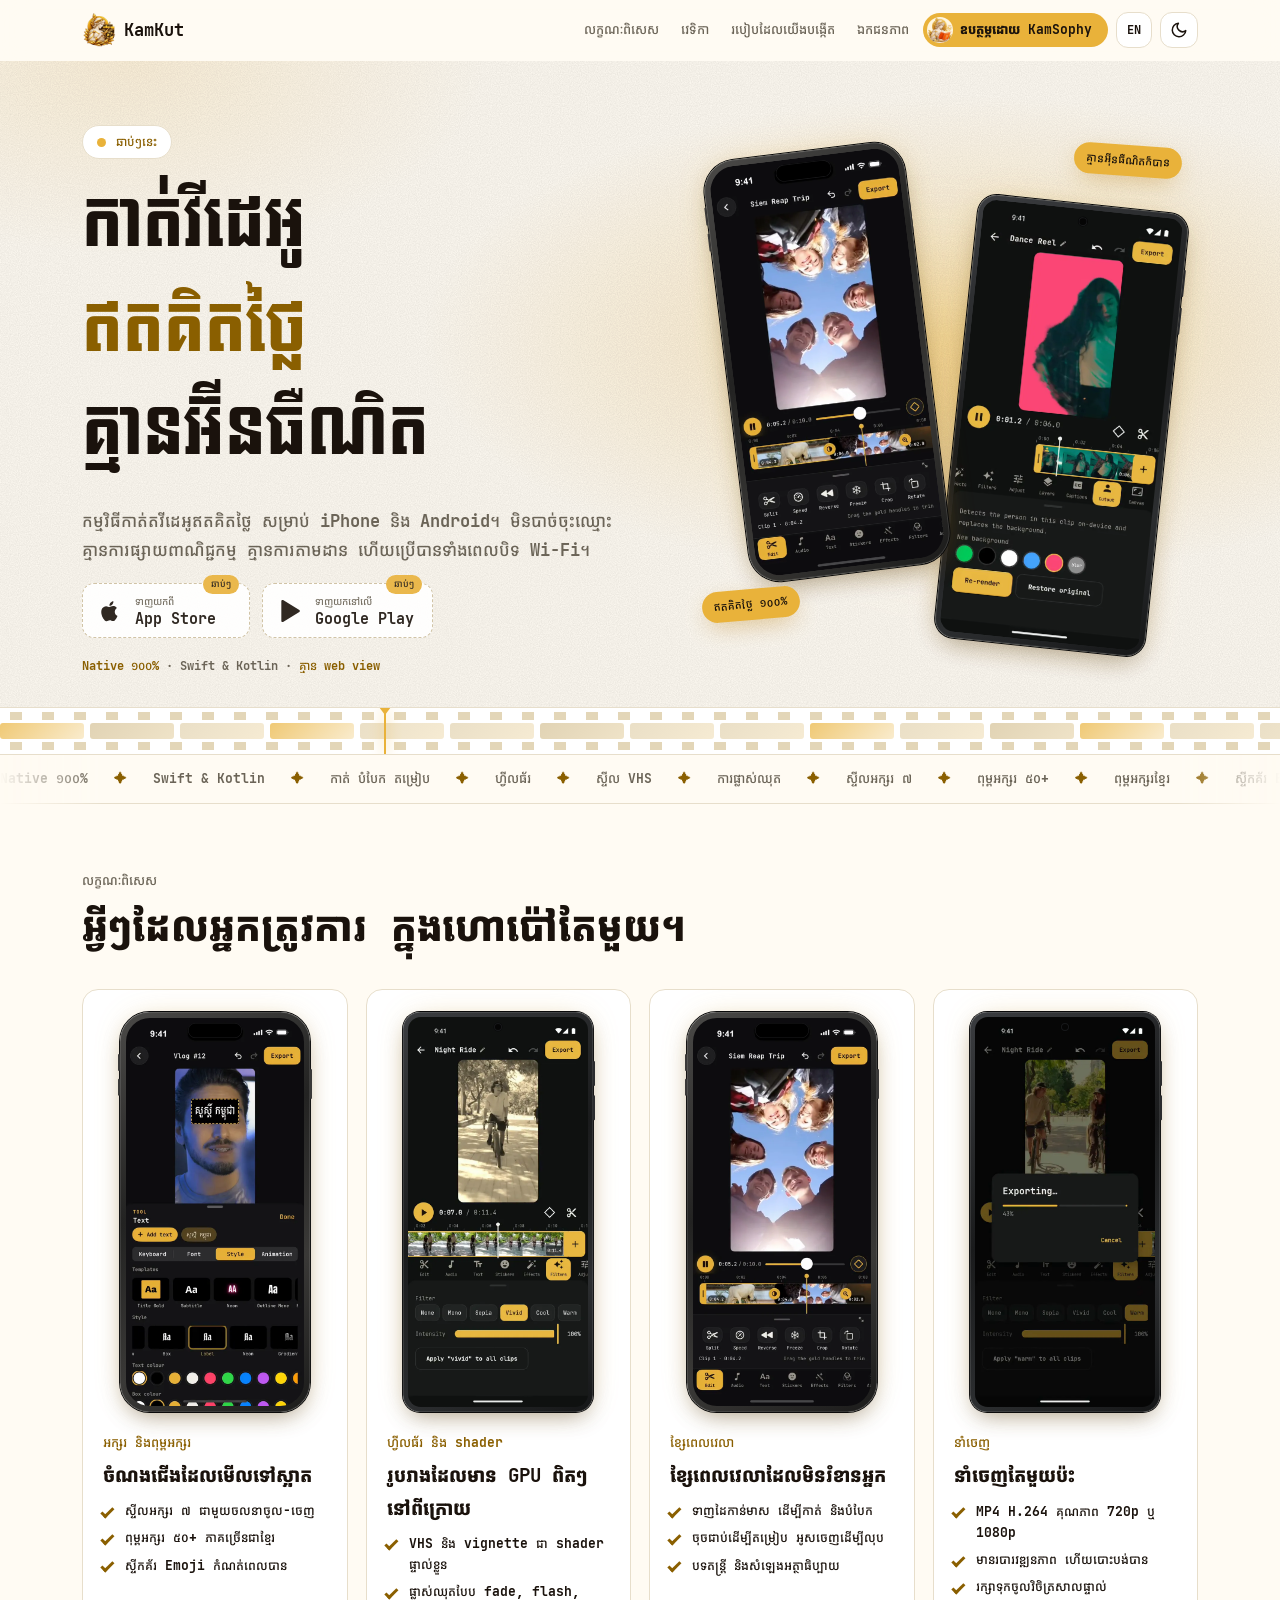
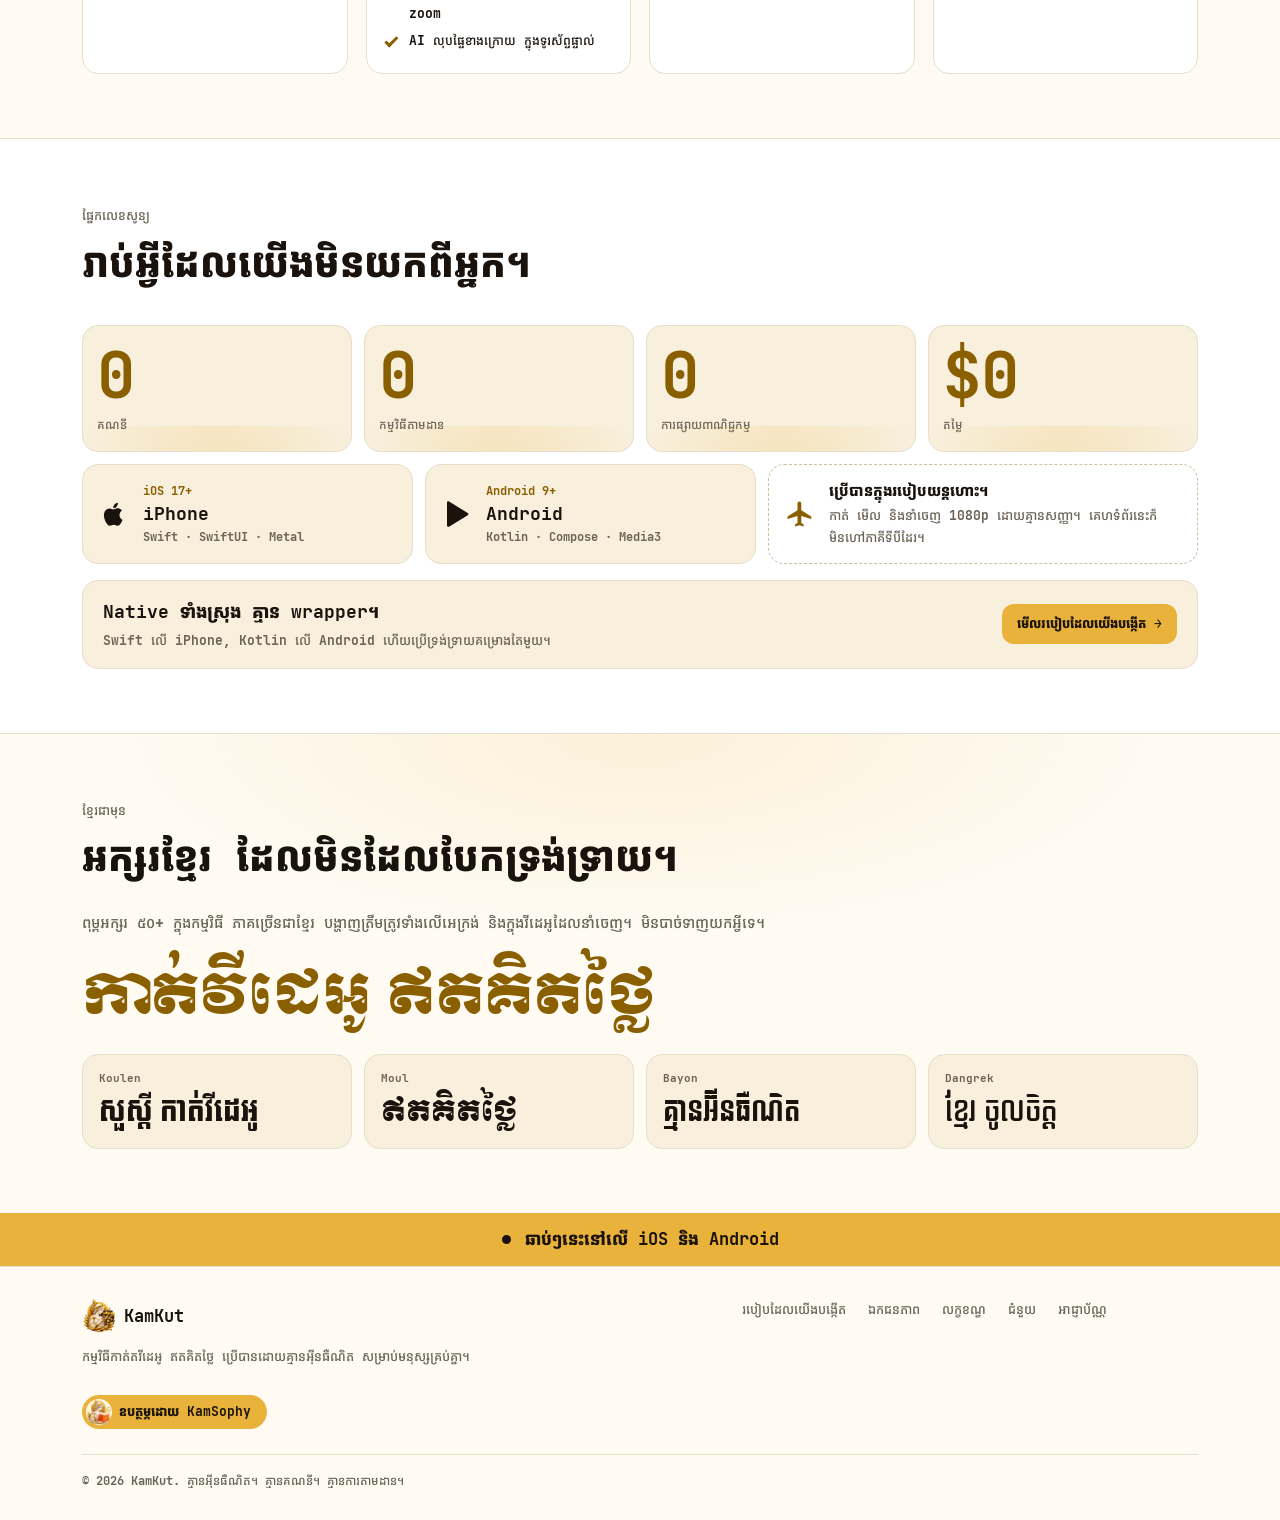
<file: index.html>
<!doctype html>
<html lang="km" data-lang="km">
<head>
<meta charset="utf-8">
<meta name="viewport" content="width=device-width,initial-scale=1">
<script>(function(){var d=document.documentElement,t,l;try{var q=new URLSearchParams(location.search);t=q.get("theme")||localStorage.getItem("kk-theme");l=q.get("lang")||localStorage.getItem("kk-lang")}catch(e){}if(t!=="light"&&t!=="dark")t=window.matchMedia&&matchMedia("(prefers-color-scheme: light)").matches?"light":"dark";if(l!=="en"&&l!=="km")l="km";d.setAttribute("data-theme",t);d.setAttribute("data-lang",l);d.setAttribute("lang",l);d.classList.add("js")})()</script>
<title>KamKut — កាត់វីដេអូ ឥតគិតថ្លៃ គ្មានអ៊ីនធឺណិត | Free offline video editor for iPhone and Android</title>
<meta name="description" content="KamKut កម្មវិធីកាត់តវីដេអូឥតគិតថ្លៃសម្រាប់ iOS និង Android មិនបាច់ចុះឈ្មោះ គ្មានការតាមដាន ប្រើបានទាំងគ្មានអ៊ីនធឺណិត។ ឆាប់ៗនេះ។ / Free video editor for iOS and Android. Trim, filter, add text, remove backgrounds on-device. No accounts, no tracking. Coming soon.">
<meta name="theme-color" content="#0F0F10">
<meta name="color-scheme" content="dark light">
<!-- NOTE: https://uddom1234.github.io/kamkut-site (GitHub Pages) is the base URL. Replace in canonical, og:url, og:image, sitemap.xml and robots.txt if you move to your own domain. -->
<link rel="canonical" href="https://uddom1234.github.io/kamkut-site/">
<meta property="og:type" content="website">
<meta property="og:site_name" content="KamKut">
<meta property="og:title" content="KamKut — កាត់វីដេអូ ឥតគិតថ្លៃ គ្មានអ៊ីនធឺណិត | Cut it. Free. Offline.">
<meta property="og:description" content="កម្មវិធីកាត់តវីដេអូឥតគិតថ្លៃសម្រាប់ iPhone និង Android។ The free video editor for iPhone and Android. No accounts, no ads, no tracking. Coming soon.">
<meta property="og:url" content="https://uddom1234.github.io/kamkut-site/">
<meta property="og:image" content="https://uddom1234.github.io/kamkut-site/assets/og-image.png">
<meta property="og:image:width" content="1200">
<meta property="og:image:height" content="630">
<meta name="twitter:card" content="summary_large_image">
<meta name="twitter:title" content="KamKut — Cut it. Free. Offline.">
<meta name="twitter:description" content="The free video editor for iPhone and Android. No accounts, no ads, no tracking. Coming soon.">
<meta name="twitter:image" content="https://uddom1234.github.io/kamkut-site/assets/og-image.png">
<link rel="icon" type="image/png" href="assets/brand/favicon.png">
<link rel="apple-touch-icon" href="assets/brand/apple-touch-icon.png">
<link rel="manifest" href="site.webmanifest">
<link rel="preload" href="assets/fonts/KantumruyPro_wght.ttf" as="font" type="font/ttf" crossorigin>
<link rel="stylesheet" href="assets/css/site.css">
<script defer src="assets/js/site.js"></script>
</head>
<body>
<a class="skip" href="#main"><span data-l="km">រំលងទៅមាតិកា</span><span data-l="en">Skip to content</span></a>

<header class="nav" id="top">
  <div class="wrap nav__in">
    <a class="brand" href="#top"><img src="assets/brand/kamkut-logo-192.webp" width="34" height="34" alt="">KamKut</a>
    <nav class="nav__links" aria-label="Primary"><a href="#features"><span data-l="km">លក្ខណៈពិសេស</span><span data-l="en">Features</span></a><a href="#platforms"><span data-l="km">វេទិកា</span><span data-l="en">Platforms</span></a><a href="how-its-built.html"><span data-l="km">របៀបដែលយើងបង្កើត</span><span data-l="en">How It's Built</span></a><a href="privacy.html"><span data-l="km">ឯកជនភាព</span><span data-l="en">Privacy</span></a></nav>
    <div class="nav__tools">
      <a class="spons" href="https://kamsophy.com" target="_blank" rel="noopener"><img src="assets/brand/kamsophy-logo-256.png" width="26" height="26" alt=""><span><span class="sp__pre"><span data-l="km">ឧបត្ថម្ភដោយ</span><span data-l="en">Sponsored By</span> </span><b>KamSophy</b></span></a>
      <button class="tbtn" id="lang-toggle" type="button" aria-label="ប្តូរទៅភាសាអង់គ្លេស" data-aria-km="ប្តូរទៅភាសាអង់គ្លេស" data-aria-en="Switch to Khmer"><span data-l="km">EN</span><span data-l="en">ខ្មែរ</span></button>
      <button class="tbtn" id="theme-toggle" type="button" aria-label="ប្តូរពន្លឺ ភ្លឺ/ងងឹត" data-aria-km="ប្តូរពន្លឺ ភ្លឺ/ងងឹត" data-aria-en="Toggle light and dark theme"><svg class="i-sun" viewBox="0 0 24 24" aria-hidden="true"><circle cx="12" cy="12" r="4"/><path d="M12 2v2M12 20v2M4.9 4.9l1.4 1.4M17.7 17.7l1.4 1.4M2 12h2M20 12h2M4.9 19.1l1.4-1.4M17.7 6.3l1.4-1.4"/></svg><svg class="i-moon" viewBox="0 0 24 24" aria-hidden="true"><path d="M21 12.8A9 9 0 1 1 11.2 3a7 7 0 0 0 9.8 9.8z"/></svg></button>
      <button class="tbtn tbtn--menu" id="menu-toggle" type="button" aria-expanded="false" aria-controls="nav-panel" aria-label="Menu" data-aria-km="ម៉ឺនុយ" data-aria-en="Menu"><svg viewBox="0 0 24 24" aria-hidden="true"><path d="M4 7h16M4 12h16M4 17h16"/></svg></button>
    </div>
    <div class="nav__panel" id="nav-panel"><a href="#features"><span data-l="km">លក្ខណៈពិសេស</span><span data-l="en">Features</span></a><a href="#platforms"><span data-l="km">វេទិកា</span><span data-l="en">Platforms</span></a><a href="how-its-built.html"><span data-l="km">របៀបដែលយើងបង្កើត</span><span data-l="en">How It's Built</span></a><a href="privacy.html"><span data-l="km">ឯកជនភាព</span><span data-l="en">Privacy</span></a></div>
  </div>
</header>

<main id="main">
<section class="hero" aria-labelledby="h1">
  <div class="grain" aria-hidden="true"></div>
  <div class="wrap hero__grid">
    <div>
      <p class="pill"><span class="dot" aria-hidden="true"></span><span data-l="km">ឆាប់ៗនេះ</span><span data-l="en">Coming soon</span></p>
      <h1 id="h1"><span data-l="km" class="disp">កាត់វីដេអូ<br><em>ឥតគិតថ្លៃ</em><br>គ្មានអ៊ីនធឺណិត</span><span data-l="en">Cut it.<br><em>Free.</em><br>Offline.</span></h1>
      <p class="hero__sub"><span data-l="km">កម្មវិធីកាត់តវីដេអូឥតគិតថ្លៃ សម្រាប់ iPhone និង Android។ មិនបាច់ចុះឈ្មោះ គ្មានការផ្សាយពាណិជ្ជកម្ម គ្មានការតាមដាន ហើយប្រើបានទាំងពេលបិទ Wi-Fi។</span><span data-l="en">Free video editor for iPhone and Android. No account, no ads, no tracking, and it works with the Wi-Fi off.</span></p>
      <div class="stores" role="group" aria-label="Store availability" data-aria-km="ហាងកម្មវិធី" data-aria-en="Store availability">
        <div class="store" aria-disabled="true"><svg viewBox="0 0 24 24" aria-hidden="true"><path d="M16.4 12.7c0-2.3 1.9-3.4 2-3.5-1.1-1.6-2.8-1.8-3.4-1.8-1.4-.1-2.8.9-3.5.9s-1.8-.8-3-.8c-1.5 0-3 .9-3.8 2.3-1.6 2.8-.4 7 1.2 9.3.8 1.1 1.700 2.400 2.900 2.300 1.200 0 1.600-.8 3-.8s1.800.8 3 .7c1.300 0 2.100-1.100 2.800-2.200.9-1.300 1.200-2.500 1.300-2.600-.1 0-2.500-1-2.500-3.800zM14.200 5.900c.6-.8 1.100-1.800.9-2.900-.9 0-2 .6-2.700 1.400-.6.700-1.100 1.800-.9 2.800 1 .1 2-.5 2.700-1.300z"/></svg><span><small><span data-l="km">ទាញយកពី</span><span data-l="en">Download on the</span></small><b>App Store</b></span><em class="soon"><span data-l="km">ឆាប់ៗ</span><span data-l="en">Soon</span></em></div>
        <div class="store" aria-disabled="true"><svg viewBox="0 0 24 24" aria-hidden="true"><path d="M4 2.800v18.400c0 .8.900 1.300 1.600.9l15-9.200c.7-.4.7-1.400 0-1.800L5.600 1.900C4.900 1.500 4 2 4 2.800z"/></svg><span><small><span data-l="km">ទាញយកនៅលើ</span><span data-l="en">Get it on</span></small><b>Google Play</b></span><em class="soon"><span data-l="km">ឆាប់ៗ</span><span data-l="en">Soon</span></em></div>
      </div>
      <p class="native-line"><span><span data-l="km">Native ១០០%</span><span data-l="en">100% native</span></span> &middot; Swift &amp; Kotlin &middot; <span data-l="km">គ្មាន web view</span><span data-l="en">no wrapper</span></p>
    </div>

    <div class="stage" id="stage" role="group" aria-label="KamKut លើ iPhone និង Android" data-aria-km="KamKut លើ iPhone និង Android" data-aria-en="KamKut running on an iPhone and an Android phone">
      <div class="glow" aria-hidden="true"></div>
      <div class="phone phone--ios p-ios"><div class="phone__body"><div class="phone__screen"><video autoplay muted loop playsinline preload="metadata" poster="assets/mockups/ios-editor-poster.webp" width="600" height="1304" disablepictureinpicture aria-label="KamKut លើ iPhone៖ កម្មវិធីកាត់តវីដេអូជាមួយខ្សែពេលវេលា ហ្វីលធ័រ និងអក្សរ" data-aria-km="KamKut លើ iPhone៖ កម្មវិធីកាត់តវីដេអូជាមួយខ្សែពេលវេលា ហ្វីលធ័រ និងអក្សរ" data-aria-en="KamKut on iPhone: the video editor with a timeline, filters and text tools"><source src="assets/mockups/ios-editor.mp4" type="video/mp4"></video></div></div></div>
      <div class="phone phone--android p-and"><div class="phone__body"><div class="phone__screen"><video autoplay muted loop playsinline preload="metadata" poster="assets/mockups/android-cutout-poster.webp" width="600" height="1300" disablepictureinpicture aria-label="KamKut លើ Android៖ AI លុបផ្ទៃខាងក្រោយនៃវីដេអូបុគ្គល" data-aria-km="KamKut លើ Android៖ AI លុបផ្ទៃខាងក្រោយនៃវីដេអូបុគ្គល" data-aria-en="KamKut on Android: AI background removal on a portrait clip"><source src="assets/mockups/android-cutout.mp4" type="video/mp4"></video></div></div></div>
      <span class="tag tag--a" aria-hidden="true"><span data-l="km">ឥតគិតថ្លៃ ១០០%</span><span data-l="en">100% free</span></span>
      <span class="tag tag--b" aria-hidden="true"><span data-l="km">គ្មានអ៊ីនធឺណិតក៏បាន</span><span data-l="en">Works offline</span></span>
    </div>
  </div>
  <div class="filmstrip" aria-hidden="true">
    <div class="frames"><i></i><i></i><i></i><i></i><i></i><i></i><i></i><i></i><i></i><i></i><i></i><i></i><i></i><i></i><i></i><i></i><i></i><i></i><i></i><i></i><i></i><i></i><i></i><i></i><i></i><i></i><i></i><i></i><i></i><i></i><i></i><i></i><i></i><i></i><i></i><i></i><i></i><i></i><i></i><i></i></div><div class="head"></div>
  </div>
</section>

<div class="marquee" role="group" aria-label="Features" data-aria-km="លក្ខណៈពិសេស" data-aria-en="Features">
  <div class="marquee__track"><div class="grp"><span class="mi"><span data-l="km">Native ១០០%</span><span data-l="en">100% native</span></span><span class="mi"><span data-l="km">Swift &amp; Kotlin</span><span data-l="en">Swift &amp; Kotlin</span></span><span class="mi"><span data-l="km">កាត់ បំបែក តម្រៀប</span><span data-l="en">Trim · Split · Reorder</span></span><span class="mi"><span data-l="km">ហ្វីលធ័រ</span><span data-l="en">Filters</span></span><span class="mi"><span data-l="km">ស្ទីល VHS</span><span data-l="en">VHS shader</span></span><span class="mi"><span data-l="km">ការផ្លាស់ឈុត</span><span data-l="en">Transitions</span></span><span class="mi"><span data-l="km">ស្ទីលអក្សរ ៧</span><span data-l="en">7 text styles</span></span><span class="mi"><span data-l="km">ពុម្ពអក្សរ ៥០+</span><span data-l="en">50+ fonts</span></span><span class="mi"><span data-l="km">ពុម្ពអក្សរខ្មែរ</span><span data-l="en">Khmer fonts</span></span><span class="mi"><span data-l="km">ស្ទីកគ័រ Emoji</span><span data-l="en">Emoji stickers</span></span><span class="mi"><span data-l="km">រូបក្នុងរូប</span><span data-l="en">Picture-in-picture</span></span><span class="mi"><span data-l="km">តន្ត្រី និងសំឡេង</span><span data-l="en">Music &amp; voiceover</span></span><span class="mi"><span data-l="km">AI កាត់ផ្ទៃខាងក្រោយ</span><span data-l="en">AI cutout</span></span><span class="mi"><span data-l="km">720p / 1080p</span><span data-l="en">720p / 1080p</span></span><span class="mi"><span data-l="km">មិនបាច់ចុះឈ្មោះ</span><span data-l="en">No sign-in</span></span><span class="mi"><span data-l="km">ប្រើបានក្នុងរបៀបយន្តហោះ</span><span data-l="en">Airplane mode ready</span></span><span class="mi"><span data-l="km">គ្មានសិទ្ធិប្រើបណ្តាញ</span><span data-l="en">Zero network permission</span></span></div><div class="grp" aria-hidden="true"><span class="mi"><span data-l="km">Native ១០០%</span><span data-l="en">100% native</span></span><span class="mi"><span data-l="km">Swift &amp; Kotlin</span><span data-l="en">Swift &amp; Kotlin</span></span><span class="mi"><span data-l="km">កាត់ បំបែក តម្រៀប</span><span data-l="en">Trim · Split · Reorder</span></span><span class="mi"><span data-l="km">ហ្វីលធ័រ</span><span data-l="en">Filters</span></span><span class="mi"><span data-l="km">ស្ទីល VHS</span><span data-l="en">VHS shader</span></span><span class="mi"><span data-l="km">ការផ្លាស់ឈុត</span><span data-l="en">Transitions</span></span><span class="mi"><span data-l="km">ស្ទីលអក្សរ ៧</span><span data-l="en">7 text styles</span></span><span class="mi"><span data-l="km">ពុម្ពអក្សរ ៥០+</span><span data-l="en">50+ fonts</span></span><span class="mi"><span data-l="km">ពុម្ពអក្សរខ្មែរ</span><span data-l="en">Khmer fonts</span></span><span class="mi"><span data-l="km">ស្ទីកគ័រ Emoji</span><span data-l="en">Emoji stickers</span></span><span class="mi"><span data-l="km">រូបក្នុងរូប</span><span data-l="en">Picture-in-picture</span></span><span class="mi"><span data-l="km">តន្ត្រី និងសំឡេង</span><span data-l="en">Music &amp; voiceover</span></span><span class="mi"><span data-l="km">AI កាត់ផ្ទៃខាងក្រោយ</span><span data-l="en">AI cutout</span></span><span class="mi"><span data-l="km">720p / 1080p</span><span data-l="en">720p / 1080p</span></span><span class="mi"><span data-l="km">មិនបាច់ចុះឈ្មោះ</span><span data-l="en">No sign-in</span></span><span class="mi"><span data-l="km">ប្រើបានក្នុងរបៀបយន្តហោះ</span><span data-l="en">Airplane mode ready</span></span><span class="mi"><span data-l="km">គ្មានសិទ្ធិប្រើបណ្តាញ</span><span data-l="en">Zero network permission</span></span></div></div>
</div>

<section class="sec" id="features" aria-labelledby="feat-h">
  <div class="wrap">
    <div class="sec__head rv"><p class="kicker"><span data-l="km">លក្ខណៈពិសេស</span><span data-l="en">Features</span></p><h2 id="feat-h"><span data-l="km">អ្វីៗដែលអ្នកត្រូវការ ក្នុងហោប៉ៅតែមួយ។</span><span data-l="en">Everything a pocket editor needs.</span></h2></div>
    <div class="fgrid">
      <article class="fcell rv"><div class="phone phone--ios"><div class="phone__body"><div class="phone__screen"><video muted loop playsinline preload="none" poster="assets/mockups/ios-text-poster.webp" width="600" height="1304" disablepictureinpicture data-lazy aria-label="KamKut លើ iPhone៖ ដាក់អក្សរស្ទីលលើវីដេអូ" data-aria-km="KamKut លើ iPhone៖ ដាក់អក្សរស្ទីលលើវីដេអូ" data-aria-en="KamKut on iPhone: adding styled text over a video clip"><source src="assets/mockups/ios-text.mp4" type="video/mp4"></video></div></div></div><div><p class="kicker"><span data-l="km">អក្សរ និងពុម្ពអក្សរ</span><span data-l="en">Text &amp; fonts</span></p><h3><span data-l="km">ចំណងជើងដែលមើលទៅស្អាត</span><span data-l="en">Titles that look like titles.</span></h3><ul class="ticks"><li><span data-l="km">ស្ទីលអក្សរ ៧ ជាមួយចលនាចូល-ចេញ</span><span data-l="en">7 text styles with in/out animations</span></li><li><span data-l="km">ពុម្ពអក្សរ ៥០+ ភាគច្រើនជាខ្មែរ</span><span data-l="en">50+ fonts, many of them Khmer</span></li><li><span data-l="km">ស្ទីកគ័រ Emoji កំណត់ពេលបាន</span><span data-l="en">Emoji stickers, timed to the beat</span></li></ul></div></article><article class="fcell rv"><div class="phone phone--android"><div class="phone__body"><div class="phone__screen"><video muted loop playsinline preload="none" poster="assets/mockups/android-filters-poster.webp" width="600" height="1300" disablepictureinpicture data-lazy aria-label="KamKut លើ Android៖ ជ្រើសរើសហ្វីលធ័រ VHS សម្រាប់ឈុតវីដេអូ" data-aria-km="KamKut លើ Android៖ ជ្រើសរើសហ្វីលធ័រ VHS សម្រាប់ឈុតវីដេអូ" data-aria-en="KamKut on Android: choosing a VHS filter for a clip"><source src="assets/mockups/android-filters.mp4" type="video/mp4"></video></div></div></div><div><p class="kicker"><span data-l="km">ហ្វីលធ័រ និង shader</span><span data-l="en">Filters &amp; shaders</span></p><h3><span data-l="km">រូបរាងដែលមាន GPU ពិតៗ នៅពីក្រោយ</span><span data-l="en">Looks with real GPU behind them.</span></h3><ul class="ticks"><li><span data-l="km">VHS និង vignette ជា shader ផ្ទាល់ខ្លួន</span><span data-l="en">Custom VHS and vignette GPU shaders</span></li><li><span data-l="km">ផ្លាស់ឈុតបែប fade, flash, zoom</span><span data-l="en">Fade, flash and zoom transitions</span></li><li><span data-l="km">AI លុបផ្ទៃខាងក្រោយ ក្នុងទូរស័ព្ទផ្ទាល់</span><span data-l="en">On-device AI background removal</span></li></ul></div></article><article class="fcell rv"><div class="phone phone--ios"><div class="phone__body"><div class="phone__screen"><video muted loop playsinline preload="none" poster="assets/mockups/ios-editor-poster.webp" width="600" height="1304" disablepictureinpicture data-lazy aria-label="KamKut លើ iPhone៖ កាត់ឈុតវីដេអូដោយដៃកាន់មាសលើខ្សែពេលវេលា" data-aria-km="KamKut លើ iPhone៖ កាត់ឈុតវីដេអូដោយដៃកាន់មាសលើខ្សែពេលវេលា" data-aria-en="KamKut on iPhone: trimming a clip with gold handles on the timeline"><source src="assets/mockups/ios-editor.mp4" type="video/mp4"></video></div></div></div><div><p class="kicker"><span data-l="km">ខ្សែពេលវេលា</span><span data-l="en">Timeline</span></p><h3><span data-l="km">ខ្សែពេលវេលាដែលមិនរំខានអ្នក</span><span data-l="en">A timeline that stays out of your way.</span></h3><ul class="ticks"><li><span data-l="km">ទាញដៃកាន់មាស ដើម្បីកាត់ និងបំបែក</span><span data-l="en">Drag gold handles to trim and split</span></li><li><span data-l="km">ចុចជាប់ដើម្បីតម្រៀប អូសចេញដើម្បីលុប</span><span data-l="en">Long-press to reorder, flick out to delete</span></li><li><span data-l="km">បទតន្ត្រី និងសំឡេងអត្ថាធិប្បាយ</span><span data-l="en">Music and voiceover tracks</span></li></ul></div></article><article class="fcell rv"><div class="phone phone--android"><div class="phone__body"><div class="phone__screen"><video muted loop playsinline preload="none" poster="assets/mockups/android-export-poster.webp" width="600" height="1300" disablepictureinpicture data-lazy aria-label="KamKut លើ Android៖ នាំចេញវីដេអូ 1080p ជាមួយរបារវឌ្ឍនភាព" data-aria-km="KamKut លើ Android៖ នាំចេញវីដេអូ 1080p ជាមួយរបារវឌ្ឍនភាព" data-aria-en="KamKut on Android: exporting a video at 1080p with a progress bar"><source src="assets/mockups/android-export.mp4" type="video/mp4"></video></div></div></div><div><p class="kicker"><span data-l="km">នាំចេញ</span><span data-l="en">Export</span></p><h3><span data-l="km">នាំចេញតែមួយប៉ះ</span><span data-l="en">Export in a single tap.</span></h3><ul class="ticks"><li><span data-l="km">MP4 H.264 គុណភាព 720p ឬ 1080p</span><span data-l="en">H.264 MP4 at 720p or 1080p</span></li><li><span data-l="km">មានរបារវឌ្ឍនភាព ហើយបោះបង់បាន</span><span data-l="en">Progress bar, cancel any time</span></li><li><span data-l="km">រក្សាទុកចូលវិចិត្រសាលផ្ទាល់</span><span data-l="en">Saved straight to your gallery</span></li></ul></div></article>
    </div>
  </div>
</section>

<section class="sec zero" id="privacy" aria-labelledby="zero-h">
  <div class="wrap">
    <div class="sec__head rv"><p class="kicker"><span data-l="km">ផ្នែកលេខសូន្យ</span><span data-l="en">The zero section</span></p><h2 id="zero-h"><span data-l="km">រាប់អ្វីដែលយើងមិនយកពីអ្នក។</span><span data-l="en">Count what we don't take.</span></h2></div>
    <div class="stats">
      <div class="stat rv "><b>0</b><span><span data-l="km">គណនី</span><span data-l="en">Accounts</span></span></div>
      <div class="stat rv d1"><b>0</b><span><span data-l="km">កម្មវិធីតាមដាន</span><span data-l="en">Trackers</span></span></div>
      <div class="stat rv d2"><b>0</b><span><span data-l="km">ការផ្សាយពាណិជ្ជកម្ម</span><span data-l="en">Ads</span></span></div>
      <div class="stat rv d3"><b>$0</b><span><span data-l="km">តម្លៃ</span><span data-l="en">Price</span></span></div>
    </div>
    <div class="plats" id="platforms">
      <div class="plat rv"><svg viewBox="0 0 24 24" aria-hidden="true"><path d="M16.4 12.7c0-2.3 1.9-3.4 2-3.5-1.1-1.6-2.8-1.8-3.4-1.8-1.4-.1-2.8.9-3.5.9s-1.8-.8-3-.8c-1.5 0-3 .9-3.8 2.3-1.6 2.8-.4 7 1.2 9.3.8 1.1 1.700 2.400 2.900 2.300 1.200 0 1.600-.8 3-.8s1.800.8 3 .7c1.300 0 2.100-1.100 2.800-2.200.9-1.300 1.200-2.500 1.300-2.600-.1 0-2.500-1-2.500-3.800zM14.200 5.900c.6-.8 1.100-1.800.9-2.900-.9 0-2 .6-2.700 1.400-.6.700-1.100 1.800-.9 2.800 1 .1 2-.5 2.700-1.300z"/></svg><div><span class="req">iOS 17+</span><h3>iPhone</h3><small>Swift · SwiftUI · Metal</small></div></div>
      <div class="plat rv d1"><svg viewBox="0 0 24 24" aria-hidden="true"><path d="M4 2.800v18.400c0 .8.900 1.300 1.600.9l15-9.200c.7-.4.7-1.400 0-1.800L5.600 1.900C4.900 1.500 4 2 4 2.800z"/></svg><div><span class="req">Android 9+</span><h3>Android</h3><small>Kotlin · Compose · Media3</small></div></div>
      <div class="airplane rv d2"><svg viewBox="0 0 24 24" aria-hidden="true"><path d="M21 16v-2l-8-5V3.500a1.500 1.500 0 0 0-3 0V9l-8 5v2l8-2.500V19l-2 1.500V22l3.500-1 3.500 1v-1.500L13 19v-5.500z"/></svg><p><b><span data-l="km">ប្រើបានក្នុងរបៀបយន្តហោះ។</span><span data-l="en">Works in airplane mode.</span></b><span data-l="km">កាត់ មើល និងនាំចេញ 1080p ដោយគ្មានសញ្ញា។ គេហទំព័រនេះក៏មិនហៅភាគីទីបីដែរ។</span><span data-l="en">Edit and export 1080p with no signal. This website makes no third-party requests either.</span></p></div>
    </div>
    <div class="teaser rv">
      <div><h3><span data-l="km">Native ទាំងស្រុង គ្មាន wrapper។</span><span data-l="en">Fully native. No wrapper.</span></h3><p><span data-l="km">Swift លើ iPhone, Kotlin លើ Android ហើយប្រើទ្រង់ទ្រាយគម្រោងតែមួយ។</span><span data-l="en">Swift on iPhone, Kotlin on Android, one shared project format.</span></p></div>
      <a class="btn btn--gold btn--sm" href="how-its-built.html"><span data-l="km">មើលរបៀបដែលយើងបង្កើត →</span><span data-l="en">See how it's built →</span></a>
    </div>
  </div>
</section>

<section class="sec khmer" aria-labelledby="km-h">
  <div class="wrap">
    <div class="sec__head rv"><p class="kicker"><span data-l="km">ខ្មែរជាមុន</span><span data-l="en">Khmer-first</span></p><h2 id="km-h"><span data-l="km">អក្សរខ្មែរ ដែលមិនដែលបែកទ្រង់ទ្រាយ។</span><span data-l="en">Khmer type that doesn't break.</span></h2><p><span data-l="km">ពុម្ពអក្សរ ៥០+ ក្នុងកម្មវិធី ភាគច្រើនជាខ្មែរ បង្ហាញត្រឹមត្រូវទាំងលើអេក្រង់ និងក្នុងវីដេអូដែលនាំចេញ។ មិនបាច់ទាញយកអ្វីទេ។</span><span data-l="en">50+ bundled fonts, many of them Khmer, rendered properly in your titles and in the exported video. No downloads.</span></p></div>
    <p class="khmer__big rv" lang="km">កាត់វីដេអូ ឥតគិតថ្លៃ</p>
    <div class="fontgrid">
      <div class="fcard rv"><small>Koulen</small><p lang="km" style="font-family:Koulen">សួស្ដី កាត់វីដេអូ</p></div>
      <div class="fcard rv d1"><small>Moul</small><p lang="km" style="font-family:Moul">ឥតគិតថ្លៃ</p></div>
      <div class="fcard rv d2"><small>Bayon</small><p lang="km" style="font-family:Bayon">គ្មានអ៊ីនធឺណិត</p></div>
      <div class="fcard rv d3"><small>Dangrek</small><p lang="km" style="font-family:Dangrek">ខ្មែរ ចូលចិត្ត</p></div>
    </div>
  </div>
</section>

<div class="launch" role="status"><div class="wrap"><span class="dot" aria-hidden="true"></span><b><span data-l="km">ឆាប់ៗនេះនៅលើ iOS និង Android</span><span data-l="en">Launching soon on iOS and Android</span></b></div></div>
</main>

<footer class="foot">
  <div class="wrap foot__in">
    <div>
      <a class="brand" href="#top"><img src="assets/brand/kamkut-logo-192.webp" width="34" height="34" alt="">KamKut</a>
      <p class="muted"><span data-l="km">កម្មវិធីកាត់តវីដេអូ ឥតគិតថ្លៃ ប្រើបានដោយគ្មានអ៊ីនធឺណិត សម្រាប់មនុស្សគ្រប់គ្នា។</span><span data-l="en">Free, offline video editing for everyone.</span></p>
      <a class="spons" href="https://kamsophy.com" target="_blank" rel="noopener"><img src="assets/brand/kamsophy-logo-256.png" width="26" height="26" alt=""><span><span data-l="km">ឧបត្ថម្ភដោយ</span><span data-l="en">Sponsored By</span> <b>KamSophy</b></span></a>
    </div>
    <nav aria-label="Footer"><a href="how-its-built.html"><span data-l="km">របៀបដែលយើងបង្កើត</span><span data-l="en">How It's Built</span></a><a href="privacy.html"><span data-l="km">ឯកជនភាព</span><span data-l="en">Privacy</span></a><a href="terms.html"><span data-l="km">លក្ខខណ្ឌ</span><span data-l="en">Terms</span></a><a href="support.html"><span data-l="km">ជំនួយ</span><span data-l="en">Support</span></a><a href="licenses.html"><span data-l="km">អាជ្ញាប័ណ្ណ</span><span data-l="en">Licenses</span></a></nav>
    <p class="copy">&copy; 2026 KamKut. <span data-l="km">គ្មានអ៊ីនធឺណិត។ គ្មានគណនី។ គ្មានការតាមដាន។</span><span data-l="en">Fully offline. No accounts. No tracking.</span></p>
  </div>
</footer>
</body>
</html>
</file>
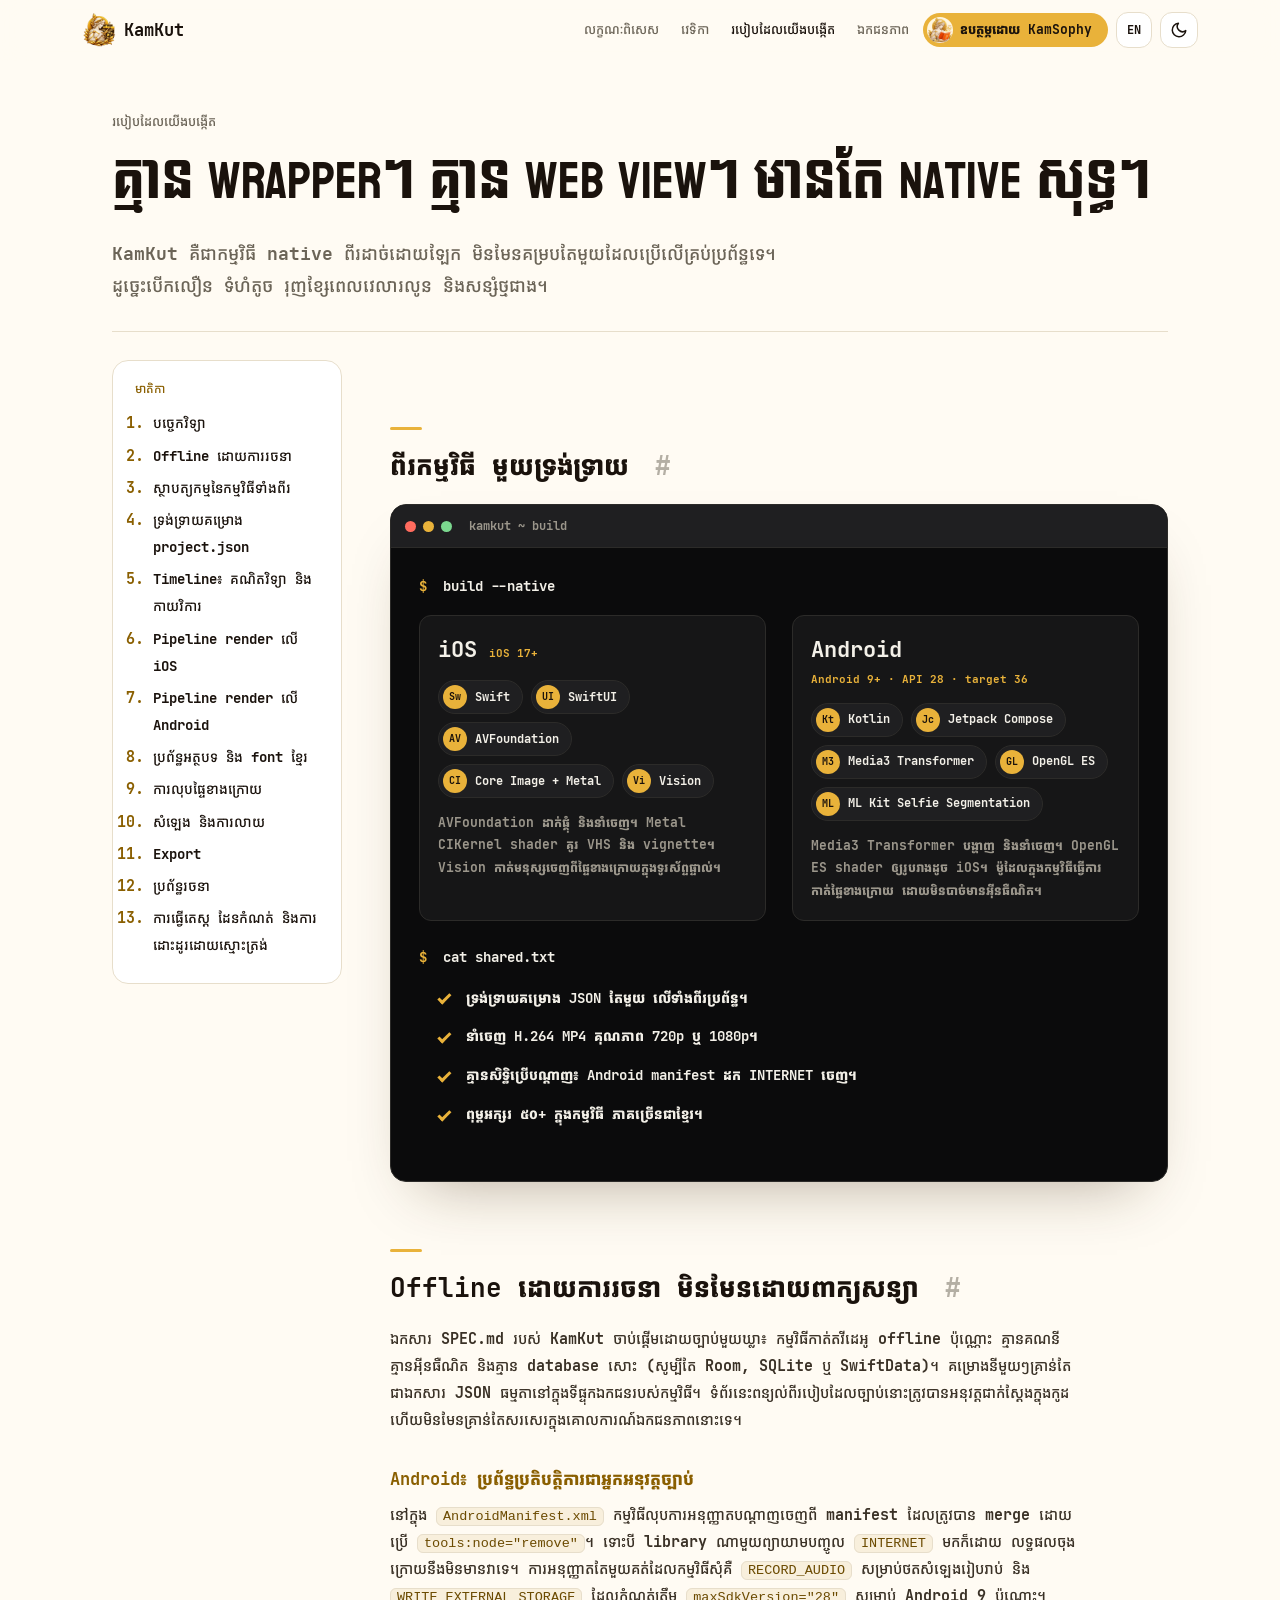
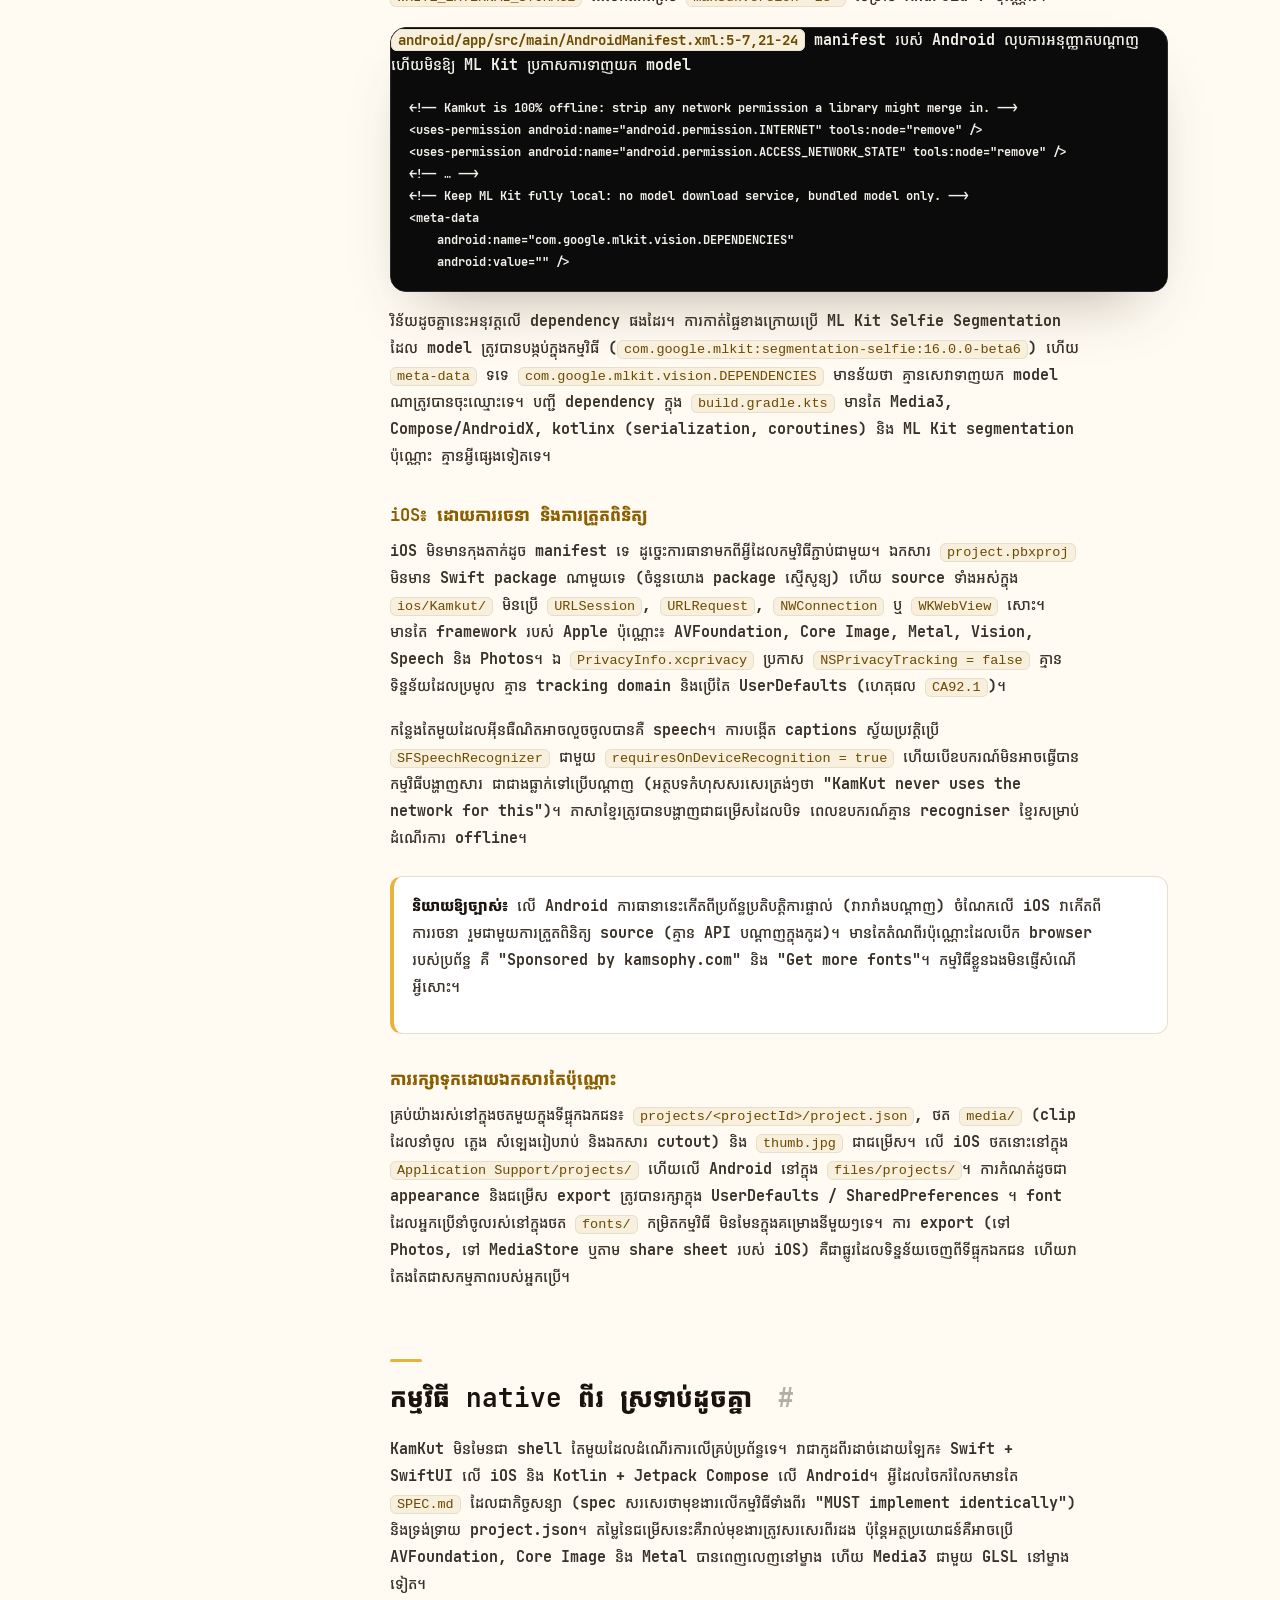
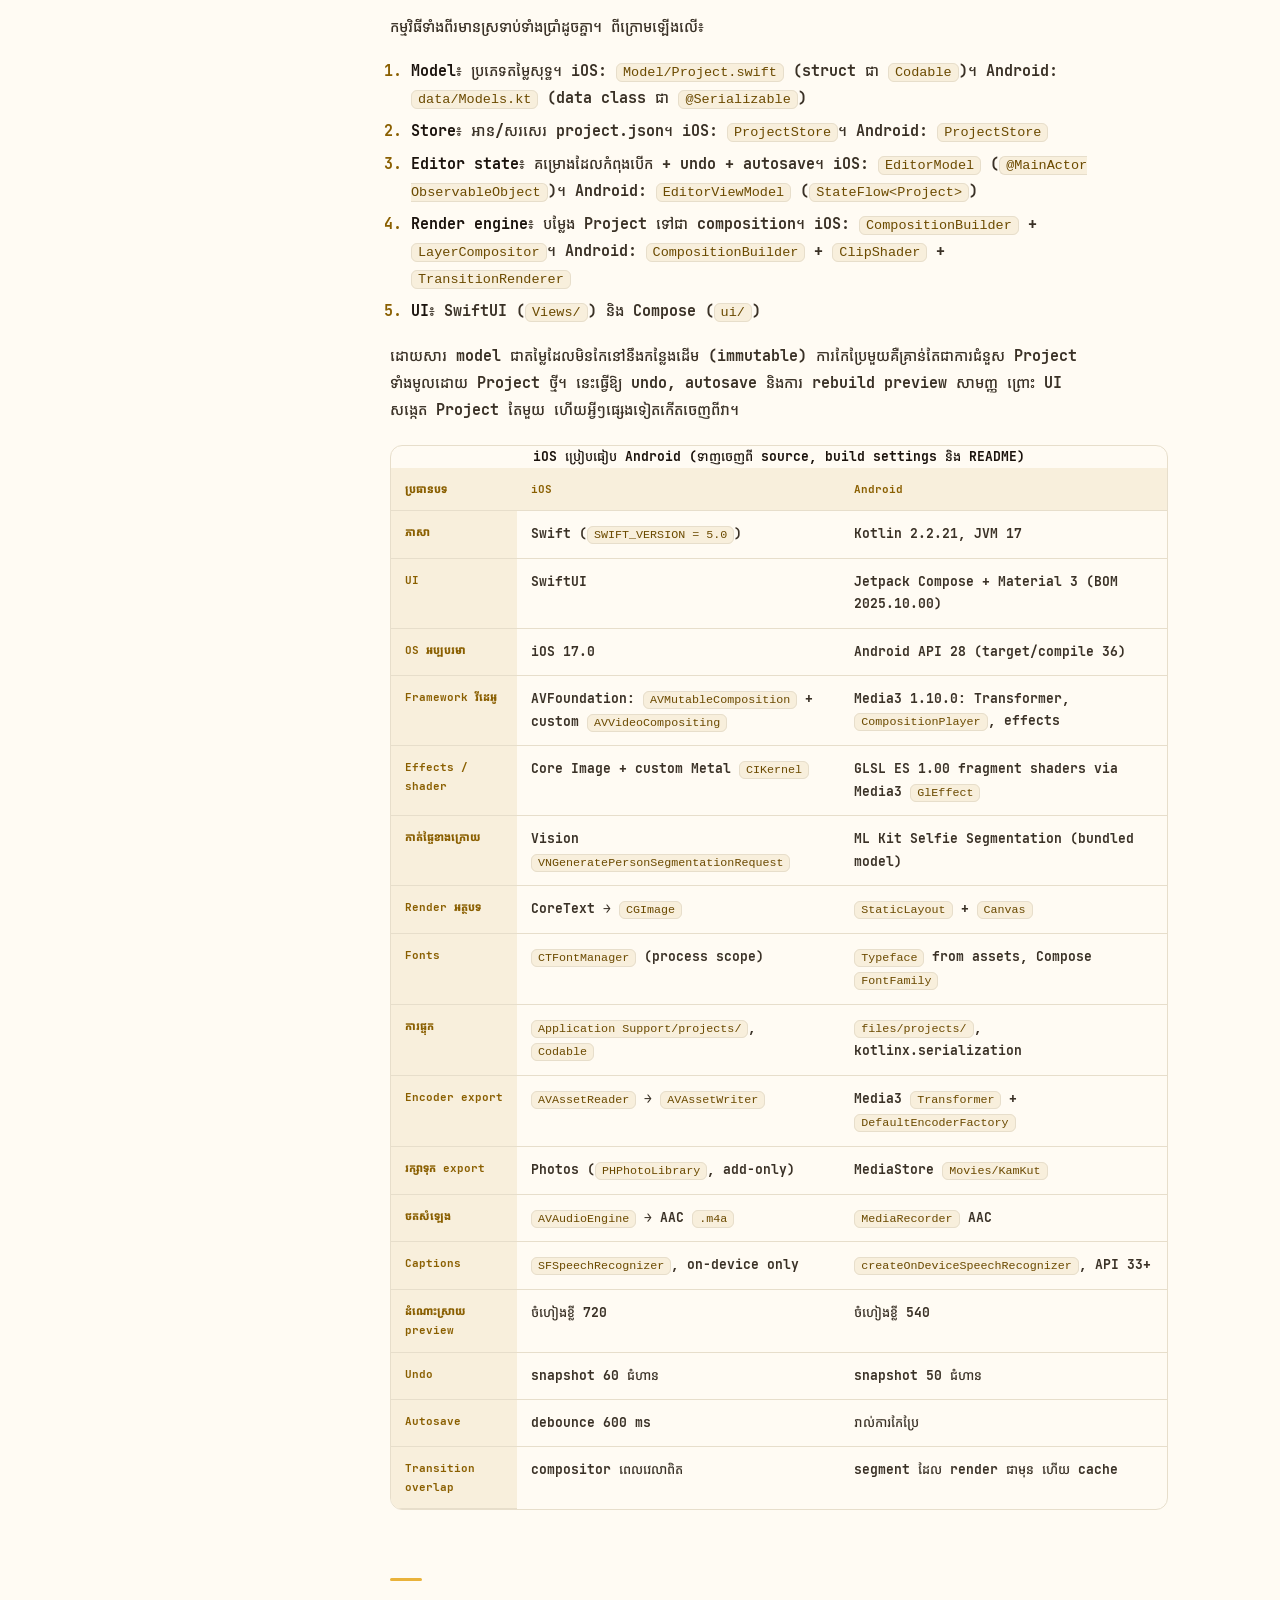
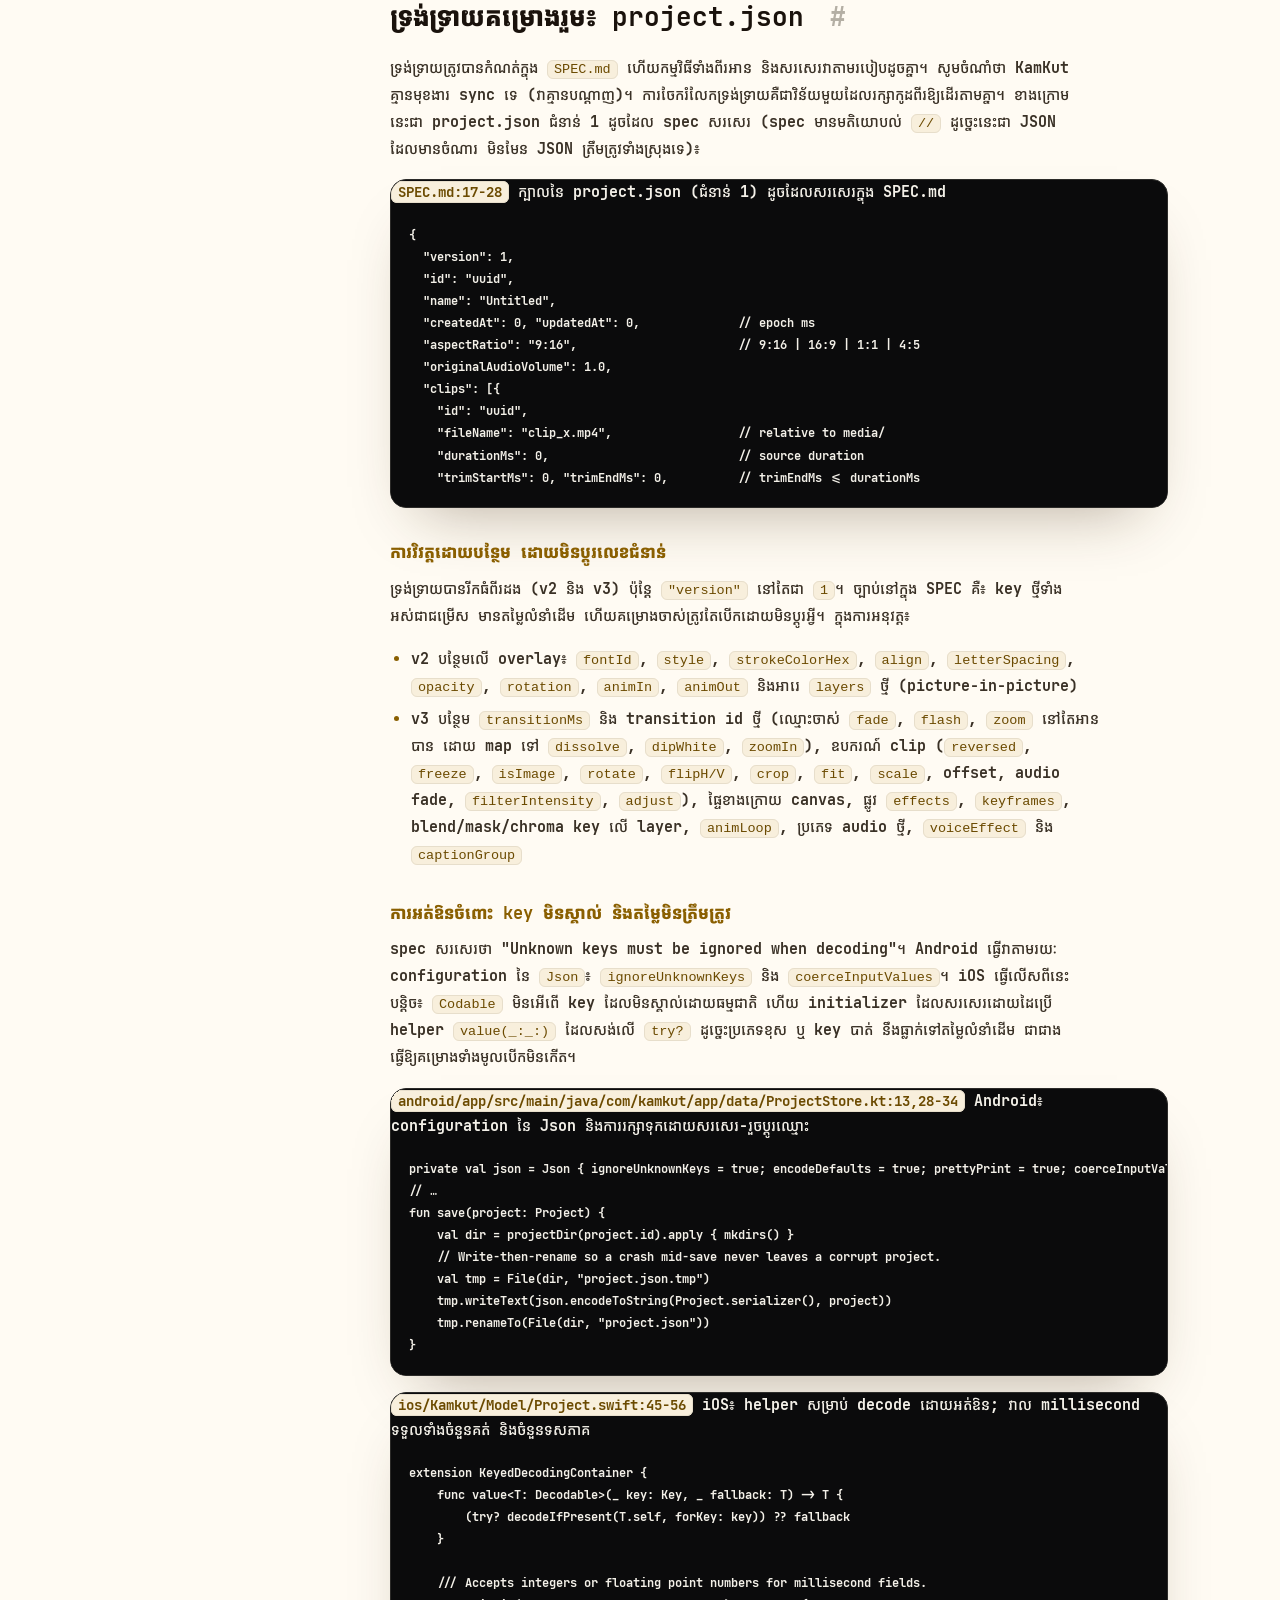
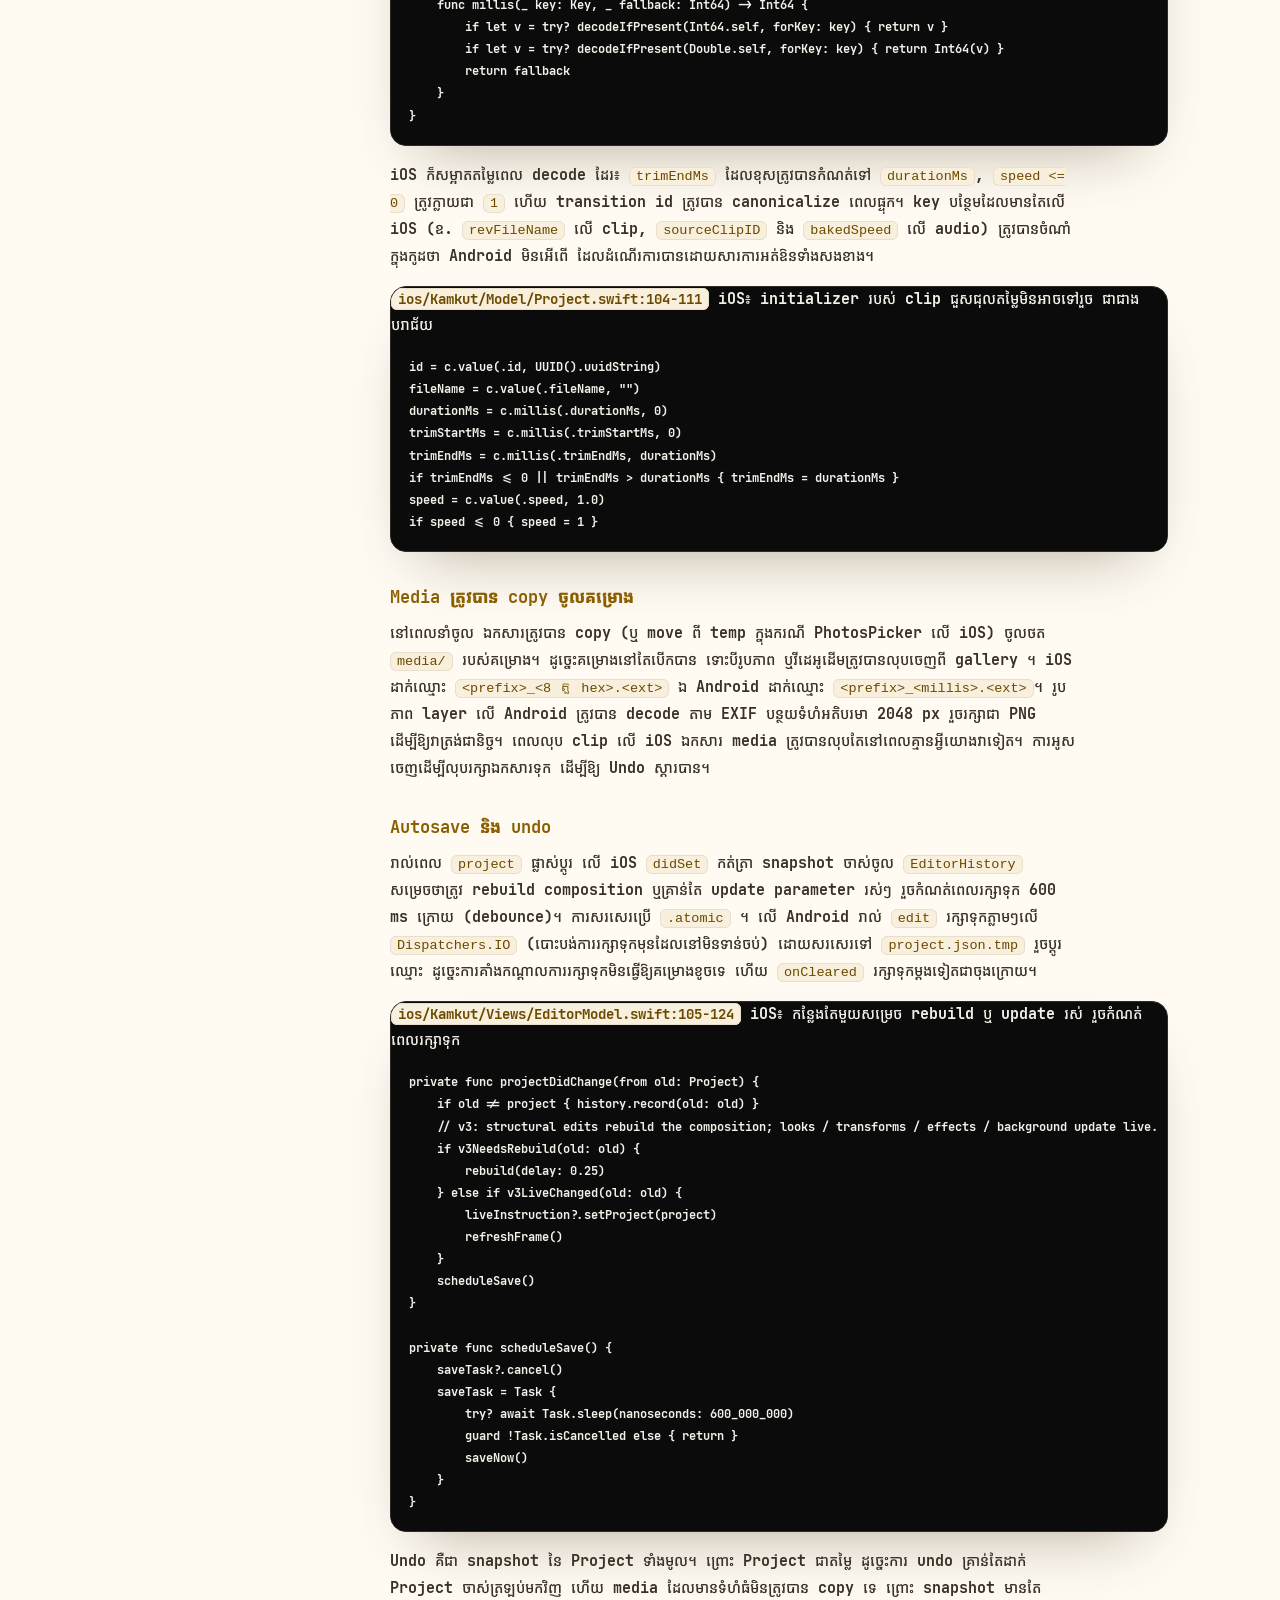
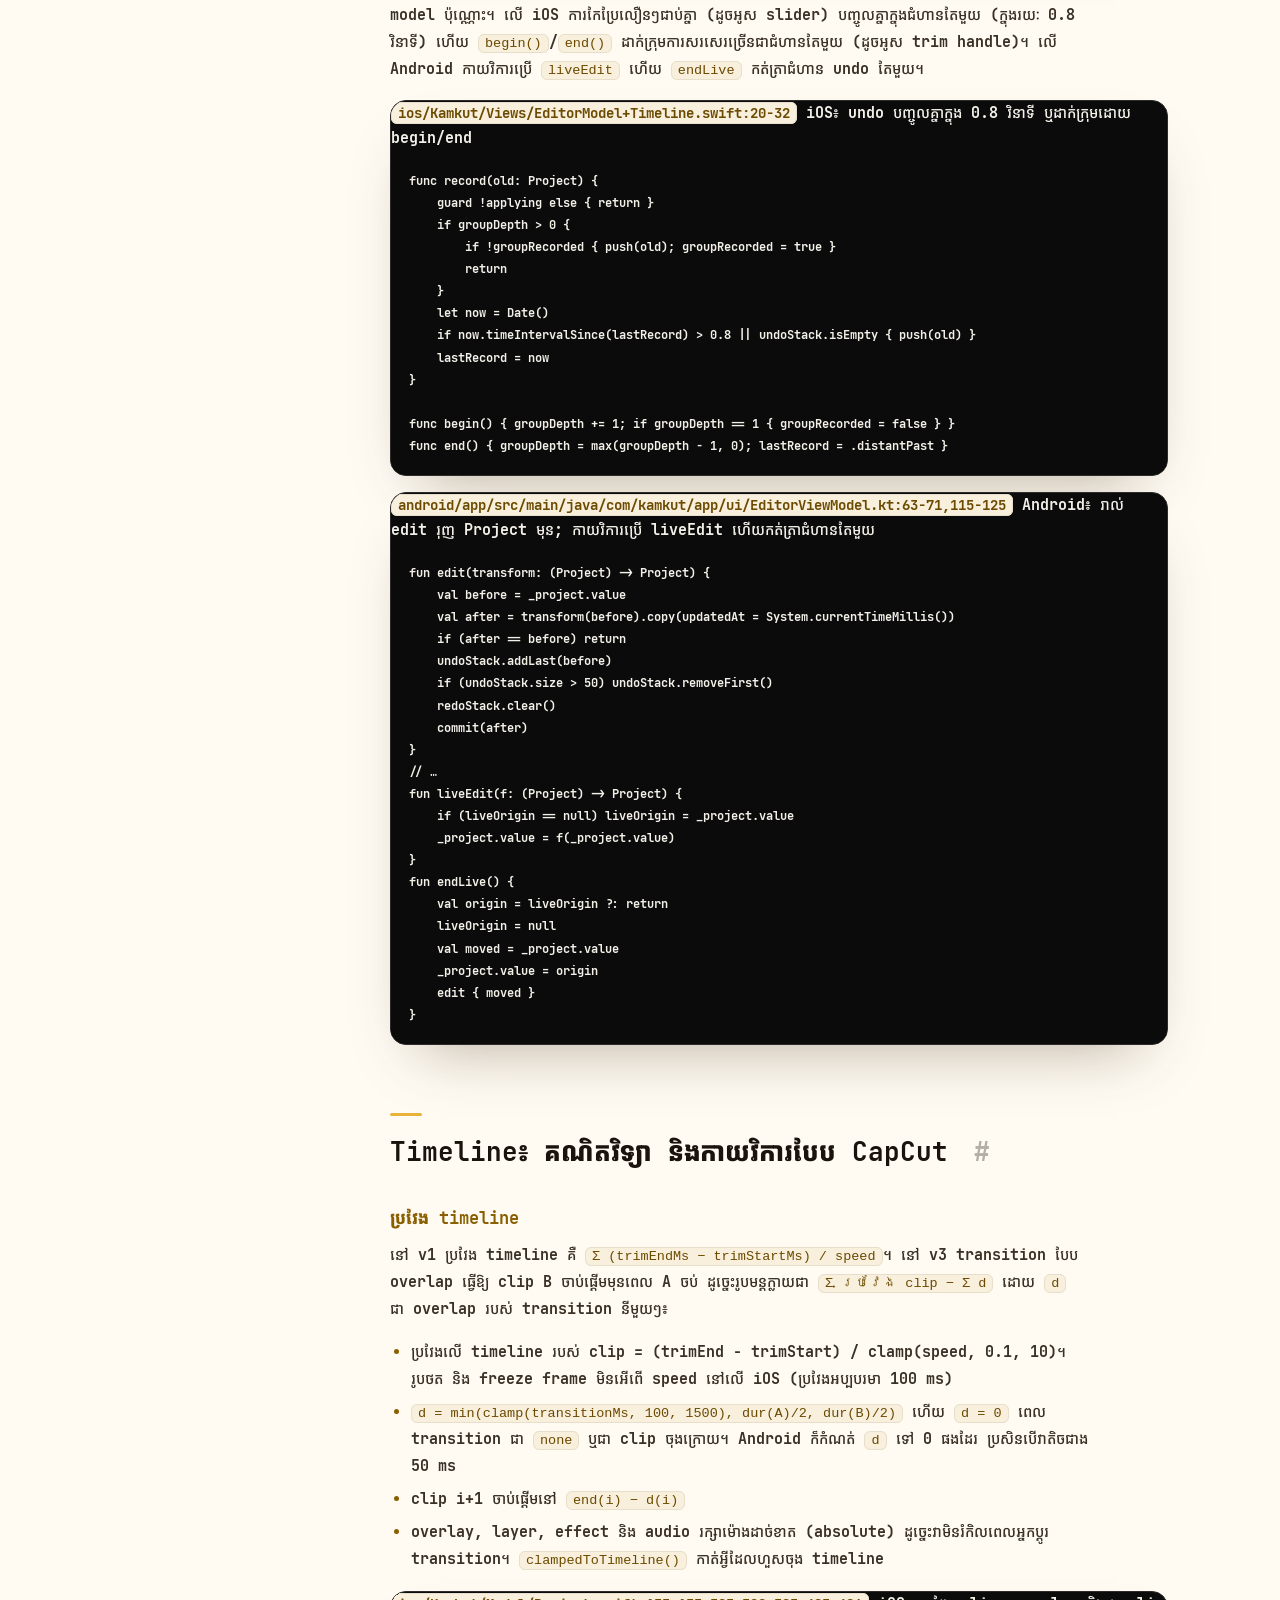
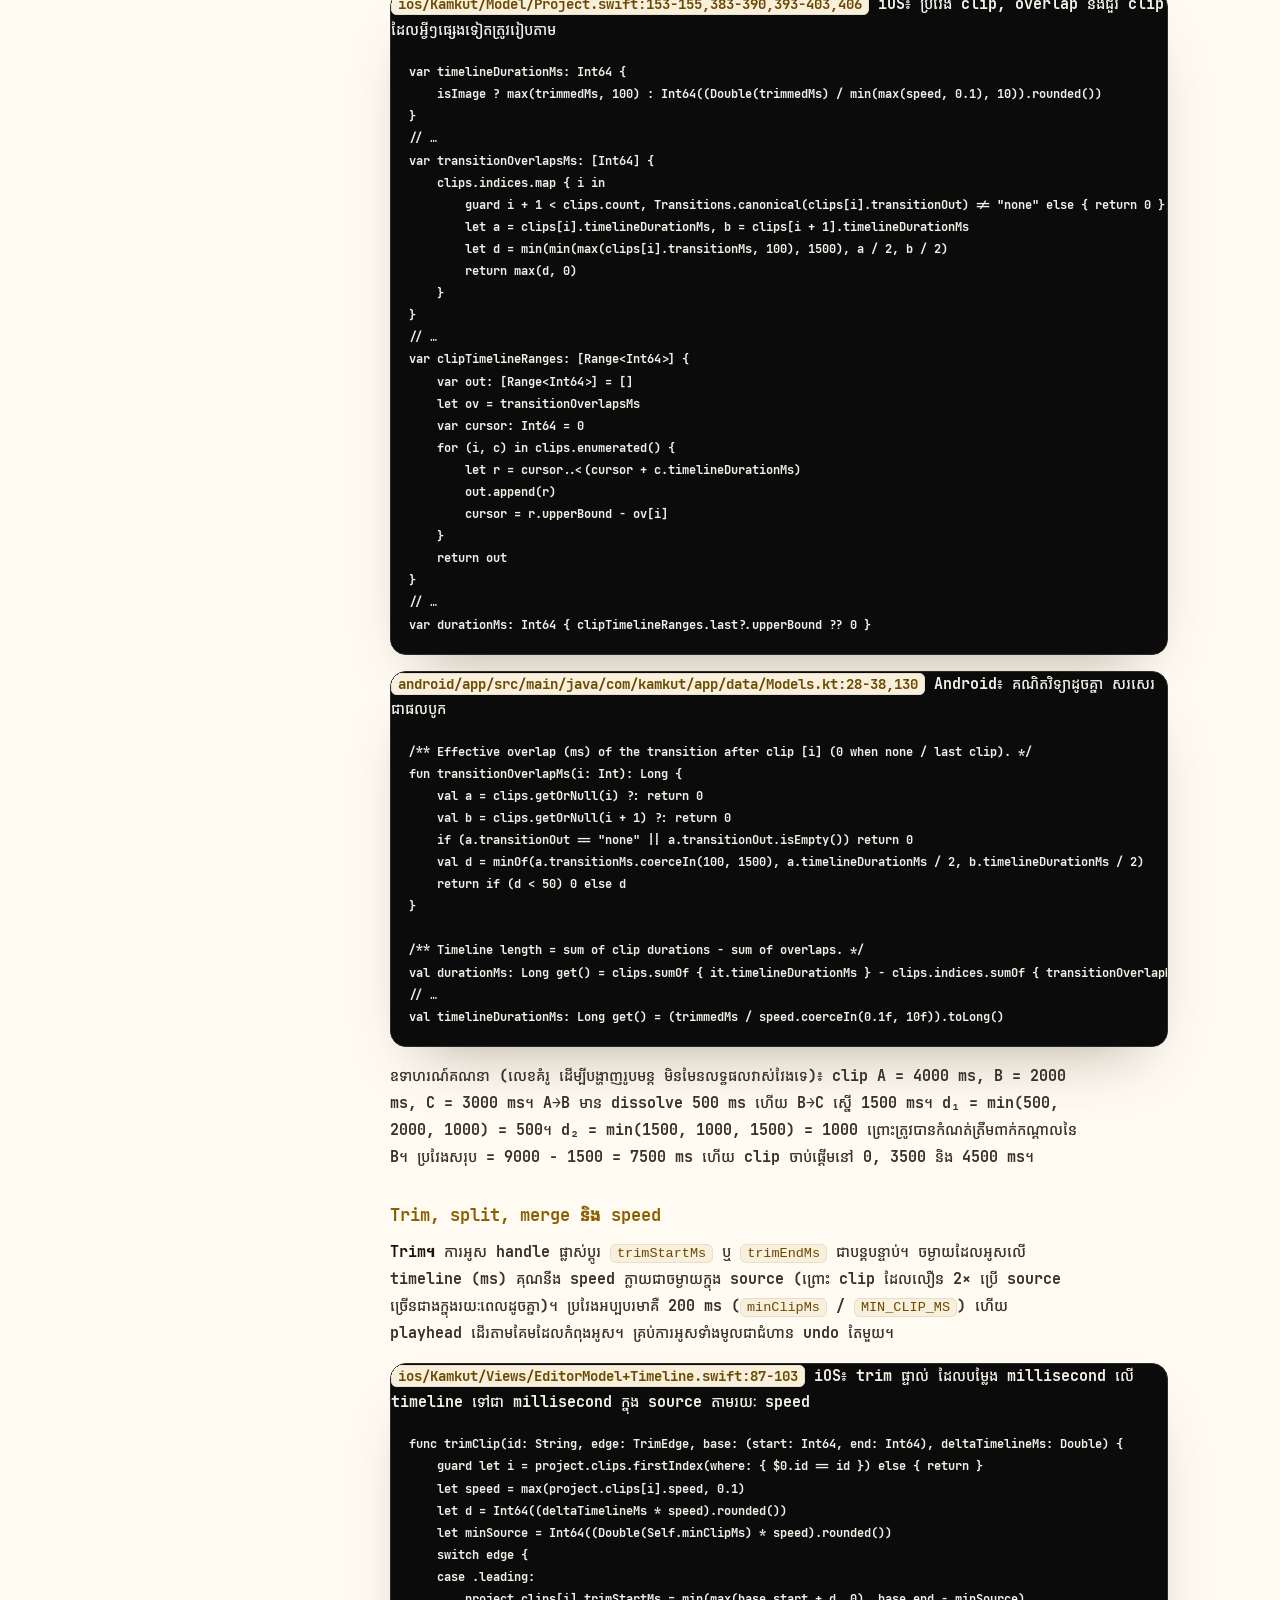
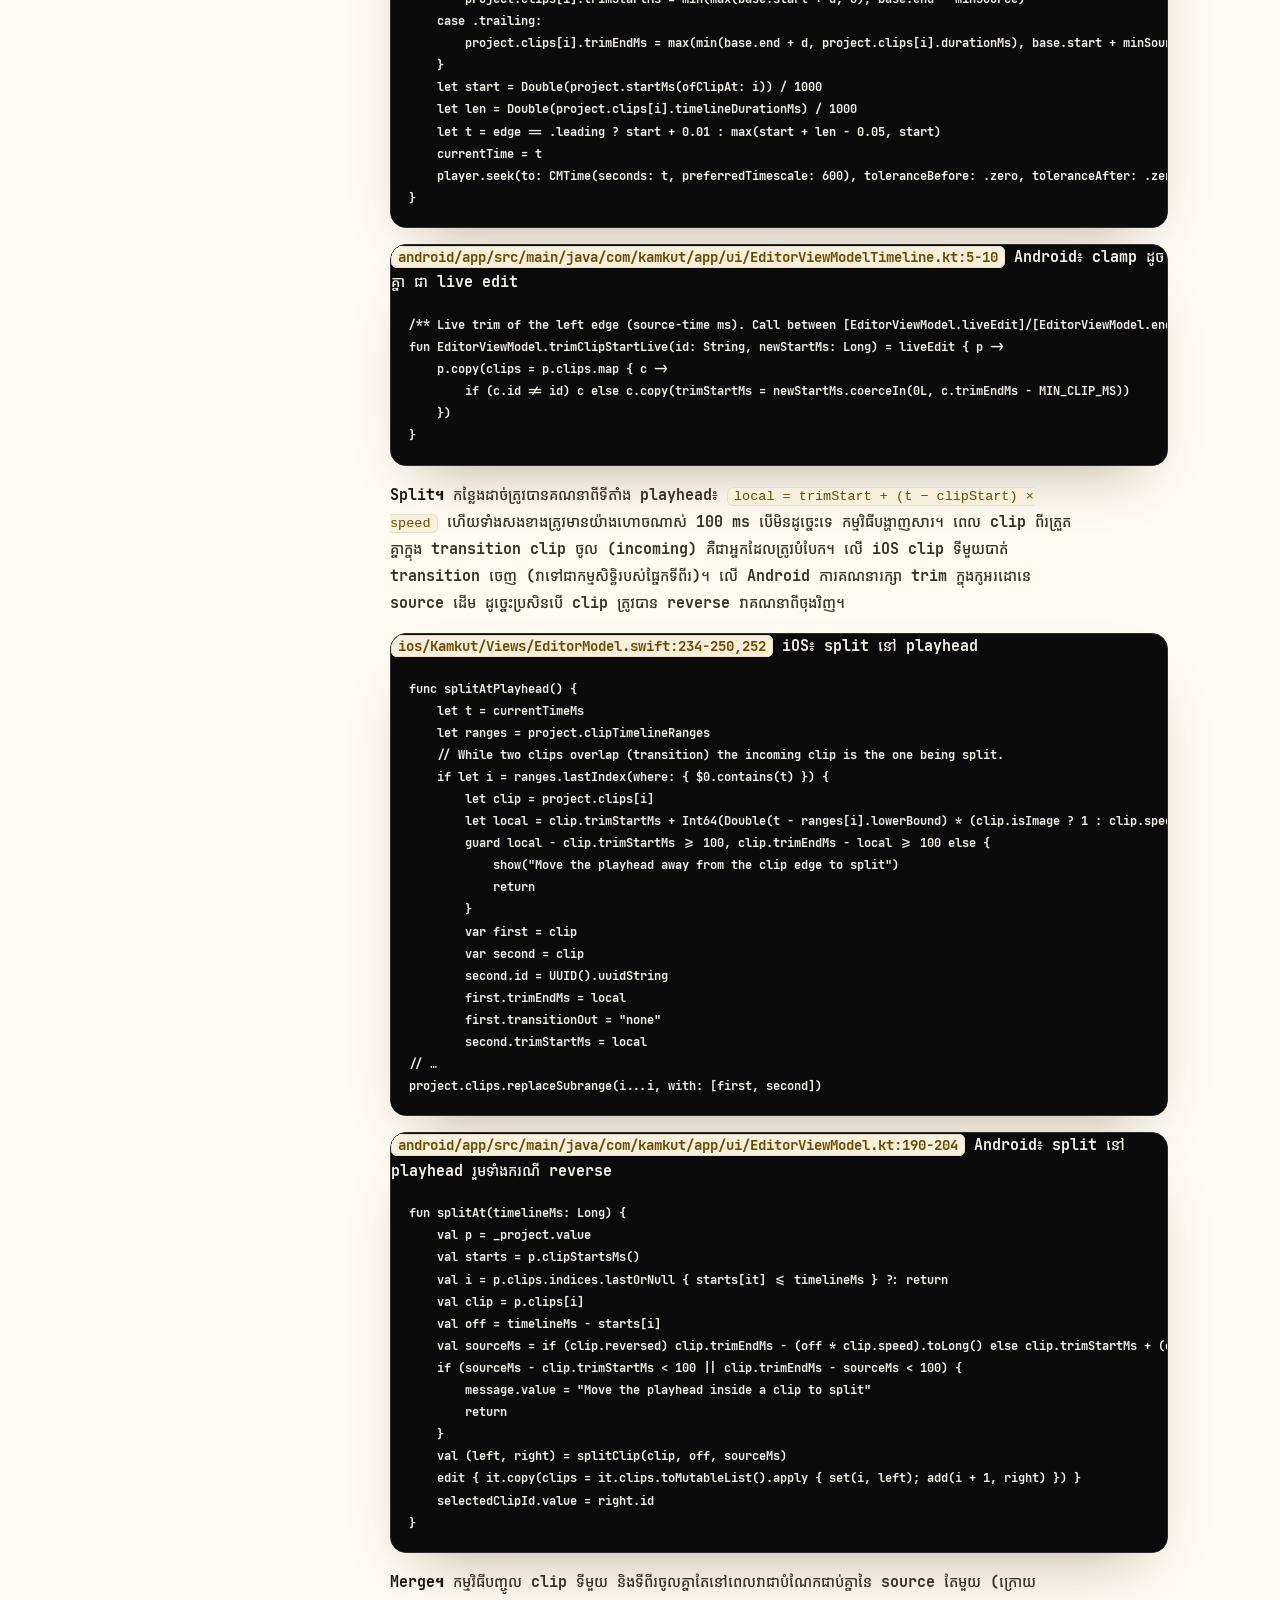
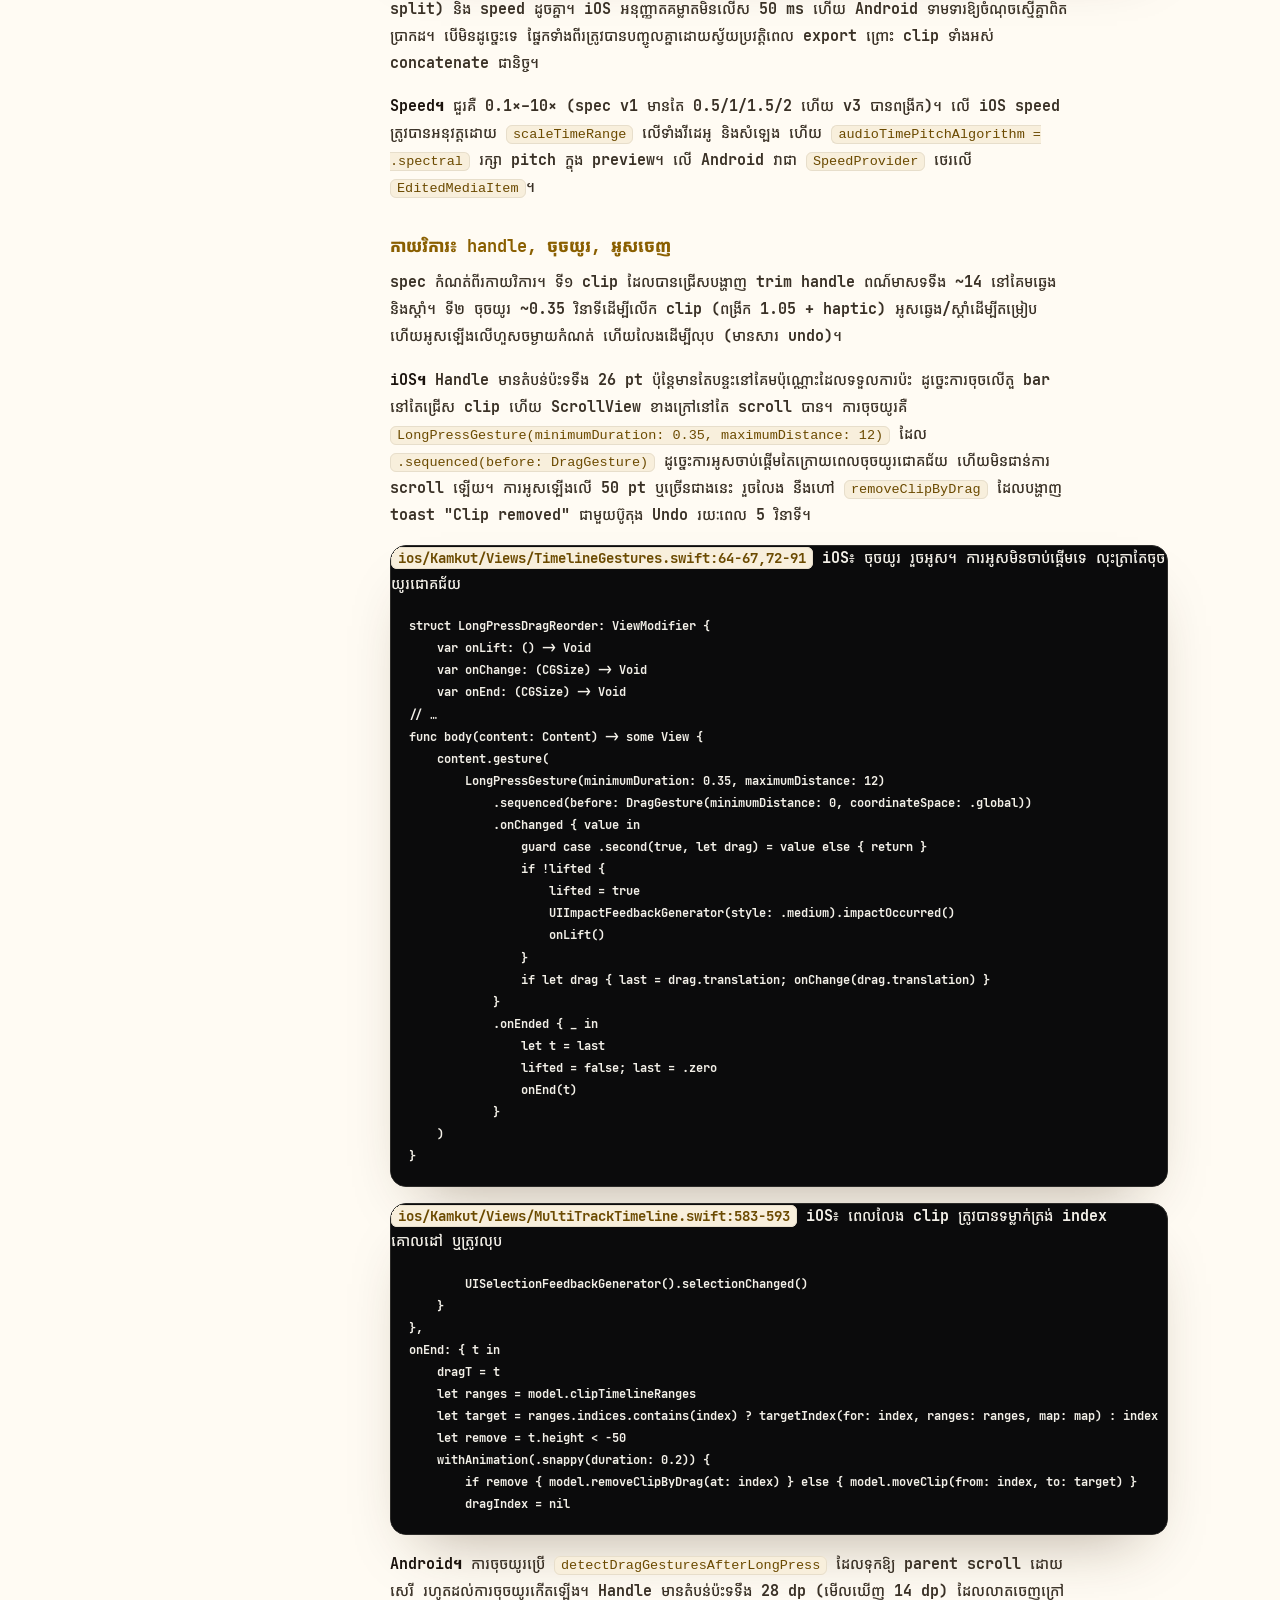
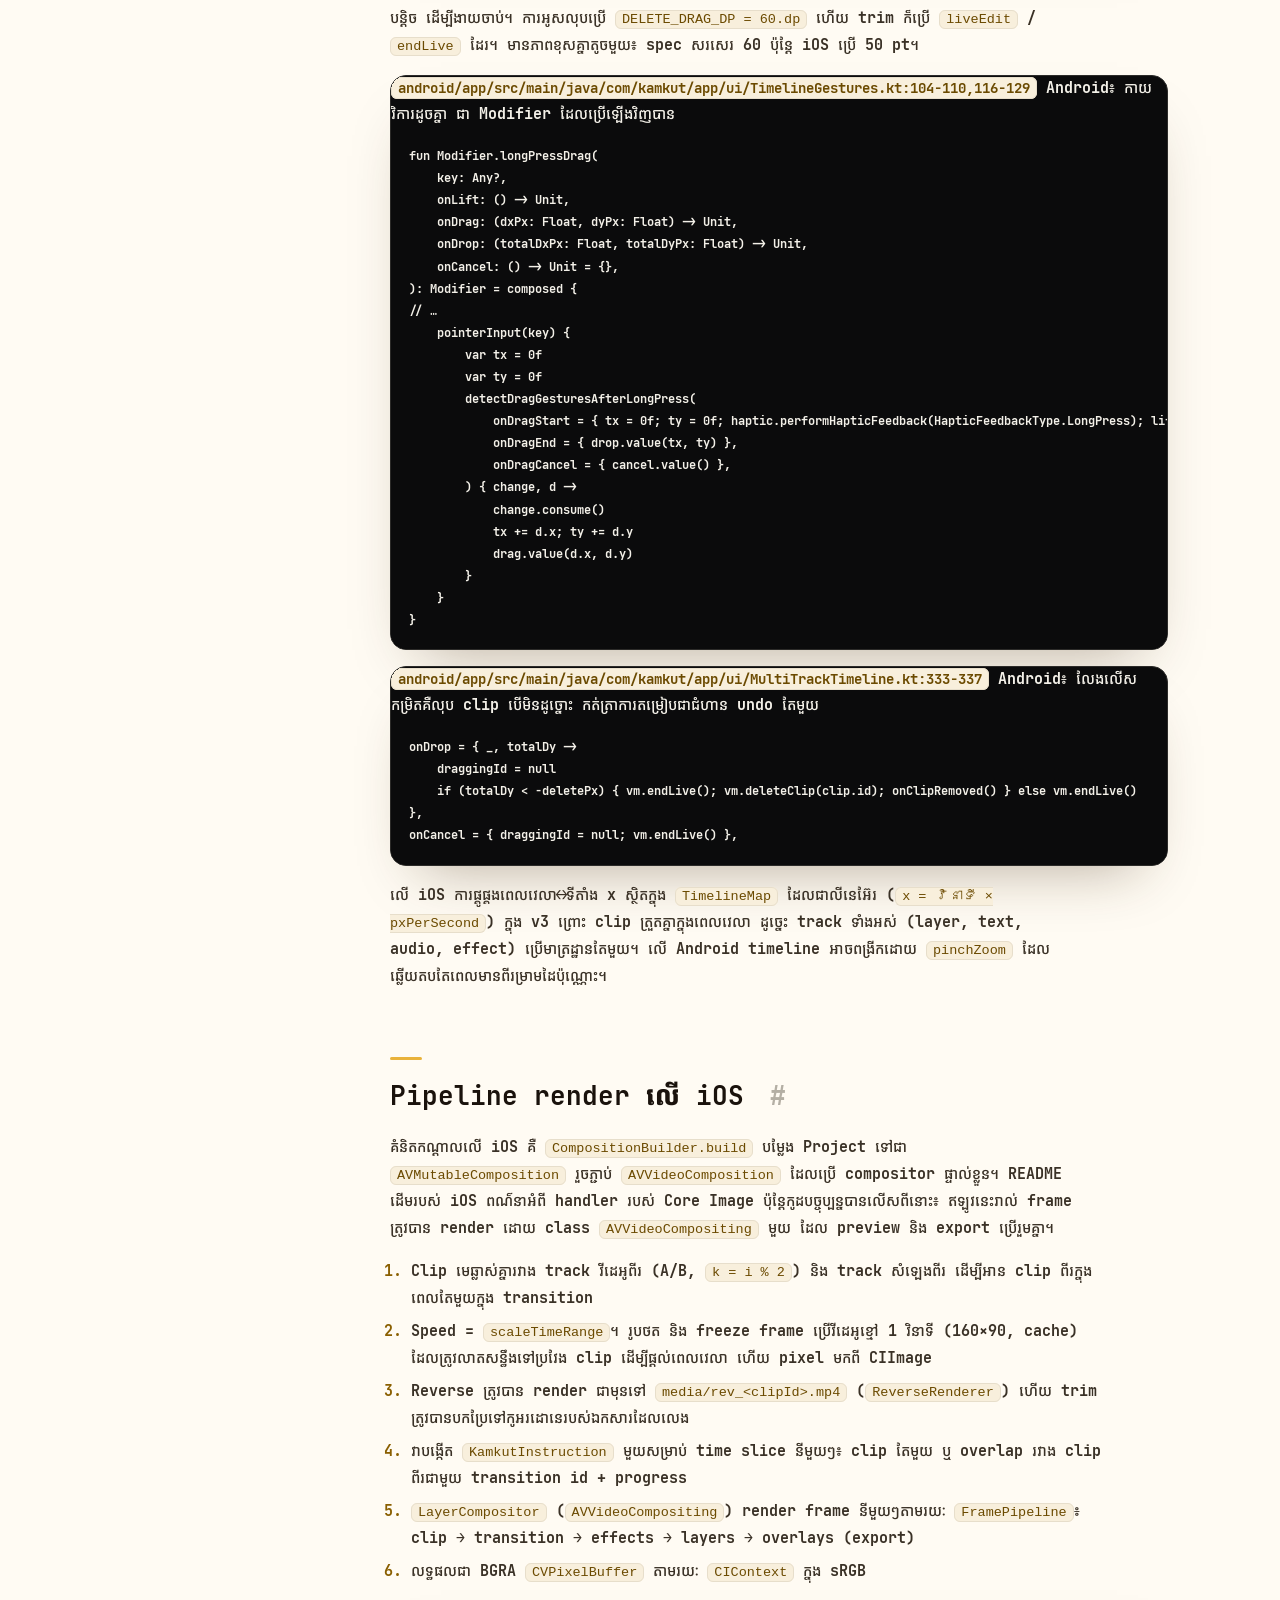
<file: how-its-built.html>
<!doctype html>
<html lang="km" data-lang="km">
<head>
<meta charset="utf-8">
<meta name="viewport" content="width=device-width,initial-scale=1">
<script>(function(){var d=document.documentElement,t,l;try{var q=new URLSearchParams(location.search);t=q.get("theme")||localStorage.getItem("kk-theme");l=q.get("lang")||localStorage.getItem("kk-lang")}catch(e){}if(t!=="light"&&t!=="dark")t=window.matchMedia&&matchMedia("(prefers-color-scheme: light)").matches?"light":"dark";if(l!=="en"&&l!=="km")l="km";d.setAttribute("data-theme",t);d.setAttribute("data-lang",l);d.setAttribute("lang",l);d.classList.add("js")})()</script>
<title>របៀបដែលយើងបង្កើត KamKut | How KamKut is built — native Swift and Kotlin</title>
<meta name="description" content="KamKut ជាកម្មវិធី native ពីរ៖ Swift/SwiftUI លើ iOS និង Kotlin/Compose លើ Android។ គ្មានអ៊ីនធឺណិត គ្មានគណនី។ / KamKut is two fully native apps: Swift and SwiftUI on iOS, Kotlin and Jetpack Compose on Android. Offline-only, one shared JSON project format.">
<meta name="theme-color" content="#0F0F10">
<meta name="color-scheme" content="dark light">
<!-- NOTE: https://uddom1234.github.io/kamkut-site (GitHub Pages) is the base URL. Replace in canonical and sitemap.xml if you move to your own domain. -->
<link rel="canonical" href="https://uddom1234.github.io/kamkut-site/how-its-built.html">
<meta property="og:type" content="website">
<meta property="og:site_name" content="KamKut">
<meta property="og:title" content="របៀបដែលយើងបង្កើត KamKut | How KamKut is built">
<meta property="og:url" content="https://uddom1234.github.io/kamkut-site/how-its-built.html">
<meta property="og:image" content="https://uddom1234.github.io/kamkut-site/assets/og-image.png">
<link rel="icon" type="image/png" href="assets/brand/favicon.png">
<link rel="apple-touch-icon" href="assets/brand/apple-touch-icon.png">
<link rel="stylesheet" href="assets/css/site.css">
<script defer src="assets/js/site.js"></script>
</head>
<body>
<a class="skip" href="#main"><span data-l="km">រំលងទៅមាតិកា</span><span data-l="en">Skip to content</span></a>

<header class="nav" id="top">
  <div class="wrap nav__in">
    <a class="brand" href="index.html"><img src="assets/brand/kamkut-logo-192.webp" width="34" height="34" alt="">KamKut</a>
    <nav class="nav__links" aria-label="Primary"><a href="index.html#features"><span data-l="km">លក្ខណៈពិសេស</span><span data-l="en">Features</span></a><a href="index.html#platforms"><span data-l="km">វេទិកា</span><span data-l="en">Platforms</span></a><a href="how-its-built.html" aria-current="page"><span data-l="km">របៀបដែលយើងបង្កើត</span><span data-l="en">How It's Built</span></a><a href="privacy.html"><span data-l="km">ឯកជនភាព</span><span data-l="en">Privacy</span></a></nav>
    <div class="nav__tools">
      <a class="spons" href="https://kamsophy.com" target="_blank" rel="noopener"><img src="assets/brand/kamsophy-logo-256.png" width="26" height="26" alt=""><span><span class="sp__pre"><span data-l="km">ឧបត្ថម្ភដោយ</span><span data-l="en">Sponsored By</span> </span><b>KamSophy</b></span></a>
      <button class="tbtn" id="lang-toggle" type="button" aria-label="ប្តូរទៅភាសាអង់គ្លេស" data-aria-km="ប្តូរទៅភាសាអង់គ្លេស" data-aria-en="Switch to Khmer"><span data-l="km">EN</span><span data-l="en">ខ្មែរ</span></button>
      <button class="tbtn" id="theme-toggle" type="button" aria-label="ប្តូរពន្លឺ ភ្លឺ/ងងឹត" data-aria-km="ប្តូរពន្លឺ ភ្លឺ/ងងឹត" data-aria-en="Toggle light and dark theme"><svg class="i-sun" viewBox="0 0 24 24" aria-hidden="true"><circle cx="12" cy="12" r="4"/><path d="M12 2v2M12 20v2M4.9 4.9l1.4 1.4M17.7 17.7l1.4 1.4M2 12h2M20 12h2M4.9 19.1l1.4-1.4M17.7 6.3l1.4-1.4"/></svg><svg class="i-moon" viewBox="0 0 24 24" aria-hidden="true"><path d="M21 12.8A9 9 0 1 1 11.2 3a7 7 0 0 0 9.8 9.8z"/></svg></button>
      <button class="tbtn tbtn--menu" id="menu-toggle" type="button" aria-expanded="false" aria-controls="nav-panel" aria-label="Menu" data-aria-km="ម៉ឺនុយ" data-aria-en="Menu"><svg viewBox="0 0 24 24" aria-hidden="true"><path d="M4 7h16M4 12h16M4 17h16"/></svg></button>
    </div>
    <div class="nav__panel" id="nav-panel"><a href="index.html#features"><span data-l="km">លក្ខណៈពិសេស</span><span data-l="en">Features</span></a><a href="index.html#platforms"><span data-l="km">វេទិកា</span><span data-l="en">Platforms</span></a><a href="how-its-built.html" aria-current="page"><span data-l="km">របៀបដែលយើងបង្កើត</span><span data-l="en">How It's Built</span></a><a href="privacy.html"><span data-l="km">ឯកជនភាព</span><span data-l="en">Privacy</span></a></div>
  </div>
</header>

<main id="main" class="doc doc--built">
<header class="page-hero">
  <p class="kicker"><span data-l="km">របៀបដែលយើងបង្កើត</span><span data-l="en">How it's built</span></p>
  <h1><span data-l="km" class="disp">គ្មាន wrapper។ គ្មាន web view។ មានតែ native សុទ្ធ។</span><span data-l="en">No wrapper. No web view. Just the metal.</span></h1>
  <p class="lede"><span data-l="km">KamKut គឺជាកម្មវិធី native ពីរដាច់ដោយឡែក មិនមែនគម្របតែមួយដែលប្រើលើគ្រប់ប្រព័ន្ធទេ។ ដូច្នេះបើកលឿន ទំហំតូច រុញខ្សែពេលវេលារលូន និងសន្សំថ្មជាង។</span><span data-l="en">KamKut is two fully native apps, not one cross-platform shell. That means fast startup, small installs, smooth 60 fps scrubbing and kinder battery life.</span></p>
</header>

<div class="built">
  <nav class="toc toc--side" aria-labelledby="toc-title">
  <p class="toc__title" id="toc-title"><span data-l="km">មាតិកា</span><span data-l="en">Contents</span></p>
  <ol>
    <li><a href="#stack"><span data-l="km">បច្ចេកវិទ្យា</span><span data-l="en">The stack</span></a></li>
    <li><a href="#philosophy"><span data-l="km">Offline ដោយការរចនា</span><span data-l="en">Offline by construction</span></a></li>
    <li><a href="#architecture"><span data-l="km">ស្ថាបត្យកម្មនៃកម្មវិធីទាំងពីរ</span><span data-l="en">Two apps, side by side</span></a></li>
    <li><a href="#format"><span data-l="km">ទ្រង់ទ្រាយគម្រោង project.json</span><span data-l="en">The shared project format</span></a></li>
    <li><a href="#timeline"><span data-l="km">Timeline៖ គណិតវិទ្យា និងកាយវិការ</span><span data-l="en">The timeline: math and gestures</span></a></li>
    <li><a href="#pipeline-ios"><span data-l="km">Pipeline render លើ iOS</span><span data-l="en">Rendering on iOS</span></a></li>
    <li><a href="#pipeline-android"><span data-l="km">Pipeline render លើ Android</span><span data-l="en">Rendering on Android</span></a></li>
    <li><a href="#text"><span data-l="km">ប្រព័ន្ធអត្ថបទ និង font ខ្មែរ</span><span data-l="en">The text system and Khmer fonts</span></a></li>
    <li><a href="#cutout"><span data-l="km">ការលុបផ្ទៃខាងក្រោយ</span><span data-l="en">Background removal</span></a></li>
    <li><a href="#audio"><span data-l="km">សំឡេង និងការលាយ</span><span data-l="en">Audio and mixing</span></a></li>
    <li><a href="#export"><span data-l="km">Export</span><span data-l="en">Export</span></a></li>
    <li><a href="#design"><span data-l="km">ប្រព័ន្ធរចនា</span><span data-l="en">The design system</span></a></li>
    <li><a href="#limits"><span data-l="km">ការធ្វើតេស្ត ដែនកំណត់ និងការដោះដូរដោយស្មោះត្រង់</span><span data-l="en">Testing, limits and honest trade-offs</span></a></li>
  </ol>
</nav>

<article class="built__body">
    <!-- LONG-FORM BODY: add <section id="..."> blocks here. Heading pattern: <h2 id="x">Title <a class="anchor" href="#x" aria-label="Link to this section">#</a></h2>.
         Helpers in site.css: .flow>.step (pipeline with arrows), .cmp (comparison table in .table-wrap), figure.fig>figcaption, .callout, pre>code with .c .k .s .n spans, .hib/.hcard grids. Add each section to the TOC above. -->
    <section id="stack" aria-labelledby="stack-h">
      <h2 id="stack-h"><span data-l="km">ពីរកម្មវិធី មួយទ្រង់ទ្រាយ</span><span data-l="en">Two apps, one project format</span> <a class="anchor" href="#stack" aria-label="Link to this section">#</a></h2>
      <div class="term rv" role="group" aria-label="Tech stack" data-aria-km="បច្ចេកវិទ្យាដែលប្រើ" data-aria-en="Tech stack">
      <div class="term__bar"><span class="d r"></span><span class="d y"></span><span class="d g"></span><b>kamkut ~ build</b></div>
      <div class="term__body">
        <p class="cmd"><span class="ps">$</span> build --native</p>
        <div class="cols">
          <div class="col">
            <h3>iOS <small>iOS 17+</small></h3>
            <div class="tchips"><span class="tchip"><i aria-hidden="true">Sw</i>Swift</span><span class="tchip"><i aria-hidden="true">UI</i>SwiftUI</span><span class="tchip"><i aria-hidden="true">AV</i>AVFoundation</span><span class="tchip"><i aria-hidden="true">CI</i>Core Image + Metal</span><span class="tchip"><i aria-hidden="true">Vi</i>Vision</span></div>
            <p class="note"><span data-l="km">AVFoundation ដាក់ផ្គុំ និងនាំចេញ។ Metal CIKernel shader គូរ VHS និង vignette។ Vision កាត់មនុស្សចេញពីផ្ទៃខាងក្រោយក្នុងទូរស័ព្ទផ្ទាល់។</span><span data-l="en">AVFoundation composes and exports. Custom Metal CIKernel shaders draw VHS and vignette. Vision cuts people out on-device.</span></p>
          </div>
          <div class="col">
            <h3>Android <small>Android 9+ &middot; API 28 &middot; target 36</small></h3>
            <div class="tchips"><span class="tchip"><i aria-hidden="true">Kt</i>Kotlin</span><span class="tchip"><i aria-hidden="true">Jc</i>Jetpack Compose</span><span class="tchip"><i aria-hidden="true">M3</i>Media3 Transformer</span><span class="tchip"><i aria-hidden="true">GL</i>OpenGL ES</span><span class="tchip"><i aria-hidden="true">ML</i>ML Kit Selfie Segmentation</span></div>
            <p class="note"><span data-l="km">Media3 Transformer បង្ហាញ និងនាំចេញ។ OpenGL ES shader ឲ្យរូបរាងដូច iOS។ ម៉ូដែលក្នុងកម្មវិធីធ្វើការកាត់ផ្ទៃខាងក្រោយ ដោយមិនបាច់មានអ៊ីនធឺណិត។</span><span data-l="en">Media3 Transformer renders the export. OpenGL ES shaders match the iOS looks. A bundled model handles segmentation offline.</span></p>
          </div>
        </div>
        <p class="cmd"><span class="ps">$</span> cat shared.txt</p>
        <ul class="ticks shared">
          <li><span data-l="km">ទ្រង់ទ្រាយគម្រោង JSON តែមួយ លើទាំងពីរប្រព័ន្ធ។</span><span data-l="en">One JSON project format on both platforms.</span></li>
          <li><span data-l="km">នាំចេញ H.264 MP4 គុណភាព 720p ឬ 1080p។</span><span data-l="en">H.264 MP4 export at 720p or 1080p.</span></li>
          <li><span data-l="km">គ្មានសិទ្ធិប្រើបណ្តាញ៖ Android manifest ដក INTERNET ចេញ។</span><span data-l="en">Zero network permission: the Android manifest removes INTERNET.</span></li>
          <li><span data-l="km">ពុម្ពអក្សរ ៥០+ ក្នុងកម្មវិធី ភាគច្រើនជាខ្មែរ។</span><span data-l="en">50+ fonts bundled, many of them Khmer.</span></li>
        </ul>
      </div>
    </div>
    </section>
<section id="philosophy" aria-labelledby="philosophy-h">
  <h2 id="philosophy-h"><span data-l="km">Offline ដោយការរចនា មិនមែនដោយពាក្យសន្យា</span><span data-l="en">Offline by construction, not by promise</span> <a class="anchor" href="#philosophy" aria-label="Link to this section">#</a></h2>

  <p data-l="km">ឯកសារ SPEC.md របស់ KamKut ចាប់ផ្តើមដោយច្បាប់មួយឃ្លា៖ កម្មវិធីកាត់តវីដេអូ offline ប៉ុណ្ណោះ គ្មានគណនី គ្មានអ៊ីនធឺណិត និងគ្មាន database សោះ (សូម្បីតែ Room, SQLite ឬ SwiftData)។ គម្រោងនីមួយៗគ្រាន់តែជាឯកសារ JSON ធម្មតានៅក្នុងទីផ្ទុកឯកជនរបស់កម្មវិធី។ ទំព័រនេះពន្យល់ពីរបៀបដែលច្បាប់នោះត្រូវបានអនុវត្តជាក់ស្តែងក្នុងកូដ ហើយមិនមែនគ្រាន់តែសរសេរក្នុងគោលការណ៍ឯកជនភាពនោះទេ។</p>
  <p data-l="en">The first thing <code>SPEC.md</code> says about KamKut is a rule: offline-only, no accounts, no network, no database (not even Room, SQLite or SwiftData). A project is a plain JSON file in the app's private storage. This page is about how that rule is enforced in the code, rather than only stated in a privacy policy.</p>

  <h3 id="philosophy-android"><span data-l="km">Android៖ ប្រព័ន្ធប្រតិបត្តិការជាអ្នកអនុវត្តច្បាប់</span><span data-l="en">Android: the OS enforces it</span></h3>
  <p data-l="km">នៅក្នុង <code>AndroidManifest.xml</code> កម្មវិធីលុបការអនុញ្ញាតបណ្តាញចេញពី manifest ដែលត្រូវបាន merge ដោយប្រើ <code>tools:node="remove"</code>។ ទោះបី library ណាមួយព្យាយាមបញ្ចូល <code>INTERNET</code> មកក៏ដោយ លទ្ធផលចុងក្រោយនឹងមិនមានវាទេ។ ការអនុញ្ញាតតែមួយគត់ដែលកម្មវិធីសុំគឺ <code>RECORD_AUDIO</code> សម្រាប់ថតសំឡេងរៀបរាប់ និង <code>WRITE_EXTERNAL_STORAGE</code> ដែលកំណត់ត្រឹម <code>maxSdkVersion="28"</code> សម្រាប់ Android 9 ប៉ុណ្ណោះ។</p>
  <p data-l="en">In <code>AndroidManifest.xml</code> the app strips the network permissions from the merged manifest with <code>tools:node="remove"</code>. Even if a library tries to merge <code>INTERNET</code> in, the final manifest will not contain it. The only permissions the app asks for are <code>RECORD_AUDIO</code> (voiceovers) and <code>WRITE_EXTERNAL_STORAGE</code> capped at <code>maxSdkVersion="28"</code>, which only matters on Android 9.</p>

  <figure class="code"><figcaption><code>android/app/src/main/AndroidManifest.xml:5-7,21-24</code> <span data-l="km">manifest របស់ Android លុបការអនុញ្ញាតបណ្តាញ ហើយមិនឱ្យ ML Kit ប្រកាសការទាញយក model</span><span data-l="en">The Android manifest removes the network permissions, and keeps ML Kit from declaring any model download.</span></figcaption><pre><code class="lang-xml">&lt;!-- Kamkut is 100% offline: strip any network permission a library might merge in. --&gt;
&lt;uses-permission android:name="android.permission.INTERNET" tools:node="remove" /&gt;
&lt;uses-permission android:name="android.permission.ACCESS_NETWORK_STATE" tools:node="remove" /&gt;
&lt;!-- … --&gt;
&lt;!-- Keep ML Kit fully local: no model download service, bundled model only. --&gt;
&lt;meta-data
    android:name="com.google.mlkit.vision.DEPENDENCIES"
    android:value="" /&gt;</code></pre></figure>

  <p data-l="km">វិន័យដូចគ្នានេះអនុវត្តលើ dependency ផងដែរ។ ការកាត់ផ្ទៃខាងក្រោយប្រើ ML Kit Selfie Segmentation ដែល model ត្រូវបានបង្កប់ក្នុងកម្មវិធី (<code>com.google.mlkit:segmentation-selfie:16.0.0-beta6</code>) ហើយ <code>meta-data</code> ទទេ <code>com.google.mlkit.vision.DEPENDENCIES</code> មានន័យថា គ្មានសេវាទាញយក model ណាត្រូវបានចុះឈ្មោះទេ។ បញ្ជី dependency ក្នុង <code>build.gradle.kts</code> មានតែ Media3, Compose/AndroidX, kotlinx (serialization, coroutines) និង ML Kit segmentation ប៉ុណ្ណោះ គ្មានអ្វីផ្សេងទៀតទេ។</p>
  <p data-l="en">The same discipline covers dependencies. Background removal uses the ML Kit Selfie Segmentation model bundled inside the app (<code>com.google.mlkit:segmentation-selfie:16.0.0-beta6</code>), and the empty <code>com.google.mlkit.vision.DEPENDENCIES</code> meta-data means no model-download service is registered. The dependency list in <code>build.gradle.kts</code> is Media3, Compose and AndroidX, kotlinx (serialization, coroutines) and ML Kit segmentation, and nothing else.</p>

  <h3 id="philosophy-ios"><span data-l="km">iOS៖ ដោយការរចនា និងការត្រួតពិនិត្យ</span><span data-l="en">iOS: by construction and by audit</span></h3>
  <p data-l="km">iOS មិនមានកុងតាក់ដូច manifest ទេ ដូច្នេះការធានាមកពីអ្វីដែលកម្មវិធីភ្ជាប់ជាមួយ។ ឯកសារ <code>project.pbxproj</code> មិនមាន Swift package ណាមួយទេ (ចំនួនយោង package ស្មើសូន្យ) ហើយ source ទាំងអស់ក្នុង <code>ios/Kamkut/</code> មិនប្រើ <code>URLSession</code>, <code>URLRequest</code>, <code>NWConnection</code> ឬ <code>WKWebView</code> សោះ។ មានតែ framework របស់ Apple ប៉ុណ្ណោះ៖ AVFoundation, Core Image, Metal, Vision, Speech និង Photos។ ឯ <code>PrivacyInfo.xcprivacy</code> ប្រកាស <code>NSPrivacyTracking = false</code> គ្មានទិន្នន័យដែលប្រមូល គ្មាន tracking domain និងប្រើតែ UserDefaults (ហេតុផល <code>CA92.1</code>)។</p>
  <p data-l="en">iOS has no manifest switch, so the guarantee comes from what the app links. The <code>project.pbxproj</code> contains no Swift packages at all (zero package references), and a search of <code>ios/Kamkut/</code> finds no use of <code>URLSession</code>, <code>URLRequest</code>, <code>NWConnection</code> or <code>WKWebView</code>. Only Apple frameworks are used: AVFoundation, Core Image, Metal, Vision, Speech and Photos. <code>PrivacyInfo.xcprivacy</code> declares <code>NSPrivacyTracking = false</code>, no collected data types, no tracking domains, and a single required-reason API: UserDefaults (reason <code>CA92.1</code>).</p>
  <p data-l="km">កន្លែងតែមួយដែលអ៊ីនធឺណិតអាចលួចចូលបានគឺ speech។ ការបង្កើត captions ស្វ័យប្រវត្តិប្រើ <code>SFSpeechRecognizer</code> ជាមួយ <code>requiresOnDeviceRecognition = true</code> ហើយបើឧបករណ៍មិនអាចធ្វើបាន កម្មវិធីបង្ហាញសារ ជាជាងធ្លាក់ទៅប្រើបណ្តាញ (អត្ថបទកំហុសសរសេរត្រង់ៗថា "KamKut never uses the network for this")។ ភាសាខ្មែរត្រូវបានបង្ហាញជាជម្រើសដែលបិទ ពេលឧបករណ៍គ្មាន recogniser ខ្មែរសម្រាប់ដំណើរការ offline។</p>
  <p data-l="en">The one place where a network could creep in is speech. Auto captions use <code>SFSpeechRecognizer</code> with <code>requiresOnDeviceRecognition = true</code>, and if the device cannot do it the app shows a message instead of falling back to the network (the error text literally says "KamKut never uses the network for this"). Khmer is listed as a disabled option when the device has no offline Khmer recogniser.</p>

  <aside class="callout">
    <p data-l="km"><strong>និយាយឱ្យច្បាស់៖</strong> លើ Android ការធានានេះកើតពីប្រព័ន្ធប្រតិបត្តិការផ្ទាល់ (វារារាំងបណ្តាញ) ចំណែកលើ iOS វាកើតពីការរចនា រួមជាមួយការត្រួតពិនិត្យ source (គ្មាន API បណ្តាញក្នុងកូដ)។ មានតែតំណពីរប៉ុណ្ណោះដែលបើក browser របស់ប្រព័ន្ធ គឺ "Sponsored by kamsophy.com" និង "Get more fonts"។ កម្មវិធីខ្លួនឯងមិនផ្ញើសំណើអ្វីសោះ។</p>
    <p data-l="en"><strong>Being precise:</strong> on Android the guarantee is mechanical (the OS blocks it); on iOS it is design plus an audit of the source (no networking API in the code). Exactly two links open the system browser, "Sponsored by kamsophy.com" and "Get more fonts". The app itself sends no request.</p>
  </aside>

  <h3 id="philosophy-files"><span data-l="km">ការរក្សាទុកដោយឯកសារតែប៉ុណ្ណោះ</span><span data-l="en">Persistence is just files</span></h3>
  <p data-l="km">គ្រប់យ៉ាងរស់នៅក្នុងថតមួយក្នុងទីផ្ទុកឯកជន៖ <code>projects/&lt;projectId&gt;/project.json</code>, ថត <code>media/</code> (clip ដែលនាំចូល ភ្លេង សំឡេងរៀបរាប់ និងឯកសារ cutout) និង <code>thumb.jpg</code> ជាជម្រើស។ លើ iOS ថតនោះនៅក្នុង <code>Application Support/projects/</code> ហើយលើ Android នៅក្នុង <code>files/projects/</code>។ ការកំណត់ដូចជា appearance និងជម្រើស export ត្រូវបានរក្សាក្នុង UserDefaults / SharedPreferences ។ font ដែលអ្នកប្រើនាំចូលរស់នៅក្នុងថត <code>fonts/</code> កម្រិតកម្មវិធី មិនមែនក្នុងគម្រោងនីមួយៗទេ។ ការ export (ទៅ Photos, ទៅ MediaStore ឬតាម share sheet របស់ iOS) គឺជាផ្លូវដែលទិន្នន័យចេញពីទីផ្ទុកឯកជន ហើយវាតែងតែជាសកម្មភាពរបស់អ្នកប្រើ។</p>
  <p data-l="en">Everything lives in one folder tree in private storage: <code>projects/&lt;projectId&gt;/project.json</code>, a <code>media/</code> folder (imported clips, music, voiceovers, cutouts) and an optional <code>thumb.jpg</code>. On iOS that tree is under <code>Application Support/projects/</code>; on Android under <code>files/projects/</code>. Settings such as appearance and export options live in UserDefaults / SharedPreferences. Fonts the user imports live in an app-wide <code>fonts/</code> folder, not per project. Exporting (to Photos, to MediaStore, or through the iOS share sheet) is how data leaves private storage, and it is always a user action.</p>
</section>

<section id="architecture" aria-labelledby="architecture-h">
  <h2 id="architecture-h"><span data-l="km">កម្មវិធី native ពីរ ស្រទាប់ដូចគ្នា</span><span data-l="en">Two native apps, the same layers</span> <a class="anchor" href="#architecture" aria-label="Link to this section">#</a></h2>

  <p data-l="km">KamKut មិនមែនជា shell តែមួយដែលដំណើរការលើគ្រប់ប្រព័ន្ធទេ។ វាជាកូដពីរដាច់ដោយឡែក៖ Swift + SwiftUI លើ iOS និង Kotlin + Jetpack Compose លើ Android។ អ្វីដែលចែករំលែកមានតែ <code>SPEC.md</code> ដែលជាកិច្ចសន្យា (spec សរសេរថាមុខងារលើកម្មវិធីទាំងពីរ "MUST implement identically") និងទ្រង់ទ្រាយ project.json។ តម្លៃនៃជម្រើសនេះគឺរាល់មុខងារត្រូវសរសេរពីរដង ប៉ុន្តែអត្ថប្រយោជន៍គឺអាចប្រើ AVFoundation, Core Image និង Metal បានពេញលេញនៅម្ខាង ហើយ Media3 ជាមួយ GLSL នៅម្ខាងទៀត។</p>
  <p data-l="en">KamKut is not one cross-platform shell. It is two separate codebases: Swift and SwiftUI on iOS, Kotlin and Jetpack Compose on Android. The only things they share are <code>SPEC.md</code>, the contract (the spec says features on both platforms "MUST implement identically"), and the <code>project.json</code> format. The cost is that every feature is written twice. The payoff is full access to AVFoundation, Core Image and Metal on one side, and Media3 with GLSL on the other.</p>

  <p data-l="km">កម្មវិធីទាំងពីរមានស្រទាប់ទាំងប្រាំដូចគ្នា។ ពីក្រោមឡើងលើ៖</p>
  <p data-l="en">Both apps have the same five layers. From the bottom up:</p>

  <ol class="pipeline">
    <li><span data-l="km"><strong>Model</strong>៖ ប្រភេទតម្លៃសុទ្ធ។ iOS: <code>Model/Project.swift</code> (struct ជា <code>Codable</code>)។ Android: <code>data/Models.kt</code> (data class ជា <code>@Serializable</code>)</span><span data-l="en"><strong>Model:</strong> pure value types. iOS: <code>Model/Project.swift</code> (<code>Codable</code> structs). Android: <code>data/Models.kt</code> (<code>@Serializable</code> data classes).</span></li>
    <li><span data-l="km"><strong>Store</strong>៖ អាន/សរសេរ project.json។ iOS: <code>ProjectStore</code>។ Android: <code>ProjectStore</code></span><span data-l="en"><strong>Store:</strong> reads and writes <code>project.json</code>. iOS: <code>ProjectStore</code>. Android: <code>ProjectStore</code>.</span></li>
    <li><span data-l="km"><strong>Editor state</strong>៖ គម្រោងដែលកំពុងបើក + undo + autosave។ iOS: <code>EditorModel</code> (<code>@MainActor ObservableObject</code>)។ Android: <code>EditorViewModel</code> (<code>StateFlow&lt;Project&gt;</code>)</span><span data-l="en"><strong>Editor state:</strong> the open project plus undo and autosave. iOS: <code>EditorModel</code> (<code>@MainActor ObservableObject</code>). Android: <code>EditorViewModel</code> (<code>StateFlow&lt;Project&gt;</code>).</span></li>
    <li><span data-l="km"><strong>Render engine</strong>៖ បម្លែង Project ទៅជា composition។ iOS: <code>CompositionBuilder</code> + <code>LayerCompositor</code>។ Android: <code>CompositionBuilder</code> + <code>ClipShader</code> + <code>TransitionRenderer</code></span><span data-l="en"><strong>Render engine:</strong> turns a Project into a composition. iOS: <code>CompositionBuilder</code> + <code>LayerCompositor</code>. Android: <code>CompositionBuilder</code> + <code>ClipShader</code> + <code>TransitionRenderer</code>.</span></li>
    <li><span data-l="km"><strong>UI</strong>៖ SwiftUI (<code>Views/</code>) និង Compose (<code>ui/</code>)</span><span data-l="en"><strong>UI:</strong> SwiftUI (<code>Views/</code>) and Compose (<code>ui/</code>).</span></li>
  </ol>

  <p data-l="km">ដោយសារ model ជាតម្លៃដែលមិនកែនៅនឹងកន្លែងដើម (immutable) ការកែប្រែមួយគឺគ្រាន់តែជាការជំនួស Project ទាំងមូលដោយ Project ថ្មី។ នេះធ្វើឱ្យ undo, autosave និងការ rebuild preview សាមញ្ញ ព្រោះ UI សង្កេត Project តែមួយ ហើយអ្វីៗផ្សេងទៀតកើតចេញពីវា។</p>
  <p data-l="en">Because the model is made of immutable values, an edit is just "replace the whole Project with a new one". That keeps undo, autosave and preview rebuilds simple: the UI observes one Project and everything else derives from it.</p>

  <div class="table-wrap">
  <table>
    <caption><span data-l="km">iOS ប្រៀបធៀប Android (ទាញចេញពី source, build settings និង README)</span><span data-l="en">iOS compared with Android (from the source, build settings and READMEs)</span></caption>
    <thead>
      <tr><th scope="col"><span data-l="km">ប្រធានបទ</span><span data-l="en">Topic</span></th><th scope="col">iOS</th><th scope="col">Android</th></tr>
    </thead>
    <tbody>
      <tr><th scope="row"><span data-l="km">ភាសា</span><span data-l="en">Language</span></th><td>Swift (<code>SWIFT_VERSION = 5.0</code>)</td><td>Kotlin 2.2.21, JVM 17</td></tr>
      <tr><th scope="row">UI</th><td>SwiftUI</td><td>Jetpack Compose + Material 3 (BOM 2025.10.00)</td></tr>
      <tr><th scope="row"><span data-l="km">OS អប្បបរមា</span><span data-l="en">Minimum OS</span></th><td>iOS 17.0</td><td>Android API 28 (target/compile 36)</td></tr>
      <tr><th scope="row"><span data-l="km">Framework វីដេអូ</span><span data-l="en">Video framework</span></th><td>AVFoundation: <code>AVMutableComposition</code> + custom <code>AVVideoCompositing</code></td><td>Media3 1.10.0: Transformer, <code>CompositionPlayer</code>, effects</td></tr>
      <tr><th scope="row"><span data-l="km">Effects / shader</span><span data-l="en">Effects and shaders</span></th><td>Core Image + custom Metal <code>CIKernel</code></td><td>GLSL ES 1.00 fragment shaders via Media3 <code>GlEffect</code></td></tr>
      <tr><th scope="row"><span data-l="km">កាត់ផ្ទៃខាងក្រោយ</span><span data-l="en">Segmentation</span></th><td>Vision <code>VNGeneratePersonSegmentationRequest</code></td><td>ML Kit Selfie Segmentation (bundled model)</td></tr>
      <tr><th scope="row"><span data-l="km">Render អត្ថបទ</span><span data-l="en">Text rendering</span></th><td>CoreText → <code>CGImage</code></td><td><code>StaticLayout</code> + <code>Canvas</code></td></tr>
      <tr><th scope="row">Fonts</th><td><code>CTFontManager</code> (process scope)</td><td><code>Typeface</code> from assets, Compose <code>FontFamily</code></td></tr>
      <tr><th scope="row"><span data-l="km">ការផ្ទុក</span><span data-l="en">Storage</span></th><td><code>Application Support/projects/</code>, <code>Codable</code></td><td><code>files/projects/</code>, kotlinx.serialization</td></tr>
      <tr><th scope="row"><span data-l="km">Encoder export</span><span data-l="en">Export encoder</span></th><td><code>AVAssetReader</code> → <code>AVAssetWriter</code></td><td>Media3 <code>Transformer</code> + <code>DefaultEncoderFactory</code></td></tr>
      <tr><th scope="row"><span data-l="km">រក្សាទុក export</span><span data-l="en">Saving exports</span></th><td>Photos (<code>PHPhotoLibrary</code>, add-only)</td><td>MediaStore <code>Movies/KamKut</code></td></tr>
      <tr><th scope="row"><span data-l="km">ថតសំឡេង</span><span data-l="en">Voiceover</span></th><td><code>AVAudioEngine</code> → AAC <code>.m4a</code></td><td><code>MediaRecorder</code> AAC</td></tr>
      <tr><th scope="row">Captions</th><td><code>SFSpeechRecognizer</code>, on-device only</td><td><code>createOnDeviceSpeechRecognizer</code>, API 33+</td></tr>
      <tr><th scope="row"><span data-l="km">ដំណោះស្រាយ preview</span><span data-l="en">Preview resolution</span></th><td><span data-l="km">ចំហៀងខ្លី 720</span><span data-l="en">720 short side</span></td><td><span data-l="km">ចំហៀងខ្លី 540</span><span data-l="en">540 short side</span></td></tr>
      <tr><th scope="row">Undo</th><td><span data-l="km">snapshot 60 ជំហាន</span><span data-l="en">60 snapshots</span></td><td><span data-l="km">snapshot 50 ជំហាន</span><span data-l="en">50 snapshots</span></td></tr>
      <tr><th scope="row">Autosave</th><td><span data-l="km">debounce 600 ms</span><span data-l="en">600 ms debounce</span></td><td><span data-l="km">រាល់ការកែប្រែ</span><span data-l="en">after every edit</span></td></tr>
      <tr><th scope="row"><span data-l="km">Transition overlap</span><span data-l="en">Overlap transitions</span></th><td><span data-l="km">compositor ពេលវេលាពិត</span><span data-l="en">real-time custom compositor</span></td><td><span data-l="km">segment ដែល render ជាមុន ហើយ cache</span><span data-l="en">pre-rendered, cached segments</span></td></tr>
    </tbody>
  </table>
  </div>
</section>

<section id="format" aria-labelledby="format-h">
  <h2 id="format-h"><span data-l="km">ទ្រង់ទ្រាយគម្រោងរួម៖ project.json</span><span data-l="en">The shared project format: project.json</span> <a class="anchor" href="#format" aria-label="Link to this section">#</a></h2>

  <p data-l="km">ទ្រង់ទ្រាយត្រូវបានកំណត់ក្នុង <code>SPEC.md</code> ហើយកម្មវិធីទាំងពីរអាន និងសរសេរវាតាមរបៀបដូចគ្នា។ សូមចំណាំថា KamKut គ្មានមុខងារ sync ទេ (វាគ្មានបណ្តាញ)។ ការចែករំលែកទ្រង់ទ្រាយគឺជាវិន័យមួយដែលរក្សាកូដពីរឱ្យដើរតាមគ្នា។ ខាងក្រោមនេះជា project.json ជំនាន់ 1 ដូចដែល spec សរសេរ (spec មានមតិយោបល់ <code>//</code> ដូច្នេះនេះជា JSON ដែលមានចំណារ មិនមែន JSON ត្រឹមត្រូវទាំងស្រុងទេ)៖</p>
  <p data-l="en">The format is defined in <code>SPEC.md</code> and both apps read and write it the same way. A note: KamKut has no sync feature (it has no network). Sharing a format is a discipline that keeps two codebases moving in lockstep. Here is version 1 as the spec writes it (the <code>//</code> comments are in the spec, so this is annotated JSON, not strictly valid JSON):</p>

  <figure class="code"><figcaption><code>SPEC.md:17-28</code> <span data-l="km">ក្បាលនៃ project.json (ជំនាន់ 1) ដូចដែលសរសេរក្នុង SPEC.md</span><span data-l="en">The head of project.json (version 1) as written in SPEC.md.</span></figcaption><pre><code class="lang-json">{
  "version": 1,
  "id": "uuid",
  "name": "Untitled",
  "createdAt": 0, "updatedAt": 0,              // epoch ms
  "aspectRatio": "9:16",                       // 9:16 | 16:9 | 1:1 | 4:5
  "originalAudioVolume": 1.0,
  "clips": [{
    "id": "uuid",
    "fileName": "clip_x.mp4",                  // relative to media/
    "durationMs": 0,                           // source duration
    "trimStartMs": 0, "trimEndMs": 0,          // trimEndMs &lt;= durationMs</code></pre></figure>

  <h3 id="format-versions"><span data-l="km">ការវិវត្តដោយបន្ថែម ដោយមិនប្តូរលេខជំនាន់</span><span data-l="en">Evolving by addition, without bumping the version</span></h3>
  <p data-l="km">ទ្រង់ទ្រាយបានរីកធំពីរដង (v2 និង v3) ប៉ុន្តែ <code>"version"</code> នៅតែជា <code>1</code>។ ច្បាប់នៅក្នុង SPEC គឺ៖ key ថ្មីទាំងអស់ជាជម្រើស មានតម្លៃលំនាំដើម ហើយគម្រោងចាស់ត្រូវតែបើកដោយមិនប្តូរអ្វី។ ក្នុងការអនុវត្ត៖</p>
  <p data-l="en">The format grew twice (v2 and v3) yet <code>"version"</code> is still <code>1</code>. The rule in the spec: every new key is optional with a default, and an old project must open unchanged. In practice:</p>
  <ul>
    <li><span data-l="km">v2 បន្ថែមលើ overlay៖ <code>fontId</code>, <code>style</code>, <code>strokeColorHex</code>, <code>align</code>, <code>letterSpacing</code>, <code>opacity</code>, <code>rotation</code>, <code>animIn</code>, <code>animOut</code> និងអារេ <code>layers</code> ថ្មី (picture-in-picture)</span><span data-l="en">v2 added to overlays: <code>fontId</code>, <code>style</code>, <code>strokeColorHex</code>, <code>align</code>, <code>letterSpacing</code>, <code>opacity</code>, <code>rotation</code>, <code>animIn</code>, <code>animOut</code>, and a new top-level <code>layers</code> array (picture-in-picture).</span></li>
    <li><span data-l="km">v3 បន្ថែម <code>transitionMs</code> និង transition id ថ្មី (ឈ្មោះចាស់ <code>fade</code>, <code>flash</code>, <code>zoom</code> នៅតែអានបាន ដោយ map ទៅ <code>dissolve</code>, <code>dipWhite</code>, <code>zoomIn</code>), ឧបករណ៍ clip (<code>reversed</code>, <code>freeze</code>, <code>isImage</code>, <code>rotate</code>, <code>flipH/V</code>, <code>crop</code>, <code>fit</code>, <code>scale</code>, offset, audio fade, <code>filterIntensity</code>, <code>adjust</code>), ផ្ទៃខាងក្រោយ canvas, ផ្លូវ <code>effects</code>, <code>keyframes</code>, blend/mask/chroma key លើ layer, <code>animLoop</code>, ប្រភេទ audio ថ្មី, <code>voiceEffect</code> និង <code>captionGroup</code></span><span data-l="en">v3 added <code>transitionMs</code> and new transition ids (the old <code>fade</code>, <code>flash</code>, <code>zoom</code> still load and map to <code>dissolve</code>, <code>dipWhite</code>, <code>zoomIn</code>), clip tools (<code>reversed</code>, <code>freeze</code>, <code>isImage</code>, <code>rotate</code>, <code>flipH/V</code>, <code>crop</code>, <code>fit</code>, <code>scale</code>, offsets, audio fades, <code>filterIntensity</code>, <code>adjust</code>), a canvas background, an <code>effects</code> track, <code>keyframes</code>, layer blend / mask / chroma key, <code>animLoop</code>, new audio kinds, <code>voiceEffect</code> and <code>captionGroup</code>.</span></li>
  </ul>

  <h3 id="format-tolerance"><span data-l="km">ការអត់ឱនចំពោះ key មិនស្គាល់ និងតម្លៃមិនត្រឹមត្រូវ</span><span data-l="en">Tolerating unknown keys and bad values</span></h3>
  <p data-l="km">spec សរសេរថា "Unknown keys must be ignored when decoding"។ Android ធ្វើវាតាមរយៈ configuration នៃ <code>Json</code>៖ <code>ignoreUnknownKeys</code> និង <code>coerceInputValues</code>។ iOS ធ្វើលើសពីនេះបន្តិច៖ <code>Codable</code> មិនអើពើ key ដែលមិនស្គាល់ដោយធម្មជាតិ ហើយ initializer ដែលសរសេរដោយដៃប្រើ helper <code>value(_:_:)</code> ដែលសង់លើ <code>try?</code> ដូច្នេះប្រភេទខុស ឬ key បាត់ នឹងធ្លាក់ទៅតម្លៃលំនាំដើម ជាជាងធ្វើឱ្យគម្រោងទាំងមូលបើកមិនកើត។</p>
  <p data-l="en">The spec says "Unknown keys must be ignored when decoding". Android does it through the <code>Json</code> configuration: <code>ignoreUnknownKeys</code> and <code>coerceInputValues</code>. iOS goes a step further: <code>Codable</code> ignores unknown keys by nature, and the hand-written initialisers use a <code>value(_:_:)</code> helper built on <code>try?</code>, so a wrong type or a missing key falls back to the default instead of making the whole project unreadable.</p>

  <figure class="code"><figcaption><code>android/app/src/main/java/com/kamkut/app/data/ProjectStore.kt:13,28-34</code> <span data-l="km">Android៖ configuration នៃ Json និងការរក្សាទុកដោយសរសេរ-រួចប្តូរឈ្មោះ</span><span data-l="en">Android: the Json configuration, and a write-then-rename save.</span></figcaption><pre><code class="lang-kotlin">private val json = Json { ignoreUnknownKeys = true; encodeDefaults = true; prettyPrint = true; coerceInputValues = true }
// …
fun save(project: Project) {
    val dir = projectDir(project.id).apply { mkdirs() }
    // Write-then-rename so a crash mid-save never leaves a corrupt project.
    val tmp = File(dir, "project.json.tmp")
    tmp.writeText(json.encodeToString(Project.serializer(), project))
    tmp.renameTo(File(dir, "project.json"))
}</code></pre></figure>
  <figure class="code"><figcaption><code>ios/Kamkut/Model/Project.swift:45-56</code> <span data-l="km">iOS៖ helper សម្រាប់ decode ដោយអត់ឱន; វាល millisecond ទទួលទាំងចំនួនគត់ និងចំនួនទសភាគ</span><span data-l="en">iOS: tolerant decoding helpers; millisecond fields accept integers or floats.</span></figcaption><pre><code class="lang-swift">extension KeyedDecodingContainer {
    func value&lt;T: Decodable&gt;(_ key: Key, _ fallback: T) -&gt; T {
        (try? decodeIfPresent(T.self, forKey: key)) ?? fallback
    }

    /// Accepts integers or floating point numbers for millisecond fields.
    func millis(_ key: Key, _ fallback: Int64) -&gt; Int64 {
        if let v = try? decodeIfPresent(Int64.self, forKey: key) { return v }
        if let v = try? decodeIfPresent(Double.self, forKey: key) { return Int64(v) }
        return fallback
    }
}</code></pre></figure>

  <p data-l="km">iOS ក៏សម្អាតតម្លៃពេល decode ដែរ៖ <code>trimEndMs</code> ដែលខុសត្រូវបានកំណត់ទៅ <code>durationMs</code>, <code>speed &lt;= 0</code> ត្រូវក្លាយជា <code>1</code> ហើយ transition id ត្រូវបាន canonicalize ពេលផ្ទុក។ key បន្ថែមដែលមានតែលើ iOS (ឧ. <code>revFileName</code> លើ clip, <code>sourceClipID</code> និង <code>bakedSpeed</code> លើ audio) ត្រូវបានចំណាំក្នុងកូដថា Android មិនអើពើ ដែលដំណើរការបានដោយសារការអត់ឱនទាំងសងខាង។</p>
  <p data-l="en">iOS also sanitises values while decoding: a bad <code>trimEndMs</code> is reset to <code>durationMs</code>, <code>speed &lt;= 0</code> becomes <code>1</code>, and transition ids are canonicalised on load. iOS-only extra keys (for example <code>revFileName</code> on clips and <code>sourceClipID</code> / <code>bakedSpeed</code> on audio items) are marked in the code as ignored by Android, which only works because of the tolerance on both sides.</p>

  <figure class="code"><figcaption><code>ios/Kamkut/Model/Project.swift:104-111</code> <span data-l="km">iOS៖ initializer របស់ clip ជួសជុលតម្លៃមិនអាចទៅរួច ជាជាងបរាជ័យ</span><span data-l="en">iOS: a clip's initialiser repairs impossible values instead of failing.</span></figcaption><pre><code class="lang-swift">id = c.value(.id, UUID().uuidString)
fileName = c.value(.fileName, "")
durationMs = c.millis(.durationMs, 0)
trimStartMs = c.millis(.trimStartMs, 0)
trimEndMs = c.millis(.trimEndMs, durationMs)
if trimEndMs &lt;= 0 || trimEndMs &gt; durationMs { trimEndMs = durationMs }
speed = c.value(.speed, 1.0)
if speed &lt;= 0 { speed = 1 }</code></pre></figure>

  <h3 id="format-media"><span data-l="km">Media ត្រូវបាន copy ចូលគម្រោង</span><span data-l="en">Media is copied into the project</span></h3>
  <p data-l="km">នៅពេលនាំចូល ឯកសារត្រូវបាន copy (ឬ move ពី temp ក្នុងករណី PhotosPicker លើ iOS) ចូលថត <code>media/</code> របស់គម្រោង។ ដូច្នេះគម្រោងនៅតែបើកបាន ទោះបីរូបភាព ឬវីដេអូដើមត្រូវបានលុបចេញពី gallery ។ iOS ដាក់ឈ្មោះ <code>&lt;prefix&gt;_&lt;8 តួ hex&gt;.&lt;ext&gt;</code> ឯ Android ដាក់ឈ្មោះ <code>&lt;prefix&gt;_&lt;millis&gt;.&lt;ext&gt;</code>។ រូបភាព layer លើ Android ត្រូវបាន decode តាម EXIF បន្ថយទំហំអតិបរមា 2048 px រួចរក្សាជា PNG ដើម្បីឱ្យវាត្រង់ជានិច្ច។ ពេលលុប clip លើ iOS ឯកសារ media ត្រូវបានលុបតែនៅពេលគ្មានអ្វីយោងវាទៀត។ ការអូសចេញដើម្បីលុបរក្សាឯកសារទុក ដើម្បីឱ្យ Undo ស្តារបាន។</p>
  <p data-l="en">On import the file is copied (or moved from a temp location, in the case of PhotosPicker on iOS) into the project's <code>media/</code> folder. That is why a project still opens when the original photo or video is gone from the gallery. iOS names files <code>&lt;prefix&gt;_&lt;8 hex chars&gt;.&lt;ext&gt;</code>, Android names them <code>&lt;prefix&gt;_&lt;millis&gt;.&lt;ext&gt;</code>. Android decodes layer images with EXIF orientation, caps them at 2048 px and stores them as PNG so they are always upright. On iOS, deleting a clip only removes its media file once nothing references it; drag-to-delete keeps the files so that Undo can restore the clip.</p>

  <h3 id="format-autosave"><span data-l="km">Autosave និង undo</span><span data-l="en">Autosave and undo</span></h3>
  <p data-l="km">រាល់ពេល <code>project</code> ផ្លាស់ប្តូរ លើ iOS <code>didSet</code> កត់ត្រា snapshot ចាស់ចូល <code>EditorHistory</code> សម្រេចថាត្រូវ rebuild composition ឬគ្រាន់តែ update parameter រស់ៗ រួចកំណត់ពេលរក្សាទុក 600 ms ក្រោយ (debounce)។ ការសរសេរប្រើ <code>.atomic</code> ។ លើ Android រាល់ <code>edit</code> រក្សាទុកភ្លាមៗលើ <code>Dispatchers.IO</code> (បោះបង់ការរក្សាទុកមុនដែលនៅមិនទាន់ចប់) ដោយសរសេរទៅ <code>project.json.tmp</code> រួចប្តូរឈ្មោះ ដូច្នេះការគាំងកណ្តាលការរក្សាទុកមិនធ្វើឱ្យគម្រោងខូចទេ ហើយ <code>onCleared</code> រក្សាទុកម្តងទៀតជាចុងក្រោយ។</p>
  <p data-l="en">Whenever <code>project</code> changes on iOS, <code>didSet</code> records the old snapshot in <code>EditorHistory</code>, decides whether the composition must be rebuilt or only live parameters updated, and then schedules a save 600 ms later (a debounce). The write uses <code>.atomic</code>. On Android every <code>edit</code> saves immediately on <code>Dispatchers.IO</code> (cancelling any save still in flight), writing to <code>project.json.tmp</code> and renaming it, so a crash mid-save never corrupts a project; <code>onCleared</code> saves once more at the end.</p>

  <figure class="code"><figcaption><code>ios/Kamkut/Views/EditorModel.swift:105-124</code> <span data-l="km">iOS៖ កន្លែងតែមួយសម្រេច rebuild ឬ update រស់ រួចកំណត់ពេលរក្សាទុក</span><span data-l="en">iOS: one place decides rebuild versus live update, then schedules the save.</span></figcaption><pre><code class="lang-swift">private func projectDidChange(from old: Project) {
    if old != project { history.record(old: old) }
    // v3: structural edits rebuild the composition; looks / transforms / effects / background update live.
    if v3NeedsRebuild(old: old) {
        rebuild(delay: 0.25)
    } else if v3LiveChanged(old: old) {
        liveInstruction?.setProject(project)
        refreshFrame()
    }
    scheduleSave()
}

private func scheduleSave() {
    saveTask?.cancel()
    saveTask = Task {
        try? await Task.sleep(nanoseconds: 600_000_000)
        guard !Task.isCancelled else { return }
        saveNow()
    }
}</code></pre></figure>

  <p data-l="km">Undo គឺជា snapshot នៃ Project ទាំងមូល។ ព្រោះ Project ជាតម្លៃ ដូច្នេះការ undo គ្រាន់តែដាក់ Project ចាស់ត្រឡប់មកវិញ ហើយ media ដែលមានទំហំធំមិនត្រូវបាន copy ទេ ព្រោះ snapshot មានតែ model ប៉ុណ្ណោះ។ លើ iOS ការកែប្រែលឿនៗជាប់គ្នា (ដូចអូស slider) បញ្ចូលគ្នាក្នុងជំហានតែមួយ (ក្នុងរយៈ 0.8 វិនាទី) ហើយ <code>begin()</code>/<code>end()</code> ដាក់ក្រុមការសរសេរច្រើនជាជំហានតែមួយ (ដូចអូស trim handle)។ លើ Android កាយវិការប្រើ <code>liveEdit</code> ហើយ <code>endLive</code> កត់ត្រាជំហាន undo តែមួយ។</p>
  <p data-l="en">Undo is a snapshot of the whole Project. Since Project is a value, undoing just puts an older Project back, and the heavy media files are never copied because a snapshot holds only the model. On iOS, rapid consecutive edits (dragging a slider) coalesce into one step within 0.8 s, and <code>begin()</code> / <code>end()</code> group several writes into a single step (a trim-handle drag). On Android gestures use <code>liveEdit</code> and <code>endLive</code> records exactly one undo step.</p>

  <figure class="code"><figcaption><code>ios/Kamkut/Views/EditorModel+Timeline.swift:20-32</code> <span data-l="km">iOS៖ undo បញ្ចូលគ្នាក្នុង 0.8 វិនាទី ឬដាក់ក្រុមដោយ begin/end</span><span data-l="en">iOS: undo records coalesce within 0.8 s, or are grouped explicitly with begin/end.</span></figcaption><pre><code class="lang-swift">func record(old: Project) {
    guard !applying else { return }
    if groupDepth &gt; 0 {
        if !groupRecorded { push(old); groupRecorded = true }
        return
    }
    let now = Date()
    if now.timeIntervalSince(lastRecord) &gt; 0.8 || undoStack.isEmpty { push(old) }
    lastRecord = now
}

func begin() { groupDepth += 1; if groupDepth == 1 { groupRecorded = false } }
func end() { groupDepth = max(groupDepth - 1, 0); lastRecord = .distantPast }</code></pre></figure>
  <figure class="code"><figcaption><code>android/app/src/main/java/com/kamkut/app/ui/EditorViewModel.kt:63-71,115-125</code> <span data-l="km">Android៖ រាល់ edit រុញ Project មុន; កាយវិការប្រើ liveEdit ហើយកត់ត្រាជំហានតែមួយ</span><span data-l="en">Android: every edit pushes the previous Project; gestures use liveEdit and commit one step.</span></figcaption><pre><code class="lang-kotlin">fun edit(transform: (Project) -&gt; Project) {
    val before = _project.value
    val after = transform(before).copy(updatedAt = System.currentTimeMillis())
    if (after == before) return
    undoStack.addLast(before)
    if (undoStack.size &gt; 50) undoStack.removeFirst()
    redoStack.clear()
    commit(after)
}
// …
fun liveEdit(f: (Project) -&gt; Project) {
    if (liveOrigin == null) liveOrigin = _project.value
    _project.value = f(_project.value)
}
fun endLive() {
    val origin = liveOrigin ?: return
    liveOrigin = null
    val moved = _project.value
    _project.value = origin
    edit { moved }
}</code></pre></figure>
</section>

<section id="timeline" aria-labelledby="timeline-h">
  <h2 id="timeline-h"><span data-l="km">Timeline៖ គណិតវិទ្យា និងកាយវិការបែប CapCut</span><span data-l="en">The timeline: math and CapCut-style gestures</span> <a class="anchor" href="#timeline" aria-label="Link to this section">#</a></h2>

  <h3 id="timeline-math"><span data-l="km">ប្រវែង timeline</span><span data-l="en">Timeline length</span></h3>
  <p data-l="km">នៅ v1 ប្រវែង timeline គឺ <code>Σ (trimEndMs − trimStartMs) / speed</code>។ នៅ v3 transition បែប overlap ធ្វើឱ្យ clip B ចាប់ផ្តើមមុនពេល A ចប់ ដូច្នេះរូបមន្តក្លាយជា <code>Σ ប្រវែង clip − Σ d</code> ដោយ <code>d</code> ជា overlap របស់ transition នីមួយៗ៖</p>
  <p data-l="en">In v1 the timeline length is <code>Σ (trimEndMs − trimStartMs) / speed</code>. In v3 overlap transitions make clip B start before A ends, so the formula becomes <code>Σ clip durations − Σ d</code>, where <code>d</code> is the overlap of each transition:</p>
  <ul>
    <li><span data-l="km">ប្រវែងលើ timeline របស់ clip = (trimEnd − trimStart) / clamp(speed, 0.1, 10)។ រូបថត និង freeze frame មិនអើពើ speed នៅលើ iOS (ប្រវែងអប្បបរមា 100 ms)</span><span data-l="en">A clip's timeline duration is (trimEnd − trimStart) / clamp(speed, 0.1, 10). On iOS photos and freeze frames ignore speed (minimum 100 ms).</span></li>
    <li><span data-l="km"><code>d = min(clamp(transitionMs, 100, 1500), dur(A)/2, dur(B)/2)</code> ហើយ <code>d = 0</code> ពេល transition ជា <code>none</code> ឬជា clip ចុងក្រោយ។ Android ក៏កំណត់ <code>d</code> ទៅ 0 ផងដែរ ប្រសិនបើវាតិចជាង 50 ms</span><span data-l="en"><code>d = min(clamp(transitionMs, 100, 1500), dur(A)/2, dur(B)/2)</code>, and <code>d = 0</code> for <code>none</code> or for the last clip. Android additionally treats <code>d</code> below 50 ms as 0.</span></li>
    <li><span data-l="km">clip i+1 ចាប់ផ្តើមនៅ <code>end(i) − d(i)</code></span><span data-l="en">Clip i+1 starts at <code>end(i) − d(i)</code>.</span></li>
    <li><span data-l="km">overlay, layer, effect និង audio រក្សាម៉ោងដាច់ខាត (absolute) ដូច្នេះវាមិនរំកិលពេលអ្នកប្តូរ transition។ <code>clampedToTimeline()</code> កាត់អ្វីដែលហួសចុង timeline</span><span data-l="en">Overlays, layers, effects and audio keep absolute times, so they do not shift when you change a transition. <code>clampedToTimeline()</code> trims anything that runs past the end.</span></li>
  </ul>

  <figure class="code"><figcaption><code>ios/Kamkut/Model/Project.swift:153-155,383-390,393-403,406</code> <span data-l="km">iOS៖ ប្រវែង clip, overlap និងជួរ clip ដែលអ្វីៗផ្សេងទៀតត្រូវរៀបតាម</span><span data-l="en">iOS: clip duration, overlap and the clip ranges that everything else is laid out against.</span></figcaption><pre><code class="lang-swift">var timelineDurationMs: Int64 {
    isImage ? max(trimmedMs, 100) : Int64((Double(trimmedMs) / min(max(speed, 0.1), 10)).rounded())
}
// …
var transitionOverlapsMs: [Int64] {
    clips.indices.map { i in
        guard i + 1 &lt; clips.count, Transitions.canonical(clips[i].transitionOut) != "none" else { return 0 }
        let a = clips[i].timelineDurationMs, b = clips[i + 1].timelineDurationMs
        let d = min(min(max(clips[i].transitionMs, 100), 1500), a / 2, b / 2)
        return max(d, 0)
    }
}
// …
var clipTimelineRanges: [Range&lt;Int64&gt;] {
    var out: [Range&lt;Int64&gt;] = []
    let ov = transitionOverlapsMs
    var cursor: Int64 = 0
    for (i, c) in clips.enumerated() {
        let r = cursor..&lt;(cursor + c.timelineDurationMs)
        out.append(r)
        cursor = r.upperBound - ov[i]
    }
    return out
}
// …
var durationMs: Int64 { clipTimelineRanges.last?.upperBound ?? 0 }</code></pre></figure>
  <figure class="code"><figcaption><code>android/app/src/main/java/com/kamkut/app/data/Models.kt:28-38,130</code> <span data-l="km">Android៖ គណិតវិទ្យាដូចគ្នា សរសេរជាផលបូក</span><span data-l="en">Android: the same math, expressed as sums.</span></figcaption><pre><code class="lang-kotlin">/** Effective overlap (ms) of the transition after clip [i] (0 when none / last clip). */
fun transitionOverlapMs(i: Int): Long {
    val a = clips.getOrNull(i) ?: return 0
    val b = clips.getOrNull(i + 1) ?: return 0
    if (a.transitionOut == "none" || a.transitionOut.isEmpty()) return 0
    val d = minOf(a.transitionMs.coerceIn(100, 1500), a.timelineDurationMs / 2, b.timelineDurationMs / 2)
    return if (d &lt; 50) 0 else d
}

/** Timeline length = sum of clip durations - sum of overlaps. */
val durationMs: Long get() = clips.sumOf { it.timelineDurationMs } - clips.indices.sumOf { transitionOverlapMs(it) }
// …
val timelineDurationMs: Long get() = (trimmedMs / speed.coerceIn(0.1f, 10f)).toLong()</code></pre></figure>

  <p data-l="km">ឧទាហរណ៍គណនា (លេខគំរូ ដើម្បីបង្ហាញរូបមន្ត មិនមែនលទ្ធផលវាស់វែងទេ)៖ clip A = 4000 ms, B = 2000 ms, C = 3000 ms។ A→B មាន dissolve 500 ms ហើយ B→C ស្នើ 1500 ms។ d₁ = min(500, 2000, 1000) = 500។ d₂ = min(1500, 1000, 1500) = 1000 ព្រោះត្រូវបានកំណត់ត្រឹមពាក់កណ្តាលនៃ B។ ប្រវែងសរុប = 9000 − 1500 = 7500 ms ហើយ clip ចាប់ផ្តើមនៅ 0, 3500 និង 4500 ms។</p>
  <p data-l="en">A worked example (made-up numbers to show the formula, not a measurement): clips A=4000 ms, B=2000 ms, C=3000 ms. A→B has a 500 ms dissolve and B→C asks for 1500 ms. d₁ = min(500, 2000, 1000) = 500. d₂ = min(1500, 1000, 1500) = 1000, capped by half of B. Length = 9000 − 1500 = 7500 ms, and the clips start at 0, 3500 and 4500 ms.</p>

  <h3 id="timeline-edit"><span data-l="km">Trim, split, merge និង speed</span><span data-l="en">Trim, split, merge and speed</span></h3>
  <p data-l="km"><strong>Trim។</strong> ការអូស handle ផ្លាស់ប្តូរ <code>trimStartMs</code> ឬ <code>trimEndMs</code> ជាបន្តបន្ទាប់។ ចម្ងាយដែលអូសលើ timeline (ms) គុណនឹង speed ក្លាយជាចម្ងាយក្នុង source (ព្រោះ clip ដែលលឿន 2× ប្រើ source ច្រើនជាងក្នុងរយៈពេលដូចគ្នា)។ ប្រវែងអប្បបរមាគឺ 200 ms (<code>minClipMs</code> / <code>MIN_CLIP_MS</code>) ហើយ playhead ដើរតាមគែមដែលកំពុងអូស។ គ្រប់ការអូសទាំងមូលជាជំហាន undo តែមួយ។</p>
  <p data-l="en"><strong>Trim.</strong> Dragging a handle changes <code>trimStartMs</code> or <code>trimEndMs</code> continuously. The drag distance on the timeline (ms) is multiplied by the speed to get the distance in the source (a 2× clip consumes more source in the same time). The minimum length is 200 ms (<code>minClipMs</code> / <code>MIN_CLIP_MS</code>), the playhead follows the edge being dragged, and the whole drag is one undo step.</p>

  <figure class="code"><figcaption><code>ios/Kamkut/Views/EditorModel+Timeline.swift:87-103</code> <span data-l="km">iOS៖ trim ផ្ទាល់ ដែលបម្លែង millisecond លើ timeline ទៅជា millisecond ក្នុង source តាមរយៈ speed</span><span data-l="en">iOS: a live trim, converting timeline milliseconds to source milliseconds through the speed.</span></figcaption><pre><code class="lang-swift">func trimClip(id: String, edge: TrimEdge, base: (start: Int64, end: Int64), deltaTimelineMs: Double) {
    guard let i = project.clips.firstIndex(where: { $0.id == id }) else { return }
    let speed = max(project.clips[i].speed, 0.1)
    let d = Int64((deltaTimelineMs * speed).rounded())
    let minSource = Int64((Double(Self.minClipMs) * speed).rounded())
    switch edge {
    case .leading:
        project.clips[i].trimStartMs = min(max(base.start + d, 0), base.end - minSource)
    case .trailing:
        project.clips[i].trimEndMs = max(min(base.end + d, project.clips[i].durationMs), base.start + minSource)
    }
    let start = Double(project.startMs(ofClipAt: i)) / 1000
    let len = Double(project.clips[i].timelineDurationMs) / 1000
    let t = edge == .leading ? start + 0.01 : max(start + len - 0.05, start)
    currentTime = t
    player.seek(to: CMTime(seconds: t, preferredTimescale: 600), toleranceBefore: .zero, toleranceAfter: .zero)
}</code></pre></figure>
  <figure class="code"><figcaption><code>android/app/src/main/java/com/kamkut/app/ui/EditorViewModelTimeline.kt:5-10</code> <span data-l="km">Android៖ clamp ដូចគ្នា ជា live edit</span><span data-l="en">Android: the same clamp, as a live edit.</span></figcaption><pre><code class="lang-kotlin">/** Live trim of the left edge (source-time ms). Call between [EditorViewModel.liveEdit]/[EditorViewModel.endLive]. */
fun EditorViewModel.trimClipStartLive(id: String, newStartMs: Long) = liveEdit { p -&gt;
    p.copy(clips = p.clips.map { c -&gt;
        if (c.id != id) c else c.copy(trimStartMs = newStartMs.coerceIn(0L, c.trimEndMs - MIN_CLIP_MS))
    })
}</code></pre></figure>

  <p data-l="km"><strong>Split។</strong> កន្លែងដាច់ត្រូវបានគណនាពីទីតាំង playhead៖ <code>local = trimStart + (t − clipStart) × speed</code> ហើយទាំងសងខាងត្រូវមានយ៉ាងហោចណាស់ 100 ms បើមិនដូច្នេះទេ កម្មវិធីបង្ហាញសារ។ ពេល clip ពីរត្រួតគ្នាក្នុង transition clip ចូល (incoming) គឺជាអ្នកដែលត្រូវបំបែក។ លើ iOS clip ទីមួយបាត់ transition ចេញ (វាទៅជាកម្មសិទ្ធិរបស់ផ្នែកទីពីរ)។ លើ Android ការគណនារក្សា trim ក្នុងកូអរដោនេ source ដើម ដូច្នេះប្រសិនបើ clip ត្រូវបាន reverse វាគណនាពីចុងវិញ។</p>
  <p data-l="en"><strong>Split.</strong> The cut point comes from the playhead: <code>local = trimStart + (t − clipStart) × speed</code>, and both halves must keep at least 100 ms or the app shows a message instead. When two clips overlap in a transition, the incoming clip is the one that is split. On iOS the first half loses its outgoing transition (it stays with the second half). On Android trims stay in the original source's coordinates, so for a reversed clip the cut is computed from the end.</p>

  <figure class="code"><figcaption><code>ios/Kamkut/Views/EditorModel.swift:234-250,252</code> <span data-l="km">iOS៖ split នៅ playhead</span><span data-l="en">iOS: split at the playhead.</span></figcaption><pre><code class="lang-swift">func splitAtPlayhead() {
    let t = currentTimeMs
    let ranges = project.clipTimelineRanges
    // While two clips overlap (transition) the incoming clip is the one being split.
    if let i = ranges.lastIndex(where: { $0.contains(t) }) {
        let clip = project.clips[i]
        let local = clip.trimStartMs + Int64(Double(t - ranges[i].lowerBound) * (clip.isImage ? 1 : clip.speed))
        guard local - clip.trimStartMs &gt;= 100, clip.trimEndMs - local &gt;= 100 else {
            show("Move the playhead away from the clip edge to split")
            return
        }
        var first = clip
        var second = clip
        second.id = UUID().uuidString
        first.trimEndMs = local
        first.transitionOut = "none"
        second.trimStartMs = local
// …
project.clips.replaceSubrange(i...i, with: [first, second])</code></pre></figure>
  <figure class="code"><figcaption><code>android/app/src/main/java/com/kamkut/app/ui/EditorViewModel.kt:190-204</code> <span data-l="km">Android៖ split នៅ playhead រួមទាំងករណី reverse</span><span data-l="en">Android: split at the playhead, with the reversed case.</span></figcaption><pre><code class="lang-kotlin">fun splitAt(timelineMs: Long) {
    val p = _project.value
    val starts = p.clipStartsMs()
    val i = p.clips.indices.lastOrNull { starts[it] &lt;= timelineMs } ?: return
    val clip = p.clips[i]
    val off = timelineMs - starts[i]
    val sourceMs = if (clip.reversed) clip.trimEndMs - (off * clip.speed).toLong() else clip.trimStartMs + (off * clip.speed).toLong()
    if (sourceMs - clip.trimStartMs &lt; 100 || clip.trimEndMs - sourceMs &lt; 100) {
        message.value = "Move the playhead inside a clip to split"
        return
    }
    val (left, right) = splitClip(clip, off, sourceMs)
    edit { it.copy(clips = it.clips.toMutableList().apply { set(i, left); add(i + 1, right) }) }
    selectedClipId.value = right.id
}</code></pre></figure>

  <p data-l="km"><strong>Merge។</strong> កម្មវិធីបញ្ចូល clip ទីមួយ និងទីពីរចូលគ្នាតែនៅពេលវាជាបំណែកជាប់គ្នានៃ source តែមួយ (ក្រោយ split) និង speed ដូចគ្នា។ iOS អនុញ្ញាតគម្លាតមិនលើស 50 ms ហើយ Android ទាមទារឱ្យចំណុចស្មើគ្នាពិតប្រាកដ។ បើមិនដូច្នេះទេ ផ្នែកទាំងពីរត្រូវបានបញ្ចូលគ្នាដោយស្វ័យប្រវត្តិពេល export ព្រោះ clip ទាំងអស់ concatenate ជានិច្ច។</p>
  <p data-l="en"><strong>Merge.</strong> The app joins a clip with the next one only when they are contiguous pieces of the same source (as after a split) with the same speed. iOS allows a gap of up to 50 ms, Android requires the points to be exactly equal. Otherwise the clips are simply joined at export, because all clips always concatenate.</p>
  <p data-l="km"><strong>Speed។</strong> ជួរគឺ 0.1×–10× (spec v1 មានតែ 0.5/1/1.5/2 ហើយ v3 បានពង្រីក)។ លើ iOS speed ត្រូវបានអនុវត្តដោយ <code>scaleTimeRange</code> លើទាំងវីដេអូ និងសំឡេង ហើយ <code>audioTimePitchAlgorithm = .spectral</code> រក្សា pitch ក្នុង preview។ លើ Android វាជា <code>SpeedProvider</code> ថេរលើ <code>EditedMediaItem</code>។</p>
  <p data-l="en"><strong>Speed.</strong> The range is 0.1×–10× (the v1 spec's 0.5/1/1.5/2 was widened in v3). On iOS speed is applied with <code>scaleTimeRange</code> on both the video and the audio track, and <code>audioTimePitchAlgorithm = .spectral</code> keeps pitch in the preview. On Android it is a constant <code>SpeedProvider</code> on the <code>EditedMediaItem</code>.</p>

  <h3 id="timeline-gestures"><span data-l="km">កាយវិការ៖ handle, ចុចយូរ, អូសចេញ</span><span data-l="en">Gestures: handles, long-press, drag out</span></h3>
  <p data-l="km">spec កំណត់ពីរកាយវិការ។ ទី១ clip ដែលបានជ្រើសបង្ហាញ trim handle ពណ៌មាសទទឹង ~14 នៅគែមឆ្វេង និងស្តាំ។ ទី២ ចុចយូរ ~0.35 វិនាទីដើម្បីលើក clip (ពង្រីក 1.05 + haptic) អូសឆ្វេង/ស្តាំដើម្បីតម្រៀប ហើយអូសឡើងលើហួសចម្ងាយកំណត់ ហើយលែងដើម្បីលុប (មានសារ undo)។</p>
  <p data-l="en">The spec defines two gestures. First, a selected clip shows gold trim handles about 14 wide on its left and right edges. Second, long-press for about 0.35 s to pick a clip up (scale 1.05 plus a haptic), drag left or right to reorder, and drag it up past a threshold and release to delete it (with an undo toast).</p>
  <p data-l="km"><strong>iOS។</strong> Handle មានតំបន់ប៉ះទទឹង 26 pt ប៉ុន្តែមានតែបន្ទះនៅគែមប៉ុណ្ណោះដែលទទួលការប៉ះ ដូច្នេះការចុចលើតួ bar នៅតែជ្រើស clip ហើយ ScrollView ខាងក្រៅនៅតែ scroll បាន។ ការចុចយូរគឺ <code>LongPressGesture(minimumDuration: 0.35, maximumDistance: 12)</code> ដែល <code>.sequenced(before: DragGesture)</code> ដូច្នេះការអូសចាប់ផ្តើមតែក្រោយពេលចុចយូរជោគជ័យ ហើយមិនជាន់ការ scroll ឡើយ។ ការអូសឡើងលើ 50 pt ឬច្រើនជាងនេះ រួចលែង នឹងហៅ <code>removeClipByDrag</code> ដែលបង្ហាញ toast "Clip removed" ជាមួយប៊ូតុង Undo រយៈពេល 5 វិនាទី។</p>
  <p data-l="en"><strong>iOS.</strong> A handle is a 26 pt wide hit area, but only that strip at the edge is hit-testable, so tapping the bar body still selects the clip and the surrounding ScrollView still scrolls. The long-press is a <code>LongPressGesture(minimumDuration: 0.35, maximumDistance: 12)</code> <code>.sequenced(before: DragGesture)</code>, so the drag only begins after the long-press succeeds and never fights scrolling. Dragging 50 pt or more upward and releasing calls <code>removeClipByDrag</code>, which shows a "Clip removed" toast with Undo for 5 seconds.</p>

  <figure class="code"><figcaption><code>ios/Kamkut/Views/TimelineGestures.swift:64-67,72-91</code> <span data-l="km">iOS៖ ចុចយូរ រួចអូស។ ការអូសមិនចាប់ផ្តើមទេ លុះត្រាតែចុចយូរជោគជ័យ</span><span data-l="en">iOS: long-press, then drag. The drag never starts unless the long-press succeeded.</span></figcaption><pre><code class="lang-swift">struct LongPressDragReorder: ViewModifier {
    var onLift: () -&gt; Void
    var onChange: (CGSize) -&gt; Void
    var onEnd: (CGSize) -&gt; Void
// …
func body(content: Content) -&gt; some View {
    content.gesture(
        LongPressGesture(minimumDuration: 0.35, maximumDistance: 12)
            .sequenced(before: DragGesture(minimumDistance: 0, coordinateSpace: .global))
            .onChanged { value in
                guard case .second(true, let drag) = value else { return }
                if !lifted {
                    lifted = true
                    UIImpactFeedbackGenerator(style: .medium).impactOccurred()
                    onLift()
                }
                if let drag { last = drag.translation; onChange(drag.translation) }
            }
            .onEnded { _ in
                let t = last
                lifted = false; last = .zero
                onEnd(t)
            }
    )
}</code></pre></figure>
  <figure class="code"><figcaption><code>ios/Kamkut/Views/MultiTrackTimeline.swift:583-593</code> <span data-l="km">iOS៖ ពេលលែង clip ត្រូវបានទម្លាក់ត្រង់ index គោលដៅ ឬត្រូវលុប</span><span data-l="en">iOS: on release the clip is either dropped at the target index or removed.</span></figcaption><pre><code class="lang-swift">        UISelectionFeedbackGenerator().selectionChanged()
    }
},
onEnd: { t in
    dragT = t
    let ranges = model.clipTimelineRanges
    let target = ranges.indices.contains(index) ? targetIndex(for: index, ranges: ranges, map: map) : index
    let remove = t.height &lt; -50
    withAnimation(.snappy(duration: 0.2)) {
        if remove { model.removeClipByDrag(at: index) } else { model.moveClip(from: index, to: target) }
        dragIndex = nil</code></pre></figure>

  <p data-l="km"><strong>Android។</strong> ការចុចយូរប្រើ <code>detectDragGesturesAfterLongPress</code> ដែលទុកឱ្យ parent scroll ដោយសេរី រហូតដល់ការចុចយូរកើតឡើង។ Handle មានតំបន់ប៉ះទទឹង 28 dp (មើលឃើញ 14 dp) ដែលលាតចេញក្រៅបន្តិច ដើម្បីងាយចាប់។ ការអូសលុបប្រើ <code>DELETE_DRAG_DP = 60.dp</code> ហើយ trim ក៏ប្រើ <code>liveEdit</code> / <code>endLive</code> ដែរ។ មានភាពខុសគ្នាតូចមួយ៖ spec សរសេរ 60 ប៉ុន្តែ iOS ប្រើ 50 pt។</p>
  <p data-l="en"><strong>Android.</strong> The long-press uses <code>detectDragGesturesAfterLongPress</code>, which leaves the parent's scrolling alone until the long-press fires. Handles have a 28 dp touch area (14 dp visible) that extends slightly outward so they are easy to grab. Drag-to-delete uses <code>DELETE_DRAG_DP = 60.dp</code>, and trims go through <code>liveEdit</code> / <code>endLive</code> too. One small discrepancy: the spec says 60, while iOS uses 50 pt.</p>

  <figure class="code"><figcaption><code>android/app/src/main/java/com/kamkut/app/ui/TimelineGestures.kt:104-110,116-129</code> <span data-l="km">Android៖ កាយវិការដូចគ្នា ជា Modifier ដែលប្រើឡើងវិញបាន</span><span data-l="en">Android: the same gesture as a reusable Modifier.</span></figcaption><pre><code class="lang-kotlin">fun Modifier.longPressDrag(
    key: Any?,
    onLift: () -&gt; Unit,
    onDrag: (dxPx: Float, dyPx: Float) -&gt; Unit,
    onDrop: (totalDxPx: Float, totalDyPx: Float) -&gt; Unit,
    onCancel: () -&gt; Unit = {},
): Modifier = composed {
// …
    pointerInput(key) {
        var tx = 0f
        var ty = 0f
        detectDragGesturesAfterLongPress(
            onDragStart = { tx = 0f; ty = 0f; haptic.performHapticFeedback(HapticFeedbackType.LongPress); lift.value() },
            onDragEnd = { drop.value(tx, ty) },
            onDragCancel = { cancel.value() },
        ) { change, d -&gt;
            change.consume()
            tx += d.x; ty += d.y
            drag.value(d.x, d.y)
        }
    }
}</code></pre></figure>
  <figure class="code"><figcaption><code>android/app/src/main/java/com/kamkut/app/ui/MultiTrackTimeline.kt:333-337</code> <span data-l="km">Android៖ លែងលើសកម្រិតគឺលុប clip បើមិនដូច្នោះ កត់ត្រាការតម្រៀបជាជំហាន undo តែមួយ</span><span data-l="en">Android: dropping above the threshold deletes the clip, otherwise it commits the reorder as one undo step.</span></figcaption><pre><code class="lang-kotlin">onDrop = { _, totalDy -&gt;
    draggingId = null
    if (totalDy &lt; -deletePx) { vm.endLive(); vm.deleteClip(clip.id); onClipRemoved() } else vm.endLive()
},
onCancel = { draggingId = null; vm.endLive() },</code></pre></figure>

  <p data-l="km">លើ iOS ការផ្គូផ្គងពេលវេលា↔ទីតាំង x ស្ថិតក្នុង <code>TimelineMap</code> ដែលជាលីនេអ៊ែរ (<code>x = វិនាទី × pxPerSecond</code>) ក្នុង v3 ព្រោះ clip ត្រួតគ្នាក្នុងពេលវេលា ដូច្នេះ track ទាំងអស់ (layer, text, audio, effect) ប្រើមាត្រដ្ឋានតែមួយ។ លើ Android timeline អាចពង្រីកដោយ <code>pinchZoom</code> ដែលឆ្លើយតបតែពេលមានពីរម្រាមដៃប៉ុណ្ណោះ។</p>
  <p data-l="en">On iOS the time↔x mapping lives in <code>TimelineMap</code>, which is linear (<code>x = seconds × pxPerSecond</code>) in v3 because clips overlap in time, so every track (layers, text, audio, effects) shares one scale. On Android the timeline zooms with <code>pinchZoom</code>, a modifier that only reacts when two fingers are down.</p>
</section>

<section id="pipeline-ios" aria-labelledby="pipeline-ios-h">
  <h2 id="pipeline-ios-h"><span data-l="km">Pipeline render លើ iOS</span><span data-l="en">The rendering pipeline on iOS</span> <a class="anchor" href="#pipeline-ios" aria-label="Link to this section">#</a></h2>

  <p data-l="km">គំនិតកណ្តាលលើ iOS គឺ <code>CompositionBuilder.build</code> បម្លែង Project ទៅជា <code>AVMutableComposition</code> រួចភ្ជាប់ <code>AVVideoComposition</code> ដែលប្រើ compositor ផ្ទាល់ខ្លួន។ README ដើមរបស់ iOS ពណ៌នាអំពី handler របស់ Core Image ប៉ុន្តែកូដបច្ចុប្បន្នបានលើសពីនោះ៖ ឥឡូវនេះរាល់ frame ត្រូវបាន render ដោយ class <code>AVVideoCompositing</code> មួយ ដែល preview និង export ប្រើរួមគ្នា។</p>
  <p data-l="en">The central idea on iOS: <code>CompositionBuilder.build</code> turns a Project into an <code>AVMutableComposition</code> and attaches an <code>AVVideoComposition</code> that uses a custom compositor. The original iOS README describes a Core Image handler, but the code has since grown past that: every frame is now rendered by one <code>AVVideoCompositing</code> class, shared by the preview and the exporter.</p>

  <ol class="pipeline">
    <li><span data-l="km">Clip មេឆ្លាស់គ្នារវាង track វីដេអូពីរ (A/B, <code>k = i % 2</code>) និង track សំឡេងពីរ ដើម្បីអាន clip ពីរក្នុងពេលតែមួយក្នុង transition</span><span data-l="en">Main clips alternate between two video tracks (A/B, <code>k = i % 2</code>) and two audio tracks, so two clips can be read at the same time during a transition.</span></li>
    <li><span data-l="km">Speed = <code>scaleTimeRange</code>។ រូបថត និង freeze frame ប្រើវីដេអូខ្មៅ 1 វិនាទី (160×90, cache) ដែលត្រូវលាតសន្ធឹងទៅប្រវែង clip ដើម្បីផ្តល់ពេលវេលា ហើយ pixel មកពី CIImage</span><span data-l="en">Speed is <code>scaleTimeRange</code>. Photos and freeze frames use a cached 1-second black video (160×90) stretched to the clip's length as a timing source; the pixels come from a CIImage.</span></li>
    <li><span data-l="km">Reverse ត្រូវបាន render ជាមុនទៅ <code>media/rev_&lt;clipId&gt;.mp4</code> (<code>ReverseRenderer</code>) ហើយ trim ត្រូវបានបកប្រែទៅកូអរដោនេរបស់ឯកសារដែលលេង</span><span data-l="en">Reverse is pre-rendered to <code>media/rev_&lt;clipId&gt;.mp4</code> (<code>ReverseRenderer</code>) and the trims are re-expressed in the played file's coordinates.</span></li>
    <li><span data-l="km">វាបង្កើត <code>KamkutInstruction</code> មួយសម្រាប់ time slice នីមួយៗ៖ clip តែមួយ ឬ overlap រវាង clip ពីរជាមួយ transition id + progress</span><span data-l="en">It creates one <code>KamkutInstruction</code> per time slice: a single clip, or an overlap of two clips with a transition id and progress.</span></li>
    <li><span data-l="km"><code>LayerCompositor</code> (<code>AVVideoCompositing</code>) render frame នីមួយៗតាមរយៈ <code>FramePipeline</code>៖ clip → transition → effects → layers → overlays (export)</span><span data-l="en"><code>LayerCompositor</code> (<code>AVVideoCompositing</code>) renders each frame through <code>FramePipeline</code>: clip, transition, effects, layers, then overlays (on export).</span></li>
    <li><span data-l="km">លទ្ធផលជា BGRA <code>CVPixelBuffer</code> តាមរយៈ <code>CIContext</code> ក្នុង sRGB</span><span data-l="en">The result goes out as a BGRA <code>CVPixelBuffer</code> via a <code>CIContext</code> in sRGB.</span></li>
  </ol>

  <figure class="code"><figcaption><code>ios/Kamkut/Engine/CompositionBuilder.swift:73,232-242</code> <span data-l="km">iOS៖ ការជ្រើស track A/B និងរបៀបកាត់ instruction ជា clip តែមួយ និង overlap របស់ transition</span><span data-l="en">iOS: the A/B track choice, and how instructions are sliced into single clips and transition overlaps.</span></figcaption><pre><code class="lang-swift">let k = i % 2
// …
for i in segments.indices {
    let isLast = i == segments.count - 1
    let nextStart = isLast ? ranges[i].upperBound : ranges[i + 1].lowerBound
    add(ct(prevEnd), isLast ? endT : ct(nextStart), .single(segments[i]))
    if !isLast, overlaps[i] &gt; 0 {
        add(ct(ranges[i + 1].lowerBound), ct(ranges[i].upperBound),
            .transition(a: segments[i], b: segments[i + 1], id: Transitions.canonical(project.clips[i].transitionOut),
                        start: Double(ranges[i + 1].lowerBound) / 1000, duration: Double(overlaps[i]) / 1000))
    }
    prevEnd = ranges[i].upperBound
}</code></pre></figure>
  <figure class="code"><figcaption><code>ios/Kamkut/Engine/LayerCompositor.swift:114-126</code> <span data-l="km">iOS៖ FramePipeline ជាអនុគមន៍តែមួយដែលបម្លែង instruction និង frame ប្រភពទៅជា frame ចុងក្រោយ</span><span data-l="en">iOS: FramePipeline, one function that turns the instruction and source frames into the final frame.</span></figcaption><pre><code class="lang-swift">var img: CIImage
switch ins.slice {
case .single(let seg):
    img = ClipRenderer.render(seg: seg, snap: snap, ctx: ctx, time: t, frame: frame)
case .transition(let a, let b, let id, let start, let dur):
    let p = dur &gt; 0 ? min(max((t - start) / dur, 0), 1) : 1
    let ia = ClipRenderer.render(seg: a, snap: snap, ctx: ctx, time: t, frame: frame)
    let ib = ClipRenderer.render(seg: b, snap: snap, ctx: ctx, time: t, frame: frame)
    img = TransitionRenderer.apply(id, a: ia, b: ib, progress: p, rect: rect, time: t)
}
if !snap.effects.isEmpty {
    img = EffectsRenderer.apply(snap.effects, ms: ms, time: t, to: img, rect: rect)
}</code></pre></figure>

  <h3 id="ios-clip"><span data-l="km">Frame មួយរបស់ clip</span><span data-l="en">One clip frame</span></h3>
  <p data-l="km"><code>ClipRenderer.render</code> បង្កើត frame ទំហំស្មើ canvas ដែលមិនថ្លា (opaque) តាមលំដាប់៖ source → crop → rotate/flip → fit ឬ fill → look (filter/adjust) → scale/offset/keyframes → ដាក់លើផ្ទៃខាងក្រោយ។ ផ្ទៃខាងក្រោយអាចជាពណ៌ខ្មៅ ពណ៌ណាមួយ រូបភាព ឬ blur (យក clip ខ្លួនឯង fill ពេញ canvas រួច Gaussian blur កាំប្រហែល 6% នៃទទឹង canvas គណនានៅទំហំមួយភាគបួន ហើយធ្វើឱ្យងងឹតបន្តិច)។ ពេល clip fill ពេញ canvas ដោយគ្មាន transform ការគូរផ្ទៃខាងក្រោយត្រូវបានរំលង។</p>
  <p data-l="en"><code>ClipRenderer.render</code> builds a canvas-sized, opaque frame in this order: source, crop, rotate/flip, fit or fill, look (filter and adjust), scale / offset / keyframes, then over the background. The background is black, a colour, an image, or blur (the clip itself filled to the canvas, then Gaussian-blurred with a radius of about 6% of the canvas width, computed at quarter size and slightly darkened). When a clip fills the whole canvas untransformed, drawing the background is skipped.</p>

  <h3 id="ios-metal"><span data-l="km">Metal CIKernel ផ្ទាល់ខ្លួន</span><span data-l="en">Custom Metal CIKernels</span></h3>
  <p data-l="km">Filter ពណ៌ភាគច្រើនប្រើ Core Image ស្តង់ដារ (<code>CIPhotoEffectMono</code>, <code>CISepiaTone</code>, <code>CIVibrance</code> …)។ ប៉ុន្តែ Vignette និង VHS គឺជា kernel របស់ Metal ដែលសរសេរជា Metal Shading Language ហើយ compile នៅពេលដំណើរការជាមួយ <code>CIKernel.kernels(withMetalString:)</code> ពី string ក្នុង <code>Filters.swift</code> (មិនមែនឯកសារ <code>.metal</code> ក្នុង bundle ទេ)។ ពួកវាជា kernel ប្រភេទ <code>[[stitchable]]</code>។</p>
  <p data-l="en">Most colour looks use stock Core Image filters (<code>CIPhotoEffectMono</code>, <code>CISepiaTone</code>, <code>CIVibrance</code> and so on). Vignette and VHS, however, are Metal kernels written in the Metal Shading Language and compiled at run time with <code>CIKernel.kernels(withMetalString:)</code> from a string inside <code>Filters.swift</code> (not a <code>.metal</code> file in the bundle). They are <code>[[stitchable]]</code> kernels.</p>

  <figure class="code"><figcaption><code>ios/Kamkut/Engine/Filters.swift:178-184</code> <span data-l="km">Kernel vignette៖ ធ្វើឱ្យងងឹតឆ្ពោះទៅគែម ដោយ smoothstep</span><span data-l="en">The vignette kernel: darken towards the edges with a smoothstep falloff.</span></figcaption><pre><code class="lang-metal">// Darkens the frame towards the edges.
[[stitchable]] float4 kamkutVignette(coreimage::sample_t s, float2 center, float radius, float strength,
                                     coreimage::destination dest) {
    float d = distance(dest.coord(), center) / radius;
    float v = 1.0 - strength * smoothstep(0.35, 1.15, d);
    return float4(s.rgb * v, s.a);
}</code></pre></figure>
  <figure class="code"><figcaption><code>ios/Kamkut/Engine/Filters.swift:186-198</code> <span data-l="km">Kernel VHS៖ បំបែក RGB រលក scanline និង grain មានចលនា ក្នុង pass តែមួយ</span><span data-l="en">The VHS kernel: wobbling RGB split, scanlines and animated grain, in one pass.</span></figcaption><pre><code class="lang-metal">// Retro VHS look: RGB channel split, scanlines and animated grain.
[[stitchable]] float4 kamkutVHS(coreimage::sampler src, float time, float shift, coreimage::destination dest) {
    float2 c = dest.coord();
    float wobble = shift * (1.0 + 0.5 * sin(time * 3.0 + c.y * 0.02));
    float r = src.sample(src.transform(c + float2(wobble, 0.0))).r;
    float4 g = src.sample(src.transform(c));
    float b = src.sample(src.transform(c - float2(wobble, 0.0))).b;
    float scan = 0.88 + 0.12 * sin(c.y * 3.14159);
    float n = fract(sin(dot(c + float2(time * 61.0, time * 17.0), float2(12.9898, 78.233))) * 43758.5453);
    float3 col = float3(r, g.g, b) * scan + (n - 0.5) * 0.07;
    col = mix(col, col * float3(1.05, 0.98, 1.08), 0.5);
    return float4(clamp(col, 0.0, 1.0), g.a);
}</code></pre></figure>

  <p data-l="km">kernel ត្រូវបានជ្រើសម្តងគត់នៅពេលចាប់ផ្តើម។ នៅលើ Simulator, នៅលើឧបករណ៍ដែល Metal មិនគាំទ្រ dynamic library, ឬបើការ compile បរាជ័យ កម្មវិធីប្រើច្រវាក់ filter របស់ Core Image ដែលស្មើគ្នាជំនួស (gradient រង្វង់គុណនឹងរូបភាព សម្រាប់ vignette និង <code>CIColorMatrix</code> + <code>CIStripesGenerator</code> + <code>CIRandomGenerator</code> សម្រាប់ VHS)។ កូដកត់ហេតុផលទុកថា Simulator "accepts the source but renders a pass-through" (ទទួលកូដ ប៉ុន្តែ render ដោយមិនប្តូរអ្វីសោះ)។</p>
  <p data-l="en">The kernels are chosen once at startup. On the Simulator, on a device whose Metal lacks dynamic-library support, or if compilation fails, the app uses equivalent stock Core Image chains (a radial-gradient multiply for the vignette; <code>CIColorMatrix</code> plus <code>CIStripesGenerator</code> plus <code>CIRandomGenerator</code> for VHS). The code records the reason: the Simulator "accepts the source but renders a pass-through".</p>

  <figure class="code"><figcaption><code>ios/Kamkut/Engine/Filters.swift:202-220</code> <span data-l="km">iOS៖ compile kernel ម្តងគត់ ឬធ្លាក់ទៅ filter របស់ Core Image</span><span data-l="en">iOS: compile the kernels once, or fall back to Core Image filters.</span></figcaption><pre><code class="lang-swift">private static let metalKernels: (vignette: CIKernel, vhs: CIKernel)? = {
    #if targetEnvironment(simulator)
    print("[Filters] Vignette/VHS: using Core Image filter fallback (simulator)")
    return nil
    #else
    guard MTLCreateSystemDefaultDevice()?.supportsDynamicLibraries == true else {
        print("[Filters] Vignette/VHS: using Core Image filter fallback (no dynamic library support)")
        return nil
    }
    guard let list = try? CIKernel.kernels(withMetalString: metalSource),
          let v = list.first(where: { $0.name == "kamkutVignette" }),
          let h = list.first(where: { $0.name == "kamkutVHS" }) else {
        print("[Filters] Vignette/VHS: using Core Image filter fallback (Metal kernel compile failed)")
        return nil
    }
    print("[Filters] Vignette/VHS: using custom Metal kernels")
    return (v, h)
    #endif
}()</code></pre></figure>

  <p data-l="km">ការកែសម្រួលពណ៌ (<code>adjust</code>) ក៏ជាច្រវាក់ Core Image ដែរ៖ exposure, highlights/shadows, temperature/tint, hue, fade, sharpen, vignette និង grain (noise ចៃដន្យ soft-light blend ផ្លាស់ប្តូរមួយ frame ម្តង)។ <code>filterIntensity</code> លាយ frame ដែលបាន filter ពីលើដើមតាមអាល់ហ្វា។</p>
  <p data-l="en">Colour adjustments (<code>adjust</code>) are Core Image chains as well: exposure, highlights/shadows, temperature/tint, hue, fade, sharpen, vignette and grain (random noise soft-light blended, different every frame). <code>filterIntensity</code> mixes the filtered frame over the original by alpha.</p>

  <h3 id="ios-transitions"><span data-l="km">Transition</span><span data-l="en">Transitions</span></h3>
  <p data-l="km">មាន transition ពិតចំនួន 22 (បូក <code>none</code>)។ <code>TransitionRenderer.apply</code> ទទួល frame A និង B ទំហំ canvas ព្រមទាំង progress <code>p</code> ពី 0 ដល់ 1 ដែលត្រូវបានធ្វើឱ្យរលូនដោយ smoothstep (លើកលែង <code>glitch</code> និង <code>pixelate</code> ដែលនៅជាលីនេអ៊ែរ)។ ឧទាហរណ៍៖ slide រំកិល B ពីលើ A ដែលនៅស្ងៀម; wipe ប្រើ gradient ជា mask ជាមួយ <code>CIBlendWithMask</code> (feather 2%); iris ប្រើ radial gradient; <code>wipeClock</code> គូរ mask ជាមុំ; <code>whipLeft/Right</code> គឺ push បូក <code>CIMotionBlur</code>។ Glitch ប្រើ RNG ដែលកំណត់ seed (<code>SeededRNG</code>) ដូច្នេះ frame ដដែលចេញលទ្ធផលដដែលទាំងក្នុង preview និង export។</p>
  <p data-l="en">There are 22 real transitions (plus <code>none</code>). <code>TransitionRenderer.apply</code> takes the canvas-sized frames A and B and a progress <code>p</code> from 0 to 1, eased with smoothstep (except <code>glitch</code> and <code>pixelate</code>, which stay linear). For example: slides move B over a static A; wipes use a gradient as a mask with <code>CIBlendWithMask</code> (with a 2% feather); iris uses a radial gradient; <code>wipeClock</code> draws an angular mask; <code>whipLeft/Right</code> is a push plus <code>CIMotionBlur</code>. Glitch uses a seeded RNG (<code>SeededRNG</code>) so the same frame renders identically in preview and export.</p>

  <figure class="code"><figcaption><code>ios/Kamkut/Engine/Transitions.swift:97-99,105-117</code> <span data-l="km">iOS៖ transition ខ្លះ។ wipe និង iris ជា mask; zoomIn ពង្រីក A ចេញ ខណៈ B ស្ងប់</span><span data-l="en">iOS: a few transitions. Wipes and iris are masks; zoomIn scales A out while B settles.</span></figcaption><pre><code class="lang-swift">case "wipeLeft":
    let edge = (1 - p) * (W + 2 * feather) - feather
    out = mask(gradient(CGPoint(x: edge - feather / 2, y: 0), CGPoint(x: edge + feather / 2, y: 0)))
// …
case "iris":
    let diag = hypot(W, H)
    let r = p * (diag / 2 + feather)
    let m = CIFilter(name: "CIRadialGradient", parameters: [
        "inputCenter": CIVector(x: rect.midX, y: rect.midY),
        "inputRadius0": max(r - feather, 0), "inputRadius1": max(r, 0.5),
        "inputColor0": CIColor(red: 1, green: 1, blue: 1, alpha: 1), "inputColor1": CIColor(red: 0, green: 0, blue: 0, alpha: 1),
    ])!.outputImage!
    out = mask(m)
case "zoomIn":
    out = over(alpha(zoom(a, 1 + 0.6 * p), 1 - p), zoom(b, 1.6 - 0.6 * p))
case "zoomOut":
    out = over(alpha(zoom(a, 1 - 0.4 * p), 1 - p), zoom(b, 1.4 - 0.4 * p))</code></pre></figure>

  <p data-l="km">transition ចាស់ <code>fade</code>, <code>flash</code> និង <code>zoom</code> ត្រូវបាន map ពេល decode ទៅ <code>dissolve</code>, <code>dipWhite</code> និង <code>zoomIn</code> ដូចដែល <code>Transitions.canonical</code> ធ្វើ។ ដូច្នេះគម្រោងចាស់នៅតែដំណើរការ។</p>
  <p data-l="en">The legacy ids <code>fade</code>, <code>flash</code> and <code>zoom</code> are mapped on decode to <code>dissolve</code>, <code>dipWhite</code> and <code>zoomIn</code> by <code>Transitions.canonical</code>, so old projects keep working.</p>

  <h3 id="ios-layers"><span data-l="km">Effects, layers (PiP) និង text</span><span data-l="en">Effects, layers (PiP) and text</span></h3>
  <p data-l="km"><strong>Effects។</strong> ផ្លូវ effects មាន 16 ប្រភេទ (shake, zoomPulse, rgbSplit, glitch, blur, filmGrain, vhs, strobe, mirror, kaleido, vignettePulse, sepiaFade, invertFlash, letterbox, lightLeak, retro) ហើយត្រូវបានអនុវត្តលើ output របស់ track មេ នៅក្រោម layer និងអត្ថបទ។ <strong>Layers។</strong> វីដេអូ layer នីមួយៗមាន composition track ផ្ទាល់ខ្លួន ឯរូបភាព layer ជា <code>CIImage</code>។ <code>place()</code> អនុវត្តតាមលំដាប់៖ chroma key → scale → mask/ជ្រុងមូល → បង្វិល/ទីតាំង → opacity ហើយ blend ដោយ blend filter របស់ Core Image ដូច្នេះ blend mode (multiply, screen, overlay, darken, lighten, add, softLight) ជា blend ពិតប្រាកដ។ Chroma key ប្រើ <code>CIColorCube</code> 48³ ដែលបង្កើតពីចម្ងាយ Cb/Cr ជាមួយការទប់ស្កាត់ពណ៌លេចធ្លាយ (spill)។ <strong>អត្ថបទ។</strong> ត្រូវបានពន្យល់នៅផ្នែកក្រោយ។</p>
  <p data-l="en"><strong>Effects.</strong> The effects track has 16 kinds (shake, zoomPulse, rgbSplit, glitch, blur, filmGrain, vhs, strobe, mirror, kaleido, vignettePulse, sepiaFade, invertFlash, letterbox, lightLeak, retro) and is applied to the main track's output, under layers and text. <strong>Layers.</strong> Each video layer gets its own composition track, while image layers are <code>CIImage</code>s. <code>place()</code> applies, in order: chroma key, scale, mask / rounded corners, rotation and position, opacity; layers are blended with Core Image blend filters, so the blend modes (multiply, screen, overlay, darken, lighten, add, softLight) are true blends. The chroma key is a generated 48³ <code>CIColorCube</code> built from Cb/Cr distance with light spill suppression. <strong>Text.</strong> Covered in its own section below.</p>

  <h3 id="ios-match"><span data-l="km">របៀបដែល preview ស្របនឹង export</span><span data-l="en">How the preview matches the export</span></h3>
  <p data-l="km">ទាំង preview និង export ហៅ <code>CompositionBuilder.build</code> ដូចគ្នា ហើយប្រើ <code>LayerCompositor</code> ដូចគ្នា ដូច្នេះ filter, transition, effect, layer, speed និង audio ដើរកូដតែមួយ។ ភាពខុសគ្នាមានតែបីប៉ុណ្ណោះ៖ (1) preview កសាងនៅទំហំចំហៀងខ្លី 720 ឯ export ប្រើការជ្រើសរបស់អ្នក, (2) preview មិនដាក់ overlay អត្ថបទក្នុង compositor (<code>includeOverlays: false</code>) ទេ ដោយ SwiftUI គូរវាដើម្បីឱ្យអូសបាន ដោយប្រើ <code>OverlayRenderer.raster</code> ដូចគ្នានឹង export ហើយ (3) export កំណត់ frame rate ដែលបានជ្រើស។</p>
  <p data-l="en">Both the preview and the export call the same <code>CompositionBuilder.build</code> and use the same <code>LayerCompositor</code>, so filters, transitions, effects, layers, speed and audio run the same code. There are only three differences: (1) the preview builds at a 720 short side while export uses your choice, (2) the preview leaves text overlays out of the compositor (<code>includeOverlays: false</code>) and SwiftUI draws them so they can be dragged, using the very same <code>OverlayRenderer.raster</code> that export uses, and (3) export sets the chosen frame rate.</p>
  <p data-l="km">ដើម្បីឱ្យការកែប្រែមានអារម្មណ៍រហ័ស មិនមែនគ្រប់ការកែប្រែទាំងអស់ទាមទារ rebuild ទេ។ <code>v3NeedsRebuild</code> ឆ្លើយ "បាទ" សម្រាប់ audio, aspect ratio, ឬរចនាសម្ព័ន្ធ clip/layer (rebuild ត្រូវបាន debounce 0.25 វិនាទី)។ ការផ្លាស់ប្តូរ filter, transform, effect និងផ្ទៃខាងក្រោយ (<code>v3LiveChanged</code>) ត្រូវបានរុញចូល <code>RenderContext</code> ដែលការពារដោយ <code>NSLock</code> ដូច្នេះ frame បន្ទាប់ប្រើតម្លៃថ្មី ដោយមិនបង្កើត composition ឡើងវិញ។ ការបោះបង់សំណើ render ដែលហួសសម័យប្រើ "generation counter" ក្នុង compositor។</p>
  <p data-l="en">To keep edits feeling instant, not every edit needs a rebuild. <code>v3NeedsRebuild</code> answers yes for audio, aspect ratio, or clip/layer structure (rebuilds are debounced by 0.25 s). Changes to looks, transforms, effects and the background (<code>v3LiveChanged</code>) are pushed into a <code>RenderContext</code> guarded by an <code>NSLock</code>, so the next frame uses the new values without building a new composition. Stale render requests are cancelled with a generation counter in the compositor.</p>

  <figure class="code"><figcaption><code>ios/Kamkut/Engine/LayerCompositor.swift:217-236</code> <span data-l="km">iOS៖ compositor។ សំណើហួសសម័យត្រូវបានបោះបង់ដោយប្រៀបធៀប generation counter</span><span data-l="en">iOS: the compositor. Stale requests are cancelled by comparing a generation counter.</span></figcaption><pre><code class="lang-swift">func startRequest(_ request: AVAsynchronousVideoCompositionRequest) {
    flagLock.lock(); let gen = generation; flagLock.unlock()
    queue.async { [self] in
        flagLock.lock(); let stale = gen != generation; flagLock.unlock()
        if stale { request.finishCancelledRequest(); return }
        guard let ins = request.videoCompositionInstruction as? KamkutInstruction,
              let out = request.renderContext.newPixelBuffer() else {
            request.finish(with: NSError(domain: "kamkut", code: 1))
            return
        }
        let image = autoreleasepool { () -&gt; CIImage in
            FramePipeline.render(instruction: ins, time: request.compositionTime) { id in
                request.sourceFrame(byTrackID: id).map { CIImage(cvPixelBuffer: $0) }
            }
        }
        Self.ciContext.render(image, to: out, bounds: CGRect(origin: .zero, size: ins.renderSize),
                              colorSpace: CGColorSpace(name: CGColorSpace.sRGB))
        request.finish(withComposedVideoFrame: out)
    }
}</code></pre></figure>
</section>

<section id="pipeline-android" aria-labelledby="pipeline-android-h">
  <h2 id="pipeline-android-h"><span data-l="km">Pipeline render លើ Android</span><span data-l="en">The rendering pipeline on Android</span> <a class="anchor" href="#pipeline-android" aria-label="Link to this section">#</a></h2>

  <p data-l="km">Android ប្រើគំរូខុសគ្នា។ <code>CompositionBuilder.build</code> បម្លែង Project ទៅជា <code>Composition</code> របស់ Media3 (សំណុំនៃ <code>EditedMediaItemSequence</code>)។ item នីមួយៗមាន <code>Effects(audio processors, video effects)</code> ហើយទាំង Transformer (export) និង <code>CompositionPlayer</code> (preview) អាន composition តែមួយនោះ។ ការងាររូបភាពភាគច្រើនគឺ GLSL។</p>
  <p data-l="en">Android uses a different model. <code>CompositionBuilder.build</code> turns a Project into a Media3 <code>Composition</code> (a set of <code>EditedMediaItemSequence</code>s). Each item carries <code>Effects(audio processors, video effects)</code>, and both the Media3 Transformer (export) and <code>CompositionPlayer</code> (preview) read that same composition. Most of the visual work is GLSL.</p>

  <ol class="pipeline">
    <li><span data-l="km">Track មេគឺ sequence តែមួយ។ clip នីមួយៗក្លាយជា <code>EditedMediaItem</code> ដែលមាន clipping (trim) និងល្បឿន (<code>SpeedProvider</code> ថេរ)</span><span data-l="en">The main track is one sequence. Each clip becomes an <code>EditedMediaItem</code> with clipping (the trim) and a speed (a constant <code>SpeedProvider</code>).</span></li>
    <li><span data-l="km">video effects ក្នុង item = <code>ClipShader</code> ជា GLSL pass តែមួយ (crop → rotate → flip → fit/fill → scale/offset/keyframes → ផ្ទៃខាងក្រោយ → filter → brightness/contrast/saturation → adjust) បន្ទាប់មក lane នៃ effects track</span><span data-l="en">The item's video effects are <code>ClipShader</code>, a single GLSL pass (crop, rotate, flip, fit/fill, scale/offset/keyframes, background, filter, brightness/contrast/saturation, adjust), followed by the lanes of the effects track.</span></li>
    <li><span data-l="km">Transition overlap ត្រូវបាន render ជាមុនម្តងក្នុងមួយចំណុចកាត់ទៅជា MP4 តូចមួយ ("T segment") ហើយ sequence លេង A-body, T, B-body</span><span data-l="en">Each overlap transition is pre-rendered once per cut into a small cached MP4 (a "T segment"), and the sequence plays A-body, T, B-body.</span></li>
    <li><span data-l="km">ភ្លេង សំឡេងរៀបរាប់ sfx និង tts នីមួយៗមាន sequence ផ្ទាល់ខ្លួន (មានគម្លាតនៅខាងមុខ)</span><span data-l="en">Music, voiceovers, sfx and tts each get their own sequence (with a leading gap).</span></li>
    <li><span data-l="km">Layer ជា sequence វីដេអូ ដែលអាចមាន <code>LayerShader</code> (ជ្រុងមូល mask chroma key blend) ហើយ <code>VideoCompositorSettings</code> កំណត់ទីតាំង ទំហំ បង្វិល និងអាល់ហ្វា</span><span data-l="en">Layers are video sequences with a <code>LayerShader</code> (rounded corners, mask, chroma key, blend) and <code>VideoCompositorSettings</code> that set position, scale, rotation and alpha.</span></li>
    <li><span data-l="km">នៅកម្រិត composition៖ <code>OverlayEffect</code> បង្កប់អត្ថបទ (export ប៉ុណ្ណោះ) ហើយ <code>FrameDropEffect</code> ពេល fps ក្រោម 30</span><span data-l="en">At composition level: an <code>OverlayEffect</code> burns in the text (export only), and a <code>FrameDropEffect</code> is added when fps is below 30.</span></li>
  </ol>

  <h3 id="android-shaders"><span data-l="km">GLSL shader</span><span data-l="en">GLSL shaders</span></h3>
  <p data-l="km">កូដ shader របស់ Android ជា GLSL ES 1.00 (<code>texture2D</code>, <code>gl_FragColor</code>, <code>varying</code>) ដែលភ្ជាប់ទៅ <code>GlEffect</code> របស់ Media3 តាមរយៈ <code>GlslEffect</code> ដែលជា wrapper ទូទៅមួយ។ shader ទទួលបាន <code>uTexSampler</code> (frame ចូល) ព្រមទាំង <code>uSrcSize</code>, <code>uOutSize</code>, <code>uTime</code> និងអ្វីៗដែល callback កំណត់ក្នុងមួយ frame។ <code>outSize</code> អនុញ្ញាតឱ្យ shader ប្តូរទំហំ frame ដែល <code>ClipShader</code> ប្រើដើម្បី render ជាទំហំ canvas ពេញ។</p>
  <p data-l="en">Android's shader code is GLSL ES 1.00 (<code>texture2D</code>, <code>gl_FragColor</code>, <code>varying</code>) plugged into Media3's <code>GlEffect</code> through <code>GlslEffect</code>, one general-purpose wrapper. A shader gets <code>uTexSampler</code> (the input frame) plus <code>uSrcSize</code>, <code>uOutSize</code>, <code>uTime</code> and whatever a per-frame callback sets. <code>outSize</code> lets a shader change the frame size, which <code>ClipShader</code> uses to render at full canvas size.</p>

  <figure class="code"><figcaption><code>android/app/src/main/java/com/kamkut/app/engine/GlslEffect.kt:24-32</code> <span data-l="km">Android៖ wrapper មួយបម្លែង fragment shader ណាក៏បានទៅជា GlEffect របស់ Media3</span><span data-l="en">Android: one wrapper turns any fragment shader into a Media3 GlEffect.</span></figcaption><pre><code class="lang-kotlin">class GlslEffect(
    private val fragment: String,
    private val outSize: ((Int, Int) -&gt; Size)? = null,
    private val aux: (() -&gt; Bitmap?)? = null,
    private val uniforms: UniformSetter = UniformSetter { _, _, _, _, _, _ -&gt; },
) : GlEffect {
    override fun toGlShaderProgram(context: Context, useHdr: Boolean): GlShaderProgram =
        GlslProgram(fragment, outSize, aux, uniforms, useHdr)
}</code></pre></figure>

  <p data-l="km">filter ទាំងអស់ដំណើរការក្នុង fragment shader តែមួយ (<code>ClipShader</code>) ដែលជ្រើស filter តាម uniform <code>uFilter</code> (0..9)។ ខាងក្រោមជាផ្នែក VHS៖ <code>vhsColor</code> ធ្វើ chromatic aberration ជាមួយរលក tracking ហើយសាខា filter ចុងក្រោយបន្ថែម scanline និង grain។ Vignette គឺសាខា <code>k &lt; 8.5</code> ដែលប្រើ <code>smoothstep(0.85, 0.25, length(pp))</code>។ សូមចំណាំថា <code>Shaders.kt</code> (<code>ShaderEffect.VIGNETTE</code> / <code>VHS</code>) នៅតែមានក្នុង source ប៉ុន្តែគ្មានអ្វីហៅវាទៀតទេ ព្រោះ <code>ClipShader</code> ជំនួសវា។</p>
  <p data-l="en">All the filters run in a single fragment shader (<code>ClipShader</code>) that picks the filter with a <code>uFilter</code> uniform (0..9). Below is the VHS part: <code>vhsColor</code> does a chromatic aberration with a wobble, and the last filter branch adds scanlines and grain. The vignette is the <code>k &lt; 8.5</code> branch, using <code>smoothstep(0.85, 0.25, length(pp))</code>. Note that <code>Shaders.kt</code> (<code>ShaderEffect.VIGNETTE</code> / <code>VHS</code>) still exists in the source but nothing calls it any more, since <code>ClipShader</code> superseded it.</p>

  <figure class="code"><figcaption><code>android/app/src/main/java/com/kamkut/app/engine/ClipShader.kt:55-59,140-149</code> <span data-l="km">Android៖ look VHS ក្នុង ClipShader (ទីតាំងឆានែលពណ៌ជាមួយរលក; scanline និង grain)</span><span data-l="en">Android: the VHS look inside ClipShader (colour-channel offset with a tracking wobble; scanlines and grain).</span></figcaption><pre><code class="lang-glsl">vec3 vhsColor(vec2 cuv) {
  vec2 uv = cuv;
  uv.x += sin(uv.y * 40.0 + uTime * 6.0) * 0.0015;
  return vec3(contentColor(uv + vec2(0.004, 0.0)).r, contentColor(uv).g, contentColor(uv - vec2(0.004, 0.0)).b);
}
// …
else if (k &lt; 8.5) {
  vec2 pp = v - 0.5; pp.x *= uOutSize.x / uOutSize.y;
  f = col * mix(0.25, 1.05, smoothstep(0.85, 0.25, length(pp)));
} else {
  float scan = 0.88 + 0.12 * sin(v.y * uOutSize.y * 1.5);
  float grain = (rand(v * uOutSize + uTime) - 0.5) * 0.08;
  f = col * scan + grain;
  f = mix(f, vec3(lum(f)), 0.15);
}
col = mix(col, f, uFilterMix);</code></pre></figure>

  <h3 id="android-transitions"><span data-l="km">Transition៖ T segment ដែល render ជាមុន</span><span data-l="en">Transitions: pre-rendered T segments</span></h3>
  <p data-l="km">Media3 ចាត់ទុក sequence នីមួយៗជាអង្គភាពឯករាជ្យ ដូច្នេះ overlap នៃ clip ពីរក្នុងពេលតែមួយត្រូវការ composition តូចមួយផ្ទាល់ខ្លួន។ <code>TransitionRenderer</code> សាងសង់ composition ពីរ input (B នៅលើ A) ដោយមាន shader មួយសម្រាប់ម្ខាងៗ ហើយ export វាទៅ <code>cacheDir/trans/T_&lt;hash&gt;.mp4</code>។ key គឺ hash SHA-1 (កាត់ខ្លី) នៃ clip ទាំងពីរ ទំហំ ផ្ទៃខាងក្រោយ និងហត្ថលេខាឯកសារ (ឈ្មោះ:ទំហំ:ម៉ោងកែ)។ បន្ទាប់មកវាសម្អាត T file ចាស់ៗ ដោយរក្សា 40 ថ្មីបំផុត។ ក្នុង shader ទាំងនោះ slide និង push ត្រូវបានធ្វើដោយ overlay settings របស់ compositor (ទីតាំង) ឯអ្វីផ្សេងទៀតធ្វើដោយ shader ដែលសរសេរទាំងពណ៌ និងអាល់ហ្វា (អាល់ហ្វារបស់ B ធ្វើឱ្យ wipe ក្លាយជា wipe ពិតប្រាកដ)។</p>
  <p data-l="en">Media3 treats each sequence as an independent stage, so an overlap of two clips at the same moment needs a small composition of its own. <code>TransitionRenderer</code> builds a two-input composition (B on top of A) with one shader per side and exports it to <code>cacheDir/trans/T_&lt;hash&gt;.mp4</code>. The key is a truncated SHA-1 hash over both clips, the size, the background and file signatures (name:size:modified time). Afterwards it prunes old T files, keeping the newest 40. Among those shaders, slides and pushes are done with the compositor's overlay settings (position), and everything else with a shader that writes colour plus alpha (B's alpha is what makes a wipe a real wipe).</p>

  <figure class="code"><figcaption><code>android/app/src/main/java/com/kamkut/app/engine/TransitionRenderer.kt:85-99</code> <span data-l="km">Android៖ ពាក់កណ្តាលទាំងពីរនៃចំណុចកាត់ត្រូវបាន render ជាមួយ ramp សំឡេង equal-power និង shader transition ក្នុងមួយ side</span><span data-l="en">Android: the two halves of a cut are rendered with equal-power audio ramps and a per-side transition shader.</span></figcaption><pre><code class="lang-kotlin">val itemA = CompositionBuilder.segment(
    ctx, a, dA - d, dA, 0, ramp = { t -&gt; AudioDsp.equalPowerOut((t - (dA - d)) / d) },
    extra = listOf(Transitions.sideEffect(id, 0, d * 1000)), force = true, withFx = false,
)!!
val itemB = CompositionBuilder.segment(
    ctx, b, 0, d, 0, ramp = { t -&gt; AudioDsp.equalPowerIn(t / d) },
    extra = listOf(Transitions.sideEffect(id, 1, d * 1000)), force = true, withFx = false,
)!!
// Compositor paints input 0 last (on top): B on top of A.
return Composition.Builder(
    listOf(
        EditedMediaItemSequence.Builder(itemB).experimentalSetForceAudioTrack(true).build(),
        EditedMediaItemSequence.Builder(itemA).experimentalSetForceAudioTrack(true).build(),
    )
).setVideoCompositorSettings(TransitionCompositorSettings(id, d * 1000, w, h)).build()</code></pre></figure>
  <figure class="code"><figcaption><code>android/app/src/main/java/com/kamkut/app/engine/Transitions.kt:80-100</code> <span data-l="km">Android៖ dissolve, dip និង wipe ក្នុង fragment shader របស់ transition</span><span data-l="en">Android: dissolve, dips and wipes in the transition fragment shader.</span></figcaption><pre><code class="lang-glsl">if (t &lt; 1.5) {            // dissolve
  if (B) a = e;
} else if (t &lt; 3.5) {     // dips
  vec3 dip = t &lt; 2.5 ? vec3(0.0) : vec3(1.0);
  float k = B ? clamp(2.0 * p - 1.0, 0.0, 1.0) : clamp(1.0 - 2.0 * p, 0.0, 1.0);
  k = k * k * (3.0 - 2.0 * k);
  c.rgb = mix(dip, c.rgb, k);
  if (B) a = p &gt;= 0.5 ? 1.0 : 0.0;
} else if (t &lt; 4.5) {     // slide / push: placement only
} else if (t &lt; 7.5) {     // wipes
  if (B) {
    float E = mix(-0.02, 1.02, e);
    if (t &lt; 5.5) a = smoothstep(-0.01, 0.01, uv.x - (1.0 - E));
    else if (t &lt; 6.5) a = smoothstep(-0.01, 0.01, E - uv.x);
    else {
      vec2 d = (uv - 0.5) * uOutSize;
      float th = atan(d.x, d.y);
      if (th &lt; 0.0) th += 6.2831853;
      a = smoothstep(E + 0.006, E - 0.006, th / 6.2831853);
    }
  }</code></pre></figure>

  <p data-l="km">ឥទ្ធិពលដែលអ្នកប្រើអាចសង្កេតឃើញ៖ ពេលអ្នកប្តូរ transition preview បង្ហាញការកាត់ស្រួតត្រង់ទីតាំងដដែល រហូតដល់ T segment ត្រូវបាន render រួច ហើយបន្ទាប់មកប្តូរទៅ transition ពិតដោយស្វ័យប្រវត្តិ។ ស្ថានភាពនេះត្រូវបានបង្ហាញដោយ <code>PreviewController.renderingTransitions</code> ជាមួយ progress ហើយចំណុចកាត់ដែលនៅជិត playhead បំផុតត្រូវបាន render មុន។ ពេល export ជំហាននេះប្រើ 20% ដំបូងនៃ progress។</p>
  <p data-l="en">A user-visible consequence: when you change a transition the preview shows a hard cut at the same position until the T segment has been rendered, then swaps in the real transition automatically. That state is exposed as <code>PreviewController.renderingTransitions</code> with progress, and the cut nearest the playhead renders first. On export this step accounts for the first 20% of the progress bar.</p>

  <h3 id="android-fx"><span data-l="km">Effects, layers, overlay</span><span data-l="en">Effects, layers and overlays</span></h3>
  <p data-l="km"><strong>Effects។</strong> ទាំង 16 ប្រភេទជាសាខានៃ fragment shader តែមួយ <code>FxEffects</code> ដែលជ្រើសដោយ <code>uKind</code>។ Effect ដែលត្រួតគ្នាក្នុងពេលវេលាត្រូវបានដាក់ទៅ "lane" ផ្សេងគ្នា (មួយ pass ក្នុងមួយ lane) ដោយក្បួន interval-scheduling ខ្លី។ <strong>Layers។</strong> sequence របស់ layer ត្រូវបានរៀបតាមលំដាប់ដូចដែល compositor របស់ Media3 គូរ input 0 ចុងក្រោយ (នៅលើបំផុត) ដូច្នេះ layer លើបំផុតគឺ input 0 ហើយ track មេជា input ខ្ពស់បំផុត។ ដើម្បីឱ្យ sequence ដែលចាប់ផ្តើមក្រោយអាចត្រូវបាន composite កូដបំពេញគម្លាតដោយបំណែក mute នៃវីដេអូ layer ខ្លួនឯង ហើយ <code>LayerCompositorSettings</code> លាក់វាដោយ alpha 0 នៅខាងក្រៅ <code>[startMs, endMs)</code>។ <strong>Overlay អត្ថបទ។</strong> <code>ProjectOverlay</code> ជា <code>BitmapOverlay</code> មួយគូររាល់ overlay សកម្មលើ bitmap ទំហំ frame ដោយប្រើ <code>TextRenderer</code> ដូចគ្នានឹង preview ហើយ re-render តែនៅពេលរូបអាចផ្លាស់ប្តូរ (ជំនួសគ្នារវាង bitmap ពីរ)។</p>
  <p data-l="en"><strong>Effects.</strong> All 16 kinds are branches of one fragment shader, <code>FxEffects</code>, selected by <code>uKind</code>. Effects that overlap in time are assigned to separate "lanes" (one pass per lane) by a short interval-scheduling rule. <strong>Layers.</strong> Layer sequences are ordered to suit Media3's compositor, which paints input 0 last (on top): the top layer is input 0 and the main track is the highest input. So that a sequence that starts late can still be composited, the code pads the gap with muted pieces of the layer's own video, and <code>LayerCompositorSettings</code> hides them with alpha 0 outside <code>[startMs, endMs)</code>. <strong>Text overlay.</strong> <code>ProjectOverlay</code> is a <code>BitmapOverlay</code> that draws every active overlay onto a frame-sized bitmap with the same <code>TextRenderer</code> the preview uses, and only re-renders when the picture can change (alternating between two bitmaps).</p>

  <figure class="code"><figcaption><code>android/app/src/main/java/com/kamkut/app/engine/FxEffects.kt:128-147</code> <span data-l="km">Android៖ effect ដែលត្រួតគ្នាត្រូវបានវេចខ្ចប់ក្នុង lane; lane នីមួយៗជា pass GLSL មួយ</span><span data-l="en">Android: overlapping effects are packed into lanes; each lane is one GLSL pass.</span></figcaption><pre><code class="lang-kotlin">fun lanes(effects: List&lt;TrackEffect&gt;, timelineAtItemStartMs: Long, timeBaseUs: Long, itemDurationMs: Long): List&lt;Effect&gt; {
    val relevant = effects.filter { it.durationMs &gt; 0 &amp;&amp; it.startMs &lt; timelineAtItemStartMs + itemDurationMs &amp;&amp; it.endMs &gt; timelineAtItemStartMs }
        .sortedBy { it.startMs }
    if (relevant.isEmpty()) return emptyList()
    val lanes = mutableListOf&lt;MutableList&lt;TrackEffect&gt;&gt;()
    for (e in relevant) {
        val lane = lanes.firstOrNull { it.last().endMs &lt;= e.startMs }
        if (lane != null) lane += e else lanes += mutableListOf(e)
    }
    return lanes.map { lane -&gt;
        GlslEffect(FRAGMENT) { prog, timeUs, _, _, _, _ -&gt;
            val tMs = timelineAtItemStartMs + (timeUs - timeBaseUs) / 1000
            val e = lane.firstOrNull { tMs &gt;= it.startMs &amp;&amp; tMs &lt; it.endMs }
            prog.f("uKind", if (e == null) 0f else kindCode(e.kind))
            prog.f("uInt", e?.intensity?.coerceIn(0f, 1f) ?: 0f)
            prog.f("uProg", if (e == null) 0f else ((tMs - e.startMs).toFloat() / e.durationMs).coerceIn(0f, 1f))
            prog.f("uTime", tMs / 1000f)
        }
    }
}</code></pre></figure>
  <figure class="code"><figcaption><code>android/app/src/main/java/com/kamkut/app/engine/CompositionBuilder.kt:128-135</code> <span data-l="km">Android៖ លំដាប់ input ដែល compositor របស់ Media3 រំពឹង</span><span data-l="en">Android: the input order that Media3's compositor expects.</span></figcaption><pre><code class="lang-kotlin">// Media3's compositor paints input 0 last (on top) and the highest input first (bottom).
// So: top layer = input 0 ... lowest layer, then the main track as the highest video input.
if (layerSeqs.isNotEmpty()) {
    val first = project.clips.first()
    val firstFile = store.mediaFile(project.id, if (first.isStill) first.activeFileName else first.playFileName)
    val filler = LayerPipeline.fillerItem(first, firstFile)
    sequences.addAll(0, listOf(EditedMediaItemSequence.Builder(filler).setIsLooping(true).build()) + layerSeqs.asReversed())
}</code></pre></figure>

  <h3 id="android-preview"><span data-l="km">Preview និងការស្របនឹង export</span><span data-l="en">The preview, and how it matches the export</span></h3>
  <p data-l="km">Preview គឺ <code>CompositionPlayer</code> លើ composition តែមួយនឹង export សម្រាប់ track មេ (shader, speed, transition, effects, audio) ប៉ុន្តែមានចំណុចខុសគ្នាខ្លះ៖ ចំហៀងខ្លី 540 px ហើយគ្មាន layer និងគ្មាន overlay អត្ថបទក្នុង composition។ Layer វីដេអូនីមួយៗមាន <code>ExoPlayer</code> ផ្ទាល់ខ្លួន ត្រូវបានគូរជាមួយ layer រូបភាពដោយ <code>LayerGlCompositor</code> ជា <code>TextureView</code> EGL ដាក់ពីលើវីដេអូ ដោយប្រើកូដ shader <code>LayerShader</code> ដូចគ្នា និងគណិតវិទ្យា pose/keyframe ដូចគ្នា។ អត្ថបទជា Compose ដែលអូសបាន ដោយប្រើ <code>TextRenderer</code> ដូចគ្នា។ បើ player មានកំហុសពេលមានភ្លេង ឬសំឡេងរៀបរាប់ កម្មវិធីធ្លាក់ទៅ preview ដោយគ្មានសំឡេងបន្ថែម ជាជាងបង្ហាញអ្វីទាំងអស់។</p>
  <p data-l="en">The preview is a <code>CompositionPlayer</code> on the same composition as the export for the main track (shader, speed, transitions, effects, audio), with a few differences: a 540 px short side, and no layers and no text overlays inside the composition. Each video layer has its own <code>ExoPlayer</code>, drawn together with image layers by <code>LayerGlCompositor</code>, an EGL <code>TextureView</code> stacked above the video, using the same <code>LayerShader</code> code and the same pose / keyframe math. Text is draggable Compose using the same <code>TextRenderer</code>. If the player errors while music or voiceovers are present, the app falls back to a preview without the extra audio rather than showing nothing.</p>
</section>

<section id="text" aria-labelledby="text-h">
  <h2 id="text-h"><span data-l="km">ប្រព័ន្ធអត្ថបទ៖ ស្ទីល ចលនា និង font ខ្មែរ</span><span data-l="en">The text system: styles, animation and Khmer fonts</span> <a class="anchor" href="#text" aria-label="Link to this section">#</a></h2>

  <p data-l="km">អត្ថបទ និង emoji sticker ជា overlay ប្រភេទ <code>text</code> ឬ <code>sticker</code>។ គោលការណ៍សំខាន់គឺ <strong>renderer តែមួយ</strong>៖ លើ iOS <code>OverlayRenderer</code> គូរ overlay ទៅជា <code>CGImage</code> ហើយ SwiftUI (preview) និង Core Image (export) ប្រើរូបនោះដូចគ្នា។ លើ Android <code>TextRenderer</code> គូរលើ <code>Canvas</code> ទាំង Compose (preview) និង <code>BitmapOverlay</code> (export)។ គ្រប់ទំហំទាំងអស់ជាប្រភាគនៃ canvas ដូច្នេះលទ្ធផលត្រូវគ្នាទោះ resolution ណាក៏ដោយ។</p>
  <p data-l="en">Text and emoji stickers are overlays of kind <code>text</code> or <code>sticker</code>. The key principle is <strong>one renderer</strong>: on iOS, <code>OverlayRenderer</code> draws an overlay into a <code>CGImage</code> that SwiftUI (preview) and Core Image (export) both use. On Android, <code>TextRenderer</code> draws onto a <code>Canvas</code> for both Compose (preview) and a <code>BitmapOverlay</code> (export). Every size is a fraction of the canvas, so the result matches at any resolution.</p>

  <h3 id="text-styles"><span data-l="km">ស្ទីលទាំងប្រាំពីរ</span><span data-l="en">The seven styles</span></h3>
  <p data-l="km">តារាងខាងក្រោមគឺជាអ្វីដែល SPEC កំណត់ ហើយ <code>fs</code> ជាទំហំ font (<code>sizeFraction × កម្ពស់ canvas</code>)។</p>
  <p data-l="en">The table below is what <code>SPEC.md</code> defines, where <code>fs</code> is the font size (<code>sizeFraction × canvas height</code>).</p>

  <div class="table-wrap">
  <table>
    <caption><span data-l="km">ស្ទីលអត្ថបទ (SPEC.md, v2)</span><span data-l="en">Text styles (SPEC.md, v2)</span></caption>
    <thead><tr><th scope="col"><code>style</code></th><th scope="col"><span data-l="km">ការគូរ</span><span data-l="en">Rendering</span></th></tr></thead>
    <tbody>
      <tr><th scope="row"><code>plain</code></th><td><span data-l="km">ពណ៌បំពេញតែប៉ុណ្ណោះ (<code>bold</code> និង <code>background</code> នៅដំណើរការ)</span><span data-l="en">Fill only (<code>bold</code> and <code>background</code> keep working)</span></td></tr>
      <tr><th scope="row"><code>outline</code></th><td><span data-l="km">stroke ទទឹង <code>0.12×fs</code> ពណ៌ <code>strokeColor</code> នៅពីក្រោយពណ៌បំពេញ</span><span data-l="en">Stroke of width <code>0.12×fs</code> in <code>strokeColor</code> behind the fill</span></td></tr>
      <tr><th scope="row"><code>shadow</code></th><td><span data-l="km">ស្រមោល offset <code>(0, 0.06×fs)</code>, blur <code>0.12×fs</code>, ខ្មៅ 60%</span><span data-l="en">Drop shadow offset <code>(0, 0.06×fs)</code>, blur <code>0.12×fs</code>, black at 60%</span></td></tr>
      <tr><th scope="row"><code>box</code></th><td><span data-l="km">ចតុកោណមូល កាំ <code>0.3×fs</code> padding <code>0.35×fs</code> ពណ៌ <code>strokeColor</code> 85% នៅពីក្រោយអត្ថបទ</span><span data-l="en">Rounded rectangle, radius <code>0.3×fs</code>, padding <code>0.35×fs</code>, filled with <code>strokeColor</code> at 85% behind the text</span></td></tr>
      <tr><th scope="row"><code>neon</code></th><td><span data-l="km">ពណ៌បំពេញ + glow ពីរ pass (blur <code>0.25×fs</code> និង <code>0.6×fs</code>) ក្នុង <code>strokeColor</code></span><span data-l="en">Fill colour plus two glow passes (blur <code>0.25×fs</code> and <code>0.6×fs</code>) in <code>strokeColor</code></span></td></tr>
      <tr><th scope="row"><code>label</code></th><td><span data-l="km">ដូច box ប៉ុន្តែ <code>strokeColor</code> ពេញ ជ្រុងមុត (កាំ <code>0.12×fs</code>)</span><span data-l="en">Like box, but full-opacity <code>strokeColor</code> and a sharp radius of <code>0.12×fs</code></span></td></tr>
      <tr><th scope="row"><code>gradient</code></th><td><span data-l="km">gradient បញ្ឈរពី <code>colorHex</code> (ខាងលើ) ទៅ <code>strokeColorHex</code> (ខាងក្រោម)</span><span data-l="en">Vertical gradient from <code>colorHex</code> (top) to <code>strokeColorHex</code> (bottom)</span></td></tr>
    </tbody>
  </table>
  </div>

  <p data-l="km">លើ iOS ស្ទីលត្រូវបានគូរពី <em>គ្រោងអក្សរ (glyph outline)</em> ដែល CoreText បានរៀបចំរួច ដូច្នេះ stroke, glow និង gradient ដើរតាមរូបរាង glyph ពិតប្រាកដ។ លើ Android វាប្រើ <code>TextPaint</code> ជាមួយ <code>setShadowLayer</code>, <code>BlurMaskFilter</code> និង <code>LinearGradient</code>។</p>
  <p data-l="en">On iOS the styles are drawn from the <em>glyph outlines</em> that CoreText has already shaped, so strokes, glows and gradients follow the real glyph shapes. On Android they use <code>TextPaint</code> with <code>setShadowLayer</code>, <code>BlurMaskFilter</code> and <code>LinearGradient</code>.</p>

  <figure class="code"><figcaption><code>ios/Kamkut/Engine/OverlayRenderer.swift:201-207,208-213,220-227</code> <span data-l="km">iOS៖ outline, shadow និង neon គូរពីគ្រោង glyph</span><span data-l="en">iOS: outline, shadow and neon drawn from glyph outlines.</span></figcaption><pre><code class="lang-swift">switch o.style {
case "outline":
    ctx.addPath(glyphs)
    ctx.setStrokeColor(strokeC); ctx.setLineWidth(fs * 0.12)
    ctx.setLineJoin(.round); ctx.setLineCap(.round)
    ctx.strokePath()
    fillGlyphs(fill)
// …
case "shadow":
    ctx.saveGState()
    ctx.setShadow(offset: CGSize(width: 0, height: -fs * 0.06), blur: fs * 0.12,
                  color: UIColor.black.withAlphaComponent(0.6).cgColor)
    fillGlyphs(fill)
    ctx.restoreGState()
// …
case "neon":
    for blur in [fs * 0.6, fs * 0.25] {
        ctx.saveGState()
        ctx.setShadow(offset: .zero, blur: blur, color: strokeC)
        fillGlyphs(strokeC)
        ctx.restoreGState()
    }
    fillGlyphs(fill)</code></pre></figure>
  <figure class="code"><figcaption><code>android/app/src/main/java/com/kamkut/app/engine/TextRenderer.kt:182-205</code> <span data-l="km">Android៖ ស្ទីលដូចគ្នា ដោយ Paint, shadow layer និង mask filter</span><span data-l="en">Android: the same styles with Paint, shadow layers and mask filters.</span></figcaption><pre><code class="lang-kotlin">} else when (o.style) {
    "outline" -&gt; {
        tp.style = Paint.Style.STROKE; tp.strokeWidth = 0.12f * fs; tp.strokeJoin = Paint.Join.ROUND; tp.color = stroke
        layout.draw(canvas)
        resetPaint(tp, fill); layout.draw(canvas)
    }
    "shadow" -&gt; {
        tp.setShadowLayer(0.12f * fs, 0f, 0.06f * fs, withAlpha(Color.BLACK, 0.6f))
        layout.draw(canvas)
    }
    "neon" -&gt; {
        for (blur in floatArrayOf(0.6f, 0.25f)) {
            resetPaint(tp, stroke)
            tp.maskFilter = BlurMaskFilter(blur * fs, BlurMaskFilter.Blur.NORMAL)
            layout.draw(canvas)
        }
        resetPaint(tp, fill); layout.draw(canvas)
    }
    "gradient" -&gt; {
        tp.shader = LinearGradient(0f, 0f, 0f, lh, fill, stroke, Shader.TileMode.CLAMP)
        layout.draw(canvas)
    }
    else -&gt; layout.draw(canvas) // plain, box, label
}</code></pre></figure>

  <aside class="callout">
    <p data-l="km"><strong>ត្រង់ៗ៖</strong> ស្ទីល gradient មិនដូចគ្នា 100% ទេ។ លើ iOS វាបន្ថែមគ្រោងខ្មៅស្តើង និងស្រមោលទន់ដើម្បីឱ្យអានបាននៅលើរូបភាពណាក៏ដោយ ហើយ gradient គ្របដណ្តប់ជួរ ink ពេញ (រួមទាំងជង់ subscript ខ្មែរ)។ លើ Android វាគ្រាន់តែជា gradient នៃ layout។ ភាពខុសគ្នាបែបនេះកើតឡើងព្រោះកូដទាំងពីរត្រូវបានសរសេរដាច់ដោយឡែកតាម spec។</p>
    <p data-l="en"><strong>Being honest:</strong> the gradient style is not 100% identical. On iOS it adds a thin dark outline and a soft shadow so it stays legible on any footage, and the gradient spans the full ink bounds (including Khmer subscript stacks). On Android it is only a gradient across the layout. Differences like this exist because the two implementations are written separately against the spec.</p>
  </aside>

  <h3 id="text-anim"><span data-l="km">ចលនា និងពេលវេលា</span><span data-l="en">Animations and timing</span></h3>
  <p data-l="km">ចលនាចូល និងចេញប្រើពេល 400 ms នៅចុងនីមួយៗនៃ <code>[startMs, endMs]</code> (<code>animMs = 400</code>)។ <code>fade</code> = opacity 0→1; <code>pop</code> = scale 0.6→1.08→1 + fade; <code>slideUp</code> = ផ្លាស់ទីពីទាបជាងទីតាំងពិត 0.08×កម្ពស់ canvas ឡើងមកទីតាំងពិត + fade; <code>slideDown</code> (ចេញ) ធ្វើបញ្ច្រាស; <code>typewriter</code> = បង្ហាញតួអក្សរតាមលីនេអ៊ែរក្នុងរយៈ <code>min(1000 ms, រយៈពេល/2)</code>។ លើសពីនេះ v3 បន្ថែម <code>animLoop</code> (pulse, wiggle, float, blink) និង keyframe (position, scale, rotation, opacity ជាមួយ easing linear/in/out/inOut ជា cubic)។</p>
  <p data-l="en">In and out animations take 400 ms at each end of <code>[startMs, endMs]</code> (<code>animMs = 400</code>). <code>fade</code> = opacity 0→1; <code>pop</code> = scale 0.6→1.08→1 plus fade; <code>slideUp</code> = translate +0.08×canvas height back to 0 plus fade; <code>slideDown</code> (out) mirrors it; <code>typewriter</code> = reveal characters linearly over <code>min(1000 ms, duration/2)</code>. On top of that, v3 adds <code>animLoop</code> (pulse, wiggle, float, blink) and keyframes (position, scale, rotation, opacity with linear / in / out / inOut cubic easing).</p>

  <figure class="code"><figcaption><code>ios/Kamkut/Engine/OverlayRenderer.swift:32-52</code> <span data-l="km">iOS៖ ស្ថានភាពចលនាជាអនុគមន៍សុទ្ធនៃពេលវេលា; preview និង export ហៅកូដតែមួយ</span><span data-l="en">iOS: animation state is a pure function of time; preview and export call the same code.</span></figcaption><pre><code class="lang-swift">func popCurve(_ u: Double) -&gt; Double {
    u &lt; 0.6 ? 0.6 + 0.48 * (u / 0.6) : 1.08 - 0.08 * ((u - 0.6) / 0.4)
}
let inT = min(max((t - Double(startMs)) / animMs, 0), 1)
switch animIn {
case "fade": p.alpha *= inT
case "pop": p.scale *= popCurve(inT); p.alpha *= inT
case "slideUp": p.dy += (1 - inT) * 0.08; p.alpha *= inT
case "typewriter":
    let span = max(min(1000, dur / 2), 1)
    p.reveal = min(max((t - Double(startMs)) / span, 0), 1)
default: break
}
let outT = min(max((Double(endMs) - t) / animMs, 0), 1)
switch animOut {
case "fade": p.alpha *= outT
case "pop": p.scale *= popCurve(outT); p.alpha *= outT
case "slideDown": p.dy += (1 - outT) * 0.08; p.alpha *= outT
default: break
}
return p</code></pre></figure>

  <div class="table-wrap">
  <table>
    <caption><span data-l="km">ចលនា loop (ប៉ារ៉ាម៉ែត្រពិតនៅក្នុងកូដ)</span><span data-l="en">Loop animations (the actual parameters in the code)</span></caption>
    <thead><tr><th scope="col"><code>animLoop</code></th><th scope="col">iOS</th><th scope="col">Android</th></tr></thead>
    <tbody>
      <tr><th scope="row">pulse</th><td>1 + 0.07·sin(2πt/0.9)</td><td>1 + 0.07·sin(2πt/0.9)</td></tr>
      <tr><th scope="row">wiggle</th><td>±4.5°, <span data-l="km">វដ្ត</span><span data-l="en">period</span> 0.35 s</td><td>±7°, <span data-l="km">វដ្ត</span><span data-l="en">period</span> 0.5 s</td></tr>
      <tr><th scope="row">float</th><td>0.014·H, <span data-l="km">វដ្ត</span><span data-l="en">period</span> 2.0 s</td><td>0.025·H, <span data-l="km">វដ្ត</span><span data-l="en">period</span> 2.2 s</td></tr>
      <tr><th scope="row">blink</th><td><span data-l="km">alpha 0.12 ពេល t mod 0.8 s ≥ 0.5</span><span data-l="en">alpha 0.12 when t mod 0.8 s ≥ 0.5</span></td><td><span data-l="km">alpha 0.55 + 0.45·cos(2πt), ទាបបំផុត 0.1</span><span data-l="en">alpha 0.55 + 0.45·cos(2πt), floored at 0.1</span></td></tr>
    </tbody>
  </table>
  </div>
  <p data-l="km">SPEC មិនកំណត់ប៉ារ៉ាម៉ែត្រ loop ទេ ដូច្នេះវាខុសគ្នារវាងកម្មវិធីទាំងពីរ។ នេះជាឧទាហរណ៍មួយនៃកន្លែងដែល "ដូចគ្នា" មានន័យថា "ដូចតាម spec" ហើយមិនមែន "ដូចគ្នាតាម pixel" ទេ។</p>
  <p data-l="en">The spec does not pin the loop parameters, so they differ between the apps. It is one example of where "identical" means "identical to the spec", not "identical pixel for pixel".</p>

  <h3 id="text-fonts"><span data-l="km">Font ជាង 50 ក្នុងកម្មវិធី រួមទាំងខ្មែរ</span><span data-l="en">50+ bundled fonts, including Khmer</span></h3>
  <p data-l="km">កម្មវិធីមាន 51 font ក្នុង <code>shared/fonts/fonts.json</code>៖ 25 ជា <code>"script": "khmer"</code> (ឧ. Angkor, Battambang, Bayon, Bokor, Hanuman, Kantumruy Pro, Koulen, Moul, Moulpali, Noto Sans Khmer, Noto Serif Khmer, Siemreap, Taprom …) និង 26 ជា <code>"latin"</code> (ឧ. Anton, Bebas Neue, Inter, JetBrains Mono, Montserrat, Pacifico, Poppins …)។ license គឺ OFL (មួយចំនួនជា Apache-2.0)។ ទាំងពីរកម្មវិធីបង្កប់ឯកសារ font ទាំងអស់៖ iOS ចុះឈ្មោះជាមួយ <code>CTFontManagerRegisterFontsForURL</code> (ក្នុង scope process) ហើយ Android ផ្ទុកពី <code>assets/fonts/</code> ដោយ <code>Typeface.createFromAsset</code>។ ដោយសារ Android <code>res/font</code> ត្រូវការឈ្មោះអក្សរតូច snake_case, assets ជាជម្រើសប្រសើរជាង។</p>
  <p data-l="en">The app ships 51 fonts listed in <code>shared/fonts/fonts.json</code>: 25 are <code>"script": "khmer"</code> (for example Angkor, Battambang, Bayon, Bokor, Hanuman, Kantumruy Pro, Koulen, Moul, Moulpali, Noto Sans Khmer, Noto Serif Khmer, Siemreap, Taprom) and 26 are <code>"latin"</code> (for example Anton, Bebas Neue, Inter, JetBrains Mono, Montserrat, Pacifico, Poppins). Licences are OFL (a few are Apache-2.0). Both apps bundle every font file: iOS registers them with <code>CTFontManagerRegisterFontsForURL</code> at process scope, and Android loads them from <code>assets/fonts/</code> with <code>Typeface.createFromAsset</code>. Android's <code>res/font</code> needs lowercase snake-case names, which is why the spec chose assets.</p>

  <figure class="code"><figcaption><code>shared/fonts/fonts.json:1-10</code> <span data-l="km">manifest តែមួយ ដែលកម្មវិធីទាំងពីរបង្កប់; ឧបករណ៍ជ្រើសបង្ហាញឈ្មោះនីមួយៗជាមួយ font របស់វា</span><span data-l="en">One shared manifest, bundled by both apps; the picker shows each name in its own font.</span></figcaption><pre><code class="lang-json">[
  {
    "id": "angkor",
    "name": "Angkor",
    "script": "khmer",
    "file": "Angkor-Regular.ttf",
    "postscript": "Angkor-Regular",
    "family": "Angkor",
    "license": "OFL"
  },</code></pre></figure>

  <p data-l="km"><strong>Variable font។</strong> font ដែលមាន axis ទម្ងន់ (<code>wght</code>) អាចមានទម្ងន់ស្តើងពេលលំនាំដើម ដូច្នេះកម្មវិធី pin វា។ iOS អាន axis ដោយ <code>CTFontCopyVariationAxes</code> រួចកំណត់ 700 ឬ 400 ដោយ clamp ក្នុងជួរ axis។ Android ចាត់ទុកឯកសារដែលមាន <code>_w</code> ក្នុងឈ្មោះ (ឧ. <code>NotoSansKhmer_wdth_wght.ttf</code>) ថាជា variable ហើយប្រើ <code>setFontVariationSettings("'wght' 700")</code>។</p>
  <p data-l="en"><strong>Variable fonts.</strong> A font with a weight axis (<code>wght</code>) can default to a thin weight, so the app pins it. iOS reads the axes with <code>CTFontCopyVariationAxes</code> and sets 700 or 400 clamped to the axis range. Android treats files with <code>_w</code> in the name (for example <code>NotoSansKhmer_wdth_wght.ttf</code>) as variable and uses <code>setFontVariationSettings("'wght' 700")</code>.</p>

  <figure class="code"><figcaption><code>ios/Kamkut/Engine/FontLibrary.swift:133-141</code> <span data-l="km">iOS៖ pin axis wght នៃ variable font ដោយ clamp ក្នុងជួរ axis</span><span data-l="en">iOS: pin the wght axis of a variable font, clamped to the axis range.</span></figcaption><pre><code class="lang-swift">var f = CTFontCreateWithFontDescriptor(pick, 100, nil)
if let axes = CTFontCopyVariationAxes(f) as? [[String: Any]],
   let wght = axes.first(where: { ($0[kCTFontVariationAxisIdentifierKey as String] as? Int) == 0x77676874 }) {
    let lo = (wght[kCTFontVariationAxisMinimumValueKey as String] as? Double) ?? 400
    let hi = (wght[kCTFontVariationAxisMaximumValueKey as String] as? Double) ?? 700
    let v = min(max(bold ? 700 : 400, lo), hi)
    let attrs: [CFString: Any] = [kCTFontVariationAttribute: [0x77676874: v]]
    f = CTFontCreateCopyWithAttributes(f, 100, nil, CTFontDescriptorCreateWithAttributes(attrs as CFDictionary))
}</code></pre></figure>
  <figure class="code"><figcaption><code>android/app/src/main/java/com/kamkut/app/engine/FontLibrary.kt:108-117</code> <span data-l="km">Android៖ variable font ត្រូវបាន pin ទម្ងន់; font ដែលអានមិនបានធ្លាក់ទៅ font ប្រព័ន្ធ</span><span data-l="en">Android: variable fonts get a pinned weight; unreadable fonts fall back to the system font.</span></figcaption><pre><code class="lang-kotlin">val tf = entry?.let {
    runCatching {
        if (it.imported) Typeface.createFromFile(File(userDir(context), it.file))
        else if (it.variable) {
            Typeface.Builder(context.assets, "fonts/${it.file}")
                .setFontVariationSettings("'wght' ${if (bold) 700 else 400}")
                .build() ?: Typeface.createFromAsset(context.assets, "fonts/${it.file}")
        } else Typeface.createFromAsset(context.assets, "fonts/${it.file}")
    }.getOrNull()
}</code></pre></figure>

  <p data-l="km"><strong>នាំចូល font។</strong> ប៊ូតុង "Import font…" បើកឧបករណ៍ជ្រើសឯកសាររបស់ប្រព័ន្ធ (គ្មានបណ្តាញ)។ ឯកសារ <code>.ttf</code>/<code>.otf</code> ត្រូវបាន copy ទៅ <code>&lt;files&gt;/fonts/&lt;uuid&gt;.&lt;ext&gt;</code> (កម្រិតកម្មវិធី មិនមែនក្នុងគម្រោងទេ) រួចត្រូវបានផ្ទៀងផ្ទាត់ថាវាជា font ពិត (iOS ដោយ <code>CTFontManagerCreateFontDescriptorsFromURL</code>, Android ដោយ <code>Typeface.createFromFile</code>) ហើយបង្ហាញក្រោម "Imported" ជាមួយ id <code>user:&lt;filename&gt;</code>។ ប្រសិនបើ font បាត់ពេលបើកគម្រោងឡើងវិញ overlay រក្សា <code>fontId</code> ហើយធ្លាក់ទៅ font ប្រព័ន្ធ។ ជួរ "Get more fonts" បើក <code>fonts.google.com/?subset=khmer</code> ក្នុង browser របស់ប្រព័ន្ធ (កម្មវិធីខ្លួនឯងមិនធ្វើសំណើសោះ) ហើយបន្ទាប់ពីទាញយកអ្នកនាំចូលដោយដៃ។</p>
  <p data-l="en"><strong>Font import.</strong> The "Import font…" button opens the system file picker (no network). The <code>.ttf</code> / <code>.otf</code> is copied to <code>&lt;files&gt;/fonts/&lt;uuid&gt;.&lt;ext&gt;</code> (app-wide, not per project) and validated as a real font (iOS with <code>CTFontManagerCreateFontDescriptorsFromURL</code>, Android with <code>Typeface.createFromFile</code>), then listed under "Imported" with the id <code>user:&lt;filename&gt;</code>. If the font is missing when a project reopens, the overlay keeps its <code>fontId</code> and falls back to the system font. The "Get more fonts" row opens <code>fonts.google.com/?subset=khmer</code> in the system browser (the app itself makes no request), and after downloading the user imports the file by hand.</p>

  <h3 id="text-khmer"><span data-l="km">ការ shaping ភាសាខ្មែរ</span><span data-l="en">Khmer shaping</span></h3>
  <p data-l="km">អក្សរខ្មែរមិនមែនជាតួអក្សរដាច់ដោយឡែកទេ។ ព្យញ្ជនៈ + ជើង (coeng + ព្យញ្ជនៈរង) + ស្រៈ បង្កើតជា <em>grapheme cluster</em> មួយ ហើយ glyph ចុងក្រោយត្រូវបាន shape តាមក្បួនរបស់ font ដែលជួនកាលខ្ពស់ជាង ឬទាបជាងបន្ទាត់ធម្មតា។ កូដបានដោះស្រាយបញ្ហាទាំងនេះដូចខាងក្រោម (ពិតនៅក្នុង source)៖</p>
  <p data-l="en">Khmer text is not a row of independent characters. A consonant plus a subscript (coeng + subscript consonant) plus vowels forms a single <em>grapheme cluster</em>, and the final glyphs are shaped by the font's rules and are sometimes taller or lower than a normal line. What the code does about it (all of this is in the source):</p>
  <ul>
    <li><span data-l="km"><strong>iOS ប្រើ CoreText សម្រាប់ទាំង layout និង outline</strong> (<code>CTFramesetter</code>, <code>CTRunGetGlyphs</code>, <code>CTFontCreatePathForGlyph</code>) ដូច្នេះ cluster និង subscript ត្រូវតែត្រឹមត្រូវ។</span><span data-l="en"><strong>iOS uses CoreText for both layout and outlines</strong> (<code>CTFramesetter</code>, <code>CTRunGetGlyphs</code>, <code>CTFontCreatePathForGlyph</code>), so clusters and subscripts come out right.</span></li>
    <li><span data-l="km"><strong>Letter spacing ស្ថិតនៅចន្លោះ cluster តែប៉ុណ្ណោះ</strong>៖ kern ត្រូវបានដាក់លើ UTF-16 unit ចុងក្រោយនៃ cluster នីមួយៗ ដូច្នេះព្យញ្ជនៈ + coeng + ជើង + ស្រៈ មិនត្រូវបានទាញចេញពីគ្នាទេ។</span><span data-l="en"><strong>Letter spacing is applied only between clusters:</strong> the kern is attached to the last UTF-16 unit of each cluster, so consonant + coeng + subscript + vowels are never pulled apart.</span></li>
    <li><span data-l="km"><strong>Typewriter បង្ហាញ cluster ទាំងមូល</strong>៖ iOS រាប់ <code>Character</code> របស់ Swift (grapheme cluster) ហើយ Android ប្រើ <code>BreakIterator.getCharacterInstance()</code> ដូច្នេះជើង និងស្រៈមិនលេចមកមុនព្យញ្ជនៈរបស់វាទេ។</span><span data-l="en"><strong>The typewriter reveals whole clusters:</strong> iOS counts Swift <code>Character</code>s (grapheme clusters) and Android uses <code>BreakIterator.getCharacterInstance()</code>, so a subscript or vowel never appears before its consonant.</span></li>
    <li><span data-l="km"><strong>gradient តាមកម្ពស់ ink ពិត</strong>៖ លើ iOS gradient លាតពី ink bounds ទាំងមូល (រួមទាំងជង់ខ្មែរ) ហួសគែមទាំងសងខាង ដើម្បីកុំឱ្យមានផ្នែកណាលើស ឬក្រោមប្រអប់បន្ទាត់ដែលមិនបានគូរ។</span><span data-l="en"><strong>The gradient follows the real ink height:</strong> on iOS it spans the glyphs' full ink bounds (Khmer stacks included), extended past both ends so nothing above or below the line box is left undrawn.</span></li>
    <li><span data-l="km"><strong>Caption និង TTS ស្គាល់ខ្មែរ</strong>៖ ពេលបំបែក caption ជាឃ្លា <code>។</code> (ខណ្ឌ) ត្រូវបានចាត់ទុកជាចុងប្រយោគលើ iOS ហើយ TTS ជ្រើស <code>km-KH</code> ដោយស្វ័យប្រវត្តិ ពេលអត្ថបទមានតួអក្សរក្នុងជួរ U+1780–U+17FF។ ប្រសិនបើឧបករណ៍គ្មានសំឡេងខ្មែរ កម្មវិធីបង្ហាញ "No Khmer voice on this device"។</span><span data-l="en"><strong>Captions and TTS know Khmer:</strong> when captions are split into phrases the Khmer full stop <code>។</code> counts as a sentence end on iOS, and TTS picks <code>km-KH</code> automatically when the text contains characters in U+1780–U+17FF. If the device has no Khmer voice the app says "No Khmer voice on this device".</span></li>
  </ul>

  <figure class="code"><figcaption><code>ios/Kamkut/Engine/OverlayRenderer.swift:124-138</code> <span data-l="km">iOS៖ ចន្លោះអក្សរត្រូវបានភ្ជាប់រវាង grapheme cluster មិនមែនក្នុង cluster ទេ</span><span data-l="en">iOS: letter spacing is attached between grapheme clusters, never inside one.</span></figcaption><pre><code class="lang-swift">if o.letterSpacing != 0 &amp;&amp; !o.isSticker {
    // Kern only BETWEEN grapheme clusters: put it on the last UTF-16 unit of each cluster so Khmer
    // clusters (consonant + coeng + subscript + vowels) are never pulled apart.
    let kern = o.letterSpacing * fs
    var loc = 0
    let chars = Array(text)
    for (i, ch) in chars.enumerated() {
        let len = String(ch).utf16.count
        if i &lt; chars.count - 1 {
            mstr.addAttribute(NSAttributedString.Key(kCTKernAttributeName as String), value: kern,
                              range: NSRange(location: loc + len - 1, length: 1))
        }
        loc += len
    }
}</code></pre></figure>
  <figure class="code"><figcaption><code>android/app/src/main/java/com/kamkut/app/engine/TextRenderer.kt:220-230</code> <span data-l="km">Android៖ typewriter រាប់តួអក្សរដោយ BreakIterator</span><span data-l="en">Android: the typewriter reveal counts characters with BreakIterator.</span></figcaption><pre><code class="lang-kotlin">private fun revealText(text: String, fraction: Float): String {
    val bi = BreakIterator.getCharacterInstance()
    bi.setText(text)
    var count = 0
    while (bi.next() != BreakIterator.DONE) count++
    val n = ceil(count * fraction).toInt().coerceIn(0, count)
    bi.setText(text)
    var idx = bi.first()
    repeat(n) { idx = bi.next() }
    return if (n == 0) "" else text.substring(0, if (idx == BreakIterator.DONE) text.length else idx)
}</code></pre></figure>

  <aside class="callout">
    <p data-l="km"><strong>ដែនកំណត់ដែលស្គាល់៖</strong> លើ Android ចន្លោះអក្សរប្រើ <code>TextPaint.letterSpacing</code> ហើយ shaping ត្រូវបានទុកឱ្យជង់អត្ថបទរបស់ប្រព័ន្ធ។ គ្មានផ្លូវកូដពិសេសសម្រាប់ខ្មែរលើ Android ក្រៅពី <code>BreakIterator</code> សម្រាប់ typewriter ទេ។ ដូច្នេះរូបរាងអក្សរខ្មែរលើ Android អាស្រ័យលើប្រព័ន្ធ និង font។ យើងមិនមានការវាស់វែងប្រៀបធៀបណាមួយដើម្បីផ្សព្វផ្សាយទេ។</p>
    <p data-l="en"><strong>A known limit:</strong> on Android letter spacing uses <code>TextPaint.letterSpacing</code> and shaping is left to the platform text stack. There is no Khmer-specific code path on Android beyond <code>BreakIterator</code> for the typewriter, so Khmer rendering on Android depends on the platform and the font. We have no measurement to publish comparing the two.</p>
  </aside>
</section>

<section id="cutout" aria-labelledby="cutout-h">
  <h2 id="cutout-h"><span data-l="km">ការលុបផ្ទៃខាងក្រោយ (cutout)</span><span data-l="en">Background removal (cutout)</span> <a class="anchor" href="#cutout" aria-label="Link to this section">#</a></h2>

  <p data-l="km">មុខងារនេះរកមនុស្សក្នុងមួយ frame ៗ ហើយ render <em>clip ថ្មីមួយ</em> ទៅឯកសារ ដែលមនុស្សស្ថិតនៅលើពណ៌រាបស្មើ ឬផ្ទៃខាងក្រោយ blur។ ឯកសារនោះរស់នៅក្នុង <code>media/</code> ហើយ clip ចង្អុលទៅវាតាម <code>cutoutFileName</code> (អ្វីដែលកម្មវិធីលេងនៅពេលនោះគឺ <code>cutoutFileName ?? fileName</code>) ជាមួយ <code>cutoutBackground</code> កត់ត្រាជម្រើស (ពណ៌ hex ឬ <code>"blur"</code>)។ ការលុបចោលគឺគ្រាន់តែសម្អាតតម្លៃ <code>cutoutFileName</code> ហើយលុបឯកសារ។ ការដំណើរការធ្វើលើ clip ប្រភពទាំងមូល ហើយ trim/speed អនុវត្តបន្ទាប់។</p>
  <p data-l="en">The feature finds the person in each frame and renders <em>a new clip</em> to a file in which the person sits over a flat colour or a blurred background. That file lives in <code>media/</code>, and the clip points to it through <code>cutoutFileName</code> (what the engine plays is then <code>cutoutFileName ?? fileName</code>) with <code>cutoutBackground</code> recording the choice (a hex colour or <code>"blur"</code>). Restoring the original just clears <code>cutoutFileName</code> and deletes the file. The work is done on the whole source clip; trims and speed apply afterwards.</p>

  <h3 id="cutout-ios"><span data-l="km">iOS៖ Vision</span><span data-l="en">iOS: Vision</span></h3>
  <ol class="pipeline">
    <li><span data-l="km"><code>AVAssetReader</code> អាន frame BGRA ហើយបង្វិលត្រង់តាម <code>preferredTransform</code></span><span data-l="en"><code>AVAssetReader</code> reads BGRA frames and rotates them upright using <code>preferredTransform</code>.</span></li>
    <li><span data-l="km"><code>VNGeneratePersonSegmentationRequest</code> (<code>qualityLevel = .balanced</code>, mask ជា <code>OneComponent8</code>) ដំណើរការលើ <em>គ្រប់ frame</em></span><span data-l="en"><code>VNGeneratePersonSegmentationRequest</code> (<code>qualityLevel = .balanced</code>, mask as <code>OneComponent8</code>) runs on <em>every frame</em>.</span></li>
    <li><span data-l="km">mask ត្រូវបានពង្រីកដោយ affine transform ទៅទំហំ frame ហើយ <code>CIBlendWithMask</code> លាយ frame ដើមលើពណ៌រាបស្មើ ឬ frame ដើម blur (<code>sigma: 22</code>)</span><span data-l="en">The mask is scaled up with an affine transform to the frame size, and <code>CIBlendWithMask</code> blends the original frame over a flat colour or a blurred copy of itself (<code>sigma: 22</code>).</span></li>
    <li><span data-l="km">លទ្ធផលត្រូវបាន render ទៅ pixel buffer ពី pool របស់ <code>AVAssetWriterInputPixelBufferAdaptor</code> ហើយសរសេរជា H.264 <code>.mov</code> (bitrate = <code>max(w×h×5, 2 Mbps)</code>)</span><span data-l="en">The result is rendered into a pixel buffer from the <code>AVAssetWriterInputPixelBufferAdaptor</code> pool and written as H.264 in a <code>.mov</code> (bitrate = <code>max(w×h×5, 2 Mbps)</code>).</span></li>
    <li><span data-l="km">សំឡេងដើមត្រូវបាន copy ដោយមិនកែប្រែ (<code>outputSettings: nil</code>)</span><span data-l="en">The original audio is copied through unchanged (<code>outputSettings: nil</code>).</span></li>
  </ol>

  <figure class="code"><figcaption><code>ios/Kamkut/Engine/BackgroundRemover.swift:102-122</code> <span data-l="km">iOS៖ segment ពង្រីក mask ទៅ frame លាយលើផ្ទៃខាងក្រោយ</span><span data-l="en">iOS: segment, scale the mask to the frame, blend over the background.</span></figcaption><pre><code class="lang-swift">do {
    try handler.perform([request])
    maskBuffer = request.results?.first?.pixelBuffer
} catch {
    stats.fail(error)
}
if let maskBuffer {
    stats.succeed()
    var mask = CIImage(cvPixelBuffer: maskBuffer)
    mask = mask.transformed(by: CGAffineTransform(scaleX: outRect.width / mask.extent.width,
                                                  y: outRect.height / mask.extent.height))
    let bg: CIImage
    if let bgColor {
        bg = CIImage(color: bgColor).cropped(to: outRect)
    } else {
        bg = frame.clampedToExtent().applyingGaussianBlur(sigma: 22).cropped(to: outRect)
    }
    result = frame.applyingFilter("CIBlendWithMask", parameters: [
        kCIInputBackgroundImageKey: bg, kCIInputMaskImageKey: mask,
    ])
}</code></pre></figure>

  <p data-l="km">ចំណុចសំខាន់មួយ៖ កម្មវិធីរាប់ចំនួន frame ដែល Vision segment ជោគជ័យ។ បើចំនួននោះស្មើសូន្យ វាបោះបង់ ហើយរាយការណ៍ថា "person segmentation unavailable on this device" ជាជាងសរសេរ clip ដើមដែលមិនបានកែដោយស្ងាត់ៗ។ នៅលើ Simulator កូដ pin request ទៅ CPU ព្រោះ device លំនាំដើមបរាជ័យនៅទីនោះ (គ្មាន Neural Engine)។ README ថាវាដំណើរការប្រហែលពេលវេលាពិតលើ iPhone ថ្មីៗ ហើយអាចបោះបង់បាន។</p>
  <p data-l="en">One important detail: the app counts how many frames Vision segmented successfully. If it is zero, it aborts and reports "person segmentation unavailable on this device" instead of silently writing the untouched clip. On the Simulator the code pins the request to the CPU because the default device fails there (no Neural Engine). The README says it runs at about real time on recent iPhones, and it can be cancelled.</p>

  <h3 id="cutout-android"><span data-l="km">Android៖ ML Kit Selfie Segmentation</span><span data-l="en">Android: ML Kit Selfie Segmentation</span></h3>
  <p data-l="km">Android ត្រូវបានសាងសង់ខុសគ្នា។ គ្មាន loop អាន/សរសេរ frame ដោយដៃទេ។ វាប្រើ Transformer ជាមួយ effect បី៖ <code>Presentation</code> បន្ថយទៅចំហៀងខ្លី ≤ 720 (ទំហំជាលេខគូ) បន្ទាប់មកជំហានមួយដែលជំនួស frame មូលដ្ឋានទាំងមូល (<code>RgbMatrix</code> ដែលជំនួសគ្រប់ពណ៌ដោយពណ៌រាបស្មើ ឬ <code>GaussianBlur(25f)</code> សម្រាប់ blur) ហើយចុងក្រោយ <code>OverlayEffect</code> ដែលគូរមនុស្សត្រឡប់មកពីលើវិញ។ <code>CutoutOverlay.getBitmap(presentationTimeUs)</code> ទាញ frame ប្រភពមួយនៅ timestamp នោះដោយ <code>MediaMetadataRetriever.getScaledFrameAtTime(..., 512, 512)</code> ឱ្យ ML Kit (<code>STREAM_MODE</code>) segment ហើយប្រើតម្លៃ float របស់ mask ជា alpha ដោយផ្ទាល់។ ឯកសារលទ្ធផលជា <code>cutout_&lt;millis&gt;.mp4</code> ហើយសំឡេងដើមត្រូវបាន Transformer ដឹកតាមធម្មតា។</p>
  <p data-l="en">Android is built differently. There is no hand-written read/write frame loop. It uses a Transformer with three effects: <code>Presentation</code> scales down to a short side of at most 720 (even dimensions), then a step that wipes the whole base frame (an <code>RgbMatrix</code> that replaces every colour with the flat colour, or <code>GaussianBlur(25f)</code> for blur), and finally an <code>OverlayEffect</code> that draws the person back on top. <code>CutoutOverlay.getBitmap(presentationTimeUs)</code> pulls one source frame at that timestamp with <code>MediaMetadataRetriever.getScaledFrameAtTime(..., 512, 512)</code>, lets ML Kit (<code>STREAM_MODE</code>) segment it, and uses the float mask values directly as alpha. The output is <code>cutout_&lt;millis&gt;.mp4</code>, and the original audio is carried by the Transformer as usual.</p>

  <figure class="code"><figcaption><code>android/app/src/main/java/com/kamkut/app/engine/BackgroundRemover.kt:47-56</code> <span data-l="km">Android៖ ច្រវាក់ effect។ ធ្វើ frame មូលដ្ឋានឱ្យរាបស្មើ (ឬ blur) រួចដាក់មនុស្សពីលើ</span><span data-l="en">Android: the effect chain. Flatten the base frame to a colour (or blur), then overlay the person.</span></figcaption><pre><code class="lang-kotlin">val scale = minOf(1f, 720f / minOf(srcW, srcH))
val w = ((srcW * scale).toInt() / 2) * 2
val h = ((srcH * scale).toInt() / 2) * 2

val cutout = CutoutOverlay(source, w, h)
val effects = buildList&lt;Effect&gt; {
    add(Presentation.createForWidthAndHeight(w, h, Presentation.LAYOUT_SCALE_TO_FIT))
    if (background == "blur") add(GaussianBlur(25f)) else add(solidColor(parseColor(background)))
    add(OverlayEffect(listOf&lt;TextureOverlay&gt;(cutout)))
}</code></pre></figure>
  <figure class="code"><figcaption><code>android/app/src/main/java/com/kamkut/app/engine/BackgroundRemover.kt:91-106</code> <span data-l="km">Android៖ segment frame ដែលបានបន្ថយទំហំដោយ ML Kit ហើយបម្លែង mask ទន់ទៅជាឆានែលអាល់ហ្វា</span><span data-l="en">Android: segment a scaled frame with ML Kit and turn the soft mask into the alpha channel.</span></figcaption><pre><code class="lang-kotlin">val frame = retriever.getScaledFrameAtTime(
    presentationTimeUs, MediaMetadataRetriever.OPTION_CLOSEST, 512, 512,
) ?: return out
val small = frame.copy(Bitmap.Config.ARGB_8888, true)
val mask = Tasks.await(segmenter.process(InputImage.fromBitmap(small, 0)))
val buf = mask.buffer.apply { rewind() }.asFloatBuffer()
val pixels = IntArray(small.width * small.height)
small.getPixels(pixels, 0, small.width, 0, 0, small.width, small.height)
// Mask is the same size as the input image.
for (i in pixels.indices) {
    val a = (buf.get(i) * 255f).toInt().coerceIn(0, 255)
    pixels[i] = (pixels[i] and 0x00FFFFFF) or (a shl 24)
}
small.setPixels(pixels, 0, small.width, 0, 0, small.width, small.height)
out.eraseColor(Color.TRANSPARENT)
Canvas(out).drawBitmap(small, null, Rect(0, 0, width, height), paint)</code></pre></figure>

  <p data-l="km"><strong>Mask refinement។</strong> មិនមានជំហានកែ mask បន្ថែមលើ platform ណាមួយទេ។ ទាំង Vision និង ML Kit ផ្តល់ mask ទន់ (soft) ហើយកូដប្រើវាដោយផ្ទាល់ជា alpha ឬ mask (បន្ទាប់ពីពង្រីកទំហំ) ដូច្នេះគុណភាពគែមរបស់ cutout គឺជាគុណភាពរបស់ model។</p>
  <p data-l="en"><strong>Mask refinement.</strong> There is no extra mask-refinement step on either platform. Vision and ML Kit both return a soft mask, and the code uses it directly as alpha or mask (after scaling), so the cutout's edge quality is the model's quality.</p>

  <aside class="callout">
    <p data-l="km"><strong>ការដោះដូរ៖</strong> លើ Android តួមនុស្សត្រូវបានយកពី frame ដែលស្នើក្នុងដែនកំណត់ 512×512 រួចគូរពង្រីកលើ output ដែលមានចំហៀងខ្លីរហូតដល់ 720 ដូច្នេះតួមនុស្សអាចមើលទៅទន់ជាងផ្ទៃខាងក្រោយ។ លើ iOS segmentation ដំណើរការលើ frame ទំហំដើម។ Android ត្រូវបានសាងសង់បែបនេះដើម្បីល្បឿន (comment ក្នុងកូដ៖ "segmentation + per-frame bitmap upload is the bottleneck")។</p>
    <p data-l="en"><strong>Trade-off:</strong> on Android the person comes from a frame requested within 512×512 bounds and is drawn scaled up over an output of up to 720 short side, so the person can look softer than the background. On iOS segmentation runs on the full-size frame. Android is built this way for speed (the code comment: "segmentation + per-frame bitmap upload is the bottleneck").</p>
  </aside>
</section>

<section id="audio" aria-labelledby="audio-h">
  <h2 id="audio-h"><span data-l="km">សំឡេង៖ កម្រិត ភ្លេង សំឡេងរៀបរាប់ និងការលាយ</span><span data-l="en">Audio: levels, music, voiceover and mixing</span> <a class="anchor" href="#audio" aria-label="Link to this section">#</a></h2>

  <h3 id="audio-levels"><span data-l="km">កម្រិតសំឡេងដើម</span><span data-l="en">Original audio volume</span></h3>
  <p data-l="km">កម្រិតសំឡេងចុងក្រោយរបស់ clip គឺ <code>clip.volume × project.originalAudioVolume</code> លើទាំងពីរកម្មវិធី។ លើ iOS ប្រសិនបើតម្លៃនេះតូចជាង 0.001 សំឡេងរបស់ clip មិនត្រូវបានបញ្ចូលក្នុង composition ទាល់តែសោះ។ ភ្លេងចាប់ផ្តើមនៅ <code>startMs</code> ជាមួយ <code>trimStartMs</code> ហើយប្រវែងត្រូវបានកាត់ដើម្បីកុំឱ្យហួសចុង timeline។ លំនាំដើម volume ភ្លេងគឺ 1.0 លើ iOS ហើយ 0.6 លើ Android (<code>importMusic</code>)។</p>
  <p data-l="en">A clip's final level is <code>clip.volume × project.originalAudioVolume</code> on both apps. On iOS, if that value is below 0.001 the clip's audio is not inserted into the composition at all. Music starts at <code>startMs</code> with <code>trimStartMs</code>, and its length is clamped so it never runs past the end of the timeline. The default music volume is 1.0 on iOS and 0.6 on Android (<code>importMusic</code>).</p>

  <h3 id="audio-voice"><span data-l="km">ថតសំឡេងរៀបរាប់ (voiceover)</span><span data-l="en">Recording a voiceover</span></h3>
  <p data-l="km">iOS ប្រើ <code>AVAudioEngine</code> ជាមួយ tap លើ input node សរសេរត្រង់ទៅ <code>AVAudioFile</code> ជា AAC <code>.m4a</code> (128 kbps)។ ក្នុងពេលថត preview ត្រូវបានបិទសំឡេង (<code>player.isMuted = true</code>) ដើម្បីជៀសវាង feedback ពេលអ្នករៀបរាប់លើវីដេអូ។ Android ប្រើ <code>MediaRecorder</code> (MIC → MPEG-4 → AAC, 128 kbps, 44.1 kHz)។ ទាំងពីរចាប់ផ្តើមនៅ playhead ហើយថតរួចជា audio item ប្រភេទ <code>voiceover</code> ក្នុង <code>media/</code>។ ការថតខ្លីជាង 200 ms លើ iOS ត្រូវបានបដិសេធជា "Recording too short"។</p>
  <p data-l="en">iOS uses an <code>AVAudioEngine</code> with a tap on the input node writing straight into an <code>AVAudioFile</code> as AAC <code>.m4a</code> (128 kbps). While recording, the preview player is muted (<code>player.isMuted = true</code>) to avoid feedback while you narrate over the video. Android uses <code>MediaRecorder</code> (MIC → MPEG-4 → AAC, 128 kbps, 44.1 kHz). Both start at the playhead and end up as an audio item of kind <code>voiceover</code> in <code>media/</code>. A recording shorter than 200 ms is rejected on iOS as "Recording too short".</p>

  <h3 id="audio-fx"><span data-l="km">Fade, crossfade, voice effect, sfx</span><span data-l="en">Fades, crossfades, voice effects and sound effects</span></h3>
  <p data-l="km"><strong>Fade និង crossfade។</strong> iOS សរសេរ envelope ចូល <code>AVMutableAudioMix</code> ជា volume ramp រវាងចំណុចបំបែក (breakpoint) រួមទាំង crossfade ប្រភេទ equal-power ដែលយកសំណាក 9 ចំណុច។ Android គណនា gain សម្រាប់ sample នីមួយៗក្នុង <code>GainEnvelopeProcessor</code> ហើយ crossfade របស់ transition ប្រើគូ sin/cos ដូចគ្នានៅក្នុង T segment។</p>
  <p data-l="en"><strong>Fades and crossfades.</strong> iOS writes the envelope into an <code>AVMutableAudioMix</code> as volume ramps between breakpoints, including an equal-power crossfade sampled at 9 points. Android computes gain per sample in a <code>GainEnvelopeProcessor</code>, and the transition crossfade uses the same sin/cos pair inside the T segment.</p>

  <figure class="code"><figcaption><code>ios/Kamkut/Engine/CompositionBuilder.swift:290-297</code> <span data-l="km">iOS៖ fade ចូល/ចេញ និង crossfade equal-power គណនានៅចំណុចបំបែក</span><span data-l="en">iOS: fade in/out and an equal-power crossfade, evaluated at breakpoints.</span></figcaption><pre><code class="lang-swift">func g(_ t: Double) -&gt; Float {
    var v = gain
    if fi &gt; 0, t &lt; s + fi { v *= Float((t - s) / fi) }
    if fo &gt; 0, t &gt; e - fo { v *= Float((e - t) / fo) }
    if crossIn &gt; 0, t &lt; s + crossIn { v *= Float(sin((t - s) / crossIn * .pi / 2)) }
    if crossOut &gt; 0, t &gt; e - crossOut { v *= Float(cos((t - (e - crossOut)) / crossOut * .pi / 2)) }
    return max(v, 0)
}</code></pre></figure>
  <figure class="code"><figcaption><code>android/app/src/main/java/com/kamkut/app/engine/AudioDsp.kt:78-85,175-183</code> <span data-l="km">Android៖ processor gain ក្នុង sample នីមួយៗ និងអនុគមន៍ fade ដែលវាគណនា</span><span data-l="en">Android: a per-sample gain processor, and the fade function it evaluates.</span></figcaption><pre><code class="lang-kotlin">class GainEnvelopeProcessor(private val segOffsetMs: Double, private val gainAt: (Double) -&gt; Float) : PcmProcessor() {
    override fun isActive() = true
    override fun frame(s: FloatArray, frame: Long) {
        val t = segOffsetMs + frame * 1000.0 / sampleRate
        val g = gainAt(t)
        for (c in s.indices) s[c] *= g
    }
}
// …
fun fadeGain(tMs: Double, durMs: Double, fadeIn: Long, fadeOut: Long, volume: Float): Float {
    var g = volume
    if (fadeIn &gt; 0 &amp;&amp; tMs &lt; fadeIn) g *= (tMs / fadeIn).toFloat().coerceIn(0f, 1f)
    if (fadeOut &gt; 0 &amp;&amp; tMs &gt; durMs - fadeOut) g *= ((durMs - tMs) / fadeOut).toFloat().coerceIn(0f, 1f)
    return g
}

fun equalPowerIn(p: Double) = sin(PI / 2 * p.coerceIn(0.0, 1.0)).toFloat()
fun equalPowerOut(p: Double) = cos(PI / 2 * p.coerceIn(0.0, 1.0)).toFloat()</code></pre></figure>

  <p data-l="km"><strong>Voice effect។</strong> មានប្រាំ៖ <code>chipmunk</code> (+7 semitone), <code>deep</code> (−5), <code>robot</code>, <code>echo</code>, <code>radio</code> (band-pass)។ iOS render ជាមុន offline ជាមួយ <code>AVAudioEngine</code> (manual rendering mode) ដោយ <code>AVAudioUnitTimePitch</code> (+700/−500 cent), <code>AVAudioUnitDelay</code>, <code>AVAudioUnitDistortion</code> និង <code>AVAudioUnitEQ</code> ទៅជាឯកសារ cache <code>fx_&lt;id&gt;_&lt;effect&gt;.m4a</code>។ Android ដំណើរការវាតាមពេលវេលាពិតក្នុងច្រវាក់ audio processor របស់ Transformer៖ <code>SonicAudioProcessor</code> សម្រាប់ pitch, ឯ robot (ring modulation 48 Hz), echo (feedback delay) និង radio (biquad high-pass 400 Hz + low-pass 3400 Hz + <code>tanh</code>) គឺជា <code>VoiceFxProcessor</code> ផ្ទាល់ខ្លួន។</p>
  <p data-l="en"><strong>Voice effects.</strong> There are five: <code>chipmunk</code> (+7 semitones), <code>deep</code> (−5), <code>robot</code>, <code>echo</code>, <code>radio</code> (band-pass). iOS pre-renders offline with <code>AVAudioEngine</code> in manual rendering mode, using <code>AVAudioUnitTimePitch</code> (+700 / −500 cents), <code>AVAudioUnitDelay</code>, <code>AVAudioUnitDistortion</code> and <code>AVAudioUnitEQ</code>, into a cached file <code>fx_&lt;id&gt;_&lt;effect&gt;.m4a</code>. Android runs them in real time in the Transformer's audio-processor chain: <code>SonicAudioProcessor</code> for pitch, and a custom <code>VoiceFxProcessor</code> for robot (48 Hz ring modulation), echo (feedback delay) and radio (high-pass 400 Hz and low-pass 3400 Hz biquads plus <code>tanh</code>).</p>
  <p data-l="km"><strong>Sound effects និង TTS។</strong> កញ្ចប់ sfx ចំនួន 20 ត្រូវបានបង្កប់ជា <code>.m4a</code> ដែល spec ថាបង្កើតដោយ procedural និងឥតបង់ថ្លៃសិទ្ធិ (royalty-free)។ Text-to-speech ប្រើ <code>AVSpeechSynthesizer.write</code> (iOS) និង <code>TextToSpeech.synthesizeToFile</code> (Android) ជាមួយសំឡេងលើឧបករណ៍ប៉ុណ្ណោះ ហើយបន្ថែមជា audio item ប្រភេទ <code>tts</code>។ ប្រភេទ audio ទាំងប្រាំគឺ <code>music</code>, <code>voiceover</code>, <code>extracted</code>, <code>sfx</code> និង <code>tts</code>។</p>
  <p data-l="en"><strong>Sound effects and TTS.</strong> A pack of 20 sound effects is bundled as <code>.m4a</code>, which the spec says were generated procedurally and are royalty-free. Text-to-speech uses <code>AVSpeechSynthesizer.write</code> (iOS) and <code>TextToSpeech.synthesizeToFile</code> (Android) with on-device voices only, and adds an audio item of kind <code>tts</code>. The five audio kinds are <code>music</code>, <code>voiceover</code>, <code>extracted</code>, <code>sfx</code> and <code>tts</code>.</p>

  <h3 id="audio-mix"><span data-l="km">ការលាយពេល export</span><span data-l="en">Mixing at export</span></h3>
  <p data-l="km">លើ iOS សំឡេងទាំងអស់ (clip A/B, ភ្លេង, សំឡេងរៀបរាប់, សំឡេងរបស់ layer) ជា track នៅក្នុង composition ដែលមាន <code>AVAudioMix</code>។ ពេល export <code>AVAssetReaderAudioMixOutput</code> អានវាជា PCM 16-bit 44.1 kHz ស្តេរីអូ ហើយ writer អ៊ិនកូដជា AAC (128 kbps, ឬ 192 kbps ពេល quality ជា High)។ លើ Android audio item នីមួយៗជា sequence ផ្ទាល់ខ្លួនក្នុង composition ដែល Transformer លាយ ហើយ <code>stereoOut()</code> (<code>ChannelMixingAudioProcessor</code>) ធានាថា mono និង stereo ទាំងពីរចេញជា stereo។</p>
  <p data-l="en">On iOS all the audio (main clips A/B, music, voiceovers, layer audio) are tracks of one composition with an <code>AVAudioMix</code>. At export an <code>AVAssetReaderAudioMixOutput</code> reads it as 16-bit 44.1 kHz stereo PCM and the writer encodes AAC (128 kbps, or 192 kbps at High quality). On Android every audio item is its own sequence in the composition, which the Transformer mixes, and <code>stereoOut()</code> (a <code>ChannelMixingAudioProcessor</code>) guarantees that mono and stereo inputs both come out as stereo.</p>
</section>

<section id="export" aria-labelledby="export-h">
  <h2 id="export-h"><span data-l="km">Export៖ encoder, progress និងការរក្សាទុក</span><span data-l="en">Export: encoder settings, progress and saving</span> <a class="anchor" href="#export" aria-label="Link to this section">#</a></h2>

  <p data-l="km">ជម្រើស export មានបួន ហើយត្រូវបានចងចាំក្នុង UserDefaults / SharedPreferences៖ ដំណោះស្រាយ (720p, 1080p, 2K = 1440, 4K = 2160 ជាចំហៀងខ្លី), frame rate (24, 30, 60), គុណភាព (Low / Recommended / High) និង codec (H.264 ឬ HEVC)។ ទំហំ output ជាលេខគូជានិច្ច សម្រាប់ encoder។ អ្នកប្រើឃើញទំហំឯកសារប៉ាន់ស្មានមុនពេល export។</p>
  <p data-l="en">Export has four options, remembered in UserDefaults / SharedPreferences: resolution (720p, 1080p, 2K = 1440, 4K = 2160, as the short side), frame rate (24, 30, 60), quality (Low / Recommended / High) and codec (H.264 or HEVC). Output dimensions are always even for the encoder. The user sees an estimated file size before exporting.</p>

  <h3 id="export-bitrate"><span data-l="km">Bitrate</span><span data-l="en">Bitrate</span></h3>
  <p data-l="km">គុណភាពកំណត់ <em>bits per pixel per frame</em>៖ Low 0.07, Recommended 0.12, High 0.2។ Bitrate វីដេអូ = <code>ទទឹង × កម្ពស់ × fps × bpp</code> (យ៉ាងតិច 500 kbps)។ ឧទាហរណ៍គណនាពីរូបមន្ត (មិនមែនការវាស់)៖ 1080×1920 ជា 30 fps ក្នុង Recommended = 2,073,600 × 30 × 0.12 ≈ 7.46 Mbps។ iOS គុណ 0.6 ពេល HEVC (កូដមាន comment ថា "HEVC reaches the same quality with about 60% of the H.264 bits") ហើយ Android រក្សាគោលដៅ bpp ដដែល រួចទុកឱ្យ encoder ប្រើតិចជាង (ការប៉ាន់ស្មានទំហំរបស់វាគុណ 0.8)។</p>
  <p data-l="en">Quality sets the <em>bits per pixel per frame</em>: Low 0.07, Recommended 0.12, High 0.2. Video bitrate = <code>width × height × fps × bpp</code> (at least 500 kbps). A worked example from the formula (not a measurement): 1080×1920 at 30 fps, Recommended = 2,073,600 × 30 × 0.12 ≈ 7.46 Mbps. iOS multiplies by 0.6 for HEVC (the code comment: "HEVC reaches the same quality with about 60% of the H.264 bits"); Android keeps the same bpp target and lets the encoder undershoot (its size estimate uses a 0.8 factor).</p>

  <figure class="code"><figcaption><code>ios/Kamkut/Engine/Exporter.swift:31-36,114-122</code> <span data-l="km">iOS៖ bitrate ពីគុណភាព បន្ទាប់មកការកំណត់វីដេអូរបស់ AVAssetWriter (H.264 High ឬ HEVC Main, keyframe រាល់ 2 វិនាទី)</span><span data-l="en">iOS: bitrate from the quality setting, then the AVAssetWriter video settings (H.264 High or HEVC Main, keyframe every 2 s).</span></figcaption><pre><code class="lang-swift">var bitsPerPixel: Double { quality == "low" ? 0.07 : quality == "high" ? 0.2 : 0.12 }
func videoBitrate(for size: CGSize) -&gt; Int {
    // HEVC reaches the same quality with about 60% of the H.264 bits.
    let base = Double(size.width * size.height) * Double(fps) * bitsPerPixel
    return max(Int(base * (codec == "hevc" ? 0.6 : 1)), 500_000)
}
// …
let writer = try AVAssetWriter(outputURL: out, fileType: .mp4)
let useHEVC = options.codec == "hevc" &amp;&amp; ExportOptions.hevcAvailable
var compression: [String: Any] = [
    AVVideoAverageBitRateKey: options.videoBitrate(for: size),
    AVVideoExpectedSourceFrameRateKey: options.fps,
    AVVideoMaxKeyFrameIntervalKey: options.fps * 2,
]
if useHEVC { compression[AVVideoProfileLevelKey] = kVTProfileLevel_HEVC_Main_AutoLevel as String }
else { compression[AVVideoProfileLevelKey] = AVVideoProfileLevelH264HighAutoLevel }</code></pre></figure>
  <figure class="code"><figcaption><code>android/app/src/main/java/com/kamkut/app/engine/ExportOptions.kt:16-18</code> <span data-l="km">Android៖ រូបមន្ត bits-per-pixel ដូចគ្នា clamp រវាង 500 kbps និង 200 Mbps</span><span data-l="en">Android: the same bits-per-pixel formula, clamped between 500 kbps and 200 Mbps.</span></figcaption><pre><code class="lang-kotlin">val bitsPerPixel: Float get() = when (quality) { "low" -&gt; 0.07f; "high" -&gt; 0.2f; else -&gt; 0.12f }

fun bitrate(w: Int, h: Int): Int = (w.toDouble() * h * fps * bitsPerPixel).coerceIn(500_000.0, 200_000_000.0).toInt()</code></pre></figure>
  <figure class="code"><figcaption><code>android/app/src/main/java/com/kamkut/app/engine/Exporter.kt:40-53</code> <span data-l="km">Android៖ Transformer ត្រូវបានប្រាប់ codec, encoder សម្រាប់ portrait និង bitrate ដែលស្នើ ដោយអនុញ្ញាតឱ្យធ្លាក់ទៅ fallback</span><span data-l="en">Android: the Transformer is told the codec, a portrait-safe encoder and a requested bitrate, with fallback allowed.</span></figcaption><pre><code class="lang-kotlin">val builder = Transformer.Builder(context)
    .setVideoMimeType(if (options.codec == "hevc") MimeTypes.VIDEO_H265 else MimeTypes.VIDEO_H264)
    .setAudioMimeType(MimeTypes.AUDIO_AAC)
    .setPortraitEncodingEnabled(true)
if (size != null) {
    builder.setEncoderFactory(
        DefaultEncoderFactory.Builder(context)
            .setRequestedVideoEncoderSettings(
                VideoEncoderSettings.Builder().setBitrate(options.bitrate(size.first, size.second)).setiFrameIntervalSeconds(1f).build()
            )
            .setEnableFallback(true)
            .build()
    )
}</code></pre></figure>

  <h3 id="export-flow"><span data-l="km">លំហូរ progress និងការបោះបង់</span><span data-l="en">Progress and cancellation</span></h3>
  <p data-l="km"><strong>iOS។</strong> <code>Exporter</code> បង្កើត composition (<code>includeOverlays: true</code>) ហើយអាន frame ដែលបាន render ពី <code>AVAssetReaderVideoCompositionOutput</code> ទៅ <code>AVAssetWriter</code> ដោយ <code>requestMediaDataWhenReady</code>។ Progress គឺ timestamp នៃ frame ចុងក្រោយ ÷ ប្រវែងសរុប កំណត់ត្រឹម 0.99 រហូតដល់បញ្ចប់ពិតប្រាកដ។ ការបោះបង់កំណត់ <code>CancelFlag</code> ដែល loop ពិនិត្យរាល់ frame ហើយបន្ទាប់មកបិទ reader/writer និងលុបឯកសារដែលសរសេរមិនទាន់ចប់។ <strong>Android។</strong> <code>ExportPipeline</code> render T segment (0–20% នៃ progress) បន្ទាប់មកបង្កើត composition និងរត់ <code>Transformer</code>។ progress ត្រូវបាន poll រាល់ 200 ms ហើយការបោះបង់ coroutine ហៅ <code>transformer.cancel()</code>។ មុន export Android កំណត់ codec និង resolution ទៅអ្វីដែល encoder របស់ឧបករណ៍គាំទ្រ (<code>MediaCodecList</code>) ហើយកត់ត្រាសារ ឧ. "limited to 1080p by this device"។</p>
  <p data-l="en"><strong>iOS.</strong> <code>Exporter</code> builds the composition (<code>includeOverlays: true</code>) and pulls rendered frames from an <code>AVAssetReaderVideoCompositionOutput</code> into an <code>AVAssetWriter</code> with <code>requestMediaDataWhenReady</code>. Progress is the last frame's timestamp divided by the total length, capped at 0.99 until genuinely finished. Cancelling sets a <code>CancelFlag</code> that the loop checks on every frame, then the reader and writer are shut down and the half-written file is deleted. <strong>Android.</strong> <code>ExportPipeline</code> renders the T segments (0–20% of progress), then builds the composition and runs the <code>Transformer</code>. Progress is polled every 200 ms and cancelling the coroutine calls <code>transformer.cancel()</code>. Before exporting, Android clamps codec and resolution to what the device's encoders support (<code>MediaCodecList</code>) and reports a note, for example "limited to 1080p by this device".</p>
  <p data-l="km">HEVC ត្រូវបានផ្តល់ជូនតែនៅពេលឧបករណ៍គាំទ្រ (iOS៖ មាន export preset HEVC ក្នុងបញ្ជី; Android៖ មាន encoder <code>video/hevc</code>)។ បើមិនដូច្នេះទេ វាធ្លាក់ត្រឡប់ទៅ H.264។ ជម្រើស 60 fps ត្រូវបានប្រើក្នុងការគណនា bitrate និងកំណត់ <code>frameDuration</code> របស់ composition លើ iOS; លើ Android កូដបន្ថែម <code>FrameDropEffect</code> តែពេល fps ក្រោម 30 ប៉ុណ្ណោះ។</p>
  <p data-l="en">HEVC is offered only when the device supports it (iOS: an HEVC export preset is listed; Android: a <code>video/hevc</code> encoder exists), otherwise it falls back to H.264. The frame-rate choice feeds the bitrate formula and sets the composition's <code>frameDuration</code> on iOS; on Android the code adds a <code>FrameDropEffect</code> only when fps is below 30.</p>

  <h3 id="export-save"><span data-l="km">រក្សាទុកទៅ Photos / MediaStore</span><span data-l="en">Saving to Photos or MediaStore</span></h3>
  <p data-l="km">iOS ស្នើការអនុញ្ញាតតែ <em>បន្ថែម</em> (<code>.addOnly</code>) ហើយបង្កើត <code>PHAssetCreationRequest</code>។ ឯកសារមានឈ្មោះ <code>KamKut_&lt;ឈ្មោះ&gt;_&lt;yyyyMMdd_HHmmss&gt;.mp4</code>។ បន្ទាប់ពី export រួចអ្នកអាច Share ផងដែរ (<code>ShareLink</code>) ដើម្បីរក្សាទុកក្នុង Files ជាដើម។ Android ចម្លងទៅ <code>Movies/KamKut</code> ក្នុង MediaStore ដោយប្រើ <code>IS_PENDING</code> ដើម្បីកុំឱ្យ app ផ្សេងឃើញឯកសារមិនទាន់ចប់ ហើយលើ API 28 (មុន scoped storage) វាចម្លងត្រង់ទៅថត <code>Movies/KamKut</code> រួចស្កេនដោយ <code>MediaScannerConnection</code>។</p>
  <p data-l="en">iOS asks for add-only permission (<code>.addOnly</code>) and creates a <code>PHAssetCreationRequest</code>. Files are named <code>KamKut_&lt;name&gt;_&lt;yyyyMMdd_HHmmss&gt;.mp4</code>. After exporting you can also Share (<code>ShareLink</code>), for example to save into Files. Android copies into <code>Movies/KamKut</code> in MediaStore using <code>IS_PENDING</code> so other apps never see a half-written file, and on API 28 (before scoped storage) it copies straight into the <code>Movies/KamKut</code> folder and scans it with <code>MediaScannerConnection</code>.</p>

  <figure class="code"><figcaption><code>ios/Kamkut/Engine/Exporter.swift:191-200</code> <span data-l="km">iOS៖ ការចូលដំណើរការ photo library បែបបន្ថែមតែប៉ុណ្ណោះ</span><span data-l="en">iOS: add-only access to the photo library.</span></figcaption><pre><code class="lang-swift">enum PhotoSaver {
    static func save(videoAt url: URL) async throws {
        let status = await PHPhotoLibrary.requestAuthorization(for: .addOnly)
        guard status == .authorized || status == .limited else { throw KamkutError.photosDenied }
        try await PHPhotoLibrary.shared().performChanges {
            let request = PHAssetCreationRequest.forAsset()
            request.addResource(with: .video, fileURL: url, options: nil)
        }
    }
}</code></pre></figure>
  <figure class="code"><figcaption><code>android/app/src/main/java/com/kamkut/app/engine/Exporter.kt:88-110</code> <span data-l="km">Android៖ MediaStore ជាមួយ IS_PENDING ចម្លងពីឯកសារ cache</span><span data-l="en">Android: MediaStore with IS_PENDING, copying from the cache file.</span></figcaption><pre><code class="lang-kotlin">suspend fun saveToGallery(context: Context, file: File, displayName: String) = withContext(Dispatchers.IO) {
    if (Build.VERSION.SDK_INT &gt;= Build.VERSION_CODES.Q) {
        val resolver = context.contentResolver
        val values = ContentValues().apply {
            put(MediaStore.Video.Media.DISPLAY_NAME, "$displayName.mp4")
            put(MediaStore.Video.Media.MIME_TYPE, "video/mp4")
            put(MediaStore.Video.Media.RELATIVE_PATH, "${Environment.DIRECTORY_MOVIES}/KamKut")
            put(MediaStore.Video.Media.IS_PENDING, 1)
        }
        val uri = resolver.insert(MediaStore.Video.Media.EXTERNAL_CONTENT_URI, values)
            ?: error("Could not create gallery entry")
        resolver.openOutputStream(uri)!!.use { out -&gt; file.inputStream().use { it.copyTo(out) } }
        values.clear()
        values.put(MediaStore.Video.Media.IS_PENDING, 0)
        resolver.update(uri, values, null, null)
    } else {
        @Suppress("DEPRECATION")
        val dir = File(Environment.getExternalStoragePublicDirectory(Environment.DIRECTORY_MOVIES), "KamKut").apply { mkdirs() }
        val dest = File(dir, "$displayName.mp4")
        file.copyTo(dest, overwrite = true)
        MediaScannerConnection.scanFile(context, arrayOf(dest.absolutePath), arrayOf("video/mp4"), null)
    }
}</code></pre></figure>
</section>

<section id="design" aria-labelledby="design-h">
  <h2 id="design-h"><span data-l="km">ប្រព័ន្ធរចនា៖ token, JetBrains Mono និង theme</span><span data-l="en">The design system: tokens, JetBrains Mono and theming</span> <a class="anchor" href="#design" aria-label="Link to this section">#</a></h2>

  <p data-l="km">UI របស់ KamKut ត្រូវគ្នានឹង kamsophy.com៖ ផ្ទៃខាងក្រោយខ្មៅកក់ក្តៅ អក្សរពណ៌ក្រែម ពណ៌សង្កត់ពណ៌មាស កាំជ្រុង 12/16 និង "kicker" ពណ៌មាសអក្សរធំ។ អត្ថបទ UI ទាំងអស់ប្រើ JetBrains Mono ដែលបង្កប់ក្នុងកម្មវិធី (គ្មាន font ដែលទាញយក) ហើយ license គឺ SIL OFL 1.1។ ក្នុង SPEC មាន token ពីរសំណុំ (dark និង light) ហើយកម្មវិធីទាំងពីរប្រើតម្លៃដូចគ្នា៖</p>
  <p data-l="en">KamKut's UI matches kamsophy.com: a warm near-black background, cream text, a gold accent, 12/16 corner radii and uppercase gold "kickers". All UI text is JetBrains Mono, bundled in the app (no downloaded fonts), licensed SIL OFL 1.1. The spec defines two token sets (dark and light) and both apps use the same values:</p>

  <div class="table-wrap">
  <table>
    <caption><span data-l="km">Token theme (SPEC.md, v2)</span><span data-l="en">Theme tokens (SPEC.md, v2)</span></caption>
    <thead><tr><th scope="col">token</th><th scope="col">dark</th><th scope="col">light</th></tr></thead>
    <tbody>
      <tr><th scope="row">bg</th><td><code>#0F0F10</code></td><td><code>#FCFAF4</code></td></tr>
      <tr><th scope="row">panel</th><td><code>#161617</code></td><td><code>#FFFDF8</code></td></tr>
      <tr><th scope="row">card</th><td><code>#1F1F21</code></td><td><code>#F2E7D1</code></td></tr>
      <tr><th scope="row">border</th><td><code>#2C2B29</code></td><td><code>#E4D9C4</code></td></tr>
      <tr><th scope="row">ink (cream)</th><td><code>#F3F0E8</code></td><td><code>#281812</code></td></tr>
      <tr><th scope="row">muted</th><td><code>#9B968B</code></td><td><code>#706768</code></td></tr>
      <tr><th scope="row">accent (gold)</th><td><code>#E9B23A</code></td><td><code>#BC8C37</code></td></tr>
      <tr><th scope="row">onAccent</th><td><code>#1A120C</code></td><td><code>#181009</code></td></tr>
      <tr><th scope="row">destructive</th><td><code>#FF6B5E</code></td><td><code>#C2410C</code></td></tr>
    </tbody>
  </table>
  </div>

  <p data-l="km"><strong>iOS។</strong> <code>Theme.dyn(dark, light)</code> បង្កើត <code>UIColor</code> ថាមវន្តដែលជ្រើសតម្លៃតាម <code>userInterfaceStyle</code>។ ការកំណត់ appearance (System / Light / Dark) ត្រូវបានរក្សាក្នុង <code>@AppStorage("appearance")</code> ហើយ <code>AppearanceApplier</code> កំណត់ <code>overrideUserInterfaceStyle</code> លើ UIWindow ផ្ទាល់ ព្រោះ (ដូចដែល comment ក្នុងកូដនិយាយ) <code>preferredColorScheme(nil)</code> មិន revert ទៅ scheme ប្រព័ន្ធឡើងវិញទេ។ ឯ <code>Theme.registerFonts()</code> ចុះឈ្មោះឯកសារ <code>.ttf</code> ទាំងអស់នៅពេលចាប់ផ្តើម ហើយកំណត់ font ដល់ navigation bar និង segmented control។ <strong>Android។</strong> <code>KamkutColors</code> ជា data class ដែលមាន <code>DarkKamkutColors</code> និង <code>LightKamkutColors</code> ផ្តល់តាម <code>CompositionLocal</code> (<code>LocalKamkutColors</code>) ហើយ <code>KamkutTheme(appearance)</code> ផ្គូផ្គង Material 3 <code>colorScheme</code>។ <code>MonoFamily</code> មាន 4 ទម្ងន់ពី <code>res/font/jetbrains_mono_*.ttf</code> ហើយ Typography ទាំងអស់ប្រើវា។ Android មាន token បន្ថែម <code>accentText</code> (ក្នុង light គឺ <code>#8A6422</code> ងងឹតជាងពណ៌មាស) សម្រាប់ពណ៌មាសជាអក្សរ។ Preview canvas នៅខ្មៅទាំង light និង dark។</p>
  <p data-l="en"><strong>iOS.</strong> <code>Theme.dyn(dark, light)</code> builds a dynamic <code>UIColor</code> that picks a value by <code>userInterfaceStyle</code>. The appearance setting (System / Light / Dark) is stored in <code>@AppStorage("appearance")</code>, and <code>AppearanceApplier</code> sets <code>overrideUserInterfaceStyle</code> on the UIWindows directly because (as the code comment says) <code>preferredColorScheme(nil)</code> does not revert to the system scheme. <code>Theme.registerFonts()</code> registers every bundled <code>.ttf</code> at launch and styles the navigation bar and segmented controls. <strong>Android.</strong> <code>KamkutColors</code> is a data class with <code>DarkKamkutColors</code> and <code>LightKamkutColors</code>, provided through a <code>CompositionLocal</code> (<code>LocalKamkutColors</code>), and <code>KamkutTheme(appearance)</code> maps them onto a Material 3 <code>colorScheme</code>. <code>MonoFamily</code> has four weights from <code>res/font/jetbrains_mono_*.ttf</code> and every Typography style uses it. Android has one extra token, <code>accentText</code> (in light mode <code>#8A6422</code>, darker than the gold) for gold used as text. The preview canvas stays black in both modes.</p>

  <figure class="code"><figcaption><code>ios/Kamkut/Model/Helpers.swift:32-38</code> <span data-l="km">iOS៖ ពណ៌ថាមវន្តដែលជ្រើសតាម interface style</span><span data-l="en">iOS: dynamic colours chosen by interface style.</span></figcaption><pre><code class="lang-swift">static func dyn(_ dark: String, _ light: String) -&gt; UIColor {
    UIColor { $0.userInterfaceStyle == .dark ? UIColor(hex: dark) : UIColor(hex: light) }
}
static let uiAccent = dyn("#E9B23A", "#BC8C37")
static let uiOnAccent = dyn("#1A120C", "#181009")
static let uiInk = dyn("#F3F0E8", "#281812")
static let uiBg = dyn("#0F0F10", "#FCFAF4")</code></pre></figure>
  <figure class="code"><figcaption><code>android/app/src/main/java/com/kamkut/app/ui/Theme.kt:53-57</code> <span data-l="km">Android៖ palette ដូចគ្នាជាទិន្នន័យសាមញ្ញ ផ្តល់ចុះតាមដើម Compose</span><span data-l="en">Android: the same palette as plain data, provided down the Compose tree.</span></figcaption><pre><code class="lang-kotlin">val DarkKamkutColors = KamkutColors(
    bg = Color(0xFF0F0F10), surface1 = Color(0xFF161617), surface2 = Color(0xFF1F1F21), border = Color(0xFF2C2B29),
    cream = Color(0xFFF3F0E8), muted = Color(0xFF9B968B), accent = Color(0xFFE9B23A), accentText = Color(0xFFE9B23A), onAccent = Color(0xFF1A120C),
    destructive = Color(0xFFFF6B5E), isDark = true,
)</code></pre></figure>
</section>

<section id="limits" aria-labelledby="limits-h">
  <h2 id="limits-h"><span data-l="km">ការធ្វើតេស្ត ដែនកំណត់ និងការដោះដូរដោយស្មោះត្រង់</span><span data-l="en">Testing, limits and honest trade-offs</span> <a class="anchor" href="#limits" aria-label="Link to this section">#</a></h2>

  <h3 id="limits-testing"><span data-l="km">របៀបដែលវាត្រូវបានផ្ទៀងផ្ទាត់</span><span data-l="en">How it is verified</span></h3>
  <p data-l="km">repository នេះមិនមានសំណុំ unit test ស្វ័យប្រវត្តិទេ។ ជំនួសវិញ កម្មវិធីទាំងពីរមាន harness សម្រាប់ debug ដែលរត់ pipeline ពិតប្រាកដ។ លើ iOS <code>DebugHooks.swift</code> (មានតែក្នុង build <code>DEBUG</code> ប៉ុណ្ណោះ គ្មានក្នុង release) ទទួល launch argument ដូចជា <code>-kamkutExportTest</code>, <code>-kamkutFrames</code> (render PNG តាម compositor ដូចគ្នា), <code>-kamkutCaptionTest</code>, <code>-kamkutTtsTest</code>, <code>-kamkutActions</code> (សកម្មភាព EditorModel ជាស្គ្រីប) និង <code>-kamkutLocales</code> ហើយចេញលទ្ធផលទៅ <code>kk_debug.log</code>។ លើ Android មាន <code>DebugExportActivity</code> និង <code>DebugPreviewActivity</code> (នៅក្នុង source set <code>debug</code> ប៉ុណ្ណោះ) ដែល export គម្រោងដោយគ្មាន UI និងថតរូបអេក្រង់ preview ពិតដោយ <code>PixelCopy</code> តាម <code>adb</code>។ នេះមានន័យថា គុណភាពផ្អែកលើការផ្ទៀងផ្ទាត់ដោយដៃ និងស្គ្រីប ជាជាងការធ្វើតេស្តស្វ័យប្រវត្តិ។ យើងនិយាយដោយត្រង់ពីរឿងនេះ។</p>
  <p data-l="en">The repository has no automated unit-test suite. Instead, both apps carry debug harnesses that run the real pipeline. On iOS, <code>DebugHooks.swift</code> (compiled only in <code>DEBUG</code>, never in release) reads launch arguments such as <code>-kamkutExportTest</code>, <code>-kamkutFrames</code> (renders PNGs through the same compositor), <code>-kamkutCaptionTest</code>, <code>-kamkutTtsTest</code>, <code>-kamkutActions</code> (scripted EditorModel actions) and <code>-kamkutLocales</code>, and writes to <code>kk_debug.log</code>. On Android there are <code>DebugExportActivity</code> and <code>DebugPreviewActivity</code> (in the <code>debug</code> source set only) that export a project headlessly and screenshot the real preview with <code>PixelCopy</code> over <code>adb</code>. In other words, quality rests on manual and scripted verification rather than automated tests, and we would rather say so plainly.</p>

  <h3 id="limits-list"><span data-l="km">ដែនកំណត់ និងការដោះដូរ</span><span data-l="en">Limits and trade-offs</span></h3>
  <ul>
    <li><span data-l="km"><strong>Simulator មិនអាចធ្វើ Vision segmentation បាន។</strong> ការកាត់ផ្ទៃខាងក្រោយត្រូវតែសាកល្បងលើឧបករណ៍ពិត (ឬ macOS)។ កូដបង្ខំ CPU លើ Simulator ហើយបរាជ័យយ៉ាងច្បាស់ លុះត្រាតែគ្មាន frame ណាមួយបាន segment។ Simulator ក៏មិនមាន camera roll វីដេអូលំនាំដើមដែរ (អូសឯកសារវីដេអូទៅលើបង្អួច Simulator)។</span><span data-l="en"><strong>The Simulator cannot run Vision segmentation.</strong> Background removal has to be tested on a real device (or macOS). The code forces the CPU on the Simulator and fails loudly unless at least one frame was segmented. The Simulator also has no camera-roll videos by default (drag a video file onto the Simulator window).</span></li>
    <li><span data-l="km"><strong>Metal kernel មិនដំណើរការលើ Simulator។</strong> Vignette និង VHS ប្រើច្រវាក់ Core Image ដែលស្មើគ្នាជំនួស ដូច្នេះរូបរាងស្រដៀងគ្នា ប៉ុន្តែមិនដូចគ្នាទាំងស្រុងទេ។</span><span data-l="en"><strong>Metal kernels do not run on the Simulator.</strong> Vignette and VHS use equivalent Core Image chains there, so the look is similar but not identical.</span></li>
    <li><span data-l="km"><strong>"ដូចគ្នា" មានន័យថាស្របតាម spec មិនមែនដូចគ្នាតាម pixel ទេ។</strong> Filter ពណ៌ត្រូវបានសរសេរដាច់ដោយឡែក (Core Image photo effect លើ iOS ធៀបនឹងគណិតវិទ្យា matrix ក្នុង GLSL លើ Android) ចលនា loop និង gradient មានប៉ារ៉ាម៉ែត្រខុសគ្នា preview ប្រើ resolution ទាបជាង export (720 លើ iOS, 540 លើ Android)។</span><span data-l="en"><strong>"Identical" means identical to the spec, not pixel for pixel.</strong> Colour filters are written separately (Core Image photo effects on iOS, matrix math in GLSL on Android), loop animations and the gradient style have different parameters, and the preview renders at a lower resolution than the export (720 on iOS, 540 on Android).</span></li>
    <li><span data-l="km"><strong>Blend mode លើ Android ជាការប៉ាន់ស្មាន។</strong> compositor របស់ Media3 គ្រាន់តែលាយ alpha ដូច្នេះ multiply/darken ត្រូវបាន map ទៅ "ខ្មៅដែលមាន alpha = 1 − luminance" ហើយ screen/lighten/add ទៅ "alpha = ភាពភ្លឺ"។ កូដនិយាយថាវាត្រឹមត្រូវសម្រាប់ footage ងងឹត ឬភ្លឺ ហើយប៉ាន់ស្មានក្នុងករណីផ្សេង។ iOS ប្រើ blend filter ពិតរបស់ Core Image។</span><span data-l="en"><strong>Blend modes on Android are approximations.</strong> Media3's compositor only alpha-blends, so multiply/darken are mapped to "black with alpha = 1 − luminance" and screen/lighten/add to "alpha = brightness". The code says this is exact for dark- or light-backed footage and approximate otherwise. iOS uses real Core Image blend filters.</span></li>
    <li><span data-l="km"><strong>Transition លើ Android ត្រូវការ render ជាមុន។</strong> ពេលអ្នកប្តូរ transition នឹងមានរយៈពេលខ្លីដែល preview បង្ហាញការកាត់ស្រួត។ លើ iOS transition ជាពេលវេលាពិត។</span><span data-l="en"><strong>Transitions on Android need a pre-render.</strong> After you change a transition there is a short window in which the preview shows a hard cut. On iOS transitions are real-time.</span></li>
    <li><span data-l="km"><strong>Cutout លើ Android មានគុណភាពទាបជាង</strong> ដូចដែលបានពន្យល់ខាងលើ (frame សម្រាប់ segmentation ≤ 512 ហើយការ render ចំហៀងខ្លី ≤ 720)។ ដំណើរការរបស់ iOS ប្រហែលពេលវេលាពិតលើ iPhone ថ្មីៗ (ទៅតាម README)។</span><span data-l="en"><strong>Cutout on Android is lower fidelity</strong>, as explained above (segmentation frame within 512, working short side at most 720). iOS processing takes about real time on recent iPhones, according to the README.</span></li>
    <li><span data-l="km"><strong>Captions ត្រូវការ recogniser លើឧបករណ៍។</strong> iOS ប្រើ <code>requiresOnDeviceRecognition</code> ហើយ Android ត្រូវការ API 33+ និង <code>isOnDeviceRecognitionAvailable</code> (SPEC សរសេរ API 31+ ប៉ុន្តែកូដតម្រូវ 33)។ ខ្មែរត្រូវបានបង្ហាញជាជម្រើសបិទ ពេលឧបករណ៍មិនមាន ហើយកម្មវិធីមិនធ្លាក់ទៅប្រើបណ្តាញជាដាច់ខាត។</span><span data-l="en"><strong>Captions need an on-device recogniser.</strong> iOS uses <code>requiresOnDeviceRecognition</code>; Android needs API 33+ and <code>isOnDeviceRecognitionAvailable</code> (the spec says API 31+, the code requires 33). Khmer is shown as a disabled option when the device lacks it, and the app never falls back to the network.</span></li>
    <li><span data-l="km"><strong>HEVC និង 4K អាស្រ័យលើឧបករណ៍។</strong> Android កាត់ resolution និង codec ទៅអ្វីដែល encoder គាំទ្រ ហើយ iOS បង្ហាញ HEVC តែនៅពេលមាន preset។</span><span data-l="en"><strong>HEVC and 4K depend on the device.</strong> Android clamps resolution and codec to what its encoders support, and iOS offers HEVC only when a preset exists.</span></li>
    <li><span data-l="km"><strong>Reverse ត្រូវ render ជាមុនម្តង។</strong> ទាំងពីរបង្កើតច្បាប់ចម្លងបញ្ច្រាស (<code>rev_*.mp4</code>) ហើយ cache។ iOS អាន frame ថយក្រោយជាចំណែកតូចៗដើម្បីកំណត់ memory ហើយ Android អ៊ិនកូដ H.264 all-intra រួចរៀបបញ្ច្រាសដោយមិនចាំបាច់ decode ម្តងទៀត។</span><span data-l="en"><strong>Reverse needs a one-time pre-render.</strong> Both build a reversed copy (<code>rev_*.mp4</code>) and cache it. iOS reads frames backwards in small chunks to bound memory; Android encodes an all-intra H.264 stream and then muxes it in reverse, with no second decode.</span></li>
    <li><span data-l="km"><strong>Undo ជា snapshot ទាំង Project។</strong> សាមញ្ញ និងទុកចិត្តបាន ប៉ុន្តែ memory កើនតាមទំហំ model (មិនមែន media) ហើយមានដែនកំណត់ 60 (iOS) និង 50 (Android) ជំហាន។</span><span data-l="en"><strong>Undo is a whole-Project snapshot.</strong> It is simple and robust, but memory grows with the model's size (not the media), and depth is capped at 60 (iOS) and 50 (Android) steps.</span></li>
    <li><span data-l="km"><strong>README មួយចំនួនហួសសម័យ។</strong> README របស់ iOS ពណ៌នាអំពី <code>AVAssetExportSession</code> និង Core Image handler ប៉ុន្តែកូដបច្ចុប្បន្នប្រើ reader/writer និង compositor ផ្ទាល់ខ្លួន ហើយ README របស់ Android នៅតែនិយាយអំពី <code>Shaders.kt</code> ដែលបច្ចុប្បន្នគ្មានអ្វីប្រើ។ ទំព័រនេះអនុវត្តតាមកូដ។</span><span data-l="en"><strong>Some READMEs are out of date.</strong> The iOS README describes <code>AVAssetExportSession</code> and a Core Image handler, but the code now uses a reader/writer and a custom compositor, and the Android README still lists <code>Shaders.kt</code>, which nothing uses any more. This page follows the code.</span></li>
  </ul>
</section>


  </article>
</div>
<div class="cta-row"><a class="btn btn--gold" href="index.html"><span data-l="km">← ត្រឡប់ទៅទំព័រដើម</span><span data-l="en">← Back to home</span></a><a class="btn btn--ghost" href="privacy.html"><span data-l="km">ឯកជនភាព</span><span data-l="en">Privacy</span></a></div>
</main>

<footer class="foot">
  <div class="wrap foot__in">
    <div>
      <a class="brand" href="index.html"><img src="assets/brand/kamkut-logo-192.webp" width="34" height="34" alt="">KamKut</a>
      <p class="muted"><span data-l="km">កម្មវិធីកាត់តវីដេអូ ឥតគិតថ្លៃ ប្រើបានដោយគ្មានអ៊ីនធឺណិត សម្រាប់មនុស្សគ្រប់គ្នា។</span><span data-l="en">Free, offline video editing for everyone.</span></p>
      <a class="spons" href="https://kamsophy.com" target="_blank" rel="noopener"><img src="assets/brand/kamsophy-logo-256.png" width="26" height="26" alt=""><span><span data-l="km">ឧបត្ថម្ភដោយ</span><span data-l="en">Sponsored By</span> <b>KamSophy</b></span></a>
    </div>
    <nav aria-label="Footer"><a href="how-its-built.html"><span data-l="km">របៀបដែលយើងបង្កើត</span><span data-l="en">How It's Built</span></a><a href="privacy.html"><span data-l="km">ឯកជនភាព</span><span data-l="en">Privacy</span></a><a href="terms.html"><span data-l="km">លក្ខខណ្ឌ</span><span data-l="en">Terms</span></a><a href="support.html"><span data-l="km">ជំនួយ</span><span data-l="en">Support</span></a><a href="licenses.html"><span data-l="km">អាជ្ញាប័ណ្ណ</span><span data-l="en">Licenses</span></a></nav>
    <p class="copy">&copy; 2026 KamKut. <span data-l="km">គ្មានអ៊ីនធឺណិត។ គ្មានគណនី។ គ្មានការតាមដាន។</span><span data-l="en">Fully offline. No accounts. No tracking.</span></p>
  </div>
</footer>
</body>
</html>
</file>
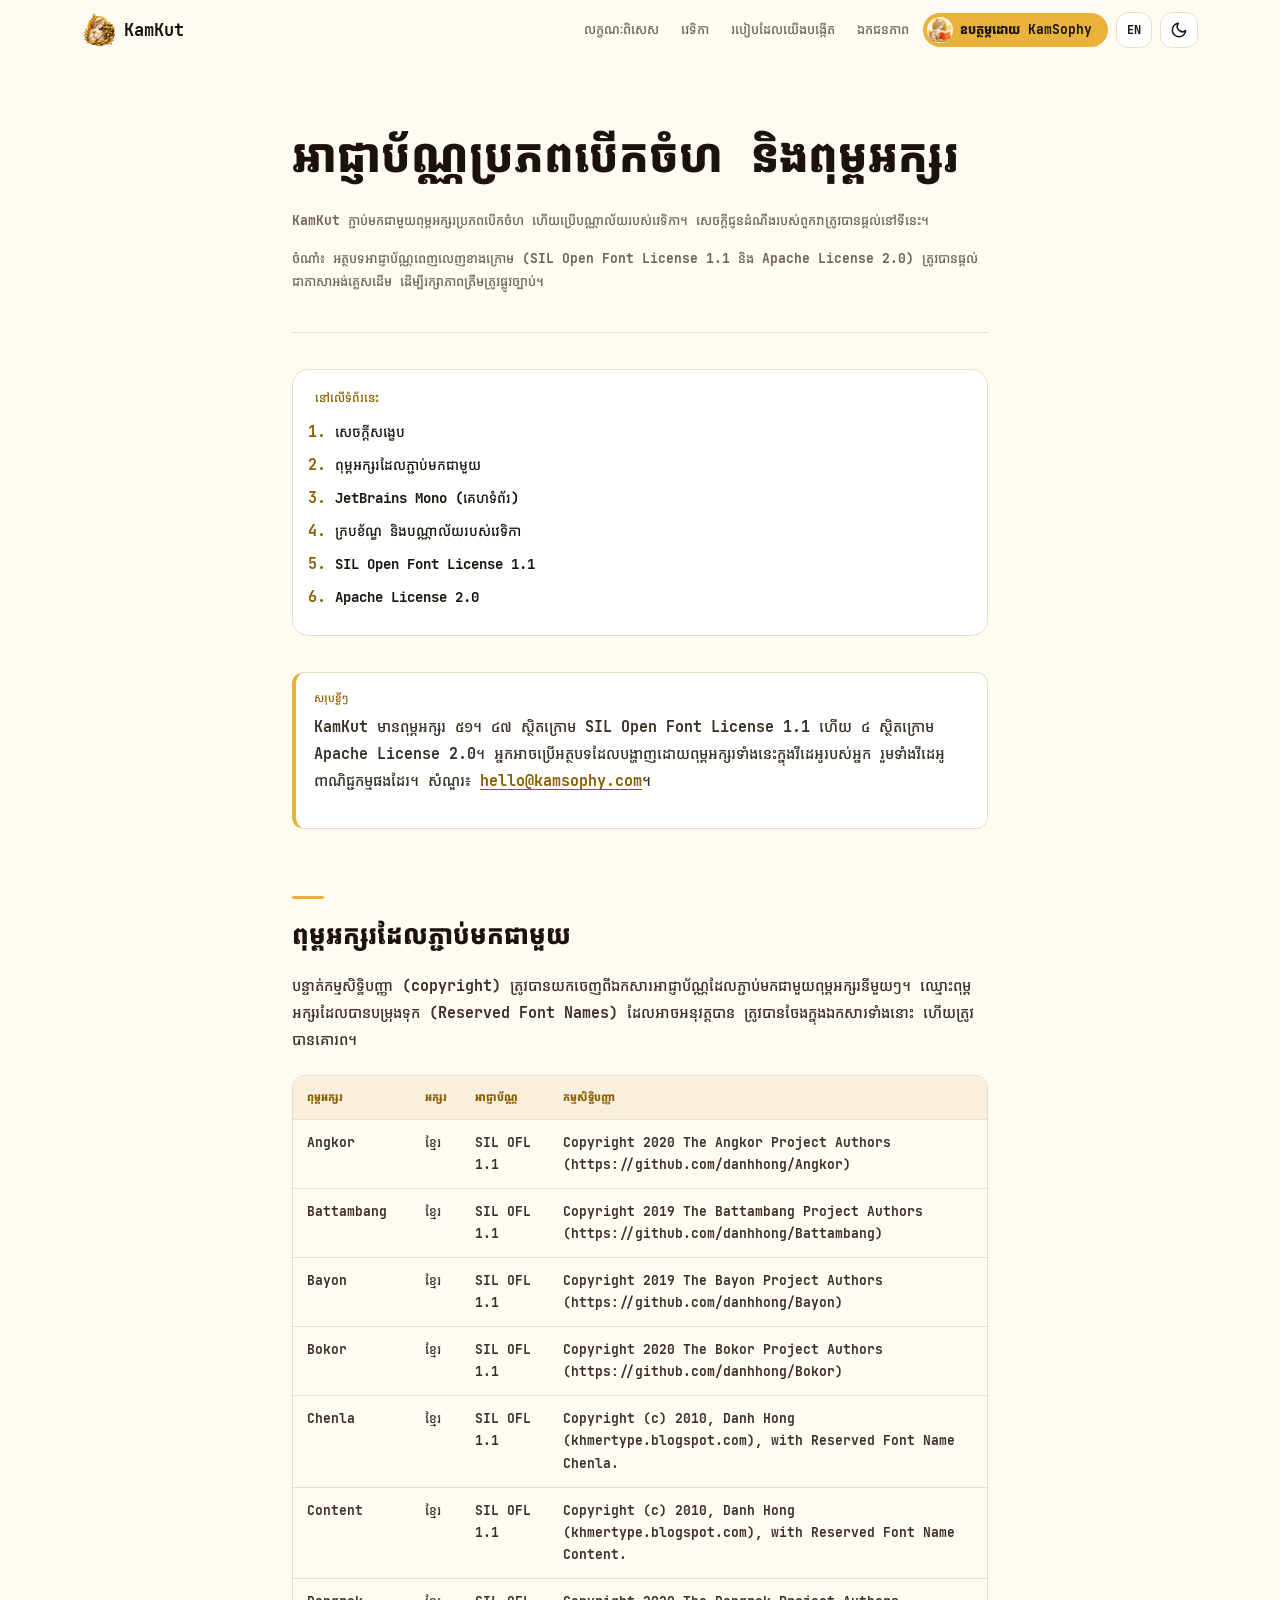
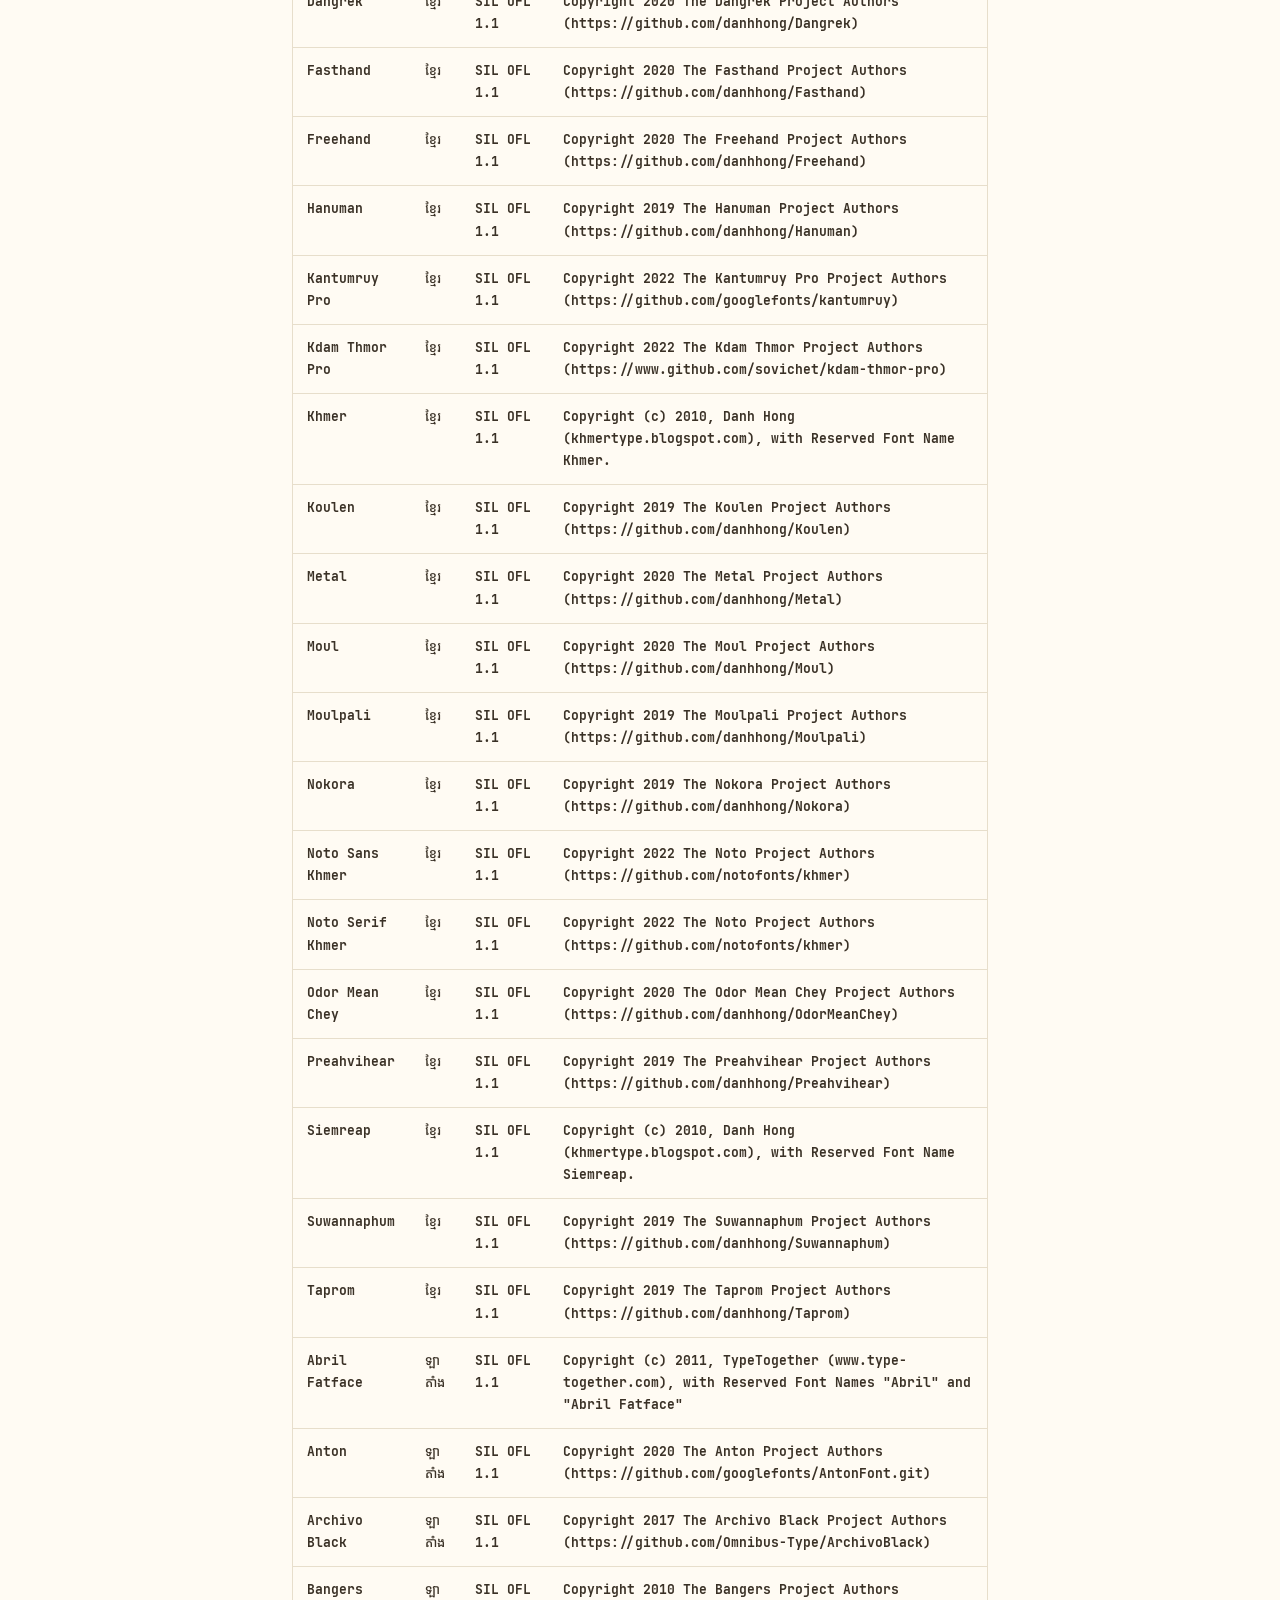
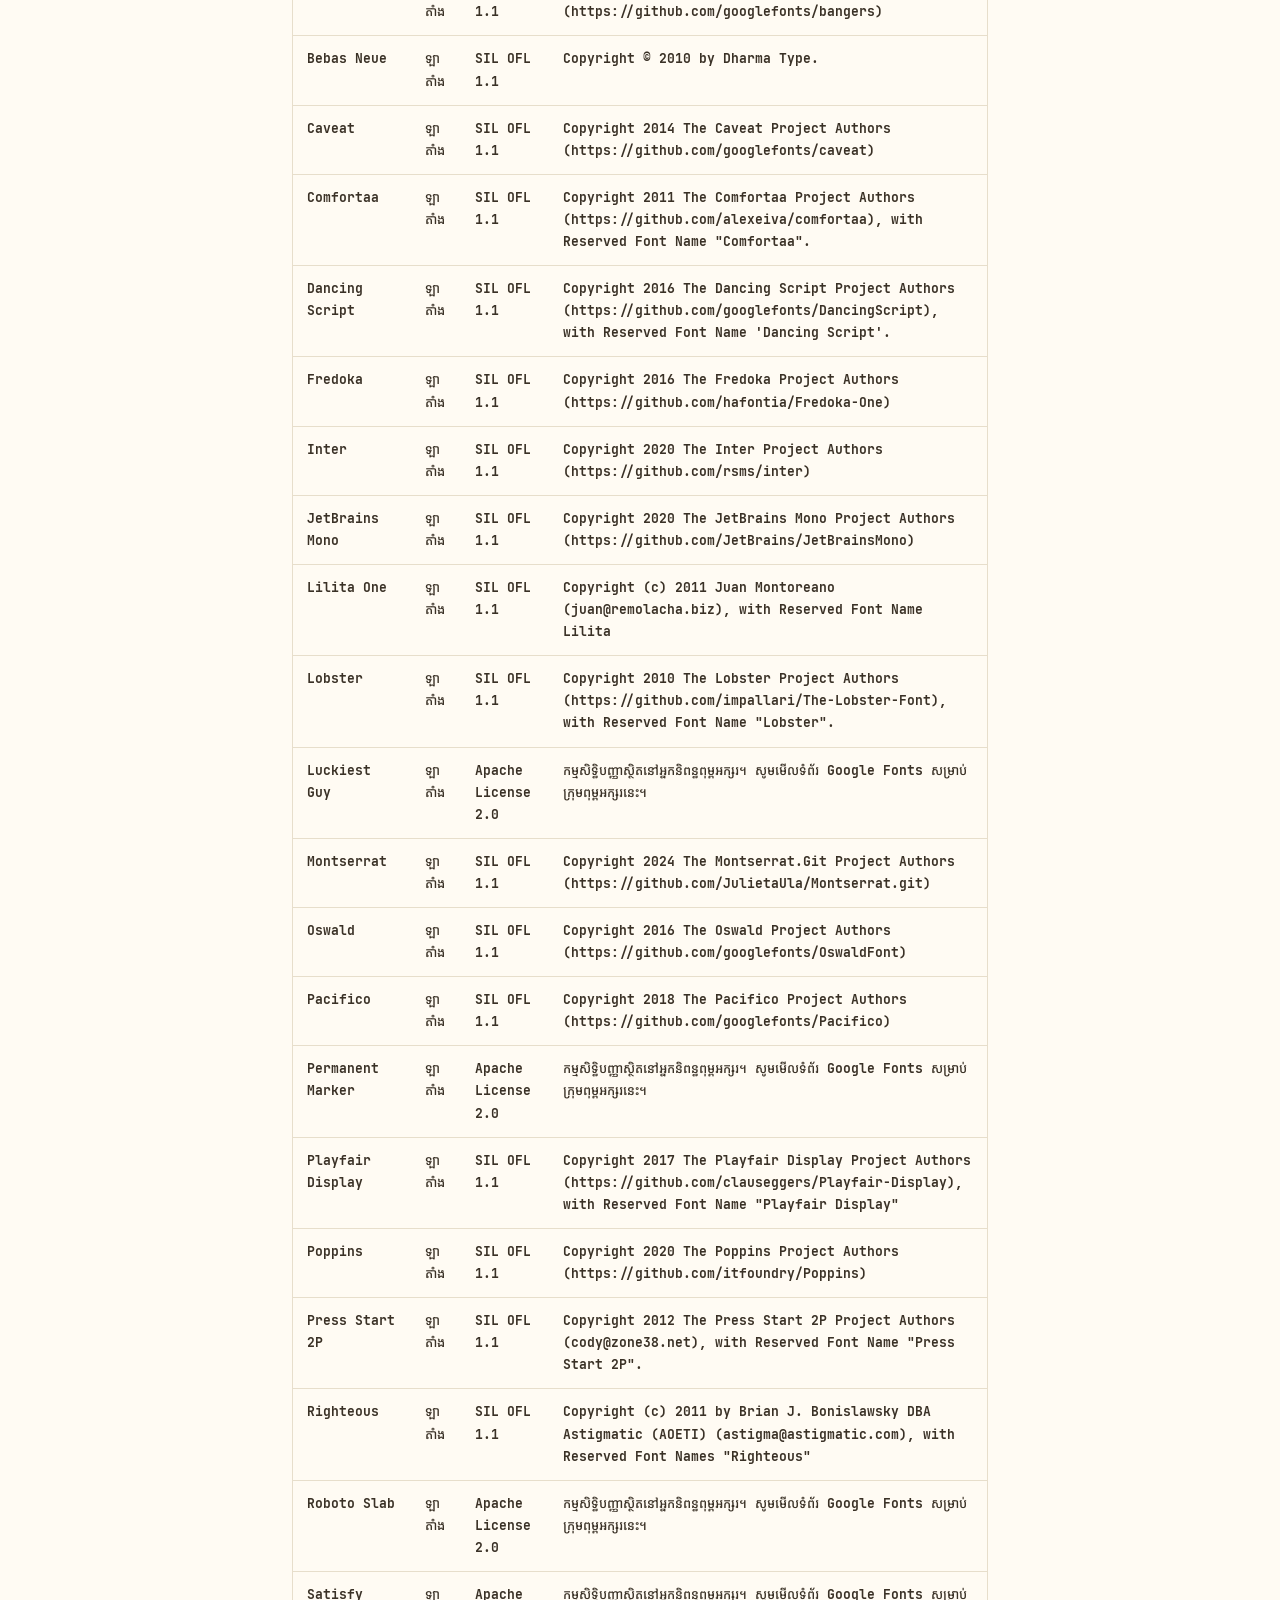
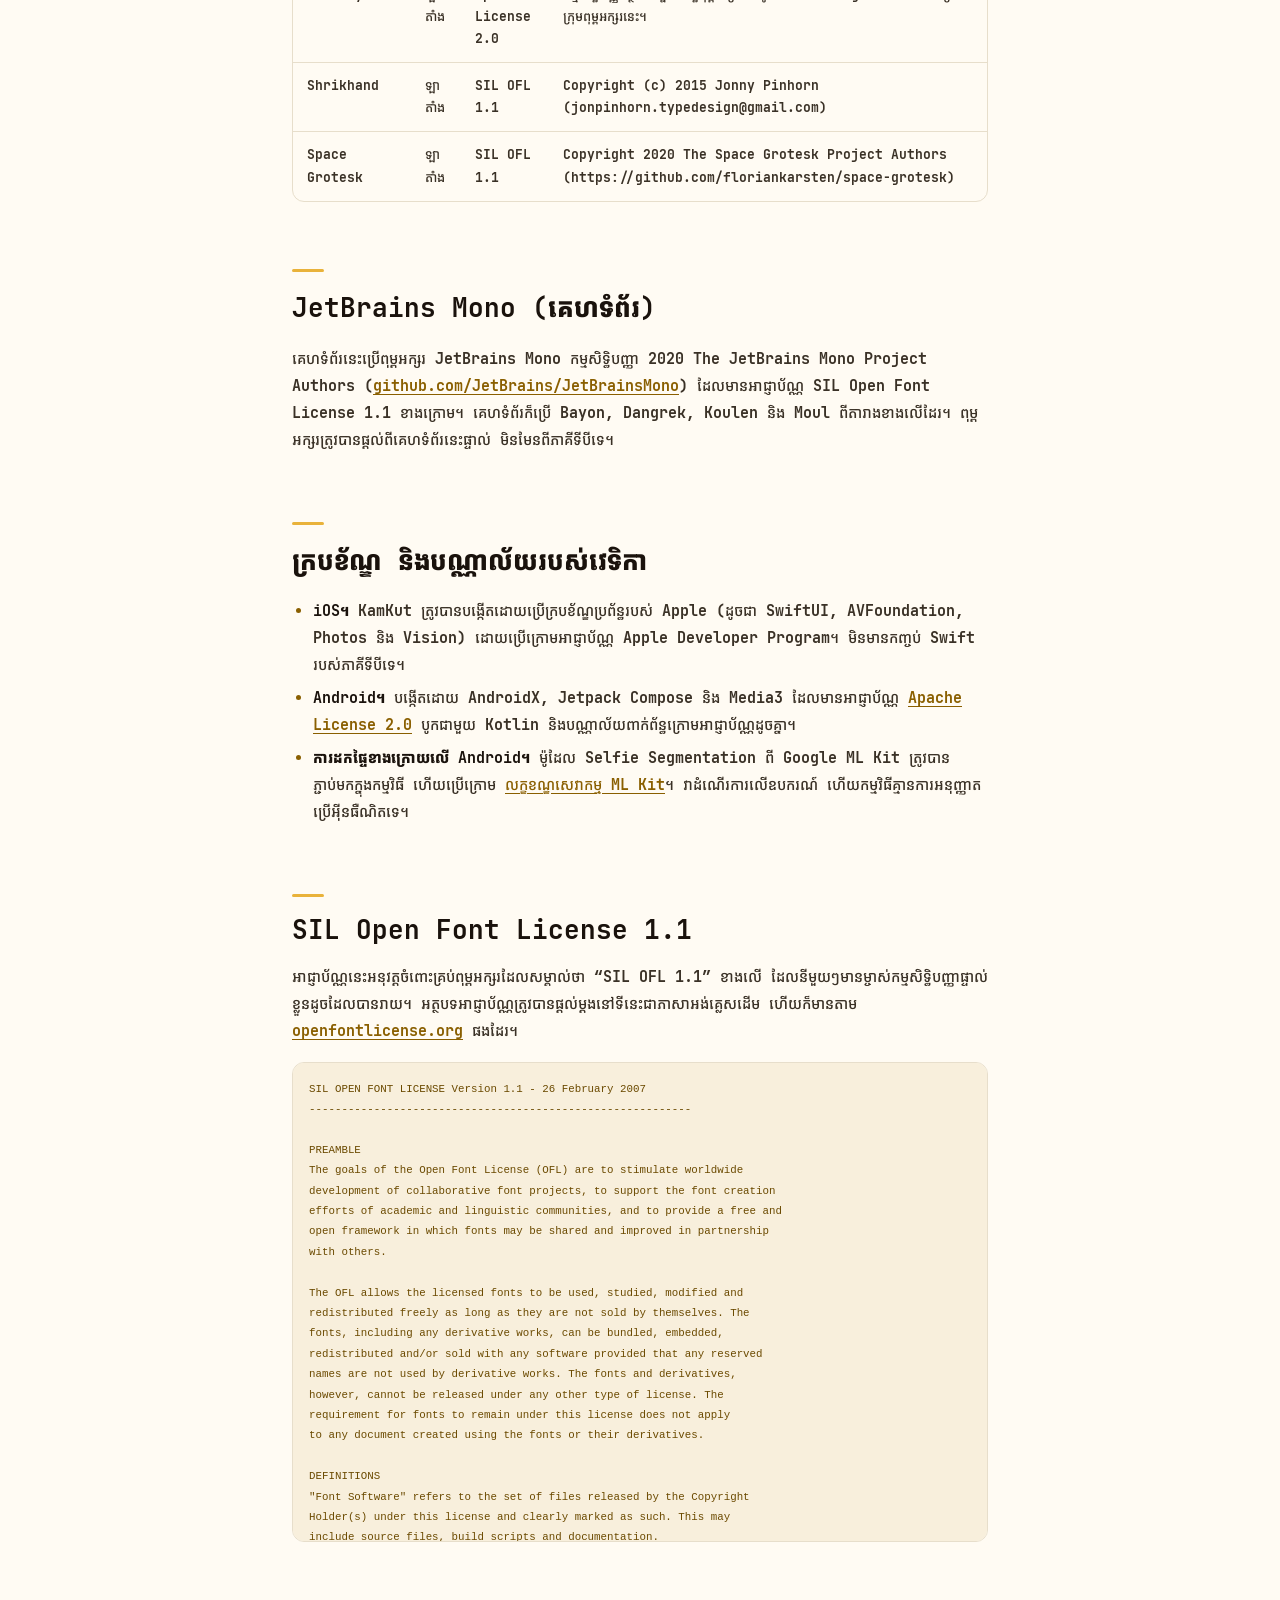
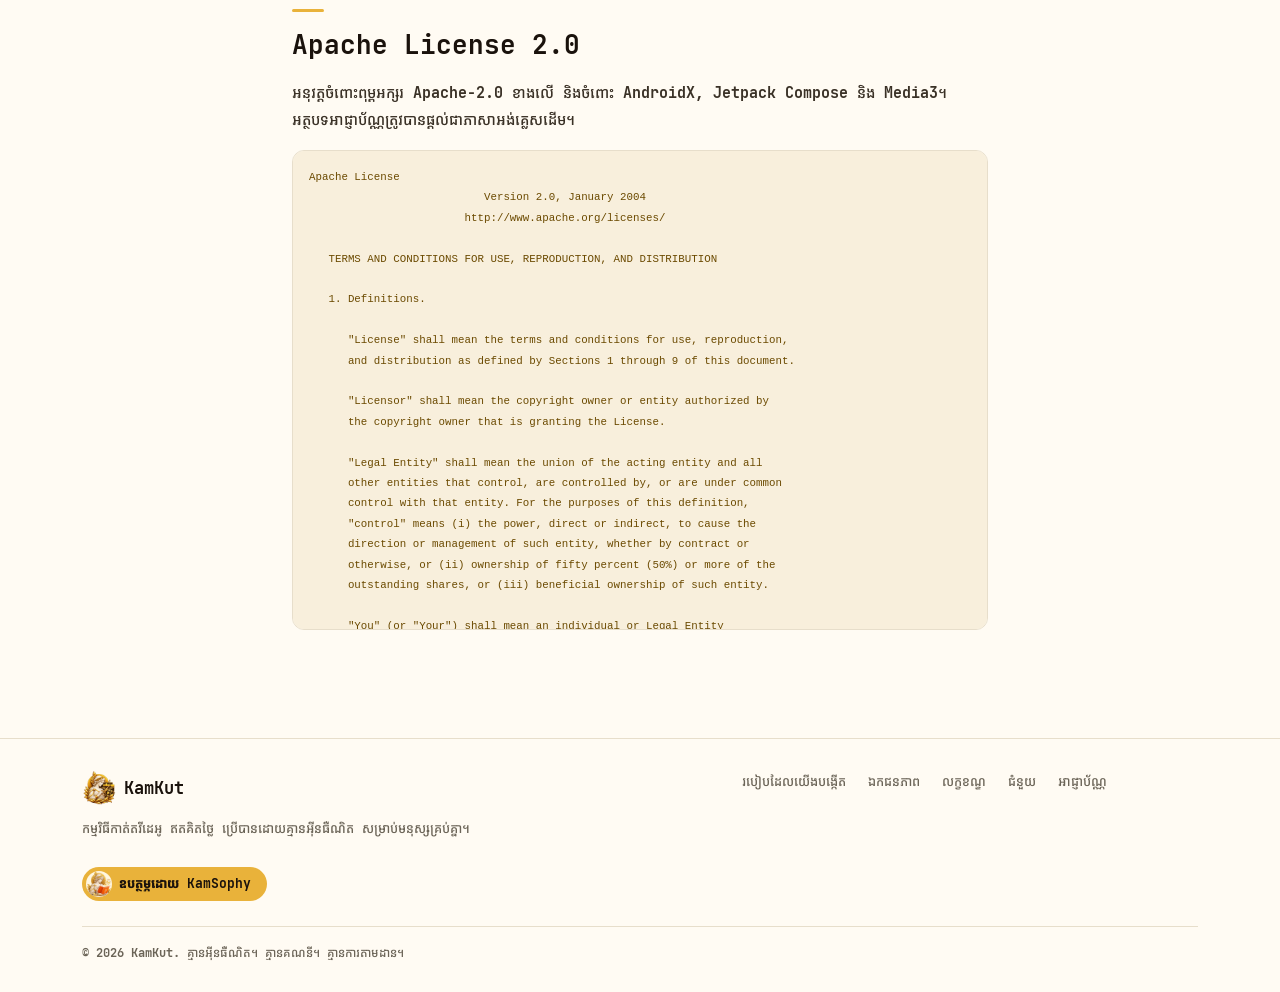
<file: licenses.html>
<!doctype html>
<html lang="km" data-lang="km">
<head>
<meta charset="utf-8">
<meta name="viewport" content="width=device-width,initial-scale=1">
<script>(function(){var d=document.documentElement,t,l;try{var q=new URLSearchParams(location.search);t=q.get("theme")||localStorage.getItem("kk-theme");l=q.get("lang")||localStorage.getItem("kk-lang")}catch(e){}if(t!=="light"&&t!=="dark")t=window.matchMedia&&matchMedia("(prefers-color-scheme: light)").matches?"light":"dark";if(l!=="en"&&l!=="km")l="km";d.setAttribute("data-theme",t);d.setAttribute("data-lang",l);d.setAttribute("lang",l);d.classList.add("js")})()</script>
<title>Open-source and font licences | KamKut</title>
<meta name="description" content="Licences for the fonts and open-source components bundled in KamKut: SIL Open Font License 1.1, Apache 2.0, and platform libraries.">
<meta name="theme-color" content="#0F0F10">
<meta name="color-scheme" content="dark light">
<!-- NOTE: https://uddom1234.github.io/kamkut-site (GitHub Pages) is the base URL. Replace in canonical and sitemap.xml if you move to your own domain. -->
<link rel="canonical" href="https://uddom1234.github.io/kamkut-site/licenses.html">
<link rel="icon" type="image/png" href="assets/brand/favicon.png">
<link rel="apple-touch-icon" href="assets/brand/apple-touch-icon.png">
<link rel="stylesheet" href="assets/css/site.css">

<script defer src="assets/js/site.js"></script>
<style>.doc pre{white-space:pre-wrap;overflow-wrap:anywhere;font-size:12px;max-height:480px}</style>
</head>
<body>
<a class="skip" href="#main">Skip to content</a>

<header class="nav" id="top">
  <div class="wrap nav__in">
    <a class="brand" href="index.html"><img src="assets/brand/kamkut-logo-192.webp" width="34" height="34" alt="">KamKut</a>
    <nav class="nav__links" aria-label="Primary"><a href="index.html#features"><span data-l="km">លក្ខណៈពិសេស</span><span data-l="en">Features</span></a><a href="index.html#platforms"><span data-l="km">វេទិកា</span><span data-l="en">Platforms</span></a><a href="how-its-built.html"><span data-l="km">របៀបដែលយើងបង្កើត</span><span data-l="en">How It's Built</span></a><a href="privacy.html"><span data-l="km">ឯកជនភាព</span><span data-l="en">Privacy</span></a></nav>
    <div class="nav__tools">
      <a class="spons" href="https://kamsophy.com" target="_blank" rel="noopener"><img src="assets/brand/kamsophy-logo-256.png" width="26" height="26" alt=""><span><span class="sp__pre"><span data-l="km">ឧបត្ថម្ភដោយ</span><span data-l="en">Sponsored By</span> </span><b>KamSophy</b></span></a>
      <button class="tbtn" id="lang-toggle" type="button" aria-label="ប្តូរទៅភាសាអង់គ្លេស" data-aria-km="ប្តូរទៅភាសាអង់គ្លេស" data-aria-en="Switch to Khmer"><span data-l="km">EN</span><span data-l="en">ខ្មែរ</span></button>
      <button class="tbtn" id="theme-toggle" type="button" aria-label="ប្តូរពន្លឺ ភ្លឺ/ងងឹត" data-aria-km="ប្តូរពន្លឺ ភ្លឺ/ងងឹត" data-aria-en="Toggle light and dark theme"><svg class="i-sun" viewBox="0 0 24 24" aria-hidden="true"><circle cx="12" cy="12" r="4"/><path d="M12 2v2M12 20v2M4.9 4.9l1.4 1.4M17.7 17.7l1.4 1.4M2 12h2M20 12h2M4.9 19.1l1.4-1.4M17.7 6.3l1.4-1.4"/></svg><svg class="i-moon" viewBox="0 0 24 24" aria-hidden="true"><path d="M21 12.8A9 9 0 1 1 11.2 3a7 7 0 0 0 9.8 9.8z"/></svg></button>
      <button class="tbtn tbtn--menu" id="menu-toggle" type="button" aria-expanded="false" aria-controls="nav-panel" aria-label="Menu" data-aria-km="ម៉ឺនុយ" data-aria-en="Menu"><svg viewBox="0 0 24 24" aria-hidden="true"><path d="M4 7h16M4 12h16M4 17h16"/></svg></button>
    </div>
    <div class="nav__panel" id="nav-panel"><a href="index.html#features"><span data-l="km">លក្ខណៈពិសេស</span><span data-l="en">Features</span></a><a href="index.html#platforms"><span data-l="km">វេទិកា</span><span data-l="en">Platforms</span></a><a href="how-its-built.html"><span data-l="km">របៀបដែលយើងបង្កើត</span><span data-l="en">How It's Built</span></a><a href="privacy.html"><span data-l="km">ឯកជនភាព</span><span data-l="en">Privacy</span></a></div>
  </div>
</header>

<main id="main" class="doc">
<header>
  <h1><span data-l="km">អាជ្ញាប័ណ្ណប្រភពបើកចំហ និងពុម្ពអក្សរ</span><span data-l="en">Open-source and font licences</span></h1>
  <p class="meta" data-l="km">KamKut ភ្ជាប់មកជាមួយពុម្ពអក្សរប្រភពបើកចំហ ហើយប្រើបណ្ណាល័យរបស់វេទិកា។ សេចក្តីជូនដំណឹងរបស់ពួកវាត្រូវបានផ្តល់នៅទីនេះ។</p>
<p class="meta" data-l="en">KamKut bundles open-source fonts and uses platform libraries. Their notices are reproduced here.</p>
<p class="meta" data-l="km">ចំណាំ៖ អត្ថបទអាជ្ញាប័ណ្ណពេញលេញខាងក្រោម (SIL Open Font License 1.1 និង Apache License 2.0) ត្រូវបានផ្តល់ជាភាសាអង់គ្លេសដើម ដើម្បីរក្សាភាពត្រឹមត្រូវផ្លូវច្បាប់។</p>
<p class="meta" data-l="en">Note: the full licence texts below (SIL Open Font License 1.1 and Apache License 2.0) are reproduced in their original English.</p>
</header>

<nav class="toc" aria-labelledby="toc-h">
  <p class="toc__title" id="toc-h"><span data-l="km">នៅលើទំព័រនេះ</span><span data-l="en">On this page</span></p>
  <ol>
    <li><a href="#summary"><span data-l="km">សេចក្តីសង្ខេប</span><span data-l="en">Summary</span></a></li>
    <li><a href="#fonts"><span data-l="km">ពុម្ពអក្សរដែលភ្ជាប់មកជាមួយ</span><span data-l="en">Bundled fonts</span></a></li>
    <li><a href="#jetbrains"><span data-l="km">JetBrains Mono (គេហទំព័រ)</span><span data-l="en">JetBrains Mono (website)</span></a></li>
    <li><a href="#platform"><span data-l="km">ក្របខ័ណ្ឌ និងបណ្ណាល័យរបស់វេទិកា</span><span data-l="en">Platform frameworks and libraries</span></a></li>
    <li><a href="#ofl">SIL Open Font License 1.1</a></li>
    <li><a href="#apache">Apache License 2.0</a></li>
  </ol>
</nav>

<section id="summary" aria-labelledby="summary-h">
<div class="callout">
  <span class="callout__title" id="summary-h"><span data-l="km">សរុបខ្លីៗ</span><span data-l="en">In short</span></span>
  <p data-l="km">KamKut មានពុម្ពអក្សរ ៥១។ ៤៧ ស្ថិតក្រោម SIL Open Font License 1.1 ហើយ ៤ ស្ថិតក្រោម Apache License 2.0។ អ្នកអាចប្រើអត្ថបទដែលបង្ហាញដោយពុម្ពអក្សរទាំងនេះក្នុងវីដេអូរបស់អ្នក រួមទាំងវីដេអូពាណិជ្ជកម្មផងដែរ។ សំណួរ៖ <a href="mailto:hello@kamsophy.com">hello@kamsophy.com</a>។</p>
<p data-l="en">KamKut includes 51 fonts. 47 are under the SIL Open Font License 1.1 and 4 are under the Apache License 2.0. You may use text rendered with these fonts in your own videos, including commercial ones. Questions: <a href="mailto:hello@kamsophy.com">hello@kamsophy.com</a><!-- TODO: confirm contact email -->.</p>
</div>
</section>

<section id="fonts" aria-labelledby="fonts-h">
<h2 id="fonts-h"><span data-l="km">ពុម្ពអក្សរដែលភ្ជាប់មកជាមួយ</span><span data-l="en">Bundled fonts</span></h2>
<p data-l="km">បន្ទាត់កម្មសិទ្ធិបញ្ញា (copyright) ត្រូវបានយកចេញពីឯកសារអាជ្ញាប័ណ្ណដែលភ្ជាប់មកជាមួយពុម្ពអក្សរនីមួយៗ។ ឈ្មោះពុម្ពអក្សរដែលបានបម្រុងទុក (Reserved Font Names) ដែលអាចអនុវត្តបាន ត្រូវបានចែងក្នុងឯកសារទាំងនោះ ហើយត្រូវបានគោរព។</p>
<p data-l="en">Copyright lines are taken from the licence file shipped with each font. Reserved Font Names, where applicable, are stated in those files and are respected.</p>
<div class="table-wrap">
<table>
  <thead><tr><th><span data-l="km">ពុម្ពអក្សរ</span><span data-l="en">Font</span></th><th><span data-l="km">អក្សរ</span><span data-l="en">Script</span></th><th><span data-l="km">អាជ្ញាប័ណ្ណ</span><span data-l="en">Licence</span></th><th><span data-l="km">កម្មសិទ្ធិបញ្ញា</span><span data-l="en">Copyright</span></th></tr></thead>
  <tbody>
<tr><td>Angkor</td><td><span data-l="km">ខ្មែរ</span><span data-l="en">Khmer</span></td><td>SIL OFL 1.1</td><td>Copyright 2020 The Angkor Project Authors (https://github.com/danhhong/Angkor)</td></tr>
<tr><td>Battambang</td><td><span data-l="km">ខ្មែរ</span><span data-l="en">Khmer</span></td><td>SIL OFL 1.1</td><td>Copyright 2019 The Battambang Project Authors (https://github.com/danhhong/Battambang)</td></tr>
<tr><td>Bayon</td><td><span data-l="km">ខ្មែរ</span><span data-l="en">Khmer</span></td><td>SIL OFL 1.1</td><td>Copyright 2019 The Bayon Project Authors (https://github.com/danhhong/Bayon)</td></tr>
<tr><td>Bokor</td><td><span data-l="km">ខ្មែរ</span><span data-l="en">Khmer</span></td><td>SIL OFL 1.1</td><td>Copyright 2020 The Bokor Project Authors (https://github.com/danhhong/Bokor)</td></tr>
<tr><td>Chenla</td><td><span data-l="km">ខ្មែរ</span><span data-l="en">Khmer</span></td><td>SIL OFL 1.1</td><td>Copyright (c) 2010, Danh Hong (khmertype.blogspot.com), with Reserved Font Name Chenla.</td></tr>
<tr><td>Content</td><td><span data-l="km">ខ្មែរ</span><span data-l="en">Khmer</span></td><td>SIL OFL 1.1</td><td>Copyright (c) 2010, Danh Hong (khmertype.blogspot.com), with Reserved Font Name Content.</td></tr>
<tr><td>Dangrek</td><td><span data-l="km">ខ្មែរ</span><span data-l="en">Khmer</span></td><td>SIL OFL 1.1</td><td>Copyright 2020 The Dangrek Project Authors (https://github.com/danhhong/Dangrek)</td></tr>
<tr><td>Fasthand</td><td><span data-l="km">ខ្មែរ</span><span data-l="en">Khmer</span></td><td>SIL OFL 1.1</td><td>Copyright 2020 The Fasthand Project Authors (https://github.com/danhhong/Fasthand)</td></tr>
<tr><td>Freehand</td><td><span data-l="km">ខ្មែរ</span><span data-l="en">Khmer</span></td><td>SIL OFL 1.1</td><td>Copyright 2020 The Freehand Project Authors (https://github.com/danhhong/Freehand)</td></tr>
<tr><td>Hanuman</td><td><span data-l="km">ខ្មែរ</span><span data-l="en">Khmer</span></td><td>SIL OFL 1.1</td><td>Copyright 2019 The Hanuman Project Authors (https://github.com/danhhong/Hanuman)</td></tr>
<tr><td>Kantumruy Pro</td><td><span data-l="km">ខ្មែរ</span><span data-l="en">Khmer</span></td><td>SIL OFL 1.1</td><td>Copyright 2022 The Kantumruy Pro Project Authors (https://github.com/googlefonts/kantumruy)</td></tr>
<tr><td>Kdam Thmor Pro</td><td><span data-l="km">ខ្មែរ</span><span data-l="en">Khmer</span></td><td>SIL OFL 1.1</td><td>Copyright 2022 The Kdam Thmor Project Authors (https://www.github.com/sovichet/kdam-thmor-pro)</td></tr>
<tr><td>Khmer</td><td><span data-l="km">ខ្មែរ</span><span data-l="en">Khmer</span></td><td>SIL OFL 1.1</td><td>Copyright (c) 2010, Danh Hong (khmertype.blogspot.com), with Reserved Font Name Khmer.</td></tr>
<tr><td>Koulen</td><td><span data-l="km">ខ្មែរ</span><span data-l="en">Khmer</span></td><td>SIL OFL 1.1</td><td>Copyright 2019 The Koulen Project Authors (https://github.com/danhhong/Koulen)</td></tr>
<tr><td>Metal</td><td><span data-l="km">ខ្មែរ</span><span data-l="en">Khmer</span></td><td>SIL OFL 1.1</td><td>Copyright 2020 The Metal Project Authors (https://github.com/danhhong/Metal)</td></tr>
<tr><td>Moul</td><td><span data-l="km">ខ្មែរ</span><span data-l="en">Khmer</span></td><td>SIL OFL 1.1</td><td>Copyright 2020 The Moul Project Authors (https://github.com/danhhong/Moul)</td></tr>
<tr><td>Moulpali</td><td><span data-l="km">ខ្មែរ</span><span data-l="en">Khmer</span></td><td>SIL OFL 1.1</td><td>Copyright 2019 The Moulpali Project Authors (https://github.com/danhhong/Moulpali)</td></tr>
<tr><td>Nokora</td><td><span data-l="km">ខ្មែរ</span><span data-l="en">Khmer</span></td><td>SIL OFL 1.1</td><td>Copyright 2019 The Nokora Project Authors (https://github.com/danhhong/Nokora)</td></tr>
<tr><td>Noto Sans Khmer</td><td><span data-l="km">ខ្មែរ</span><span data-l="en">Khmer</span></td><td>SIL OFL 1.1</td><td>Copyright 2022 The Noto Project Authors (https://github.com/notofonts/khmer)</td></tr>
<tr><td>Noto Serif Khmer</td><td><span data-l="km">ខ្មែរ</span><span data-l="en">Khmer</span></td><td>SIL OFL 1.1</td><td>Copyright 2022 The Noto Project Authors (https://github.com/notofonts/khmer)</td></tr>
<tr><td>Odor Mean Chey</td><td><span data-l="km">ខ្មែរ</span><span data-l="en">Khmer</span></td><td>SIL OFL 1.1</td><td>Copyright 2020 The Odor Mean Chey Project Authors (https://github.com/danhhong/OdorMeanChey)</td></tr>
<tr><td>Preahvihear</td><td><span data-l="km">ខ្មែរ</span><span data-l="en">Khmer</span></td><td>SIL OFL 1.1</td><td>Copyright 2019 The Preahvihear Project Authors (https://github.com/danhhong/Preahvihear)</td></tr>
<tr><td>Siemreap</td><td><span data-l="km">ខ្មែរ</span><span data-l="en">Khmer</span></td><td>SIL OFL 1.1</td><td>Copyright (c) 2010, Danh Hong (khmertype.blogspot.com), with Reserved Font Name Siemreap.</td></tr>
<tr><td>Suwannaphum</td><td><span data-l="km">ខ្មែរ</span><span data-l="en">Khmer</span></td><td>SIL OFL 1.1</td><td>Copyright 2019 The Suwannaphum Project Authors (https://github.com/danhhong/Suwannaphum)</td></tr>
<tr><td>Taprom</td><td><span data-l="km">ខ្មែរ</span><span data-l="en">Khmer</span></td><td>SIL OFL 1.1</td><td>Copyright 2019 The Taprom Project Authors (https://github.com/danhhong/Taprom)</td></tr>
<tr><td>Abril Fatface</td><td><span data-l="km">ឡាតាំង</span><span data-l="en">Latin</span></td><td>SIL OFL 1.1</td><td>Copyright (c) 2011, TypeTogether (www.type-together.com), with Reserved Font Names &quot;Abril&quot; and &quot;Abril Fatface&quot;</td></tr>
<tr><td>Anton</td><td><span data-l="km">ឡាតាំង</span><span data-l="en">Latin</span></td><td>SIL OFL 1.1</td><td>Copyright 2020 The Anton Project Authors (https://github.com/googlefonts/AntonFont.git)</td></tr>
<tr><td>Archivo Black</td><td><span data-l="km">ឡាតាំង</span><span data-l="en">Latin</span></td><td>SIL OFL 1.1</td><td>Copyright 2017 The Archivo Black Project Authors (https://github.com/Omnibus-Type/ArchivoBlack)</td></tr>
<tr><td>Bangers</td><td><span data-l="km">ឡាតាំង</span><span data-l="en">Latin</span></td><td>SIL OFL 1.1</td><td>Copyright 2010 The Bangers Project Authors (https://github.com/googlefonts/bangers)</td></tr>
<tr><td>Bebas Neue</td><td><span data-l="km">ឡាតាំង</span><span data-l="en">Latin</span></td><td>SIL OFL 1.1</td><td>Copyright © 2010 by Dharma Type.</td></tr>
<tr><td>Caveat</td><td><span data-l="km">ឡាតាំង</span><span data-l="en">Latin</span></td><td>SIL OFL 1.1</td><td>Copyright 2014 The Caveat Project Authors (https://github.com/googlefonts/caveat)</td></tr>
<tr><td>Comfortaa</td><td><span data-l="km">ឡាតាំង</span><span data-l="en">Latin</span></td><td>SIL OFL 1.1</td><td>Copyright 2011 The Comfortaa Project Authors (https://github.com/alexeiva/comfortaa), with Reserved Font Name &quot;Comfortaa&quot;.</td></tr>
<tr><td>Dancing Script</td><td><span data-l="km">ឡាតាំង</span><span data-l="en">Latin</span></td><td>SIL OFL 1.1</td><td>Copyright 2016 The Dancing Script Project Authors (https://github.com/googlefonts/DancingScript), with Reserved Font Name &#x27;Dancing Script&#x27;.</td></tr>
<tr><td>Fredoka</td><td><span data-l="km">ឡាតាំង</span><span data-l="en">Latin</span></td><td>SIL OFL 1.1</td><td>Copyright 2016 The Fredoka Project Authors (https://github.com/hafontia/Fredoka-One)</td></tr>
<tr><td>Inter</td><td><span data-l="km">ឡាតាំង</span><span data-l="en">Latin</span></td><td>SIL OFL 1.1</td><td>Copyright 2020 The Inter Project Authors (https://github.com/rsms/inter)</td></tr>
<tr><td>JetBrains Mono</td><td><span data-l="km">ឡាតាំង</span><span data-l="en">Latin</span></td><td>SIL OFL 1.1</td><td>Copyright 2020 The JetBrains Mono Project Authors (https://github.com/JetBrains/JetBrainsMono)</td></tr>
<tr><td>Lilita One</td><td><span data-l="km">ឡាតាំង</span><span data-l="en">Latin</span></td><td>SIL OFL 1.1</td><td>Copyright (c) 2011 Juan Montoreano (juan@remolacha.biz), with Reserved Font Name Lilita</td></tr>
<tr><td>Lobster</td><td><span data-l="km">ឡាតាំង</span><span data-l="en">Latin</span></td><td>SIL OFL 1.1</td><td>Copyright 2010 The Lobster Project Authors (https://github.com/impallari/The-Lobster-Font), with Reserved Font Name &quot;Lobster&quot;.</td></tr>
<tr><td>Luckiest Guy</td><td><span data-l="km">ឡាតាំង</span><span data-l="en">Latin</span></td><td>Apache License 2.0</td><td><span data-l="km">កម្មសិទ្ធិបញ្ញាស្ថិតនៅអ្នកនិពន្ធពុម្ពអក្សរ។ សូមមើលទំព័រ Google Fonts សម្រាប់ក្រុមពុម្ពអក្សរនេះ។</span><span data-l="en">Copyright held by the font&rsquo;s authors; see the Google Fonts page for this family.</span></td></tr>
<tr><td>Montserrat</td><td><span data-l="km">ឡាតាំង</span><span data-l="en">Latin</span></td><td>SIL OFL 1.1</td><td>Copyright 2024 The Montserrat.Git Project Authors (https://github.com/JulietaUla/Montserrat.git)</td></tr>
<tr><td>Oswald</td><td><span data-l="km">ឡាតាំង</span><span data-l="en">Latin</span></td><td>SIL OFL 1.1</td><td>Copyright 2016 The Oswald Project Authors (https://github.com/googlefonts/OswaldFont)</td></tr>
<tr><td>Pacifico</td><td><span data-l="km">ឡាតាំង</span><span data-l="en">Latin</span></td><td>SIL OFL 1.1</td><td>Copyright 2018 The Pacifico Project Authors (https://github.com/googlefonts/Pacifico)</td></tr>
<tr><td>Permanent Marker</td><td><span data-l="km">ឡាតាំង</span><span data-l="en">Latin</span></td><td>Apache License 2.0</td><td><span data-l="km">កម្មសិទ្ធិបញ្ញាស្ថិតនៅអ្នកនិពន្ធពុម្ពអក្សរ។ សូមមើលទំព័រ Google Fonts សម្រាប់ក្រុមពុម្ពអក្សរនេះ។</span><span data-l="en">Copyright held by the font&rsquo;s authors; see the Google Fonts page for this family.</span></td></tr>
<tr><td>Playfair Display</td><td><span data-l="km">ឡាតាំង</span><span data-l="en">Latin</span></td><td>SIL OFL 1.1</td><td>Copyright 2017 The Playfair Display Project Authors (https://github.com/clauseggers/Playfair-Display), with Reserved Font Name &quot;Playfair Display&quot;</td></tr>
<tr><td>Poppins</td><td><span data-l="km">ឡាតាំង</span><span data-l="en">Latin</span></td><td>SIL OFL 1.1</td><td>Copyright 2020 The Poppins Project Authors (https://github.com/itfoundry/Poppins)</td></tr>
<tr><td>Press Start 2P</td><td><span data-l="km">ឡាតាំង</span><span data-l="en">Latin</span></td><td>SIL OFL 1.1</td><td>Copyright 2012 The Press Start 2P Project Authors (cody@zone38.net), with Reserved Font Name &quot;Press Start 2P&quot;.</td></tr>
<tr><td>Righteous</td><td><span data-l="km">ឡាតាំង</span><span data-l="en">Latin</span></td><td>SIL OFL 1.1</td><td>Copyright (c) 2011 by Brian J. Bonislawsky DBA Astigmatic (AOETI) (astigma@astigmatic.com), with Reserved Font Names &quot;Righteous&quot;</td></tr>
<tr><td>Roboto Slab</td><td><span data-l="km">ឡាតាំង</span><span data-l="en">Latin</span></td><td>Apache License 2.0</td><td><span data-l="km">កម្មសិទ្ធិបញ្ញាស្ថិតនៅអ្នកនិពន្ធពុម្ពអក្សរ។ សូមមើលទំព័រ Google Fonts សម្រាប់ក្រុមពុម្ពអក្សរនេះ។</span><span data-l="en">Copyright held by the font&rsquo;s authors; see the Google Fonts page for this family.</span></td></tr>
<tr><td>Satisfy</td><td><span data-l="km">ឡាតាំង</span><span data-l="en">Latin</span></td><td>Apache License 2.0</td><td><span data-l="km">កម្មសិទ្ធិបញ្ញាស្ថិតនៅអ្នកនិពន្ធពុម្ពអក្សរ។ សូមមើលទំព័រ Google Fonts សម្រាប់ក្រុមពុម្ពអក្សរនេះ។</span><span data-l="en">Copyright held by the font&rsquo;s authors; see the Google Fonts page for this family.</span></td></tr>
<tr><td>Shrikhand</td><td><span data-l="km">ឡាតាំង</span><span data-l="en">Latin</span></td><td>SIL OFL 1.1</td><td>Copyright (c) 2015 Jonny Pinhorn (jonpinhorn.typedesign@gmail.com)</td></tr>
<tr><td>Space Grotesk</td><td><span data-l="km">ឡាតាំង</span><span data-l="en">Latin</span></td><td>SIL OFL 1.1</td><td>Copyright 2020 The Space Grotesk Project Authors (https://github.com/floriankarsten/space-grotesk)</td></tr>
  </tbody>
</table>
</div>
</section>

<section id="jetbrains" aria-labelledby="jetbrains-h">
<h2 id="jetbrains-h"><span data-l="km">JetBrains Mono (គេហទំព័រ)</span><span data-l="en">JetBrains Mono (website)</span></h2>
<p data-l="km">គេហទំព័រនេះប្រើពុម្ពអក្សរ JetBrains Mono កម្មសិទ្ធិបញ្ញា 2020 The JetBrains Mono Project Authors (<a href="https://github.com/JetBrains/JetBrainsMono" rel="noopener">github.com/JetBrains/JetBrainsMono</a>) ដែលមានអាជ្ញាប័ណ្ណ SIL Open Font License 1.1 ខាងក្រោម។ គេហទំព័រក៏ប្រើ Bayon, Dangrek, Koulen និង Moul ពីតារាងខាងលើដែរ។ ពុម្ពអក្សរត្រូវបានផ្តល់ពីគេហទំព័រនេះផ្ទាល់ មិនមែនពីភាគីទីបីទេ។</p>
<p data-l="en">This website is set in JetBrains Mono, copyright 2020 The JetBrains Mono Project Authors (<a href="https://github.com/JetBrains/JetBrainsMono" rel="noopener">github.com/JetBrains/JetBrainsMono</a>), licensed under the SIL Open Font License 1.1 below. The site also uses Bayon, Dangrek, Koulen and Moul from the table above. Fonts are served from this site, not from a third party.</p>
</section>

<section id="platform" aria-labelledby="platform-h">
<h2 id="platform-h"><span data-l="km">ក្របខ័ណ្ឌ និងបណ្ណាល័យរបស់វេទិកា</span><span data-l="en">Platform frameworks and libraries</span></h2>
<ul>
  <li><span data-l="km"><strong>iOS។</strong> KamKut ត្រូវបានបង្កើតដោយប្រើក្របខ័ណ្ឌប្រព័ន្ធរបស់ Apple (ដូចជា SwiftUI, AVFoundation, Photos និង Vision) ដោយប្រើក្រោមអាជ្ញាប័ណ្ណ Apple Developer Program។ មិនមានកញ្ចប់ Swift របស់ភាគីទីបីទេ។</span><span data-l="en"><strong>iOS.</strong> KamKut is built with Apple&rsquo;s system frameworks (such as SwiftUI, AVFoundation, Photos and Vision), used under the Apple Developer Program licence. No third-party Swift packages are included.</span></li>
  <li><span data-l="km"><strong>Android។</strong> បង្កើតដោយ AndroidX, Jetpack Compose និង Media3 ដែលមានអាជ្ញាប័ណ្ណ <a href="#apache">Apache License 2.0</a> បូកជាមួយ Kotlin និងបណ្ណាល័យពាក់ព័ន្ធក្រោមអាជ្ញាប័ណ្ណដូចគ្នា។</span><span data-l="en"><strong>Android.</strong> Built with AndroidX, Jetpack Compose and Media3, which are licensed under the <a href="#apache">Apache License 2.0</a>, plus Kotlin and related libraries under the same licence.</span></li>
  <li><span data-l="km"><strong>ការដកផ្ទៃខាងក្រោយលើ Android។</strong> ម៉ូដែល Selfie Segmentation ពី Google ML Kit ត្រូវបានភ្ជាប់មកក្នុងកម្មវិធី ហើយប្រើក្រោម <a href="https://developers.google.com/ml-kit/terms" rel="noopener">លក្ខខណ្ឌសេវាកម្ម ML Kit</a>។ វាដំណើរការលើឧបករណ៍ ហើយកម្មវិធីគ្មានការអនុញ្ញាតប្រើអ៊ីនធឺណិតទេ។</span><span data-l="en"><strong>Background removal on Android.</strong> The Selfie Segmentation model from Google ML Kit is bundled inside the app and used under the <a href="https://developers.google.com/ml-kit/terms" rel="noopener">ML Kit Terms of Service</a>. It runs on the device; the app has no internet permission.</span></li>
</ul>
<!-- TODO: regenerate this list from the final Gradle dependency report before release -->
</section>

<section id="ofl" aria-labelledby="ofl-h">
<h2 id="ofl-h">SIL Open Font License 1.1</h2>
<p data-l="km">អាជ្ញាប័ណ្ណនេះអនុវត្តចំពោះគ្រប់ពុម្ពអក្សរដែលសម្គាល់ថា &ldquo;SIL OFL 1.1&rdquo; ខាងលើ ដែលនីមួយៗមានម្ចាស់កម្មសិទ្ធិបញ្ញាផ្ទាល់ខ្លួនដូចដែលបានរាយ។ អត្ថបទអាជ្ញាប័ណ្ណត្រូវបានផ្តល់ម្តងនៅទីនេះជាភាសាអង់គ្លេសដើម ហើយក៏មានតាម <a href="https://openfontlicense.org" rel="noopener">openfontlicense.org</a> ផងដែរ។</p>
<p data-l="en">This licence applies to every font marked &ldquo;SIL OFL 1.1&rdquo; above, each with its own copyright holder as listed. It is reproduced once here and is also available at <a href="https://openfontlicense.org" rel="noopener">openfontlicense.org</a>.</p>
<pre tabindex="0"><code>SIL OPEN FONT LICENSE Version 1.1 - 26 February 2007
-----------------------------------------------------------

PREAMBLE
The goals of the Open Font License (OFL) are to stimulate worldwide
development of collaborative font projects, to support the font creation
efforts of academic and linguistic communities, and to provide a free and
open framework in which fonts may be shared and improved in partnership
with others.

The OFL allows the licensed fonts to be used, studied, modified and
redistributed freely as long as they are not sold by themselves. The
fonts, including any derivative works, can be bundled, embedded, 
redistributed and/or sold with any software provided that any reserved
names are not used by derivative works. The fonts and derivatives,
however, cannot be released under any other type of license. The
requirement for fonts to remain under this license does not apply
to any document created using the fonts or their derivatives.

DEFINITIONS
&quot;Font Software&quot; refers to the set of files released by the Copyright
Holder(s) under this license and clearly marked as such. This may
include source files, build scripts and documentation.

&quot;Reserved Font Name&quot; refers to any names specified as such after the
copyright statement(s).

&quot;Original Version&quot; refers to the collection of Font Software components as
distributed by the Copyright Holder(s).

&quot;Modified Version&quot; refers to any derivative made by adding to, deleting,
or substituting -- in part or in whole -- any of the components of the
Original Version, by changing formats or by porting the Font Software to a
new environment.

&quot;Author&quot; refers to any designer, engineer, programmer, technical
writer or other person who contributed to the Font Software.

PERMISSION &amp; CONDITIONS
Permission is hereby granted, free of charge, to any person obtaining
a copy of the Font Software, to use, study, copy, merge, embed, modify,
redistribute, and sell modified and unmodified copies of the Font
Software, subject to the following conditions:

1) Neither the Font Software nor any of its individual components,
in Original or Modified Versions, may be sold by itself.

2) Original or Modified Versions of the Font Software may be bundled,
redistributed and/or sold with any software, provided that each copy
contains the above copyright notice and this license. These can be
included either as stand-alone text files, human-readable headers or
in the appropriate machine-readable metadata fields within text or
binary files as long as those fields can be easily viewed by the user.

3) No Modified Version of the Font Software may use the Reserved Font
Name(s) unless explicit written permission is granted by the corresponding
Copyright Holder. This restriction only applies to the primary font name as
presented to the users.

4) The name(s) of the Copyright Holder(s) or the Author(s) of the Font
Software shall not be used to promote, endorse or advertise any
Modified Version, except to acknowledge the contribution(s) of the
Copyright Holder(s) and the Author(s) or with their explicit written
permission.

5) The Font Software, modified or unmodified, in part or in whole,
must be distributed entirely under this license, and must not be
distributed under any other license. The requirement for fonts to
remain under this license does not apply to any document created
using the Font Software.

TERMINATION
This license becomes null and void if any of the above conditions are
not met.

DISCLAIMER
THE FONT SOFTWARE IS PROVIDED &quot;AS IS&quot;, WITHOUT WARRANTY OF ANY KIND,
EXPRESS OR IMPLIED, INCLUDING BUT NOT LIMITED TO ANY WARRANTIES OF
MERCHANTABILITY, FITNESS FOR A PARTICULAR PURPOSE AND NONINFRINGEMENT
OF COPYRIGHT, PATENT, TRADEMARK, OR OTHER RIGHT. IN NO EVENT SHALL THE
COPYRIGHT HOLDER BE LIABLE FOR ANY CLAIM, DAMAGES OR OTHER LIABILITY,
INCLUDING ANY GENERAL, SPECIAL, INDIRECT, INCIDENTAL, OR CONSEQUENTIAL
DAMAGES, WHETHER IN AN ACTION OF CONTRACT, TORT OR OTHERWISE, ARISING
FROM, OUT OF THE USE OR INABILITY TO USE THE FONT SOFTWARE OR FROM
OTHER DEALINGS IN THE FONT SOFTWARE.</code></pre>
</section>

<section id="apache" aria-labelledby="apache-h">
<h2 id="apache-h">Apache License 2.0</h2>
<p data-l="km">អនុវត្តចំពោះពុម្ពអក្សរ Apache-2.0 ខាងលើ និងចំពោះ AndroidX, Jetpack Compose និង Media3។ អត្ថបទអាជ្ញាប័ណ្ណត្រូវបានផ្តល់ជាភាសាអង់គ្លេសដើម។</p>
<p data-l="en">Applies to the Apache-2.0 fonts above and to AndroidX, Jetpack Compose and Media3.</p>
<pre tabindex="0"><code>Apache License
                           Version 2.0, January 2004
                        http://www.apache.org/licenses/

   TERMS AND CONDITIONS FOR USE, REPRODUCTION, AND DISTRIBUTION

   1. Definitions.

      &quot;License&quot; shall mean the terms and conditions for use, reproduction,
      and distribution as defined by Sections 1 through 9 of this document.

      &quot;Licensor&quot; shall mean the copyright owner or entity authorized by
      the copyright owner that is granting the License.

      &quot;Legal Entity&quot; shall mean the union of the acting entity and all
      other entities that control, are controlled by, or are under common
      control with that entity. For the purposes of this definition,
      &quot;control&quot; means (i) the power, direct or indirect, to cause the
      direction or management of such entity, whether by contract or
      otherwise, or (ii) ownership of fifty percent (50%) or more of the
      outstanding shares, or (iii) beneficial ownership of such entity.

      &quot;You&quot; (or &quot;Your&quot;) shall mean an individual or Legal Entity
      exercising permissions granted by this License.

      &quot;Source&quot; form shall mean the preferred form for making modifications,
      including but not limited to software source code, documentation
      source, and configuration files.

      &quot;Object&quot; form shall mean any form resulting from mechanical
      transformation or translation of a Source form, including but
      not limited to compiled object code, generated documentation,
      and conversions to other media types.

      &quot;Work&quot; shall mean the work of authorship, whether in Source or
      Object form, made available under the License, as indicated by a
      copyright notice that is included in or attached to the work
      (an example is provided in the Appendix below).

      &quot;Derivative Works&quot; shall mean any work, whether in Source or Object
      form, that is based on (or derived from) the Work and for which the
      editorial revisions, annotations, elaborations, or other modifications
      represent, as a whole, an original work of authorship. For the purposes
      of this License, Derivative Works shall not include works that remain
      separable from, or merely link (or bind by name) to the interfaces of,
      the Work and Derivative Works thereof.

      &quot;Contribution&quot; shall mean any work of authorship, including
      the original version of the Work and any modifications or additions
      to that Work or Derivative Works thereof, that is intentionally
      submitted to Licensor for inclusion in the Work by the copyright owner
      or by an individual or Legal Entity authorized to submit on behalf of
      the copyright owner. For the purposes of this definition, &quot;submitted&quot;
      means any form of electronic, verbal, or written communication sent
      to the Licensor or its representatives, including but not limited to
      communication on electronic mailing lists, source code control systems,
      and issue tracking systems that are managed by, or on behalf of, the
      Licensor for the purpose of discussing and improving the Work, but
      excluding communication that is conspicuously marked or otherwise
      designated in writing by the copyright owner as &quot;Not a Contribution.&quot;

      &quot;Contributor&quot; shall mean Licensor and any individual or Legal Entity
      on behalf of whom a Contribution has been received by Licensor and
      subsequently incorporated within the Work.

   2. Grant of Copyright License. Subject to the terms and conditions of
      this License, each Contributor hereby grants to You a perpetual,
      worldwide, non-exclusive, no-charge, royalty-free, irrevocable
      copyright license to reproduce, prepare Derivative Works of,
      publicly display, publicly perform, sublicense, and distribute the
      Work and such Derivative Works in Source or Object form.

   3. Grant of Patent License. Subject to the terms and conditions of
      this License, each Contributor hereby grants to You a perpetual,
      worldwide, non-exclusive, no-charge, royalty-free, irrevocable
      (except as stated in this section) patent license to make, have made,
      use, offer to sell, sell, import, and otherwise transfer the Work,
      where such license applies only to those patent claims licensable
      by such Contributor that are necessarily infringed by their
      Contribution(s) alone or by combination of their Contribution(s)
      with the Work to which such Contribution(s) was submitted. If You
      institute patent litigation against any entity (including a
      cross-claim or counterclaim in a lawsuit) alleging that the Work
      or a Contribution incorporated within the Work constitutes direct
      or contributory patent infringement, then any patent licenses
      granted to You under this License for that Work shall terminate
      as of the date such litigation is filed.

   4. Redistribution. You may reproduce and distribute copies of the
      Work or Derivative Works thereof in any medium, with or without
      modifications, and in Source or Object form, provided that You
      meet the following conditions:

      (a) You must give any other recipients of the Work or
          Derivative Works a copy of this License; and

      (b) You must cause any modified files to carry prominent notices
          stating that You changed the files; and

      (c) You must retain, in the Source form of any Derivative Works
          that You distribute, all copyright, patent, trademark, and
          attribution notices from the Source form of the Work,
          excluding those notices that do not pertain to any part of
          the Derivative Works; and

      (d) If the Work includes a &quot;NOTICE&quot; text file as part of its
          distribution, then any Derivative Works that You distribute must
          include a readable copy of the attribution notices contained
          within such NOTICE file, excluding those notices that do not
          pertain to any part of the Derivative Works, in at least one
          of the following places: within a NOTICE text file distributed
          as part of the Derivative Works; within the Source form or
          documentation, if provided along with the Derivative Works; or,
          within a display generated by the Derivative Works, if and
          wherever such third-party notices normally appear. The contents
          of the NOTICE file are for informational purposes only and
          do not modify the License. You may add Your own attribution
          notices within Derivative Works that You distribute, alongside
          or as an addendum to the NOTICE text from the Work, provided
          that such additional attribution notices cannot be construed
          as modifying the License.

      You may add Your own copyright statement to Your modifications and
      may provide additional or different license terms and conditions
      for use, reproduction, or distribution of Your modifications, or
      for any such Derivative Works as a whole, provided Your use,
      reproduction, and distribution of the Work otherwise complies with
      the conditions stated in this License.

   5. Submission of Contributions. Unless You explicitly state otherwise,
      any Contribution intentionally submitted for inclusion in the Work
      by You to the Licensor shall be under the terms and conditions of
      this License, without any additional terms or conditions.
      Notwithstanding the above, nothing herein shall supersede or modify
      the terms of any separate license agreement you may have executed
      with Licensor regarding such Contributions.

   6. Trademarks. This License does not grant permission to use the trade
      names, trademarks, service marks, or product names of the Licensor,
      except as required for reasonable and customary use in describing the
      origin of the Work and reproducing the content of the NOTICE file.

   7. Disclaimer of Warranty. Unless required by applicable law or
      agreed to in writing, Licensor provides the Work (and each
      Contributor provides its Contributions) on an &quot;AS IS&quot; BASIS,
      WITHOUT WARRANTIES OR CONDITIONS OF ANY KIND, either express or
      implied, including, without limitation, any warranties or conditions
      of TITLE, NON-INFRINGEMENT, MERCHANTABILITY, or FITNESS FOR A
      PARTICULAR PURPOSE. You are solely responsible for determining the
      appropriateness of using or redistributing the Work and assume any
      risks associated with Your exercise of permissions under this License.

   8. Limitation of Liability. In no event and under no legal theory,
      whether in tort (including negligence), contract, or otherwise,
      unless required by applicable law (such as deliberate and grossly
      negligent acts) or agreed to in writing, shall any Contributor be
      liable to You for damages, including any direct, indirect, special,
      incidental, or consequential damages of any character arising as a
      result of this License or out of the use or inability to use the
      Work (including but not limited to damages for loss of goodwill,
      work stoppage, computer failure or malfunction, or any and all
      other commercial damages or losses), even if such Contributor
      has been advised of the possibility of such damages.

   9. Accepting Warranty or Additional Liability. While redistributing
      the Work or Derivative Works thereof, You may choose to offer,
      and charge a fee for, acceptance of support, warranty, indemnity,
      or other liability obligations and/or rights consistent with this
      License. However, in accepting such obligations, You may act only
      on Your own behalf and on Your sole responsibility, not on behalf
      of any other Contributor, and only if You agree to indemnify,
      defend, and hold each Contributor harmless for any liability
      incurred by, or claims asserted against, such Contributor by reason
      of your accepting any such warranty or additional liability.

   END OF TERMS AND CONDITIONS

   APPENDIX: How to apply the Apache License to your work.

      To apply the Apache License to your work, attach the following
      boilerplate notice, with the fields enclosed by brackets &quot;[]&quot;
      replaced with your own identifying information. (Don&#x27;t include
      the brackets!)  The text should be enclosed in the appropriate
      comment syntax for the file format. We also recommend that a
      file or class name and description of purpose be included on the
      same &quot;printed page&quot; as the copyright notice for easier
      identification within third-party archives.

   Copyright [yyyy] [name of copyright owner]

   Licensed under the Apache License, Version 2.0 (the &quot;License&quot;);
   you may not use this file except in compliance with the License.
   You may obtain a copy of the License at

       http://www.apache.org/licenses/LICENSE-2.0

   Unless required by applicable law or agreed to in writing, software
   distributed under the License is distributed on an &quot;AS IS&quot; BASIS,
   WITHOUT WARRANTIES OR CONDITIONS OF ANY KIND, either express or implied.
   See the License for the specific language governing permissions and
   limitations under the License.</code></pre>
</section>
</main>

<footer class="foot">
  <div class="wrap foot__in">
    <div>
      <a class="brand" href="index.html"><img src="assets/brand/kamkut-logo-192.webp" width="34" height="34" alt="">KamKut</a>
      <p class="muted"><span data-l="km">កម្មវិធីកាត់តវីដេអូ ឥតគិតថ្លៃ ប្រើបានដោយគ្មានអ៊ីនធឺណិត សម្រាប់មនុស្សគ្រប់គ្នា។</span><span data-l="en">Free, offline video editing for everyone.</span></p>
      <a class="spons" href="https://kamsophy.com" target="_blank" rel="noopener"><img src="assets/brand/kamsophy-logo-256.png" width="26" height="26" alt=""><span><span data-l="km">ឧបត្ថម្ភដោយ</span><span data-l="en">Sponsored By</span> <b>KamSophy</b></span></a>
    </div>
    <nav aria-label="Footer"><a href="how-its-built.html"><span data-l="km">របៀបដែលយើងបង្កើត</span><span data-l="en">How It's Built</span></a><a href="privacy.html"><span data-l="km">ឯកជនភាព</span><span data-l="en">Privacy</span></a><a href="terms.html"><span data-l="km">លក្ខខណ្ឌ</span><span data-l="en">Terms</span></a><a href="support.html"><span data-l="km">ជំនួយ</span><span data-l="en">Support</span></a><a href="licenses.html"><span data-l="km">អាជ្ញាប័ណ្ណ</span><span data-l="en">Licenses</span></a></nav>
    <p class="copy">&copy; 2026 KamKut. <span data-l="km">គ្មានអ៊ីនធឺណិត។ គ្មានគណនី។ គ្មានការតាមដាន។</span><span data-l="en">Fully offline. No accounts. No tracking.</span></p>
  </div>
</footer>
</body>
</html>
</file>
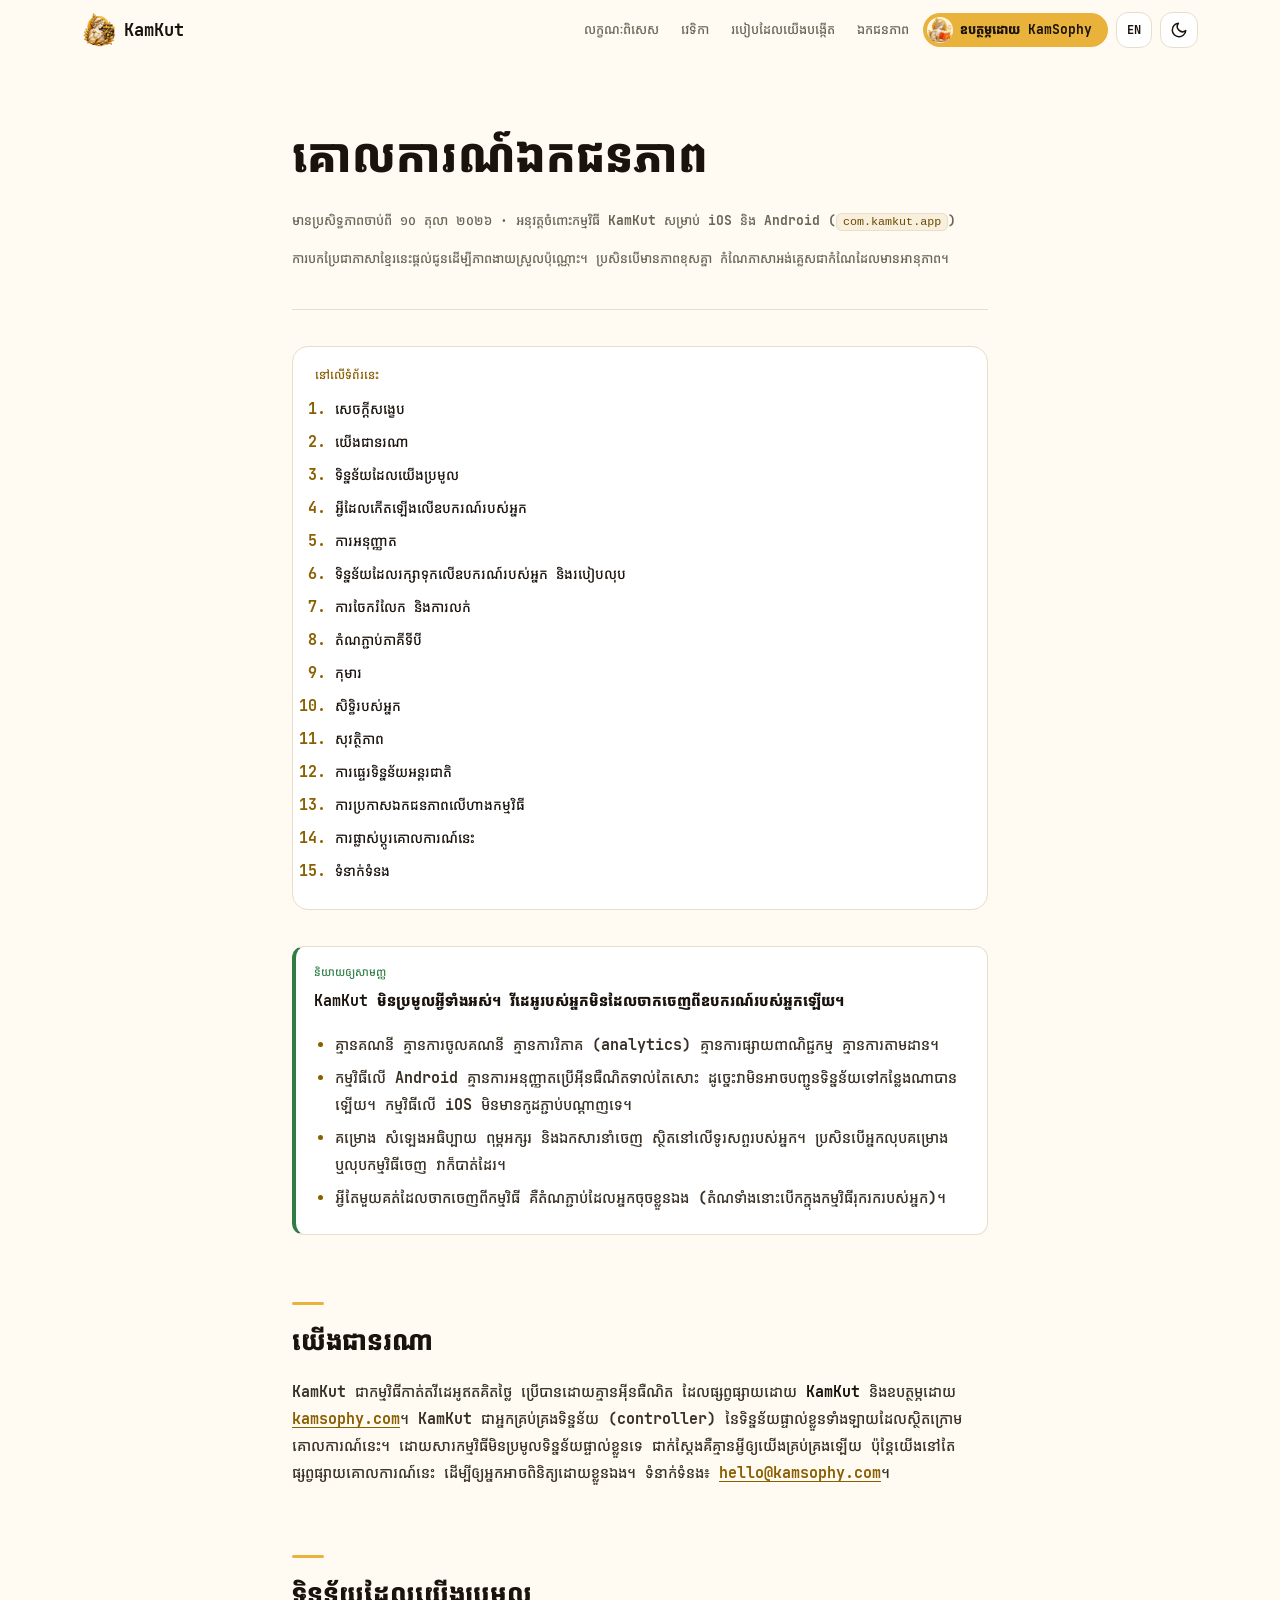
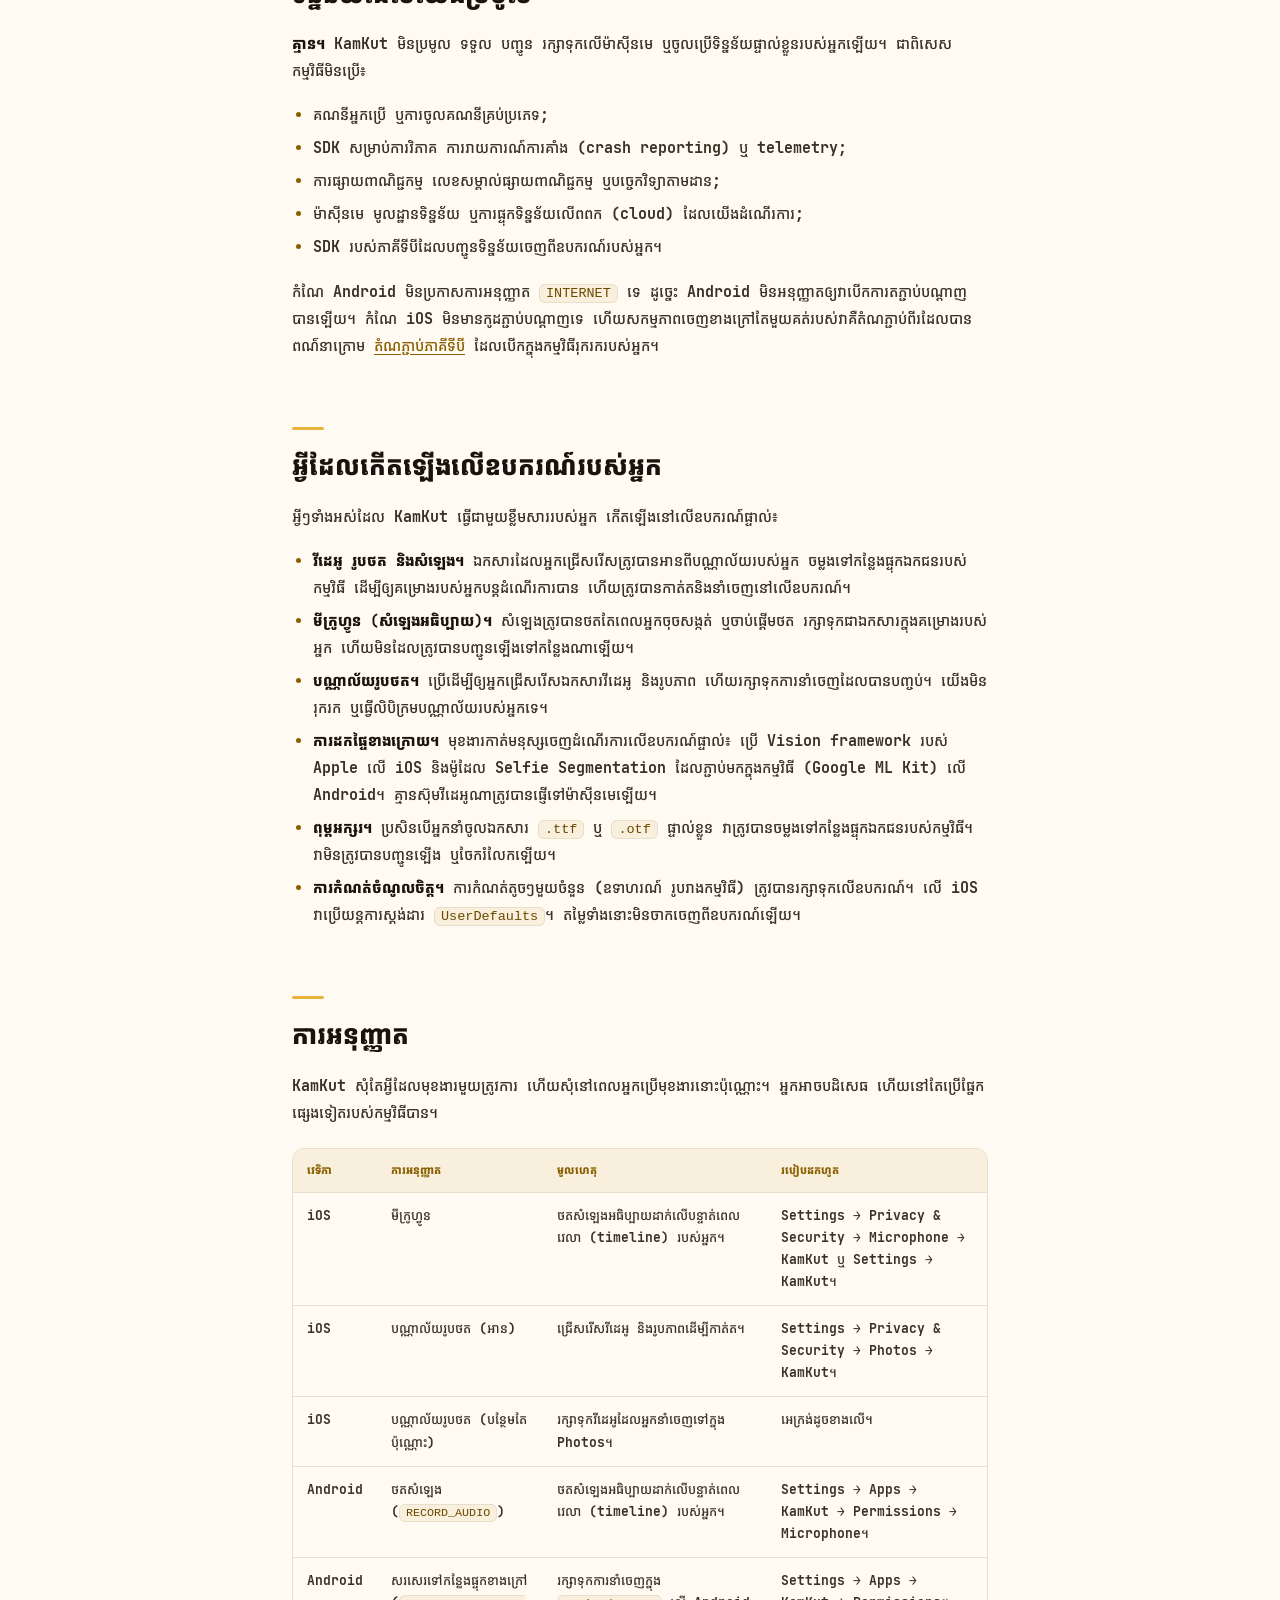
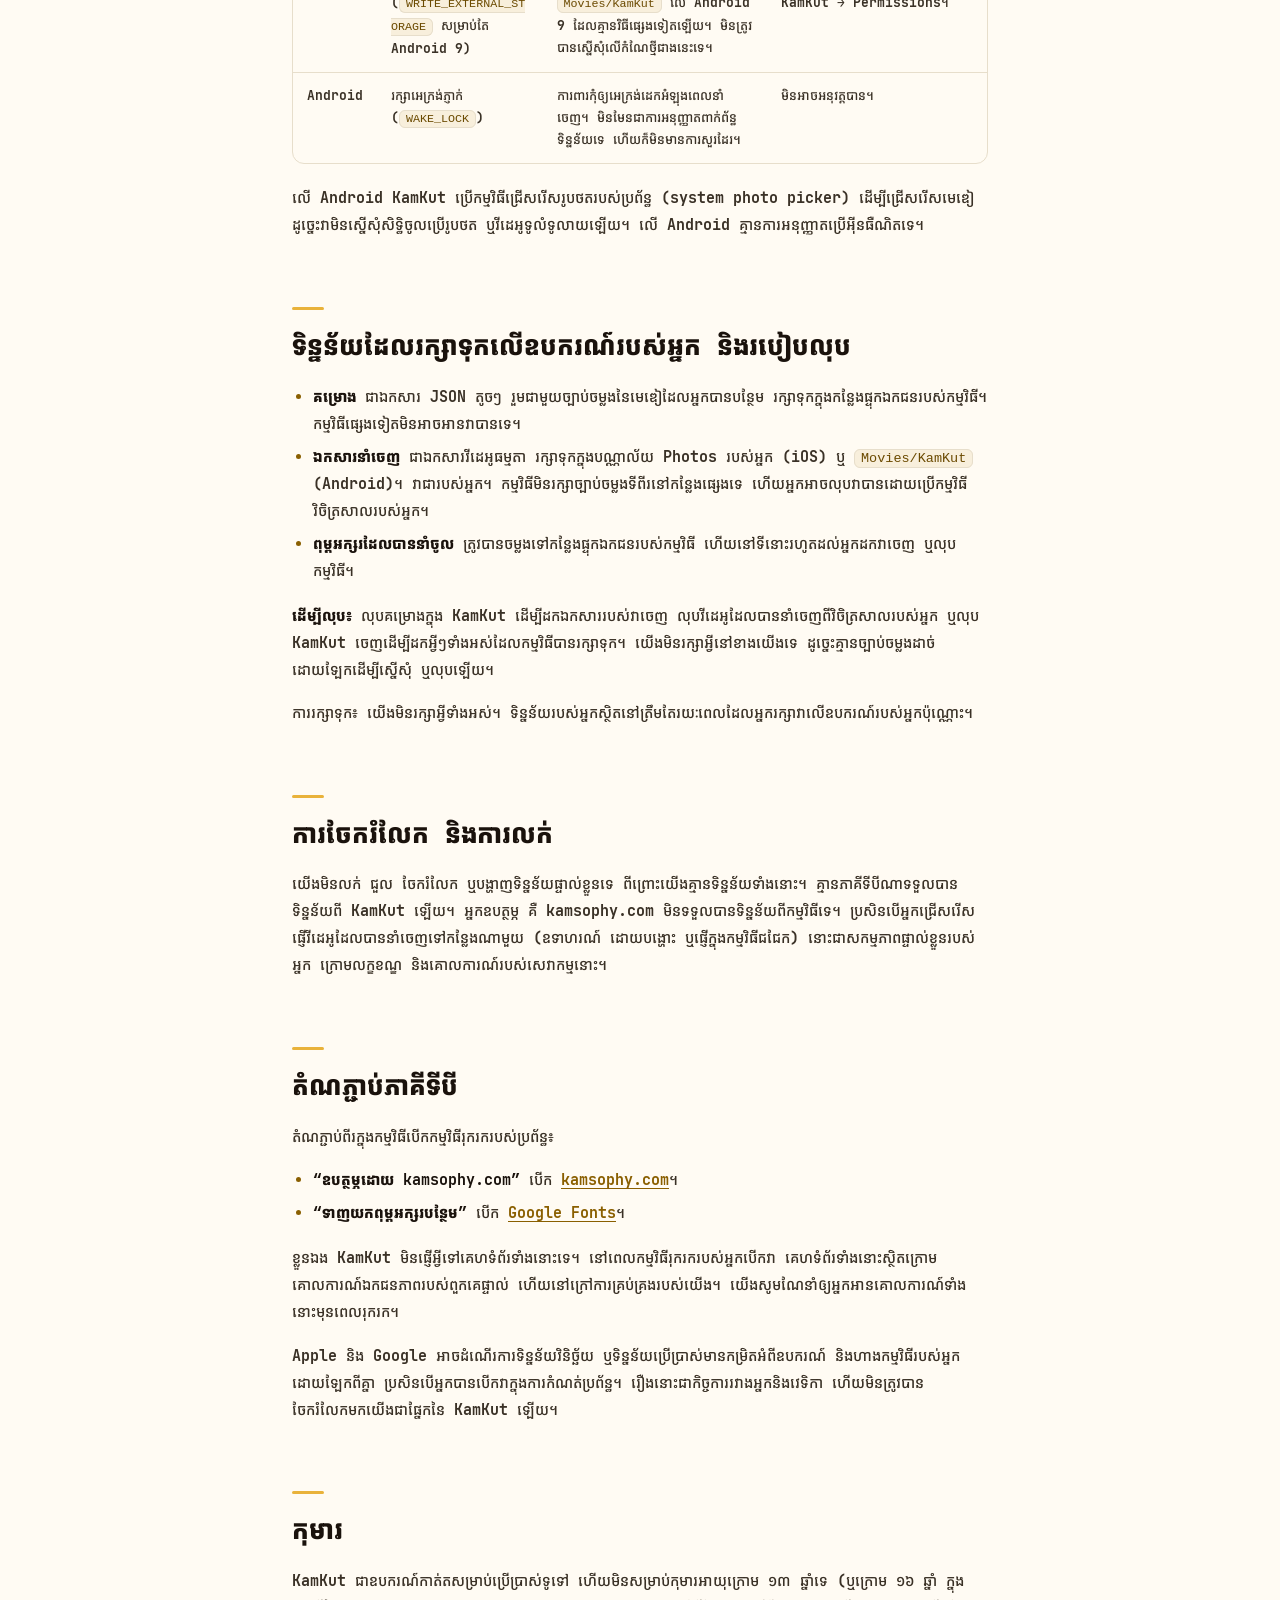
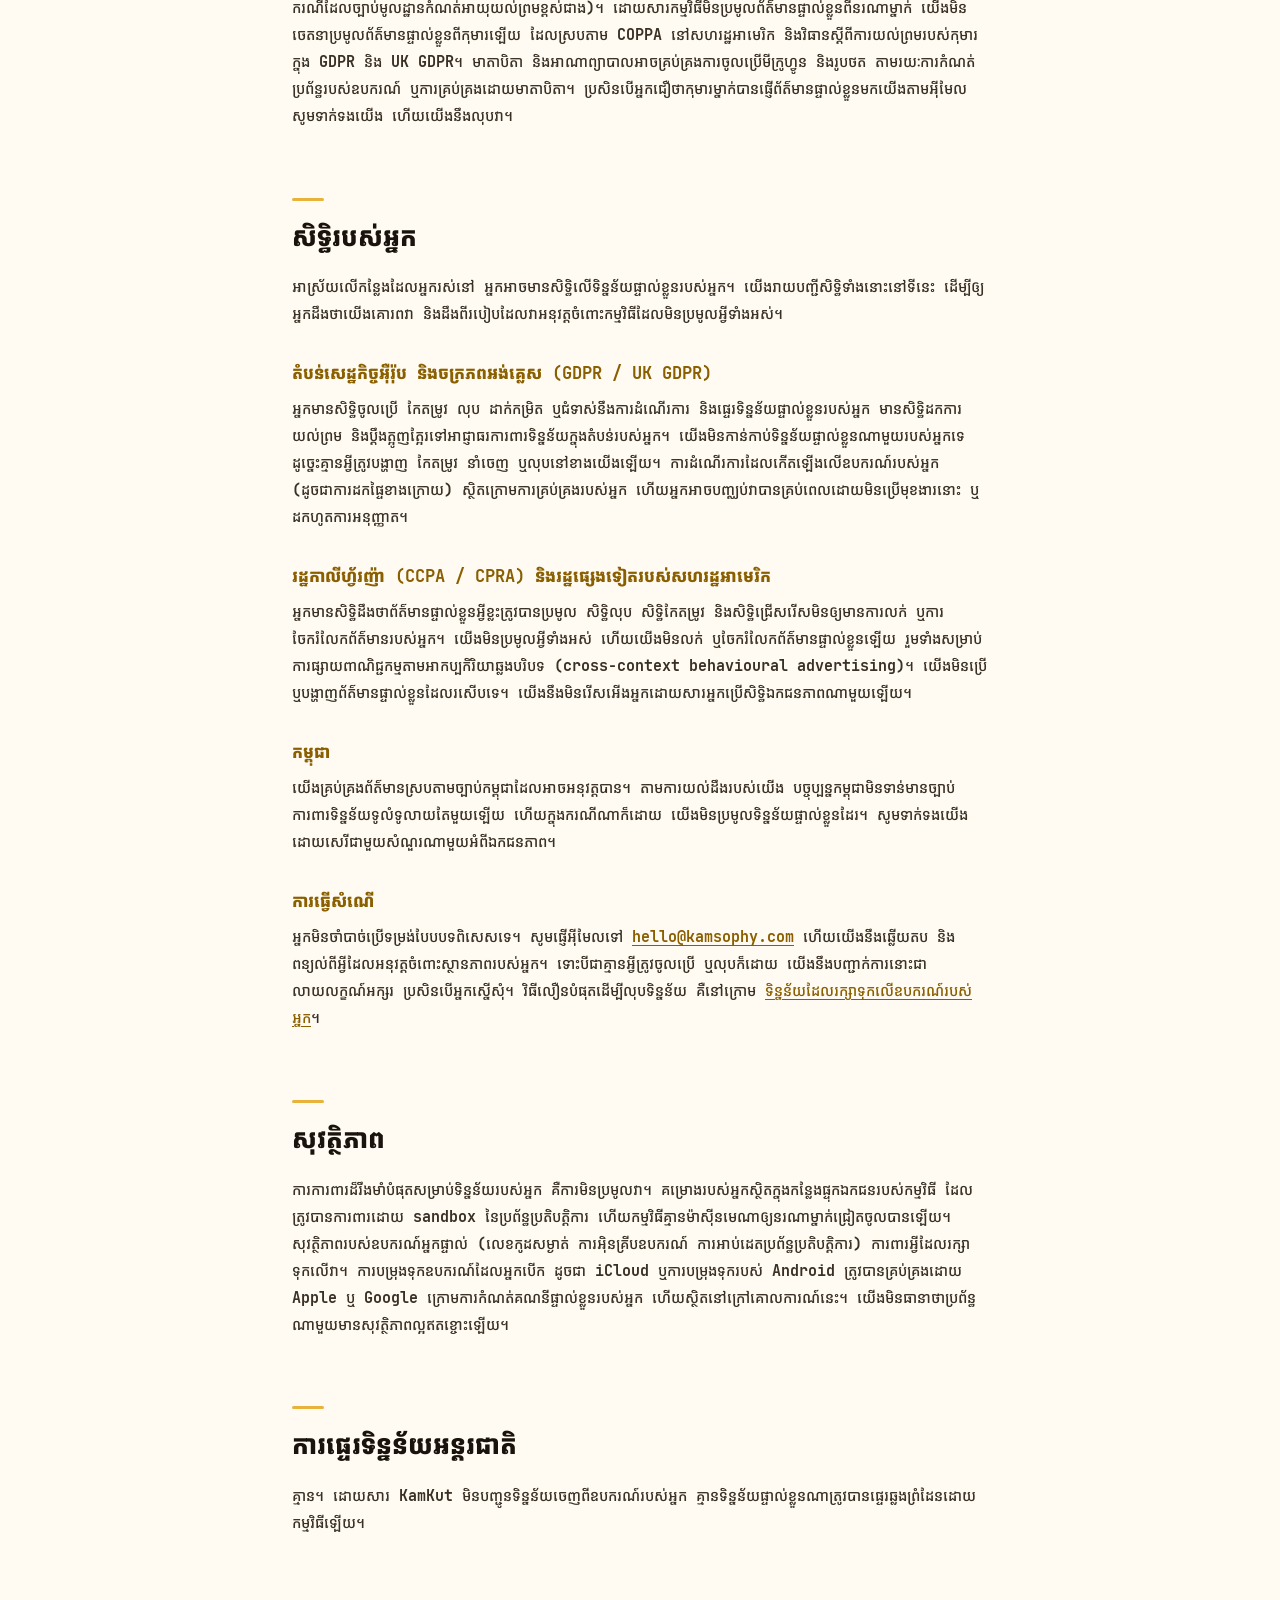
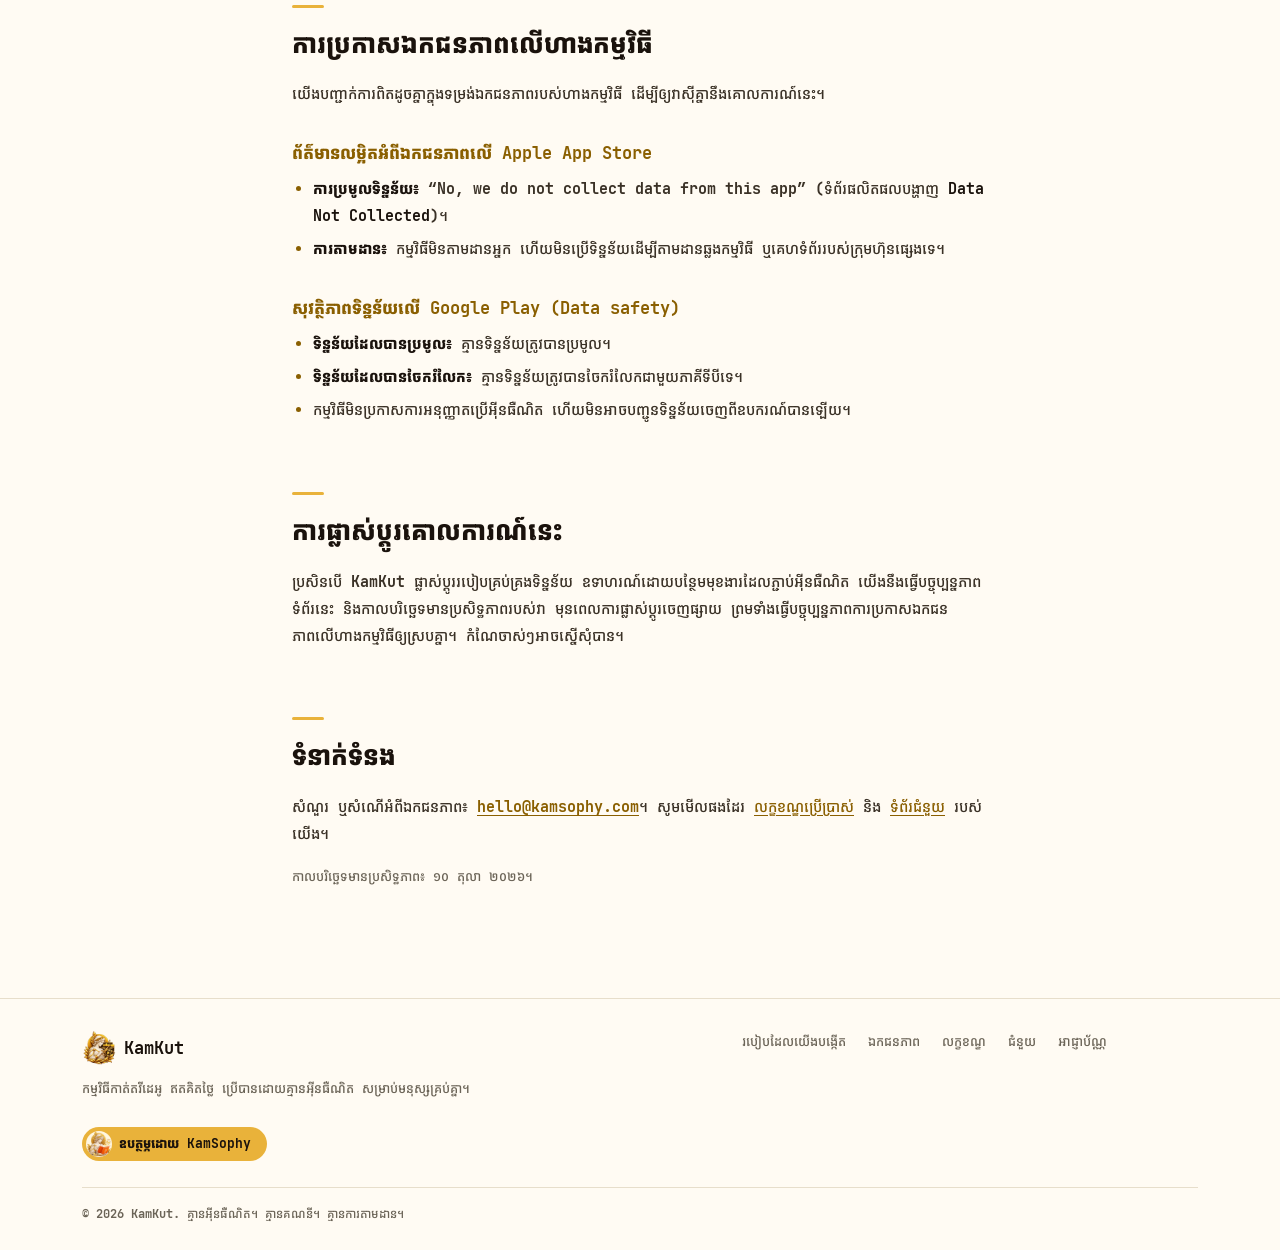
<file: privacy.html>
<!doctype html>
<html lang="km" data-lang="km">
<head>
<meta charset="utf-8">
<meta name="viewport" content="width=device-width,initial-scale=1">
<script>(function(){var d=document.documentElement,t,l;try{var q=new URLSearchParams(location.search);t=q.get("theme")||localStorage.getItem("kk-theme");l=q.get("lang")||localStorage.getItem("kk-lang")}catch(e){}if(t!=="light"&&t!=="dark")t=window.matchMedia&&matchMedia("(prefers-color-scheme: light)").matches?"light":"dark";if(l!=="en"&&l!=="km")l="km";d.setAttribute("data-theme",t);d.setAttribute("data-lang",l);d.setAttribute("lang",l);d.classList.add("js")})()</script>
<title>Privacy Policy | KamKut</title>
<meta name="description" content="KamKut collects nothing. Your videos never leave your device. Read the full privacy policy for the free offline video editor.">
<meta name="theme-color" content="#0F0F10">
<meta name="color-scheme" content="dark light">
<!-- NOTE: https://uddom1234.github.io/kamkut-site (GitHub Pages) is the base URL. Replace in canonical and sitemap.xml if you move to your own domain. -->
<link rel="canonical" href="https://uddom1234.github.io/kamkut-site/privacy.html">
<link rel="icon" type="image/png" href="assets/brand/favicon.png">
<link rel="apple-touch-icon" href="assets/brand/apple-touch-icon.png">
<link rel="stylesheet" href="assets/css/site.css">

<script defer src="assets/js/site.js"></script>
</head>
<body>
<a class="skip" href="#main">Skip to content</a>

<header class="nav" id="top">
  <div class="wrap nav__in">
    <a class="brand" href="index.html"><img src="assets/brand/kamkut-logo-192.webp" width="34" height="34" alt="">KamKut</a>
    <nav class="nav__links" aria-label="Primary"><a href="index.html#features"><span data-l="km">លក្ខណៈពិសេស</span><span data-l="en">Features</span></a><a href="index.html#platforms"><span data-l="km">វេទិកា</span><span data-l="en">Platforms</span></a><a href="how-its-built.html"><span data-l="km">របៀបដែលយើងបង្កើត</span><span data-l="en">How It's Built</span></a><a href="privacy.html"><span data-l="km">ឯកជនភាព</span><span data-l="en">Privacy</span></a></nav>
    <div class="nav__tools">
      <a class="spons" href="https://kamsophy.com" target="_blank" rel="noopener"><img src="assets/brand/kamsophy-logo-256.png" width="26" height="26" alt=""><span><span class="sp__pre"><span data-l="km">ឧបត្ថម្ភដោយ</span><span data-l="en">Sponsored By</span> </span><b>KamSophy</b></span></a>
      <button class="tbtn" id="lang-toggle" type="button" aria-label="ប្តូរទៅភាសាអង់គ្លេស" data-aria-km="ប្តូរទៅភាសាអង់គ្លេស" data-aria-en="Switch to Khmer"><span data-l="km">EN</span><span data-l="en">ខ្មែរ</span></button>
      <button class="tbtn" id="theme-toggle" type="button" aria-label="ប្តូរពន្លឺ ភ្លឺ/ងងឹត" data-aria-km="ប្តូរពន្លឺ ភ្លឺ/ងងឹត" data-aria-en="Toggle light and dark theme"><svg class="i-sun" viewBox="0 0 24 24" aria-hidden="true"><circle cx="12" cy="12" r="4"/><path d="M12 2v2M12 20v2M4.9 4.9l1.4 1.4M17.7 17.7l1.4 1.4M2 12h2M20 12h2M4.9 19.1l1.4-1.4M17.7 6.3l1.4-1.4"/></svg><svg class="i-moon" viewBox="0 0 24 24" aria-hidden="true"><path d="M21 12.8A9 9 0 1 1 11.2 3a7 7 0 0 0 9.8 9.8z"/></svg></button>
      <button class="tbtn tbtn--menu" id="menu-toggle" type="button" aria-expanded="false" aria-controls="nav-panel" aria-label="Menu" data-aria-km="ម៉ឺនុយ" data-aria-en="Menu"><svg viewBox="0 0 24 24" aria-hidden="true"><path d="M4 7h16M4 12h16M4 17h16"/></svg></button>
    </div>
    <div class="nav__panel" id="nav-panel"><a href="index.html#features"><span data-l="km">លក្ខណៈពិសេស</span><span data-l="en">Features</span></a><a href="index.html#platforms"><span data-l="km">វេទិកា</span><span data-l="en">Platforms</span></a><a href="how-its-built.html"><span data-l="km">របៀបដែលយើងបង្កើត</span><span data-l="en">How It's Built</span></a><a href="privacy.html"><span data-l="km">ឯកជនភាព</span><span data-l="en">Privacy</span></a></div>
  </div>
</header>

<main id="main" class="doc">
<header>
  <h1><span data-l="km">គោលការណ៍ឯកជនភាព</span><span data-l="en">Privacy Policy</span></h1>
  <p class="meta"><span data-l="km">មានប្រសិទ្ធភាពចាប់ពី ១០ តុលា ២០២៦ &middot; អនុវត្តចំពោះកម្មវិធី KamKut សម្រាប់ iOS និង Android (<code>com.kamkut.app</code>)</span><span data-l="en">Effective 10 October 2026 &middot; Applies to the KamKut app for iOS and Android (<code>com.kamkut.app</code>)</span></p>
  <p class="meta" data-l="km">ការបកប្រែជាភាសាខ្មែរនេះផ្តល់ជូនដើម្បីភាពងាយស្រួលប៉ុណ្ណោះ។ ប្រសិនបើមានភាពខុសគ្នា កំណែភាសាអង់គ្លេសជាកំណែដែលមានអានុភាព។</p>
<p class="meta" data-l="en">This Khmer translation is provided for convenience. If the versions differ, the English version prevails.</p>
</header>

<nav class="toc" aria-labelledby="toc-h">
  <p class="toc__title" id="toc-h"><span data-l="km">នៅលើទំព័រនេះ</span><span data-l="en">On this page</span></p>
  <ol>
    <li><a href="#summary"><span data-l="km">សេចក្តីសង្ខេប</span><span data-l="en">Summary</span></a></li>
    <li><a href="#who"><span data-l="km">យើងជានរណា</span><span data-l="en">Who we are</span></a></li>
    <li><a href="#collect"><span data-l="km">ទិន្នន័យដែលយើងប្រមូល</span><span data-l="en">Data we collect</span></a></li>
    <li><a href="#on-device"><span data-l="km">អ្វីដែលកើតឡើងលើឧបករណ៍របស់អ្នក</span><span data-l="en">What happens on your device</span></a></li>
    <li><a href="#permissions"><span data-l="km">ការអនុញ្ញាត</span><span data-l="en">Permissions</span></a></li>
    <li><a href="#storage"><span data-l="km">ទិន្នន័យដែលរក្សាទុកលើឧបករណ៍របស់អ្នក និងរបៀបលុប</span><span data-l="en">Data stored on your device and how to delete it</span></a></li>
    <li><a href="#sharing"><span data-l="km">ការចែករំលែក និងការលក់</span><span data-l="en">Sharing and selling</span></a></li>
    <li><a href="#third-party"><span data-l="km">តំណភ្ជាប់ភាគីទីបី</span><span data-l="en">Third-party links</span></a></li>
    <li><a href="#children"><span data-l="km">កុមារ</span><span data-l="en">Children</span></a></li>
    <li><a href="#rights"><span data-l="km">សិទ្ធិរបស់អ្នក</span><span data-l="en">Your rights</span></a></li>
    <li><a href="#security"><span data-l="km">សុវត្ថិភាព</span><span data-l="en">Security</span></a></li>
    <li><a href="#transfers"><span data-l="km">ការផ្ទេរទិន្នន័យអន្តរជាតិ</span><span data-l="en">International transfers</span></a></li>
    <li><a href="#store-labels"><span data-l="km">ការប្រកាសឯកជនភាពលើហាងកម្មវិធី</span><span data-l="en">Store privacy declarations</span></a></li>
    <li><a href="#changes"><span data-l="km">ការផ្លាស់ប្តូរគោលការណ៍នេះ</span><span data-l="en">Changes to this policy</span></a></li>
    <li><a href="#contact"><span data-l="km">ទំនាក់ទំនង</span><span data-l="en">Contact</span></a></li>
  </ol>
</nav>

<section id="summary" aria-labelledby="summary-h">
<div class="callout callout--ok">
  <span class="callout__title" id="summary-h"><span data-l="km">និយាយឲ្យសាមញ្ញ</span><span data-l="en">In plain language</span></span>
  <p><span data-l="km"><strong>KamKut មិនប្រមូលអ្វីទាំងអស់។ វីដេអូរបស់អ្នកមិនដែលចាកចេញពីឧបករណ៍របស់អ្នកឡើយ។</strong></span><span data-l="en"><strong>KamKut collects nothing. Your videos never leave your device.</strong></span></p>
  <ul>
  <li><span data-l="km">គ្មានគណនី គ្មានការចូលគណនី គ្មានការវិភាគ (analytics) គ្មានការផ្សាយពាណិជ្ជកម្ម គ្មានការតាមដាន។</span><span data-l="en">No account, no sign-in, no analytics, no ads, no tracking.</span></li>
  <li><span data-l="km">កម្មវិធីលើ Android គ្មានការអនុញ្ញាតប្រើអ៊ីនធឺណិតទាល់តែសោះ ដូច្នេះវាមិនអាចបញ្ជូនទិន្នន័យទៅកន្លែងណាបានឡើយ។ កម្មវិធីលើ iOS មិនមានកូដភ្ជាប់បណ្តាញទេ។</span><span data-l="en">The Android app has no internet permission at all, so it cannot send data anywhere. The iOS app contains no networking code.</span></li>
  <li><span data-l="km">គម្រោង សំឡេងអធិប្បាយ ពុម្ពអក្សរ និងឯកសារនាំចេញ ស្ថិតនៅលើទូរសព្ទរបស់អ្នក។ ប្រសិនបើអ្នកលុបគម្រោង ឬលុបកម្មវិធីចេញ វាក៏បាត់ដែរ។</span><span data-l="en">Projects, voiceovers, fonts and exports stay on your phone. Delete a project or uninstall the app and they are gone.</span></li>
  <li><span data-l="km">អ្វីតែមួយគត់ដែលចាកចេញពីកម្មវិធី គឺតំណភ្ជាប់ដែលអ្នកចុចខ្លួនឯង (តំណទាំងនោះបើកក្នុងកម្មវិធីរុករករបស់អ្នក)។</span><span data-l="en">The only things that leave the app are links you tap yourself (they open your browser).</span></li>
  </ul>
</div>
</section>

<section id="who" aria-labelledby="who-h">
<h2 id="who-h"><span data-l="km">យើងជានរណា</span><span data-l="en">Who we are</span></h2>
<p data-l="km">KamKut ជាកម្មវិធីកាត់តវីដេអូឥតគិតថ្លៃ ប្រើបានដោយគ្មានអ៊ីនធឺណិត ដែលផ្សព្វផ្សាយដោយ <strong>KamKut</strong> និងឧបត្ថម្ភដោយ <a href="https://kamsophy.com" rel="noopener">kamsophy.com</a>។ KamKut ជាអ្នកគ្រប់គ្រងទិន្នន័យ (controller) នៃទិន្នន័យផ្ទាល់ខ្លួនទាំងឡាយដែលស្ថិតក្រោមគោលការណ៍នេះ។ ដោយសារកម្មវិធីមិនប្រមូលទិន្នន័យផ្ទាល់ខ្លួនទេ ជាក់ស្តែងគឺគ្មានអ្វីឲ្យយើងគ្រប់គ្រងឡើយ ប៉ុន្តែយើងនៅតែផ្សព្វផ្សាយគោលការណ៍នេះ ដើម្បីឲ្យអ្នកអាចពិនិត្យដោយខ្លួនឯង។ ទំនាក់ទំនង៖ <a href="mailto:hello@kamsophy.com">hello@kamsophy.com</a>។</p>
<p data-l="en">KamKut is a free, offline video editor published by <strong>KamKut</strong><!-- TODO: confirm legal entity name and registered address for the publisher/controller --> and sponsored by <a href="https://kamsophy.com" rel="noopener">kamsophy.com</a>. KamKut is the controller of any personal data covered by this policy. Because the app collects no personal data, in practice there is nothing for us to control, but we still publish this policy so you can check that for yourself. Contact: <a href="mailto:hello@kamsophy.com">hello@kamsophy.com</a><!-- TODO: confirm contact email -->.</p>
</section>

<section id="collect" aria-labelledby="collect-h">
<h2 id="collect-h"><span data-l="km">ទិន្នន័យដែលយើងប្រមូល</span><span data-l="en">Data we collect</span></h2>
<p data-l="km"><strong>គ្មាន។</strong> KamKut មិនប្រមូល ទទួល បញ្ជូន រក្សាទុកលើម៉ាស៊ីនមេ ឬចូលប្រើទិន្នន័យផ្ទាល់ខ្លួនរបស់អ្នកឡើយ។ ជាពិសេស កម្មវិធីមិនប្រើ៖</p>
<p data-l="en"><strong>None.</strong> KamKut does not collect, receive, transmit, store on a server, or have access to any of your personal data. Specifically, the app does not use:</p>
<ul>
  <li><span data-l="km">គណនីអ្នកប្រើ ឬការចូលគណនីគ្រប់ប្រភេទ;</span><span data-l="en">user accounts or sign-in of any kind;</span></li>
  <li><span data-l="km">SDK សម្រាប់ការវិភាគ ការរាយការណ៍ការគាំង (crash reporting) ឬ telemetry;</span><span data-l="en">analytics, crash reporting or telemetry SDKs;</span></li>
  <li><span data-l="km">ការផ្សាយពាណិជ្ជកម្ម លេខសម្គាល់ផ្សាយពាណិជ្ជកម្ម ឬបច្ចេកវិទ្យាតាមដាន;</span><span data-l="en">advertising, advertising identifiers or tracking technologies;</span></li>
  <li><span data-l="km">ម៉ាស៊ីនមេ មូលដ្ឋានទិន្នន័យ ឬការផ្ទុកទិន្នន័យលើពពក (cloud) ដែលយើងដំណើរការ;</span><span data-l="en">a backend, database or cloud storage operated by us;</span></li>
  <li><span data-l="km">SDK របស់ភាគីទីបីដែលបញ្ជូនទិន្នន័យចេញពីឧបករណ៍របស់អ្នក។</span><span data-l="en">third-party SDKs that send data off your device.</span></li>
</ul>
<p data-l="km">កំណែ Android មិនប្រកាសការអនុញ្ញាត <code>INTERNET</code> ទេ ដូច្នេះ Android មិនអនុញ្ញាតឲ្យវាបើកការតភ្ជាប់បណ្តាញបានឡើយ។ កំណែ iOS មិនមានកូដភ្ជាប់បណ្តាញទេ ហើយសកម្មភាពចេញខាងក្រៅតែមួយគត់របស់វាគឺតំណភ្ជាប់ពីរដែលបានពណ៌នាក្រោម <a href="#third-party">តំណភ្ជាប់ភាគីទីបី</a> ដែលបើកក្នុងកម្មវិធីរុករករបស់អ្នក។</p>
<p data-l="en">The Android build declares no <code>INTERNET</code> permission, so Android will not let it open network connections. The iOS build has no networking code; its only outbound actions are the two links described under <a href="#third-party">Third-party links</a>, which open in your browser.</p>
</section>

<section id="on-device" aria-labelledby="on-device-h">
<h2 id="on-device-h"><span data-l="km">អ្វីដែលកើតឡើងលើឧបករណ៍របស់អ្នក</span><span data-l="en">What happens on your device</span></h2>
<p data-l="km">អ្វីៗទាំងអស់ដែល KamKut ធ្វើជាមួយខ្លឹមសាររបស់អ្នក កើតឡើងនៅលើឧបករណ៍ផ្ទាល់៖</p>
<p data-l="en">Everything KamKut does with your content happens locally:</p>
<ul>
  <li><span data-l="km"><strong>វីដេអូ រូបថត និងសំឡេង។</strong> ឯកសារដែលអ្នកជ្រើសរើសត្រូវបានអានពីបណ្ណាល័យរបស់អ្នក ចម្លងទៅកន្លែងផ្ទុកឯកជនរបស់កម្មវិធី ដើម្បីឲ្យគម្រោងរបស់អ្នកបន្តដំណើរការបាន ហើយត្រូវបានកាត់តនិងនាំចេញនៅលើឧបករណ៍។</span><span data-l="en"><strong>Videos, photos and audio.</strong> Clips you pick are read from your library, copied into the app&rsquo;s private storage so your project keeps working, and edited and exported on the device.</span></li>
  <li><span data-l="km"><strong>មីក្រូហ្វូន (សំឡេងអធិប្បាយ)។</strong> សំឡេងត្រូវបានថតតែពេលអ្នកចុចសង្កត់ ឬចាប់ផ្តើមថត រក្សាទុកជាឯកសារក្នុងគម្រោងរបស់អ្នក ហើយមិនដែលត្រូវបានបញ្ជូនឡើងទៅកន្លែងណាឡើយ។</span><span data-l="en"><strong>Microphone (voiceover).</strong> Audio is recorded only while you hold or start a recording, saved as a file inside your project, and never uploaded.</span></li>
  <li><span data-l="km"><strong>បណ្ណាល័យរូបថត។</strong> ប្រើដើម្បីឲ្យអ្នកជ្រើសរើសឯកសារវីដេអូ និងរូបភាព ហើយរក្សាទុកការនាំចេញដែលបានបញ្ចប់។ យើងមិនរុករក ឬធ្វើលិបិក្រមបណ្ណាល័យរបស់អ្នកទេ។</span><span data-l="en"><strong>Photo library.</strong> Used to let you choose clips and images, and to save finished exports. We do not browse or index your library.</span></li>
  <li><span data-l="km"><strong>ការដកផ្ទៃខាងក្រោយ។</strong> មុខងារកាត់មនុស្សចេញដំណើរការលើឧបករណ៍ផ្ទាល់៖ ប្រើ Vision framework របស់ Apple លើ iOS និងម៉ូដែល Selfie Segmentation ដែលភ្ជាប់មកក្នុងកម្មវិធី (Google ML Kit) លើ Android។ គ្មានស៊ុមវីដេអូណាត្រូវបានផ្ញើទៅម៉ាស៊ីនមេឡើយ។</span><span data-l="en"><strong>Background removal.</strong> The person cut-out feature runs on the device: Apple&rsquo;s Vision framework on iOS, and a Selfie Segmentation model bundled inside the app (Google ML Kit) on Android. No frames are sent to any server.</span></li>
  <li><span data-l="km"><strong>ពុម្ពអក្សរ។</strong> ប្រសិនបើអ្នកនាំចូលឯកសារ <code>.ttf</code> ឬ <code>.otf</code> ផ្ទាល់ខ្លួន វាត្រូវបានចម្លងទៅកន្លែងផ្ទុកឯកជនរបស់កម្មវិធី។ វាមិនត្រូវបានបញ្ជូនឡើង ឬចែករំលែកឡើយ។</span><span data-l="en"><strong>Fonts.</strong> If you import your own <code>.ttf</code> or <code>.otf</code> file, it is copied into the app&rsquo;s private storage. It is not uploaded or shared.</span></li>
  <li><span data-l="km"><strong>ការកំណត់ចំណូលចិត្ត។</strong> ការកំណត់តូចៗមួយចំនួន (ឧទាហរណ៍ រូបរាងកម្មវិធី) ត្រូវបានរក្សាទុកលើឧបករណ៍។ លើ iOS វាប្រើយន្តការស្តង់ដារ <code>UserDefaults</code>។ តម្លៃទាំងនោះមិនចាកចេញពីឧបករណ៍ឡើយ។</span><span data-l="en"><strong>Preferences.</strong> A few small settings (for example, appearance) are stored on the device. On iOS this uses the standard <code>UserDefaults</code> mechanism; the values never leave the device.</span></li>
</ul>
</section>

<section id="permissions" aria-labelledby="permissions-h">
<h2 id="permissions-h"><span data-l="km">ការអនុញ្ញាត</span><span data-l="en">Permissions</span></h2>
<p data-l="km">KamKut សុំតែអ្វីដែលមុខងារមួយត្រូវការ ហើយសុំនៅពេលអ្នកប្រើមុខងារនោះប៉ុណ្ណោះ។ អ្នកអាចបដិសេធ ហើយនៅតែប្រើផ្នែកផ្សេងទៀតរបស់កម្មវិធីបាន។</p>
<p data-l="en">KamKut asks only for what a feature needs, at the moment you use it. You can say no and keep using the rest of the app.</p>
<div class="table-wrap">
<table>
  <thead><tr><th><span data-l="km">វេទិកា</span><span data-l="en">Platform</span></th><th><span data-l="km">ការអនុញ្ញាត</span><span data-l="en">Permission</span></th><th><span data-l="km">មូលហេតុ</span><span data-l="en">Why</span></th><th><span data-l="km">របៀបដកហូត</span><span data-l="en">How to revoke</span></th></tr></thead>
  <tbody>
    <tr><td>iOS</td><td><span data-l="km">មីក្រូហ្វូន</span><span data-l="en">Microphone</span></td><td><span data-l="km">ថតសំឡេងអធិប្បាយដាក់លើបន្ទាត់ពេលវេលា (timeline) របស់អ្នក។</span><span data-l="en">Record a voiceover onto your timeline.</span></td><td><span data-l="km">Settings &rarr; Privacy &amp; Security &rarr; Microphone &rarr; KamKut ឬ Settings &rarr; KamKut។</span><span data-l="en">Settings &rarr; Privacy &amp; Security &rarr; Microphone &rarr; KamKut, or Settings &rarr; KamKut.</span></td></tr>
    <tr><td>iOS</td><td><span data-l="km">បណ្ណាល័យរូបថត (អាន)</span><span data-l="en">Photo library (read)</span></td><td><span data-l="km">ជ្រើសរើសវីដេអូ និងរូបភាពដើម្បីកាត់ត។</span><span data-l="en">Pick videos and images to edit.</span></td><td><span data-l="km">Settings &rarr; Privacy &amp; Security &rarr; Photos &rarr; KamKut។</span><span data-l="en">Settings &rarr; Privacy &amp; Security &rarr; Photos &rarr; KamKut.</span></td></tr>
    <tr><td>iOS</td><td><span data-l="km">បណ្ណាល័យរូបថត (បន្ថែមតែប៉ុណ្ណោះ)</span><span data-l="en">Photo library (add only)</span></td><td><span data-l="km">រក្សាទុកវីដេអូដែលអ្នកនាំចេញទៅក្នុង Photos។</span><span data-l="en">Save your exported video to Photos.</span></td><td><span data-l="km">អេក្រង់ដូចខាងលើ។</span><span data-l="en">Same screen as above.</span></td></tr>
    <tr><td>Android</td><td><span data-l="km">ថតសំឡេង (<code>RECORD_AUDIO</code>)</span><span data-l="en">Record audio (<code>RECORD_AUDIO</code>)</span></td><td><span data-l="km">ថតសំឡេងអធិប្បាយដាក់លើបន្ទាត់ពេលវេលា (timeline) របស់អ្នក។</span><span data-l="en">Record a voiceover onto your timeline.</span></td><td><span data-l="km">Settings &rarr; Apps &rarr; KamKut &rarr; Permissions &rarr; Microphone។</span><span data-l="en">Settings &rarr; Apps &rarr; KamKut &rarr; Permissions &rarr; Microphone.</span></td></tr>
    <tr><td>Android</td><td><span data-l="km">សរសេរទៅកន្លែងផ្ទុកខាងក្រៅ (<code>WRITE_EXTERNAL_STORAGE</code> សម្រាប់តែ Android 9)</span><span data-l="en">Write external storage (<code>WRITE_EXTERNAL_STORAGE</code>, Android 9 only)</span></td><td><span data-l="km">រក្សាទុកការនាំចេញក្នុង <code>Movies/KamKut</code> លើ Android 9 ដែលគ្មានវិធីផ្សេងទៀតឡើយ។ មិនត្រូវបានស្នើសុំលើកំណែថ្មីជាងនេះទេ។</span><span data-l="en">Save exports to <code>Movies/KamKut</code> on Android 9, which has no other way to do so. Not requested on newer versions.</span></td><td><span data-l="km">Settings &rarr; Apps &rarr; KamKut &rarr; Permissions។</span><span data-l="en">Settings &rarr; Apps &rarr; KamKut &rarr; Permissions.</span></td></tr>
    <tr><td>Android</td><td><span data-l="km">រក្សាអេក្រង់ភ្ញាក់ (<code>WAKE_LOCK</code>)</span><span data-l="en">Keep awake (<code>WAKE_LOCK</code>)</span></td><td><span data-l="km">ការពារកុំឲ្យអេក្រង់ដេកអំឡុងពេលនាំចេញ។ មិនមែនជាការអនុញ្ញាតពាក់ព័ន្ធទិន្នន័យទេ ហើយក៏មិនមានការសួរដែរ។</span><span data-l="en">Stop the screen sleeping during an export. Not a data permission; no prompt is shown.</span></td><td><span data-l="km">មិនអាចអនុវត្តបាន។</span><span data-l="en">Not applicable.</span></td></tr>
  </tbody>
</table>
</div>
<p data-l="km">លើ Android KamKut ប្រើកម្មវិធីជ្រើសរើសរូបថតរបស់ប្រព័ន្ធ (system photo picker) ដើម្បីជ្រើសរើសមេឌៀ ដូច្នេះវាមិនស្នើសុំសិទ្ធិចូលប្រើរូបថត ឬវីដេអូទូលំទូលាយឡើយ។ លើ Android គ្មានការអនុញ្ញាតប្រើអ៊ីនធឺណិតទេ។</p>
<p data-l="en">On Android, KamKut uses the system photo picker to choose media, so it does not request broad photo or video access. There is no internet permission on Android.</p>
</section>

<section id="storage" aria-labelledby="storage-h">
<h2 id="storage-h"><span data-l="km">ទិន្នន័យដែលរក្សាទុកលើឧបករណ៍របស់អ្នក និងរបៀបលុប</span><span data-l="en">Data stored on your device and how to delete it</span></h2>
<ul>
  <li><span data-l="km"><strong>គម្រោង</strong> ជាឯកសារ JSON តូចៗ រួមជាមួយច្បាប់ចម្លងនៃមេឌៀដែលអ្នកបានបន្ថែម រក្សាទុកក្នុងកន្លែងផ្ទុកឯកជនរបស់កម្មវិធី។ កម្មវិធីផ្សេងទៀតមិនអាចអានវាបានទេ។</span><span data-l="en"><strong>Projects</strong> are small JSON files plus copies of the media you added, kept in the app&rsquo;s private storage. Other apps cannot read them.</span></li>
  <li><span data-l="km"><strong>ឯកសារនាំចេញ</strong> ជាឯកសារវីដេអូធម្មតា រក្សាទុកក្នុងបណ្ណាល័យ Photos របស់អ្នក (iOS) ឬ <code>Movies/KamKut</code> (Android)។ វាជារបស់អ្នក។ កម្មវិធីមិនរក្សាច្បាប់ចម្លងទីពីរនៅកន្លែងផ្សេងទេ ហើយអ្នកអាចលុបវាបានដោយប្រើកម្មវិធីវិចិត្រសាលរបស់អ្នក។</span><span data-l="en"><strong>Exports</strong> are normal video files saved to your Photos library (iOS) or <code>Movies/KamKut</code> (Android). They are yours; the app does not keep a second copy elsewhere, and you can delete them with your gallery app.</span></li>
  <li><span data-l="km"><strong>ពុម្ពអក្សរដែលបាននាំចូល</strong> ត្រូវបានចម្លងទៅកន្លែងផ្ទុកឯកជនរបស់កម្មវិធី ហើយនៅទីនោះរហូតដល់អ្នកដកវាចេញ ឬលុបកម្មវិធី។</span><span data-l="en"><strong>Imported fonts</strong> are copied into app-private storage and stay until you remove them or uninstall.</span></li>
</ul>
<p data-l="km"><strong>ដើម្បីលុប៖</strong> លុបគម្រោងក្នុង KamKut ដើម្បីដកឯកសាររបស់វាចេញ លុបវីដេអូដែលបាននាំចេញពីវិចិត្រសាលរបស់អ្នក ឬលុប KamKut ចេញដើម្បីដកអ្វីៗទាំងអស់ដែលកម្មវិធីបានរក្សាទុក។ យើងមិនរក្សាអ្វីនៅខាងយើងទេ ដូច្នេះគ្មានច្បាប់ចម្លងដាច់ដោយឡែកដើម្បីស្នើសុំ ឬលុបឡើយ។</p>
<p data-l="en"><strong>To delete:</strong> delete a project inside KamKut to remove its files, delete exported videos from your gallery, or uninstall KamKut to remove everything the app stored. We keep nothing on our side, so there is no separate copy to request or erase.</p>
<p data-l="km">ការរក្សាទុក៖ យើងមិនរក្សាអ្វីទាំងអស់។ ទិន្នន័យរបស់អ្នកស្ថិតនៅត្រឹមតែរយៈពេលដែលអ្នករក្សាវាលើឧបករណ៍របស់អ្នកប៉ុណ្ណោះ។</p>
<p data-l="en">Retention: we retain nothing. Your data stays only for as long as you keep it on your device.</p>
</section>

<section id="sharing" aria-labelledby="sharing-h">
<h2 id="sharing-h"><span data-l="km">ការចែករំលែក និងការលក់</span><span data-l="en">Sharing and selling</span></h2>
<p data-l="km">យើងមិនលក់ ជួល ចែករំលែក ឬបង្ហាញទិន្នន័យផ្ទាល់ខ្លួនទេ ពីព្រោះយើងគ្មានទិន្នន័យទាំងនោះ។ គ្មានភាគីទីបីណាទទួលបានទិន្នន័យពី KamKut ឡើយ។ អ្នកឧបត្ថម្ភ គឺ kamsophy.com មិនទទួលបានទិន្នន័យពីកម្មវិធីទេ។ ប្រសិនបើអ្នកជ្រើសរើសផ្ញើវីដេអូដែលបាននាំចេញទៅកន្លែងណាមួយ (ឧទាហរណ៍ ដោយបង្ហោះ ឬផ្ញើក្នុងកម្មវិធីជជែក) នោះជាសកម្មភាពផ្ទាល់ខ្លួនរបស់អ្នក ក្រោមលក្ខខណ្ឌ និងគោលការណ៍របស់សេវាកម្មនោះ។</p>
<p data-l="en">We do not sell, rent, share or disclose personal data, because we do not have any. No third party receives data from KamKut. The sponsor, kamsophy.com, receives no data from the app. If you choose to send an exported video somewhere (for example, by posting it or sending it in a chat app), that is your own action under that service&rsquo;s terms and policy.</p>
</section>

<section id="third-party" aria-labelledby="third-party-h">
<h2 id="third-party-h"><span data-l="km">តំណភ្ជាប់ភាគីទីបី</span><span data-l="en">Third-party links</span></h2>
<p data-l="km">តំណភ្ជាប់ពីរក្នុងកម្មវិធីបើកកម្មវិធីរុករករបស់ប្រព័ន្ធ៖</p>
<p data-l="en">Two links in the app open your system browser:</p>
<ul>
  <li><span data-l="km"><strong>&ldquo;ឧបត្ថម្ភដោយ kamsophy.com&rdquo;</strong> បើក <a href="https://kamsophy.com" rel="noopener">kamsophy.com</a>។</span><span data-l="en"><strong>&ldquo;Sponsored by kamsophy.com&rdquo;</strong> opens <a href="https://kamsophy.com" rel="noopener">kamsophy.com</a>.</span></li>
  <li><span data-l="km"><strong>&ldquo;ទាញយកពុម្ពអក្សរបន្ថែម&rdquo;</strong> បើក <a href="https://fonts.google.com/?subset=khmer" rel="noopener">Google Fonts</a>។</span><span data-l="en"><strong>&ldquo;Get more fonts&rdquo;</strong> opens <a href="https://fonts.google.com/?subset=khmer" rel="noopener">Google Fonts</a>.</span></li>
</ul>
<p data-l="km">ខ្លួនឯង KamKut មិនផ្ញើអ្វីទៅគេហទំព័រទាំងនោះទេ។ នៅពេលកម្មវិធីរុករករបស់អ្នកបើកវា គេហទំព័រទាំងនោះស្ថិតក្រោមគោលការណ៍ឯកជនភាពរបស់ពួកគេផ្ទាល់ ហើយនៅក្រៅការគ្រប់គ្រងរបស់យើង។ យើងសូមណែនាំឲ្យអ្នកអានគោលការណ៍ទាំងនោះមុនពេលរុករក។</p>
<p data-l="en">KamKut itself sends nothing to those sites. Once your browser opens them, they are governed by their own privacy policies and are outside our control. We suggest reading them before you browse.</p>
<p data-l="km">Apple និង Google អាចដំណើរការទិន្នន័យវិនិច្ឆ័យ ឬទិន្នន័យប្រើប្រាស់មានកម្រិតអំពីឧបករណ៍ និងហាងកម្មវិធីរបស់អ្នកដោយឡែកពីគ្នា ប្រសិនបើអ្នកបានបើកវាក្នុងការកំណត់ប្រព័ន្ធ។ រឿងនោះជាកិច្ចការរវាងអ្នកនិងវេទិកា ហើយមិនត្រូវបានចែករំលែកមកយើងជាផ្នែកនៃ KamKut ឡើយ។</p>
<p data-l="en">Apple and Google may separately process limited diagnostic or usage data about your device and the store if you have enabled that in your system settings. That is between you and the platform and is not shared with us as part of KamKut.</p>
</section>

<section id="children" aria-labelledby="children-h">
<h2 id="children-h"><span data-l="km">កុមារ</span><span data-l="en">Children</span></h2>
<p data-l="km">KamKut ជាឧបករណ៍កាត់តសម្រាប់ប្រើប្រាស់ទូទៅ ហើយមិនសម្រាប់កុមារអាយុក្រោម ១៣ ឆ្នាំទេ (ឬក្រោម ១៦ ឆ្នាំ ក្នុងករណីដែលច្បាប់មូលដ្ឋានកំណត់អាយុយល់ព្រមខ្ពស់ជាង)។ ដោយសារកម្មវិធីមិនប្រមូលព័ត៌មានផ្ទាល់ខ្លួនពីនរណាម្នាក់ យើងមិនចេតនាប្រមូលព័ត៌មានផ្ទាល់ខ្លួនពីកុមារឡើយ ដែលស្របតាម COPPA នៅសហរដ្ឋអាមេរិក និងវិធានស្តីពីការយល់ព្រមរបស់កុមារក្នុង GDPR និង UK GDPR។ មាតាបិតា និងអាណាព្យាបាលអាចគ្រប់គ្រងការចូលប្រើមីក្រូហ្វូន និងរូបថត តាមរយៈការកំណត់ប្រព័ន្ធរបស់ឧបករណ៍ ឬការគ្រប់គ្រងដោយមាតាបិតា។ ប្រសិនបើអ្នកជឿថាកុមារម្នាក់បានផ្ញើព័ត៌មានផ្ទាល់ខ្លួនមកយើងតាមអ៊ីមែល សូមទាក់ទងយើង ហើយយើងនឹងលុបវា។</p>
<p data-l="en">KamKut is a general-purpose editing tool and is not directed at children under 13 (or under 16 where local law sets a higher age for consent). Because the app collects no personal information from anyone, we do not knowingly collect personal information from children, which is consistent with COPPA in the United States and the child-consent rules in the GDPR and UK GDPR. Parents and guardians can control microphone and photo access through the device&rsquo;s system settings or parental controls. If you believe a child has sent us personal information by email, contact us and we will delete it.</p>
</section>

<section id="rights" aria-labelledby="rights-h">
<h2 id="rights-h"><span data-l="km">សិទ្ធិរបស់អ្នក</span><span data-l="en">Your rights</span></h2>
<p data-l="km">អាស្រ័យលើកន្លែងដែលអ្នករស់នៅ អ្នកអាចមានសិទ្ធិលើទិន្នន័យផ្ទាល់ខ្លួនរបស់អ្នក។ យើងរាយបញ្ជីសិទ្ធិទាំងនោះនៅទីនេះ ដើម្បីឲ្យអ្នកដឹងថាយើងគោរពវា និងដឹងពីរបៀបដែលវាអនុវត្តចំពោះកម្មវិធីដែលមិនប្រមូលអ្វីទាំងអស់។</p>
<p data-l="en">Depending on where you live, you may have rights over your personal data. We list them here so you know we respect them, and so you know how they apply to an app that collects nothing.</p>
<h3><span data-l="km">តំបន់សេដ្ឋកិច្ចអ៊ឺរ៉ុប និងចក្រភពអង់គ្លេស (GDPR / UK GDPR)</span><span data-l="en">European Economic Area and United Kingdom (GDPR / UK GDPR)</span></h3>
<p data-l="km">អ្នកមានសិទ្ធិចូលប្រើ កែតម្រូវ លុប ដាក់កម្រិត ឬជំទាស់នឹងការដំណើរការ និងផ្ទេរទិន្នន័យផ្ទាល់ខ្លួនរបស់អ្នក មានសិទ្ធិដកការយល់ព្រម និងប្តឹងត្អូញត្អែរទៅអាជ្ញាធរការពារទិន្នន័យក្នុងតំបន់របស់អ្នក។ យើងមិនកាន់កាប់ទិន្នន័យផ្ទាល់ខ្លួនណាមួយរបស់អ្នកទេ ដូច្នេះគ្មានអ្វីត្រូវបង្ហាញ កែតម្រូវ នាំចេញ ឬលុបនៅខាងយើងឡើយ។ ការដំណើរការដែលកើតឡើងលើឧបករណ៍របស់អ្នក (ដូចជាការដកផ្ទៃខាងក្រោយ) ស្ថិតក្រោមការគ្រប់គ្រងរបស់អ្នក ហើយអ្នកអាចបញ្ឈប់វាបានគ្រប់ពេលដោយមិនប្រើមុខងារនោះ ឬដកហូតការអនុញ្ញាត។</p>
<p data-l="en">You have the right to access, correct, delete, restrict or object to processing of, and port your personal data, to withdraw consent, and to complain to your local data protection authority. We hold no personal data about you, so there is nothing to disclose, correct, export or erase on our side. Processing that happens on your device (such as background removal) is under your control, and you can stop it any time by not using the feature or by revoking permissions.</p>
<h3><span data-l="km">រដ្ឋកាលីហ្វ័រញ៉ា (CCPA / CPRA) និងរដ្ឋផ្សេងទៀតរបស់សហរដ្ឋអាមេរិក</span><span data-l="en">California (CCPA / CPRA) and other US states</span></h3>
<p data-l="km">អ្នកមានសិទ្ធិដឹងថាព័ត៌មានផ្ទាល់ខ្លួនអ្វីខ្លះត្រូវបានប្រមូល សិទ្ធិលុប សិទ្ធិកែតម្រូវ និងសិទ្ធិជ្រើសរើសមិនឲ្យមានការលក់ ឬការចែករំលែកព័ត៌មានរបស់អ្នក។ យើងមិនប្រមូលអ្វីទាំងអស់ ហើយយើងមិនលក់ ឬចែករំលែកព័ត៌មានផ្ទាល់ខ្លួនឡើយ រួមទាំងសម្រាប់ការផ្សាយពាណិជ្ជកម្មតាមអាកប្បកិរិយាឆ្លងបរិបទ (cross-context behavioural advertising)។ យើងមិនប្រើ ឬបង្ហាញព័ត៌មានផ្ទាល់ខ្លួនដែលរសើបទេ។ យើងនឹងមិនរើសអើងអ្នកដោយសារអ្នកប្រើសិទ្ធិឯកជនភាពណាមួយឡើយ។</p>
<p data-l="en">You have the right to know what personal information is collected, to delete it, to correct it, and to opt out of its sale or sharing. We collect none, and we do not sell or share personal information, including for cross-context behavioural advertising. We do not use or disclose sensitive personal information. We will not discriminate against you for exercising any privacy right.</p>
<h3><span data-l="km">កម្ពុជា</span><span data-l="en">Cambodia</span></h3>
<p data-l="km">យើងគ្រប់គ្រងព័ត៌មានស្របតាមច្បាប់កម្ពុជាដែលអាចអនុវត្តបាន។ តាមការយល់ដឹងរបស់យើង បច្ចុប្បន្នកម្ពុជាមិនទាន់មានច្បាប់ការពារទិន្នន័យទូលំទូលាយតែមួយឡើយ ហើយក្នុងករណីណាក៏ដោយ យើងមិនប្រមូលទិន្នន័យផ្ទាល់ខ្លួនដែរ។ សូមទាក់ទងយើងដោយសេរីជាមួយសំណួរណាមួយអំពីឯកជនភាព។</p>
<p data-l="en">We handle information in line with applicable Cambodian law. Cambodia does not currently have a single comprehensive data protection statute that we are aware of, and in any case we collect no personal data. You are welcome to contact us with any privacy question.</p>
<h3><span data-l="km">ការធ្វើសំណើ</span><span data-l="en">Making a request</span></h3>
<p data-l="km">អ្នកមិនចាំបាច់ប្រើទម្រង់បែបបទពិសេសទេ។ សូមផ្ញើអ៊ីមែលទៅ <a href="mailto:hello@kamsophy.com">hello@kamsophy.com</a> ហើយយើងនឹងឆ្លើយតប និងពន្យល់ពីអ្វីដែលអនុវត្តចំពោះស្ថានភាពរបស់អ្នក។ ទោះបីជាគ្មានអ្វីត្រូវចូលប្រើ ឬលុបក៏ដោយ យើងនឹងបញ្ជាក់ការនោះជាលាយលក្ខណ៍អក្សរ ប្រសិនបើអ្នកស្នើសុំ។ វិធីលឿនបំផុតដើម្បីលុបទិន្នន័យ គឺនៅក្រោម <a href="#storage">ទិន្នន័យដែលរក្សាទុកលើឧបករណ៍របស់អ្នក</a>។</p>
<p data-l="en">You do not need to use a special form. Email <a href="mailto:hello@kamsophy.com">hello@kamsophy.com</a><!-- TODO: confirm contact email --> and we will reply and explain what applies to your situation. Even though there is nothing to access or delete, we will confirm that in writing if you ask. The quickest way to remove data is under <a href="#storage">Data stored on your device</a>.</p>
</section>

<section id="security" aria-labelledby="security-h">
<h2 id="security-h"><span data-l="km">សុវត្ថិភាព</span><span data-l="en">Security</span></h2>
<p data-l="km">ការការពារដ៏រឹងមាំបំផុតសម្រាប់ទិន្នន័យរបស់អ្នក គឺការមិនប្រមូលវា។ គម្រោងរបស់អ្នកស្ថិតក្នុងកន្លែងផ្ទុកឯកជនរបស់កម្មវិធី ដែលត្រូវបានការពារដោយ sandbox នៃប្រព័ន្ធប្រតិបត្តិការ ហើយកម្មវិធីគ្មានម៉ាស៊ីនមេណាឲ្យនរណាម្នាក់ជ្រៀតចូលបានឡើយ។ សុវត្ថិភាពរបស់ឧបករណ៍អ្នកផ្ទាល់ (លេខកូដសម្ងាត់ ការអ៊ិនគ្រីបឧបករណ៍ ការអាប់ដេតប្រព័ន្ធប្រតិបត្តិការ) ការពារអ្វីដែលរក្សាទុកលើវា។ ការបម្រុងទុកឧបករណ៍ដែលអ្នកបើក ដូចជា iCloud ឬការបម្រុងទុករបស់ Android ត្រូវបានគ្រប់គ្រងដោយ Apple ឬ Google ក្រោមការកំណត់គណនីផ្ទាល់ខ្លួនរបស់អ្នក ហើយស្ថិតនៅក្រៅគោលការណ៍នេះ។ យើងមិនធានាថាប្រព័ន្ធណាមួយមានសុវត្ថិភាពល្អឥតខ្ចោះឡើយ។</p>
<p data-l="en">The strongest protection for your data is not collecting it. Your projects live in app-private storage protected by the operating system&rsquo;s sandbox, and the app has no server for anyone to breach. Your device&rsquo;s own security (passcode, device encryption, OS updates) protects what is stored on it. Device backups you turn on, such as iCloud or Android backup, are managed by Apple or Google under your own account settings and are outside this policy. We make no guarantee that any system is perfectly secure.</p>
</section>

<section id="transfers" aria-labelledby="transfers-h">
<h2 id="transfers-h"><span data-l="km">ការផ្ទេរទិន្នន័យអន្តរជាតិ</span><span data-l="en">International transfers</span></h2>
<p data-l="km">គ្មាន។ ដោយសារ KamKut មិនបញ្ជូនទិន្នន័យចេញពីឧបករណ៍របស់អ្នក គ្មានទិន្នន័យផ្ទាល់ខ្លួនណាត្រូវបានផ្ទេរឆ្លងព្រំដែនដោយកម្មវិធីឡើយ។</p>
<p data-l="en">None. Because KamKut sends no data off your device, no personal data is transferred across borders by the app.</p>
</section>

<section id="store-labels" aria-labelledby="store-labels-h">
<h2 id="store-labels-h"><span data-l="km">ការប្រកាសឯកជនភាពលើហាងកម្មវិធី</span><span data-l="en">Store privacy declarations</span></h2>
<p data-l="km">យើងបញ្ជាក់ការពិតដូចគ្នាក្នុងទម្រង់ឯកជនភាពរបស់ហាងកម្មវិធី ដើម្បីឲ្យវាស៊ីគ្នានឹងគោលការណ៍នេះ។</p>
<p data-l="en">We state the same facts in the app stores&rsquo; privacy forms, so they match this policy.</p>
<h3 id="apple-privacy"><span data-l="km">ព័ត៌មានលម្អិតអំពីឯកជនភាពលើ Apple App Store</span><span data-l="en">Apple App Store privacy details</span></h3>
<ul>
  <li><span data-l="km"><strong>ការប្រមូលទិន្នន័យ៖</strong> &ldquo;No, we do not collect data from this app&rdquo; (ទំព័រផលិតផលបង្ហាញ <strong>Data Not Collected</strong>)។</span><span data-l="en"><strong>Data collection:</strong> &ldquo;No, we do not collect data from this app&rdquo; (the product page shows <strong>Data Not Collected</strong>).</span></li>
  <li><span data-l="km"><strong>ការតាមដាន៖</strong> កម្មវិធីមិនតាមដានអ្នក ហើយមិនប្រើទិន្នន័យដើម្បីតាមដានឆ្លងកម្មវិធី ឬគេហទំព័ររបស់ក្រុមហ៊ុនផ្សេងទេ។</span><span data-l="en"><strong>Tracking:</strong> the app does not track you and does not use data to track across other companies&rsquo; apps or websites.</span></li>
</ul>
<h3 id="google-play-data-safety"><span data-l="km">សុវត្ថិភាពទិន្នន័យលើ Google Play (Data safety)</span><span data-l="en">Google Play Data safety</span></h3>
<ul>
  <li><span data-l="km"><strong>ទិន្នន័យដែលបានប្រមូល៖</strong> គ្មានទិន្នន័យត្រូវបានប្រមូល។</span><span data-l="en"><strong>Data collected:</strong> No data collected.</span></li>
  <li><span data-l="km"><strong>ទិន្នន័យដែលបានចែករំលែក៖</strong> គ្មានទិន្នន័យត្រូវបានចែករំលែកជាមួយភាគីទីបីទេ។</span><span data-l="en"><strong>Data shared:</strong> No data shared with third parties.</span></li>
  <li><span data-l="km">កម្មវិធីមិនប្រកាសការអនុញ្ញាតប្រើអ៊ីនធឺណិត ហើយមិនអាចបញ្ជូនទិន្នន័យចេញពីឧបករណ៍បានឡើយ។</span><span data-l="en">The app does not declare the internet permission and cannot transmit data off the device.</span></li>
</ul>
</section>

<section id="changes" aria-labelledby="changes-h">
<h2 id="changes-h"><span data-l="km">ការផ្លាស់ប្តូរគោលការណ៍នេះ</span><span data-l="en">Changes to this policy</span></h2>
<p data-l="km">ប្រសិនបើ KamKut ផ្លាស់ប្តូររបៀបគ្រប់គ្រងទិន្នន័យ ឧទាហរណ៍ដោយបន្ថែមមុខងារដែលភ្ជាប់អ៊ីនធឺណិត យើងនឹងធ្វើបច្ចុប្បន្នភាពទំព័រនេះ និងកាលបរិច្ឆេទមានប្រសិទ្ធភាពរបស់វា មុនពេលការផ្លាស់ប្តូរចេញផ្សាយ ព្រមទាំងធ្វើបច្ចុប្បន្នភាពការប្រកាសឯកជនភាពលើហាងកម្មវិធីឲ្យស្របគ្នា។ កំណែចាស់ៗអាចស្នើសុំបាន។</p>
<p data-l="en">If KamKut ever changes how it handles data, for example by adding a feature that connects to the internet, we will update this page and its effective date before the change ships, and update the store privacy declarations to match. Older versions are available on request.</p>
</section>

<section id="contact" aria-labelledby="contact-h">
<h2 id="contact-h"><span data-l="km">ទំនាក់ទំនង</span><span data-l="en">Contact</span></h2>
<p data-l="km">សំណួរ ឬសំណើអំពីឯកជនភាព៖ <a href="mailto:hello@kamsophy.com">hello@kamsophy.com</a>។ សូមមើលផងដែរ <a href="terms.html">លក្ខខណ្ឌប្រើប្រាស់</a> និង <a href="support.html">ទំព័រជំនួយ</a> របស់យើង។</p>
<p data-l="en">Questions or requests about privacy: <a href="mailto:hello@kamsophy.com">hello@kamsophy.com</a><!-- TODO: confirm contact email -->. See also our <a href="terms.html">Terms of Use</a> and <a href="support.html">Support page</a>.</p>
<p class="meta" data-l="km">កាលបរិច្ឆេទមានប្រសិទ្ធភាព៖ ១០ តុលា ២០២៦។</p>
<p class="meta" data-l="en">Effective date: 10 October 2026.</p>
</section>
</main>

<footer class="foot">
  <div class="wrap foot__in">
    <div>
      <a class="brand" href="index.html"><img src="assets/brand/kamkut-logo-192.webp" width="34" height="34" alt="">KamKut</a>
      <p class="muted"><span data-l="km">កម្មវិធីកាត់តវីដេអូ ឥតគិតថ្លៃ ប្រើបានដោយគ្មានអ៊ីនធឺណិត សម្រាប់មនុស្សគ្រប់គ្នា។</span><span data-l="en">Free, offline video editing for everyone.</span></p>
      <a class="spons" href="https://kamsophy.com" target="_blank" rel="noopener"><img src="assets/brand/kamsophy-logo-256.png" width="26" height="26" alt=""><span><span data-l="km">ឧបត្ថម្ភដោយ</span><span data-l="en">Sponsored By</span> <b>KamSophy</b></span></a>
    </div>
    <nav aria-label="Footer"><a href="how-its-built.html"><span data-l="km">របៀបដែលយើងបង្កើត</span><span data-l="en">How It's Built</span></a><a href="privacy.html"><span data-l="km">ឯកជនភាព</span><span data-l="en">Privacy</span></a><a href="terms.html"><span data-l="km">លក្ខខណ្ឌ</span><span data-l="en">Terms</span></a><a href="support.html"><span data-l="km">ជំនួយ</span><span data-l="en">Support</span></a><a href="licenses.html"><span data-l="km">អាជ្ញាប័ណ្ណ</span><span data-l="en">Licenses</span></a></nav>
    <p class="copy">&copy; 2026 KamKut. <span data-l="km">គ្មានអ៊ីនធឺណិត។ គ្មានគណនី។ គ្មានការតាមដាន។</span><span data-l="en">Fully offline. No accounts. No tracking.</span></p>
  </div>
</footer>
</body>
</html>
</file>
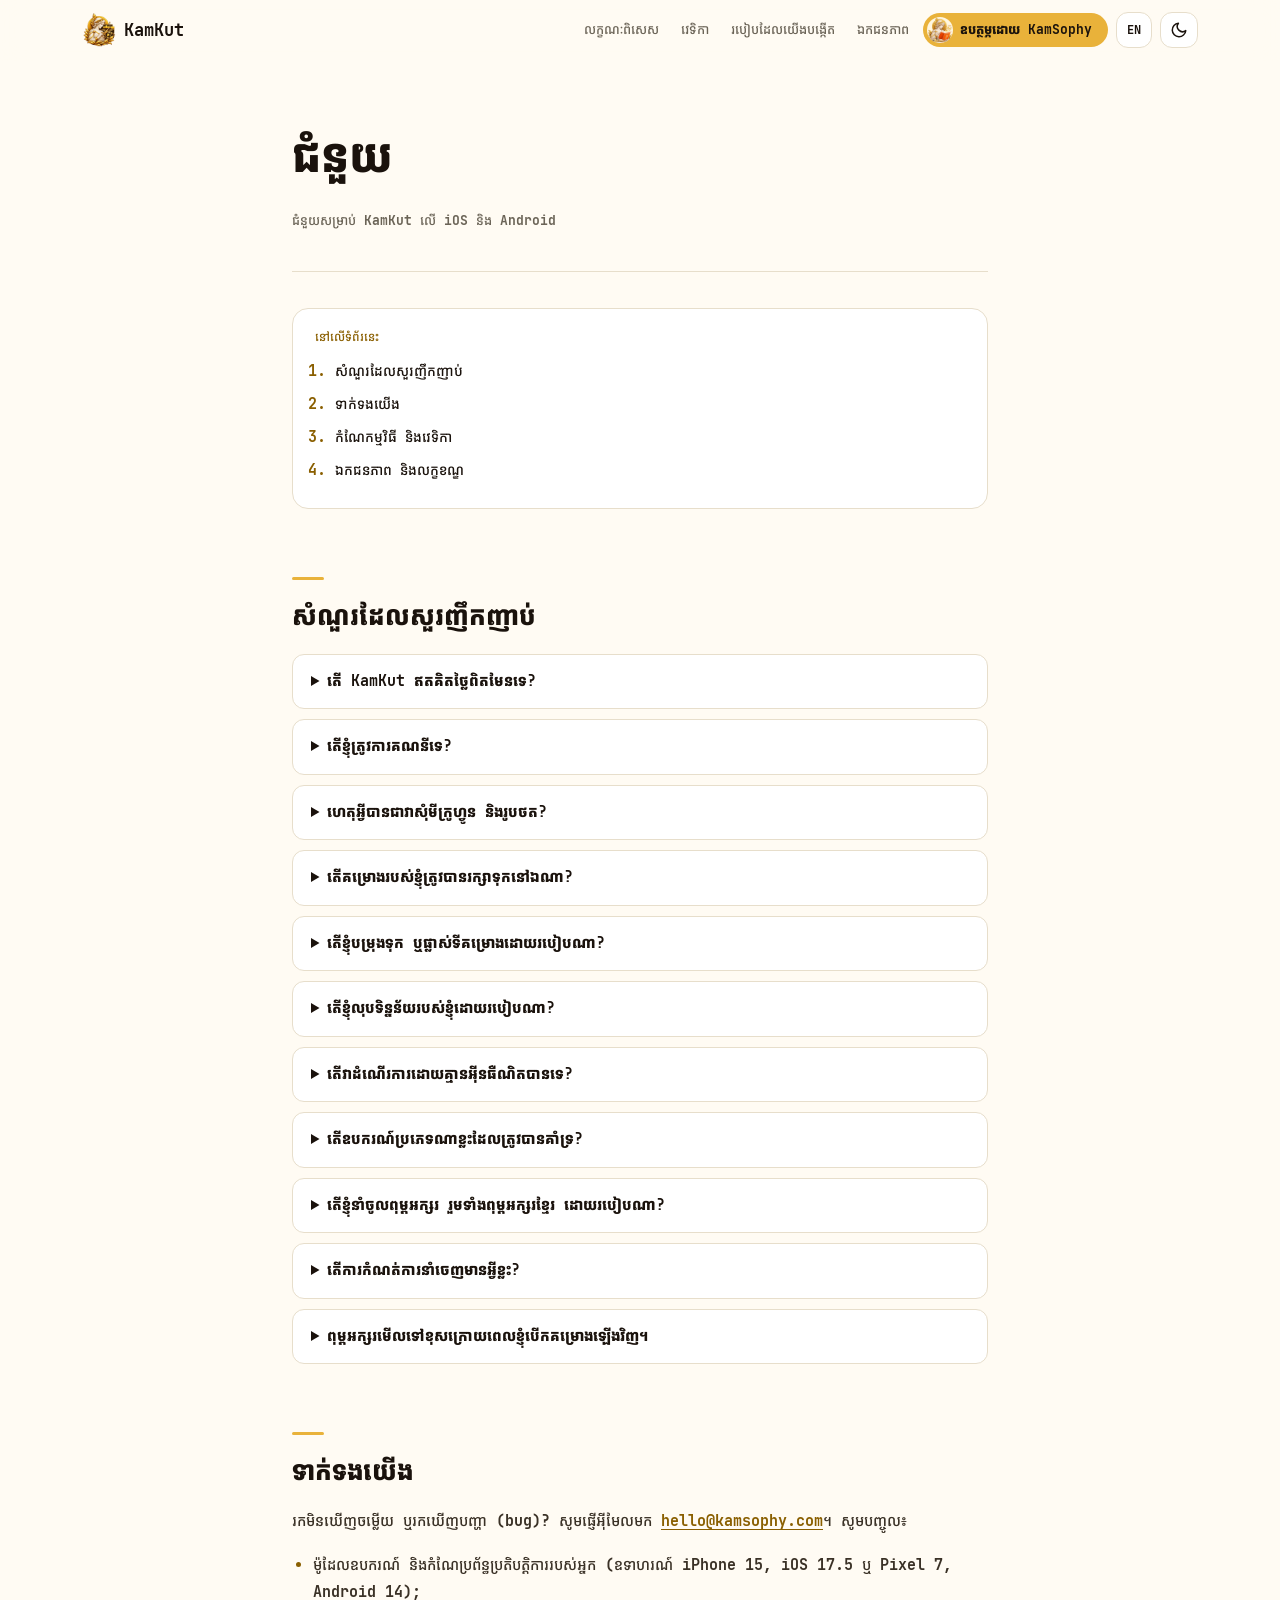
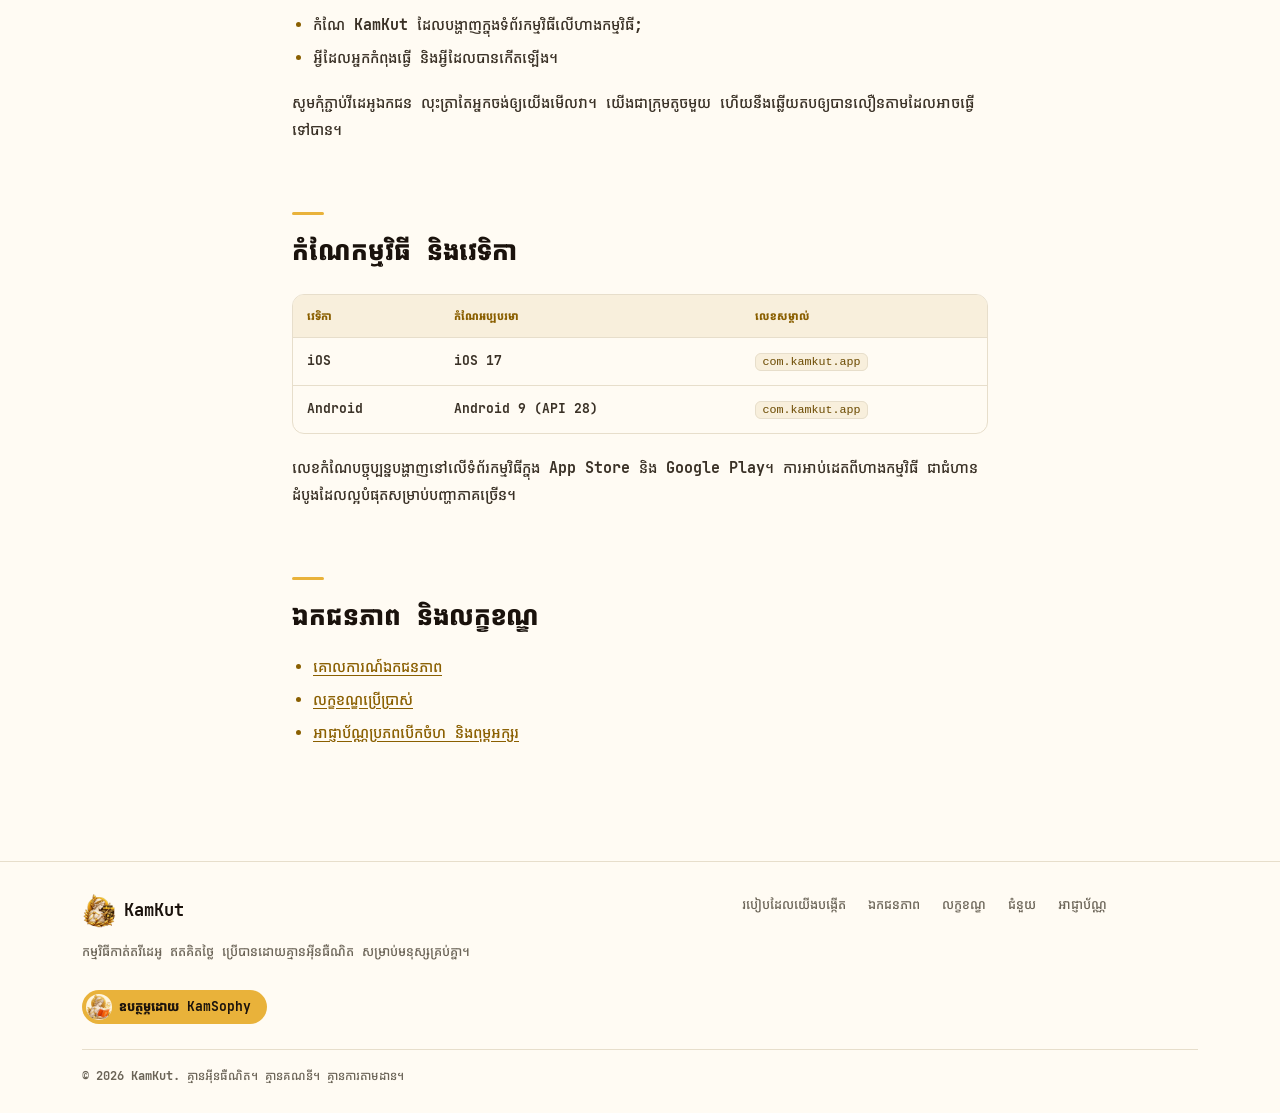
<file: support.html>
<!doctype html>
<html lang="km" data-lang="km">
<head>
<meta charset="utf-8">
<meta name="viewport" content="width=device-width,initial-scale=1">
<script>(function(){var d=document.documentElement,t,l;try{var q=new URLSearchParams(location.search);t=q.get("theme")||localStorage.getItem("kk-theme");l=q.get("lang")||localStorage.getItem("kk-lang")}catch(e){}if(t!=="light"&&t!=="dark")t=window.matchMedia&&matchMedia("(prefers-color-scheme: light)").matches?"light":"dark";if(l!=="en"&&l!=="km")l="km";d.setAttribute("data-theme",t);d.setAttribute("data-lang",l);d.setAttribute("lang",l);d.classList.add("js")})()</script>
<title>Support | KamKut</title>
<meta name="description" content="Help and FAQ for KamKut, the free offline video editor: permissions, projects, fonts, export settings and how to contact us.">
<meta name="theme-color" content="#0F0F10">
<meta name="color-scheme" content="dark light">
<!-- NOTE: https://uddom1234.github.io/kamkut-site (GitHub Pages) is the base URL. Replace in canonical and sitemap.xml if you move to your own domain. -->
<link rel="canonical" href="https://uddom1234.github.io/kamkut-site/support.html">
<link rel="icon" type="image/png" href="assets/brand/favicon.png">
<link rel="apple-touch-icon" href="assets/brand/apple-touch-icon.png">
<link rel="stylesheet" href="assets/css/site.css">

<script defer src="assets/js/site.js"></script>

<style>
/* page-local: FAQ disclosure widgets (site.css has no .faq styles) */
.faq details{border:1px solid var(--border);border-radius:var(--r);background:var(--panel);margin:0 0 10px}
.faq summary{cursor:pointer;padding:14px 18px;color:var(--cream);font-weight:800;list-style-position:inside}
.faq details[open] summary{color:var(--gold)}
.faq details>p{padding:0 18px;margin:0 0 1em}
</style>
</head>
<body>
<a class="skip" href="#main">Skip to content</a>

<header class="nav" id="top">
  <div class="wrap nav__in">
    <a class="brand" href="index.html"><img src="assets/brand/kamkut-logo-192.webp" width="34" height="34" alt="">KamKut</a>
    <nav class="nav__links" aria-label="Primary"><a href="index.html#features"><span data-l="km">លក្ខណៈពិសេស</span><span data-l="en">Features</span></a><a href="index.html#platforms"><span data-l="km">វេទិកា</span><span data-l="en">Platforms</span></a><a href="how-its-built.html"><span data-l="km">របៀបដែលយើងបង្កើត</span><span data-l="en">How It's Built</span></a><a href="privacy.html"><span data-l="km">ឯកជនភាព</span><span data-l="en">Privacy</span></a></nav>
    <div class="nav__tools">
      <a class="spons" href="https://kamsophy.com" target="_blank" rel="noopener"><img src="assets/brand/kamsophy-logo-256.png" width="26" height="26" alt=""><span><span class="sp__pre"><span data-l="km">ឧបត្ថម្ភដោយ</span><span data-l="en">Sponsored By</span> </span><b>KamSophy</b></span></a>
      <button class="tbtn" id="lang-toggle" type="button" aria-label="ប្តូរទៅភាសាអង់គ្លេស" data-aria-km="ប្តូរទៅភាសាអង់គ្លេស" data-aria-en="Switch to Khmer"><span data-l="km">EN</span><span data-l="en">ខ្មែរ</span></button>
      <button class="tbtn" id="theme-toggle" type="button" aria-label="ប្តូរពន្លឺ ភ្លឺ/ងងឹត" data-aria-km="ប្តូរពន្លឺ ភ្លឺ/ងងឹត" data-aria-en="Toggle light and dark theme"><svg class="i-sun" viewBox="0 0 24 24" aria-hidden="true"><circle cx="12" cy="12" r="4"/><path d="M12 2v2M12 20v2M4.9 4.9l1.4 1.4M17.7 17.7l1.4 1.4M2 12h2M20 12h2M4.9 19.1l1.4-1.4M17.7 6.3l1.4-1.4"/></svg><svg class="i-moon" viewBox="0 0 24 24" aria-hidden="true"><path d="M21 12.8A9 9 0 1 1 11.2 3a7 7 0 0 0 9.8 9.8z"/></svg></button>
      <button class="tbtn tbtn--menu" id="menu-toggle" type="button" aria-expanded="false" aria-controls="nav-panel" aria-label="Menu" data-aria-km="ម៉ឺនុយ" data-aria-en="Menu"><svg viewBox="0 0 24 24" aria-hidden="true"><path d="M4 7h16M4 12h16M4 17h16"/></svg></button>
    </div>
    <div class="nav__panel" id="nav-panel"><a href="index.html#features"><span data-l="km">លក្ខណៈពិសេស</span><span data-l="en">Features</span></a><a href="index.html#platforms"><span data-l="km">វេទិកា</span><span data-l="en">Platforms</span></a><a href="how-its-built.html"><span data-l="km">របៀបដែលយើងបង្កើត</span><span data-l="en">How It's Built</span></a><a href="privacy.html"><span data-l="km">ឯកជនភាព</span><span data-l="en">Privacy</span></a></div>
  </div>
</header>

<main id="main" class="doc">
<header>
  <h1><span data-l="km">ជំនួយ</span><span data-l="en">Support</span></h1>
  <p class="meta"><span data-l="km">ជំនួយសម្រាប់ KamKut លើ iOS និង Android</span><span data-l="en">Help for KamKut on iOS and Android</span></p>
</header>

<nav class="toc" aria-labelledby="toc-h">
  <p class="toc__title" id="toc-h"><span data-l="km">នៅលើទំព័រនេះ</span><span data-l="en">On this page</span></p>
  <ol>
    <li><a href="#faq"><span data-l="km">សំណួរដែលសួរញឹកញាប់</span><span data-l="en">Frequently asked questions</span></a></li>
    <li><a href="#contact"><span data-l="km">ទាក់ទងយើង</span><span data-l="en">Contact us</span></a></li>
    <li><a href="#about"><span data-l="km">កំណែកម្មវិធី និងវេទិកា</span><span data-l="en">App version and platforms</span></a></li>
    <li><a href="#policies"><span data-l="km">ឯកជនភាព និងលក្ខខណ្ឌ</span><span data-l="en">Privacy and terms</span></a></li>
  </ol>
</nav>

<section id="faq" aria-labelledby="faq-h">
<h2 id="faq-h"><span data-l="km">សំណួរដែលសួរញឹកញាប់</span><span data-l="en">Frequently asked questions</span></h2>
<div class="faq">
<details id="free"><summary><span data-l="km">តើ KamKut ឥតគិតថ្លៃពិតមែនទេ?</span><span data-l="en">Is KamKut really free?</span></summary>
<p data-l="km">បាទ/ចាស។ គ្មានការជាវ គ្មានការទិញក្នុងកម្មវិធី គ្មានការផ្សាយពាណិជ្ជកម្ម និងគ្មានសញ្ញាទឹក (watermark) ទេ។ កម្មវិធីនេះត្រូវបានឧបត្ថម្ភដោយ <a href="https://kamsophy.com" rel="noopener">kamsophy.com</a>។</p>
<p data-l="en">Yes. No subscription, no in-app purchases, no ads and no watermark. It is sponsored by <a href="https://kamsophy.com" rel="noopener">kamsophy.com</a>.</p>
</details>
<details id="account"><summary><span data-l="km">តើខ្ញុំត្រូវការគណនីទេ?</span><span data-l="en">Do I need an account?</span></summary>
<p data-l="km">ទេ។ គ្មានអ្វីត្រូវចុះឈ្មោះ ឬចូលគណនីឡើយ។ គ្រាន់តែបើកកម្មវិធី ហើយចាប់ផ្តើមកាត់តបានភ្លាម។</p>
<p data-l="en">No. There is nothing to sign up for or log into. Open the app and start editing.</p>
</details>
<details id="permissions"><summary><span data-l="km">ហេតុអ្វីបានជាវាសុំមីក្រូហ្វូន និងរូបថត?</span><span data-l="en">Why does it ask for the microphone and photos?</span></summary>
<p data-l="km"><strong>មីក្រូហ្វូន៖</strong> សម្រាប់តែថតសំឡេងអធិប្បាយដាក់លើបន្ទាត់ពេលវេលា (timeline) របស់អ្នកប៉ុណ្ណោះ។ <strong>រូបថត (iOS) / កម្មវិធីជ្រើសរើសរូបថត (Android)៖</strong> ដើម្បីជ្រើសរើសវីដេអូ និងរូបភាពសម្រាប់កាត់ត ហើយលើ iOS ដើម្បីរក្សាទុកវីដេអូដែលអ្នកនាំចេញទៅក្នុង Photos។ អ្វីៗទាំងអស់ស្ថិតនៅលើឧបករណ៍របស់អ្នក។ អ្នកអាចបដិសេធ ហើយនៅតែប្រើមុខងារផ្សេងទៀតបាន។ សូមមើលព័ត៌មានលម្អិតពេញលេញនៅ <a href="privacy.html#permissions">តារាងការអនុញ្ញាត</a>។</p>
<p data-l="en"><strong>Microphone:</strong> only to record a voiceover on your timeline. <strong>Photos (iOS) / photo picker (Android):</strong> to choose clips and images to edit, and on iOS to save your exported video to Photos. Everything stays on your device. You can say no and keep using other features. Full details are in the <a href="privacy.html#permissions">permissions table</a>.</p>
</details>
<details id="storage"><summary><span data-l="km">តើគម្រោងរបស់ខ្ញុំត្រូវបានរក្សាទុកនៅឯណា?</span><span data-l="en">Where are my projects saved?</span></summary>
<p data-l="km">នៅក្នុងកន្លែងផ្ទុកឯកជនរបស់កម្មវិធីលើឧបករណ៍របស់អ្នក៖ ឯកសារ JSON តូចមួយសម្រាប់ការកាត់ត រួមជាមួយច្បាប់ចម្លងនៃមេឌៀដែលអ្នកបានបន្ថែម។ វីដេអូដែលនាំចេញត្រូវបានរក្សាទុកក្នុងបណ្ណាល័យ Photos លើ iOS និងក្នុង <code>Movies/KamKut</code> លើ Android។</p>
<p data-l="en">Inside the app&rsquo;s private storage on your device: a small JSON file for the edit plus copies of the media you added. Exported videos go to your Photos library on iOS and to <code>Movies/KamKut</code> on Android.</p>
</details>
<details id="backup"><summary><span data-l="km">តើខ្ញុំបម្រុងទុក ឬផ្លាស់ទីគម្រោងដោយរបៀបណា?</span><span data-l="en">How do I back up or move a project?</span></summary>
<p data-l="km">គម្រោងមិនត្រូវបានបញ្ជូនឡើងទៅកន្លែងណាទេ ដូច្នេះវាស្ថិតនៅលើឧបករណ៍របស់អ្នកតែប៉ុណ្ណោះ។ វិធីបម្រុងទុកដែលមានសុវត្ថិភាពបំផុត គឺនាំចេញវីដេអូ ហើយរក្សាឯកសារនោះ។ បច្ចុប្បន្ន KamKut មិនមានមុខងារនាំចេញ/នាំចូលគម្រោងទេ ដូច្នេះការផ្លាស់ទីគម្រោងដែលមិនទាន់ចប់រវាងទូរសព្ទមិនត្រូវបានគាំទ្រឡើយ។ ការបម្រុងទុកកម្រិតឧបករណ៍ (iCloud ឬការបម្រុងទុករបស់ Android) ត្រូវបានគ្រប់គ្រងដោយការកំណត់ប្រព័ន្ធរបស់អ្នក។</p>
<p data-l="en">Projects are not uploaded anywhere, so they live only on your device. The safest backup is to export the video and keep that file. KamKut does not currently offer a project export/import feature, so moving an unfinished project between phones is not supported. Your device-level backups (iCloud or Android backup) are controlled by your system settings.</p><!-- Verified 2026-10-10: no in-app project export/import. Update if added. -->
</details>
<details id="delete"><summary><span data-l="km">តើខ្ញុំលុបទិន្នន័យរបស់ខ្ញុំដោយរបៀបណា?</span><span data-l="en">How do I delete my data?</span></summary>
<p data-l="km">លុបគម្រោងពីអេក្រង់គម្រោង ដើម្បីដកឯកសាររបស់វាចេញ។ លុបវីដេអូដែលបាននាំចេញពី Photos ឬវិចិត្រសាល។ លុប KamKut ចេញ ដើម្បីដកអ្វីៗទាំងអស់ដែលកម្មវិធីបានរក្សាទុក។ យើងមិនកាន់កាប់ទិន្នន័យលើម៉ាស៊ីនមេណាមួយទេ ដូច្នេះគ្មានអ្វីផ្សេងទៀតត្រូវលុបឡើយ។ សូមមើល <a href="privacy.html#storage">ទិន្នន័យដែលរក្សាទុកលើឧបករណ៍របស់អ្នក</a>។</p>
<p data-l="en">Delete a project from the projects screen to remove its files. Delete exported videos from Photos or your gallery. Uninstall KamKut to remove everything the app stored. We hold no data on any server, so there is nothing else to delete. See <a href="privacy.html#storage">Data stored on your device</a>.</p>
</details>
<details id="offline"><summary><span data-l="km">តើវាដំណើរការដោយគ្មានអ៊ីនធឺណិតបានទេ?</span><span data-l="en">Does it work offline?</span></summary>
<p data-l="km">បាន។ KamKut ត្រូវបានបង្កើតឡើងដើម្បីដំណើរការក្នុងរបៀបយន្តហោះ (airplane mode)។ កម្មវិធីលើ Android គ្មានការអនុញ្ញាតប្រើអ៊ីនធឺណិតទេ។ មុខងារតែមួយគត់ដែលត្រូវការអ៊ីនធឺណិត គឺតំណភ្ជាប់ពីរដែលបើកកម្មវិធីរុករករបស់អ្នក (&ldquo;ឧបត្ថម្ភដោយ kamsophy.com&rdquo; និង &ldquo;ទាញយកពុម្ពអក្សរបន្ថែម&rdquo;)។</p>
<p data-l="en">Yes. KamKut is built to work in airplane mode. The Android app has no internet permission. The only features that need internet are the two links that open your browser (&ldquo;Sponsored by kamsophy.com&rdquo; and &ldquo;Get more fonts&rdquo;).</p>
</details>
<details id="devices"><summary><span data-l="km">តើឧបករណ៍ប្រភេទណាខ្លះដែលត្រូវបានគាំទ្រ?</span><span data-l="en">Which devices are supported?</span></summary>
<p data-l="km">iPhone និង iPad ដែលប្រើ <strong>iOS / iPadOS 17 ឬថ្មីជាងនេះ</strong> និងទូរសព្ទ Android ដែលប្រើ <strong>Android 9 ឬថ្មីជាងនេះ</strong>។ ការដកផ្ទៃខាងក្រោយ និងការនាំចេញ 1080p ដំណើរការលឿនជាងលើឧបករណ៍ថ្មីៗ។</p>
<p data-l="en">iPhone and iPad running <strong>iOS / iPadOS 17 or later</strong>, and Android phones running <strong>Android 9 or later</strong>. Background removal and 1080p export are faster on newer devices.</p>
</details>
<details id="fonts"><summary><span data-l="km">តើខ្ញុំនាំចូលពុម្ពអក្សរ រួមទាំងពុម្ពអក្សរខ្មែរ ដោយរបៀបណា?</span><span data-l="en">How do I import fonts, including Khmer fonts?</span></summary>
<p data-l="km">KamKut មានពុម្ពអក្សរជាង ៤០ រួមទាំងពុម្ពអក្សរខ្មែរជាច្រើន។ ដើម្បីបន្ថែមពុម្ពអក្សររបស់អ្នកផ្ទាល់៖ បើកស្រទាប់អត្ថបទ បើកកម្មវិធីជ្រើសរើសពុម្ពអក្សរ ជ្រើសរើស <strong>Import font&hellip;</strong> ហើយជ្រើសរើសឯកសារ <code>.ttf</code> ឬ <code>.otf</code> ពី Files។ ត្រូវការបន្ថែមទៀតទេ? ចុច <strong>Get more fonts</strong> ដើម្បីបើក Google Fonts ក្នុងកម្មវិធីរុករករបស់អ្នក (ត្រង់សម្រាប់ភាសាខ្មែរ) ទាញយកពុម្ពអក្សរ ហើយបន្ទាប់មកនាំចូលឯកសារនោះ។ ពុម្ពអក្សរដែលបាននាំចូលត្រូវបានរក្សាទុកតែលើឧបករណ៍របស់អ្នកប៉ុណ្ណោះ។ សូមពិនិត្យអាជ្ញាប័ណ្ណរបស់ពុម្ពអក្សរមុនផ្សព្វផ្សាយវីដេអូដែលប្រើវា។</p>
<p data-l="en">KamKut includes more than 40 fonts, including many Khmer fonts. To add your own: open a text layer, open the font picker, choose <strong>Import font&hellip;</strong>, and pick a <code>.ttf</code> or <code>.otf</code> file from Files. Need more? Tap <strong>Get more fonts</strong> to open Google Fonts in your browser (filtered to Khmer), download a font, then import the file. Imported fonts are stored only on your device. Check a font&rsquo;s licence before publishing videos that use it.</p>
</details>
<details id="export"><summary><span data-l="km">តើការកំណត់ការនាំចេញមានអ្វីខ្លះ?</span><span data-l="en">What are the export settings?</span></summary>
<p data-l="km">នាំចេញជា <strong>720p ឬ 1080p</strong> H.264 MP4 ជាមួយនឹងការបង្ហាញវឌ្ឍនភាព និងប៊ូតុងបោះបង់។ សមាមាត្រទំហំគម្រោងគឺ 9:16, 16:9, 1:1 និង 4:5។ ឯកសារត្រូវបានរក្សាទុកក្នុងវិចិត្រសាលរបស់អ្នកនៅពេលរួចរាល់។</p>
<p data-l="en">Export as <strong>720p or 1080p</strong> H.264 MP4, with progress and a cancel button. Project aspect ratios are 9:16, 16:9, 1:1 and 4:5. The file is saved to your gallery when done.</p>
</details>
<details id="missing-font"><summary><span data-l="km">ពុម្ពអក្សរមើលទៅខុសក្រោយពេលខ្ញុំបើកគម្រោងឡើងវិញ។</span><span data-l="en">A font looks different after I reopened my project.</span></summary>
<p data-l="km">ប្រសិនបើឯកសារពុម្ពអក្សរដែលបាននាំចូលលែងមាន KamKut នឹងប្រើពុម្ពអក្សរប្រព័ន្ធជំនួសវិញ។ សូមនាំចូលពុម្ពអក្សរនោះឡើងវិញ នោះស្រទាប់អត្ថបទនឹងប្រើវាម្តងទៀត។</p>
<p data-l="en">If an imported font file is no longer available, KamKut falls back to a system font. Re-import the font and the text layer will pick it up again.</p>
</details>
</div>
</section>

<section id="contact" aria-labelledby="contact-h">
<h2 id="contact-h"><span data-l="km">ទាក់ទងយើង</span><span data-l="en">Contact us</span></h2>
<p data-l="km">រកមិនឃើញចម្លើយ ឬរកឃើញបញ្ហា (bug)? សូមផ្ញើអ៊ីមែលមក <a href="mailto:hello@kamsophy.com">hello@kamsophy.com</a>។ សូមបញ្ចូល៖</p>
<p data-l="en">Can&rsquo;t find your answer, or found a bug? Email <a href="mailto:hello@kamsophy.com">hello@kamsophy.com</a><!-- TODO: confirm contact email -->. Please include:</p>
<ul>
  <li><span data-l="km">ម៉ូដែលឧបករណ៍ និងកំណែប្រព័ន្ធប្រតិបត្តិការរបស់អ្នក (ឧទាហរណ៍ iPhone 15, iOS 17.5 ឬ Pixel 7, Android 14);</span><span data-l="en">your device model and OS version (for example, iPhone 15, iOS 17.5, or Pixel 7, Android 14);</span></li>
  <li><span data-l="km">កំណែ KamKut ដែលបង្ហាញក្នុងទំព័រកម្មវិធីលើហាងកម្មវិធី;</span><span data-l="en">the KamKut version shown in the store listing;</span></li>
  <li><span data-l="km">អ្វីដែលអ្នកកំពុងធ្វើ និងអ្វីដែលបានកើតឡើង។</span><span data-l="en">what you were doing and what happened.</span></li>
</ul>
<p data-l="km">សូមកុំភ្ជាប់វីដេអូឯកជន លុះត្រាតែអ្នកចង់ឲ្យយើងមើលវា។ យើងជាក្រុមតូចមួយ ហើយនឹងឆ្លើយតបឲ្យបានលឿនតាមដែលអាចធ្វើទៅបាន។</p>
<p data-l="en">Please do not attach private videos unless you want us to see them. We are a small team and reply as soon as we can.</p>
</section>

<section id="about" aria-labelledby="about-h">
<h2 id="about-h"><span data-l="km">កំណែកម្មវិធី និងវេទិកា</span><span data-l="en">App version and platforms</span></h2>
<div class="table-wrap">
<table>
  <thead><tr><th><span data-l="km">វេទិកា</span><span data-l="en">Platform</span></th><th><span data-l="km">កំណែអប្បបរមា</span><span data-l="en">Minimum version</span></th><th><span data-l="km">លេខសម្គាល់</span><span data-l="en">Identifier</span></th></tr></thead>
  <tbody>
    <tr><td>iOS</td><td>iOS 17</td><td><code>com.kamkut.app</code></td></tr>
    <tr><td>Android</td><td>Android 9 (API 28)</td><td><code>com.kamkut.app</code></td></tr>
  </tbody>
</table>
</div>
<p data-l="km">លេខកំណែបច្ចុប្បន្នបង្ហាញនៅលើទំព័រកម្មវិធីក្នុង App Store និង Google Play។ ការអាប់ដេតពីហាងកម្មវិធី ជាជំហានដំបូងដែលល្អបំផុតសម្រាប់បញ្ហាភាគច្រើន។</p>
<p data-l="en">The current version number appears on the App Store and Google Play listings. Updating from the store is the best first step for most problems.</p>
</section>

<section id="policies" aria-labelledby="policies-h">
<h2 id="policies-h"><span data-l="km">ឯកជនភាព និងលក្ខខណ្ឌ</span><span data-l="en">Privacy and terms</span></h2>
<ul>
  <li><a href="privacy.html"><span data-l="km">គោលការណ៍ឯកជនភាព</span><span data-l="en">Privacy Policy</span></a></li>
  <li><a href="terms.html"><span data-l="km">លក្ខខណ្ឌប្រើប្រាស់</span><span data-l="en">Terms of Use</span></a></li>
  <li><a href="licenses.html"><span data-l="km">អាជ្ញាប័ណ្ណប្រភពបើកចំហ និងពុម្ពអក្សរ</span><span data-l="en">Open-source and font licences</span></a></li>
</ul>
</section>
</main>

<footer class="foot">
  <div class="wrap foot__in">
    <div>
      <a class="brand" href="index.html"><img src="assets/brand/kamkut-logo-192.webp" width="34" height="34" alt="">KamKut</a>
      <p class="muted"><span data-l="km">កម្មវិធីកាត់តវីដេអូ ឥតគិតថ្លៃ ប្រើបានដោយគ្មានអ៊ីនធឺណិត សម្រាប់មនុស្សគ្រប់គ្នា។</span><span data-l="en">Free, offline video editing for everyone.</span></p>
      <a class="spons" href="https://kamsophy.com" target="_blank" rel="noopener"><img src="assets/brand/kamsophy-logo-256.png" width="26" height="26" alt=""><span><span data-l="km">ឧបត្ថម្ភដោយ</span><span data-l="en">Sponsored By</span> <b>KamSophy</b></span></a>
    </div>
    <nav aria-label="Footer"><a href="how-its-built.html"><span data-l="km">របៀបដែលយើងបង្កើត</span><span data-l="en">How It's Built</span></a><a href="privacy.html"><span data-l="km">ឯកជនភាព</span><span data-l="en">Privacy</span></a><a href="terms.html"><span data-l="km">លក្ខខណ្ឌ</span><span data-l="en">Terms</span></a><a href="support.html"><span data-l="km">ជំនួយ</span><span data-l="en">Support</span></a><a href="licenses.html"><span data-l="km">អាជ្ញាប័ណ្ណ</span><span data-l="en">Licenses</span></a></nav>
    <p class="copy">&copy; 2026 KamKut. <span data-l="km">គ្មានអ៊ីនធឺណិត។ គ្មានគណនី។ គ្មានការតាមដាន។</span><span data-l="en">Fully offline. No accounts. No tracking.</span></p>
  </div>
</footer>
</body>
</html>
</file>
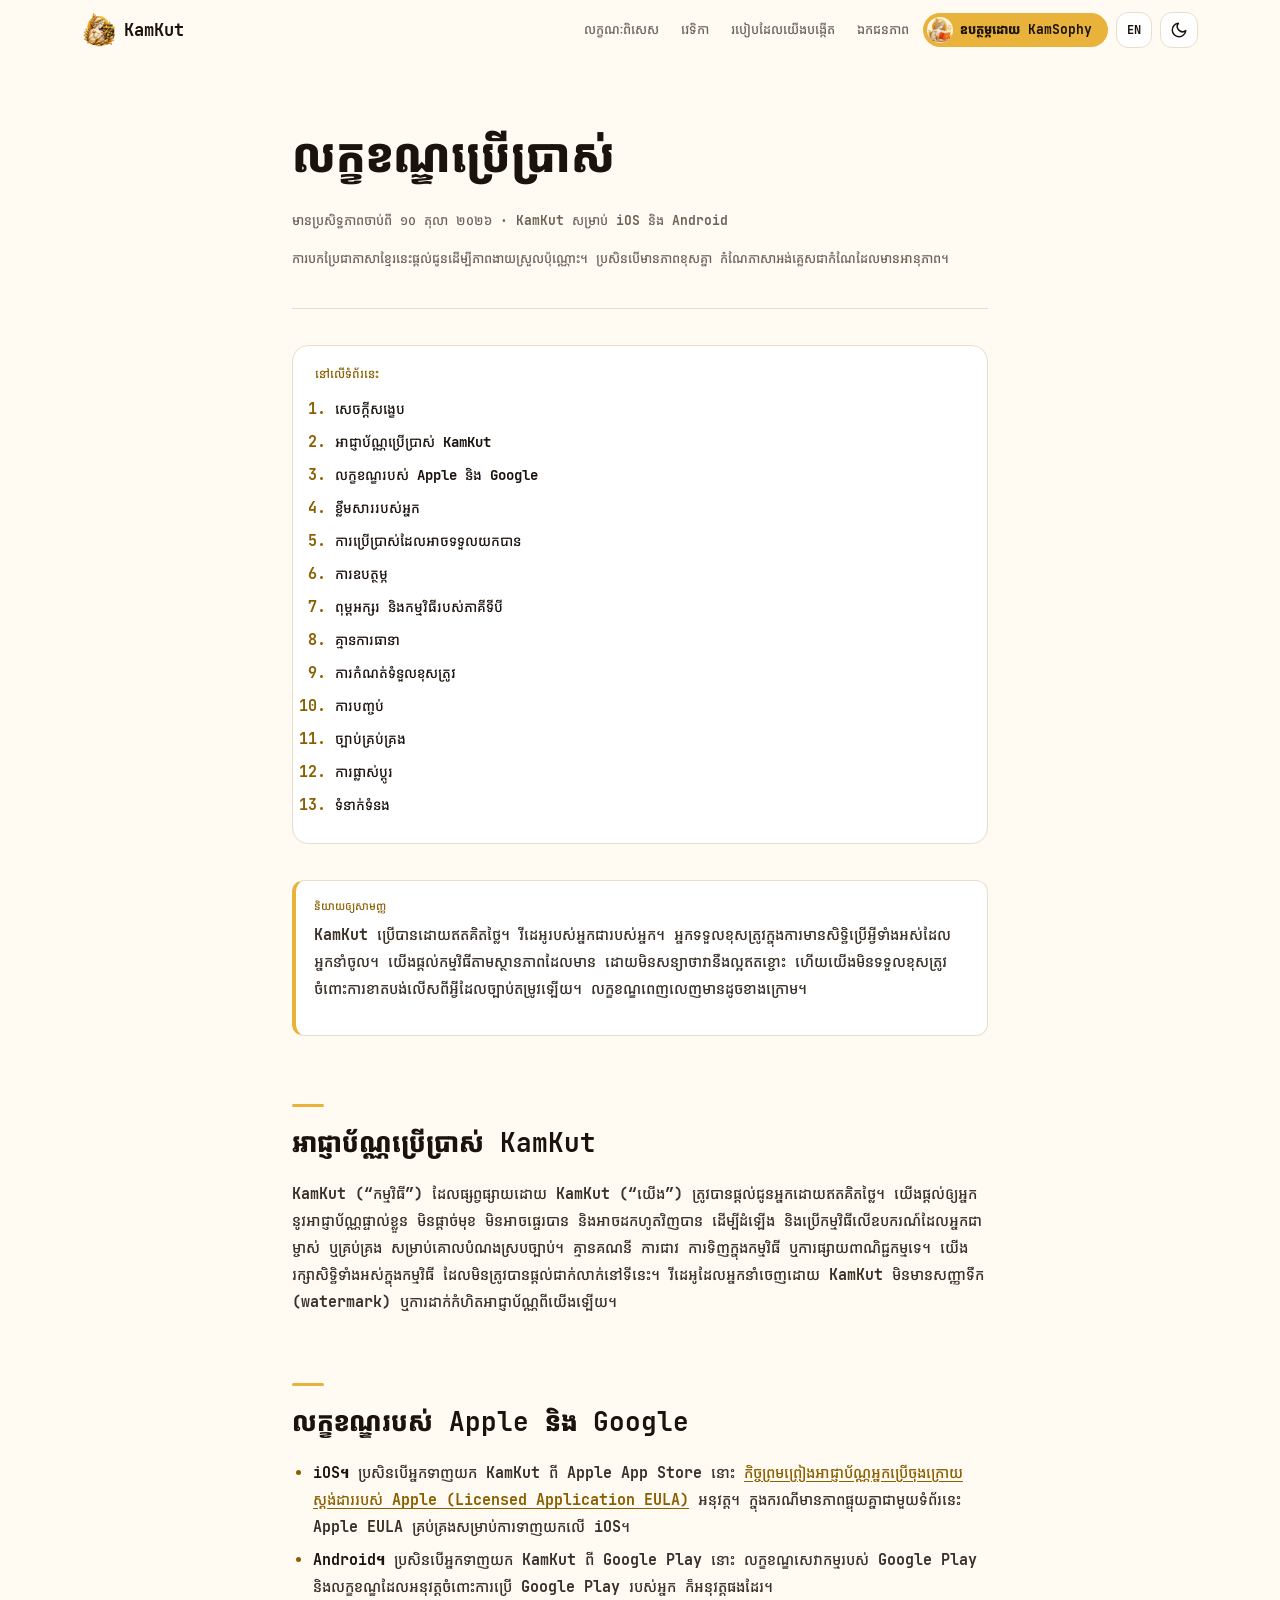
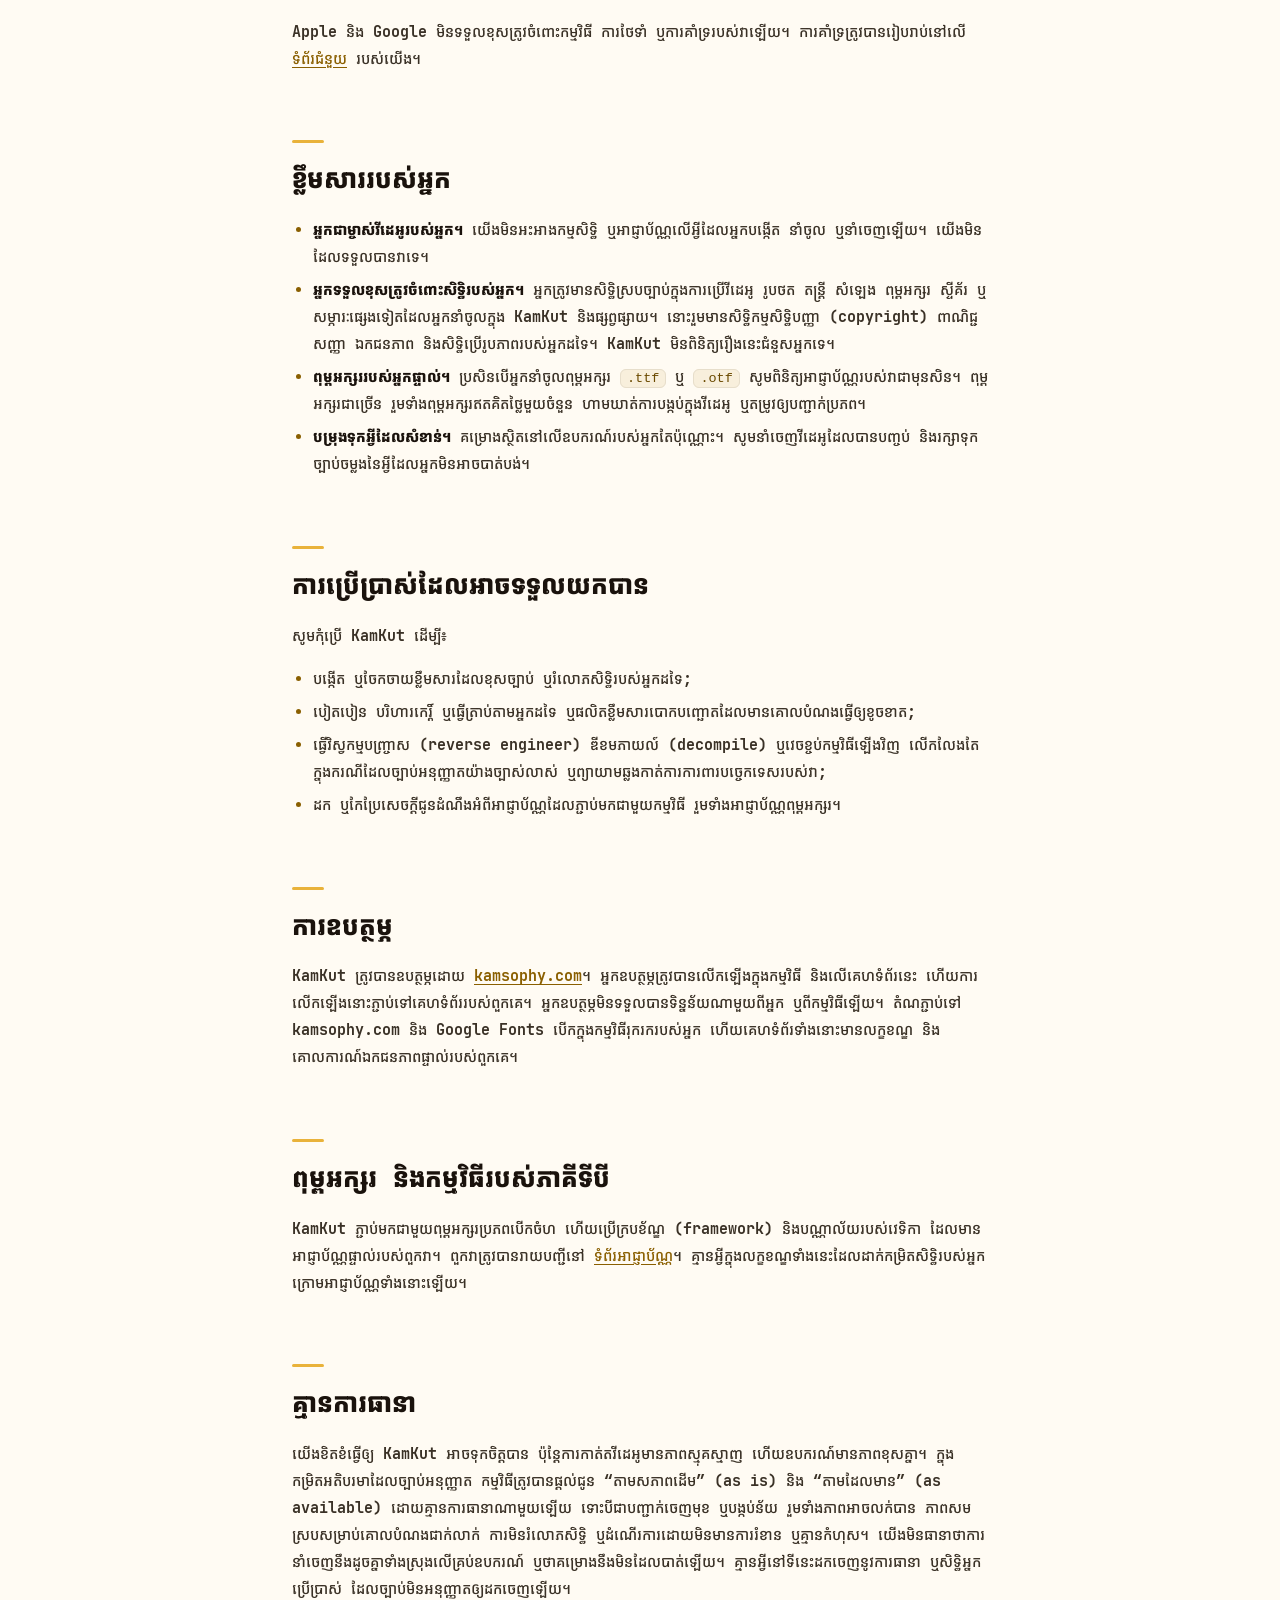
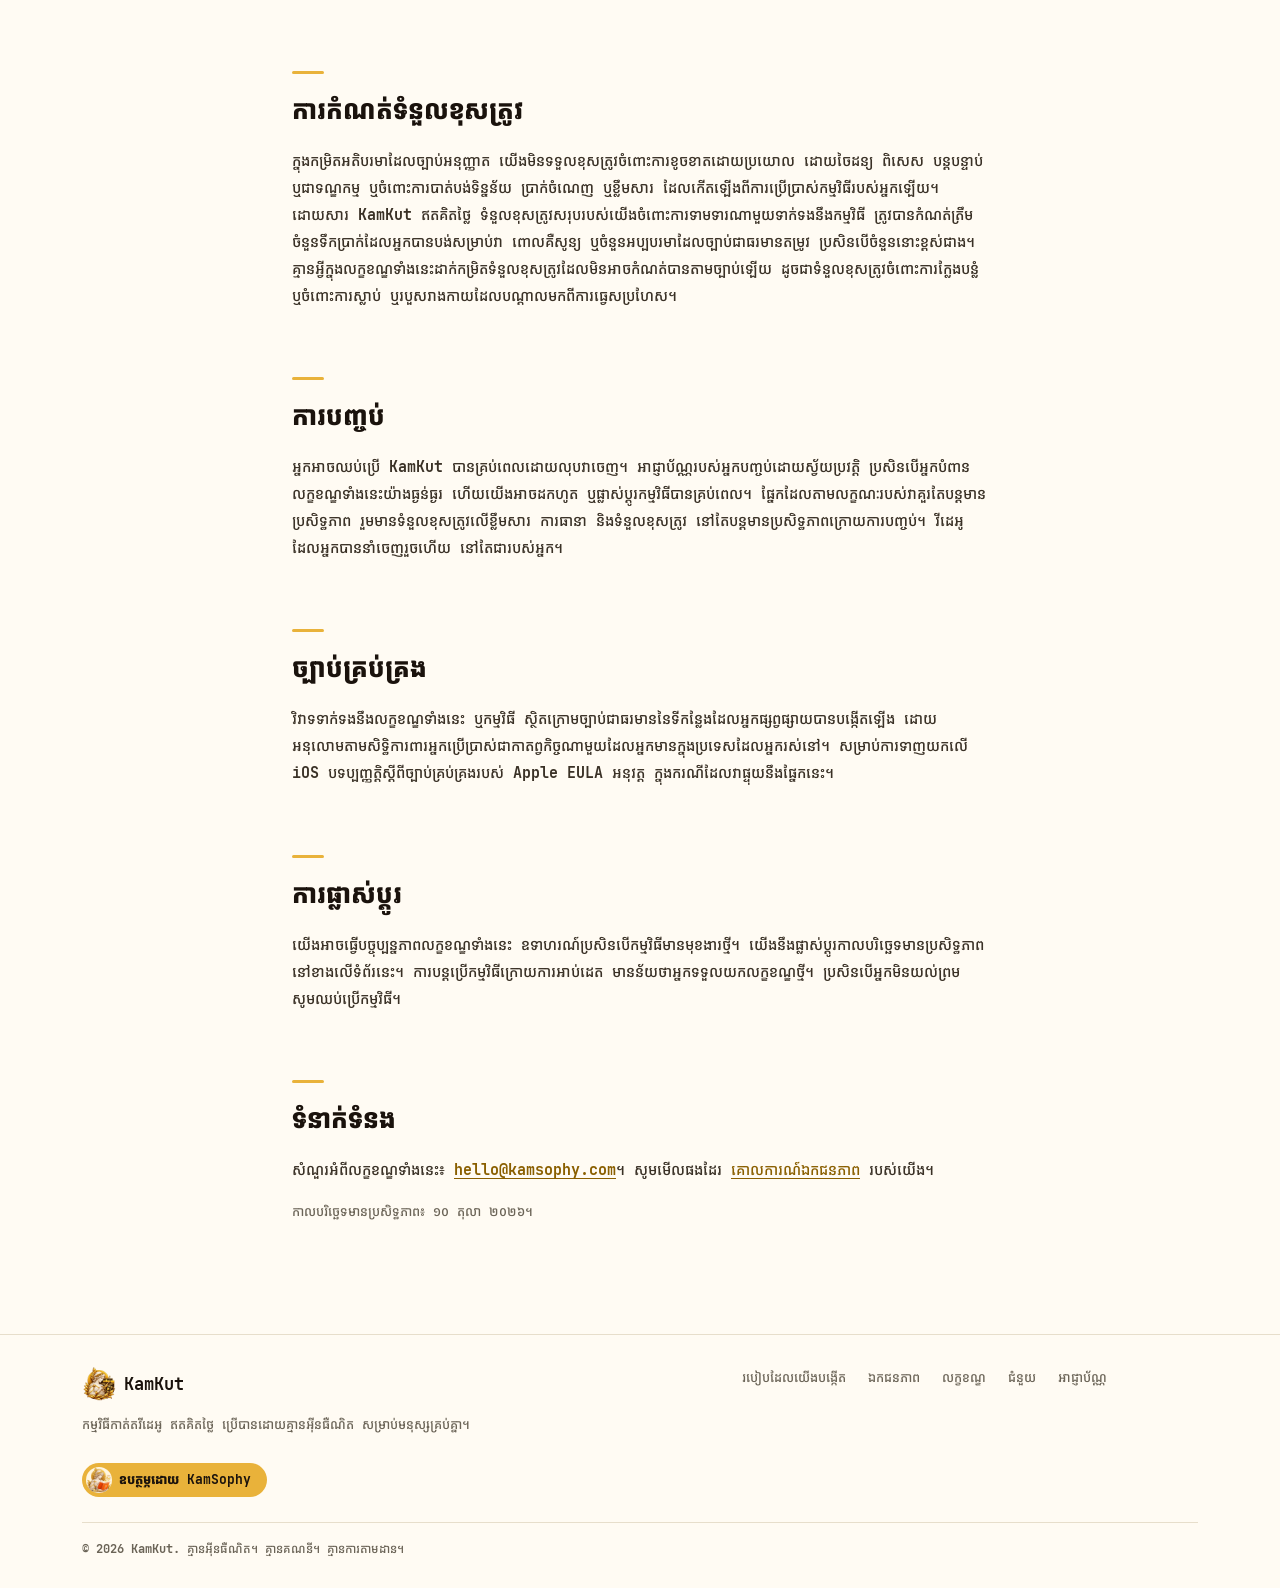
<file: terms.html>
<!doctype html>
<html lang="km" data-lang="km">
<head>
<meta charset="utf-8">
<meta name="viewport" content="width=device-width,initial-scale=1">
<script>(function(){var d=document.documentElement,t,l;try{var q=new URLSearchParams(location.search);t=q.get("theme")||localStorage.getItem("kk-theme");l=q.get("lang")||localStorage.getItem("kk-lang")}catch(e){}if(t!=="light"&&t!=="dark")t=window.matchMedia&&matchMedia("(prefers-color-scheme: light)").matches?"light":"dark";if(l!=="en"&&l!=="km")l="km";d.setAttribute("data-theme",t);d.setAttribute("data-lang",l);d.setAttribute("lang",l);d.classList.add("js")})()</script>
<title>Terms of Use | KamKut</title>
<meta name="description" content="Terms of use for KamKut, the free offline video editor for iOS and Android: licence, your content, sponsorship and liability.">
<meta name="theme-color" content="#0F0F10">
<meta name="color-scheme" content="dark light">
<!-- NOTE: https://uddom1234.github.io/kamkut-site (GitHub Pages) is the base URL. Replace in canonical and sitemap.xml if you move to your own domain. -->
<link rel="canonical" href="https://uddom1234.github.io/kamkut-site/terms.html">
<link rel="icon" type="image/png" href="assets/brand/favicon.png">
<link rel="apple-touch-icon" href="assets/brand/apple-touch-icon.png">
<link rel="stylesheet" href="assets/css/site.css">

<script defer src="assets/js/site.js"></script>
</head>
<body>
<a class="skip" href="#main">Skip to content</a>

<header class="nav" id="top">
  <div class="wrap nav__in">
    <a class="brand" href="index.html"><img src="assets/brand/kamkut-logo-192.webp" width="34" height="34" alt="">KamKut</a>
    <nav class="nav__links" aria-label="Primary"><a href="index.html#features"><span data-l="km">លក្ខណៈពិសេស</span><span data-l="en">Features</span></a><a href="index.html#platforms"><span data-l="km">វេទិកា</span><span data-l="en">Platforms</span></a><a href="how-its-built.html"><span data-l="km">របៀបដែលយើងបង្កើត</span><span data-l="en">How It's Built</span></a><a href="privacy.html"><span data-l="km">ឯកជនភាព</span><span data-l="en">Privacy</span></a></nav>
    <div class="nav__tools">
      <a class="spons" href="https://kamsophy.com" target="_blank" rel="noopener"><img src="assets/brand/kamsophy-logo-256.png" width="26" height="26" alt=""><span><span class="sp__pre"><span data-l="km">ឧបត្ថម្ភដោយ</span><span data-l="en">Sponsored By</span> </span><b>KamSophy</b></span></a>
      <button class="tbtn" id="lang-toggle" type="button" aria-label="ប្តូរទៅភាសាអង់គ្លេស" data-aria-km="ប្តូរទៅភាសាអង់គ្លេស" data-aria-en="Switch to Khmer"><span data-l="km">EN</span><span data-l="en">ខ្មែរ</span></button>
      <button class="tbtn" id="theme-toggle" type="button" aria-label="ប្តូរពន្លឺ ភ្លឺ/ងងឹត" data-aria-km="ប្តូរពន្លឺ ភ្លឺ/ងងឹត" data-aria-en="Toggle light and dark theme"><svg class="i-sun" viewBox="0 0 24 24" aria-hidden="true"><circle cx="12" cy="12" r="4"/><path d="M12 2v2M12 20v2M4.9 4.9l1.4 1.4M17.7 17.7l1.4 1.4M2 12h2M20 12h2M4.9 19.1l1.4-1.4M17.7 6.3l1.4-1.4"/></svg><svg class="i-moon" viewBox="0 0 24 24" aria-hidden="true"><path d="M21 12.8A9 9 0 1 1 11.2 3a7 7 0 0 0 9.8 9.8z"/></svg></button>
      <button class="tbtn tbtn--menu" id="menu-toggle" type="button" aria-expanded="false" aria-controls="nav-panel" aria-label="Menu" data-aria-km="ម៉ឺនុយ" data-aria-en="Menu"><svg viewBox="0 0 24 24" aria-hidden="true"><path d="M4 7h16M4 12h16M4 17h16"/></svg></button>
    </div>
    <div class="nav__panel" id="nav-panel"><a href="index.html#features"><span data-l="km">លក្ខណៈពិសេស</span><span data-l="en">Features</span></a><a href="index.html#platforms"><span data-l="km">វេទិកា</span><span data-l="en">Platforms</span></a><a href="how-its-built.html"><span data-l="km">របៀបដែលយើងបង្កើត</span><span data-l="en">How It's Built</span></a><a href="privacy.html"><span data-l="km">ឯកជនភាព</span><span data-l="en">Privacy</span></a></div>
  </div>
</header>

<main id="main" class="doc">
<header>
  <h1><span data-l="km">លក្ខខណ្ឌប្រើប្រាស់</span><span data-l="en">Terms of Use</span></h1>
  <p class="meta"><span data-l="km">មានប្រសិទ្ធភាពចាប់ពី ១០ តុលា ២០២៦ &middot; KamKut សម្រាប់ iOS និង Android</span><span data-l="en">Effective 10 October 2026 &middot; KamKut for iOS and Android</span></p>
  <p class="meta" data-l="km">ការបកប្រែជាភាសាខ្មែរនេះផ្តល់ជូនដើម្បីភាពងាយស្រួលប៉ុណ្ណោះ។ ប្រសិនបើមានភាពខុសគ្នា កំណែភាសាអង់គ្លេសជាកំណែដែលមានអានុភាព។</p>
<p class="meta" data-l="en">This Khmer translation is provided for convenience. If the versions differ, the English version prevails.</p>
</header>

<nav class="toc" aria-labelledby="toc-h">
  <p class="toc__title" id="toc-h"><span data-l="km">នៅលើទំព័រនេះ</span><span data-l="en">On this page</span></p>
  <ol>
    <li><a href="#summary"><span data-l="km">សេចក្តីសង្ខេប</span><span data-l="en">Summary</span></a></li>
    <li><a href="#licence"><span data-l="km">អាជ្ញាប័ណ្ណប្រើប្រាស់ KamKut</span><span data-l="en">Licence to use KamKut</span></a></li>
    <li><a href="#platform"><span data-l="km">លក្ខខណ្ឌរបស់ Apple និង Google</span><span data-l="en">Apple and Google terms</span></a></li>
    <li><a href="#content"><span data-l="km">ខ្លឹមសាររបស់អ្នក</span><span data-l="en">Your content</span></a></li>
    <li><a href="#acceptable-use"><span data-l="km">ការប្រើប្រាស់ដែលអាចទទួលយកបាន</span><span data-l="en">Acceptable use</span></a></li>
    <li><a href="#sponsorship"><span data-l="km">ការឧបត្ថម្ភ</span><span data-l="en">Sponsorship</span></a></li>
    <li><a href="#third-party"><span data-l="km">ពុម្ពអក្សរ និងកម្មវិធីរបស់ភាគីទីបី</span><span data-l="en">Third-party fonts and software</span></a></li>
    <li><a href="#warranty"><span data-l="km">គ្មានការធានា</span><span data-l="en">No warranty</span></a></li>
    <li><a href="#liability"><span data-l="km">ការកំណត់ទំនួលខុសត្រូវ</span><span data-l="en">Limitation of liability</span></a></li>
    <li><a href="#termination"><span data-l="km">ការបញ្ចប់</span><span data-l="en">Termination</span></a></li>
    <li><a href="#law"><span data-l="km">ច្បាប់គ្រប់គ្រង</span><span data-l="en">Governing law</span></a></li>
    <li><a href="#changes"><span data-l="km">ការផ្លាស់ប្តូរ</span><span data-l="en">Changes</span></a></li>
    <li><a href="#contact"><span data-l="km">ទំនាក់ទំនង</span><span data-l="en">Contact</span></a></li>
  </ol>
</nav>

<section id="summary" aria-labelledby="summary-h">
<div class="callout">
  <span class="callout__title" id="summary-h"><span data-l="km">និយាយឲ្យសាមញ្ញ</span><span data-l="en">In plain language</span></span>
  <p data-l="km">KamKut ប្រើបានដោយឥតគិតថ្លៃ។ វីដេអូរបស់អ្នកជារបស់អ្នក។ អ្នកទទួលខុសត្រូវក្នុងការមានសិទ្ធិប្រើអ្វីទាំងអស់ដែលអ្នកនាំចូល។ យើងផ្តល់កម្មវិធីតាមស្ថានភាពដែលមាន ដោយមិនសន្យាថាវានឹងល្អឥតខ្ចោះ ហើយយើងមិនទទួលខុសត្រូវចំពោះការខាតបង់លើសពីអ្វីដែលច្បាប់តម្រូវឡើយ។ លក្ខខណ្ឌពេញលេញមានដូចខាងក្រោម។</p>
<p data-l="en">KamKut is free to use. Your videos are yours. You are responsible for having the right to use whatever you import. We provide the app as it is, with no promises that it will be perfect, and we are not liable for losses beyond what the law requires. The full terms follow.</p>
</div>
</section>

<section id="licence" aria-labelledby="licence-h">
<h2 id="licence-h"><span data-l="km">អាជ្ញាប័ណ្ណប្រើប្រាស់ KamKut</span><span data-l="en">Licence to use KamKut</span></h2>
<p data-l="km">KamKut (&ldquo;កម្មវិធី&rdquo;) ដែលផ្សព្វផ្សាយដោយ KamKut (&ldquo;យើង&rdquo;) ត្រូវបានផ្តល់ជូនអ្នកដោយឥតគិតថ្លៃ។ យើងផ្តល់ឲ្យអ្នកនូវអាជ្ញាប័ណ្ណផ្ទាល់ខ្លួន មិនផ្តាច់មុខ មិនអាចផ្ទេរបាន និងអាចដកហូតវិញបាន ដើម្បីដំឡើង និងប្រើកម្មវិធីលើឧបករណ៍ដែលអ្នកជាម្ចាស់ ឬគ្រប់គ្រង សម្រាប់គោលបំណងស្របច្បាប់។ គ្មានគណនី ការជាវ ការទិញក្នុងកម្មវិធី ឬការផ្សាយពាណិជ្ជកម្មទេ។ យើងរក្សាសិទ្ធិទាំងអស់ក្នុងកម្មវិធី ដែលមិនត្រូវបានផ្តល់ជាក់លាក់នៅទីនេះ។ វីដេអូដែលអ្នកនាំចេញដោយ KamKut មិនមានសញ្ញាទឹក (watermark) ឬការដាក់កំហិតអាជ្ញាប័ណ្ណពីយើងឡើយ។</p>
<p data-l="en">KamKut (&ldquo;the app&rdquo;), published by KamKut<!-- TODO: confirm legal entity name --> (&ldquo;we&rdquo;, &ldquo;us&rdquo;), is offered to you free of charge. We grant you a personal, non-exclusive, non-transferable, revocable licence to install and use the app on devices you own or control, for lawful purposes. There are no accounts, subscriptions, in-app purchases or ads. We keep all rights in the app not expressly granted here. Videos you export with KamKut carry no watermark or licence restrictions from us.</p>
</section>

<section id="platform" aria-labelledby="platform-h">
<h2 id="platform-h"><span data-l="km">លក្ខខណ្ឌរបស់ Apple និង Google</span><span data-l="en">Apple and Google terms</span></h2>
<ul>
  <li><span data-l="km"><strong>iOS។</strong> ប្រសិនបើអ្នកទាញយក KamKut ពី Apple App Store នោះ <a href="https://www.apple.com/legal/internet-services/itunes/dev/stdeula/" rel="noopener">កិច្ចព្រមព្រៀងអាជ្ញាប័ណ្ណអ្នកប្រើចុងក្រោយស្តង់ដាររបស់ Apple (Licensed Application EULA)</a> អនុវត្ត។ ក្នុងករណីមានភាពផ្ទុយគ្នាជាមួយទំព័រនេះ Apple EULA គ្រប់គ្រងសម្រាប់ការទាញយកលើ iOS។</span><span data-l="en"><strong>iOS.</strong> If you download KamKut from the Apple App Store, Apple&rsquo;s <a href="https://www.apple.com/legal/internet-services/itunes/dev/stdeula/" rel="noopener">Standard End User Licence Agreement (Licensed Application EULA)</a> applies. Where it conflicts with this page, the Apple EULA governs for iOS downloads.</span></li>
  <li><span data-l="km"><strong>Android។</strong> ប្រសិនបើអ្នកទាញយក KamKut ពី Google Play នោះ លក្ខខណ្ឌសេវាកម្មរបស់ Google Play និងលក្ខខណ្ឌដែលអនុវត្តចំពោះការប្រើ Google Play របស់អ្នក ក៏អនុវត្តផងដែរ។</span><span data-l="en"><strong>Android.</strong> If you download KamKut from Google Play, the Google Play Terms of Service and the terms that apply to your use of Google Play also apply.</span></li>
</ul>
<p data-l="km">Apple និង Google មិនទទួលខុសត្រូវចំពោះកម្មវិធី ការថែទាំ ឬការគាំទ្ររបស់វាឡើយ។ ការគាំទ្រត្រូវបានរៀបរាប់នៅលើ <a href="support.html">ទំព័រជំនួយ</a> របស់យើង។</p>
<p data-l="en">Apple and Google are not responsible for the app, its maintenance or support. Support is covered on our <a href="support.html">Support page</a>.</p>
</section>

<section id="content" aria-labelledby="content-h">
<h2 id="content-h"><span data-l="km">ខ្លឹមសាររបស់អ្នក</span><span data-l="en">Your content</span></h2>
<ul>
  <li><span data-l="km"><strong>អ្នកជាម្ចាស់វីដេអូរបស់អ្នក។</strong> យើងមិនអះអាងកម្មសិទ្ធិ ឬអាជ្ញាប័ណ្ណលើអ្វីដែលអ្នកបង្កើត នាំចូល ឬនាំចេញឡើយ។ យើងមិនដែលទទួលបានវាទេ។</span><span data-l="en"><strong>You own your videos.</strong> We claim no ownership of, and no licence to, anything you create, import or export. We never receive it.</span></li>
  <li><span data-l="km"><strong>អ្នកទទួលខុសត្រូវចំពោះសិទ្ធិរបស់អ្នក។</strong> អ្នកត្រូវមានសិទ្ធិស្របច្បាប់ក្នុងការប្រើវីដេអូ រូបថត តន្ត្រី សំឡេង ពុម្ពអក្សរ ស្ទីគ័រ ឬសម្ភារៈផ្សេងទៀតដែលអ្នកនាំចូលក្នុង KamKut និងផ្សព្វផ្សាយ។ នោះរួមមានសិទ្ធិកម្មសិទ្ធិបញ្ញា (copyright) ពាណិជ្ជសញ្ញា ឯកជនភាព និងសិទ្ធិប្រើរូបភាពរបស់អ្នកដទៃ។ KamKut មិនពិនិត្យរឿងនេះជំនួសអ្នកទេ។</span><span data-l="en"><strong>You are responsible for your rights.</strong> You must have the legal right to use any footage, photos, music, voice, fonts, stickers or other material you import into KamKut and publish. That includes copyright, trademark, privacy and publicity rights of other people. KamKut does not check this for you.</span></li>
  <li><span data-l="km"><strong>ពុម្ពអក្សររបស់អ្នកផ្ទាល់។</strong> ប្រសិនបើអ្នកនាំចូលពុម្ពអក្សរ <code>.ttf</code> ឬ <code>.otf</code> សូមពិនិត្យអាជ្ញាប័ណ្ណរបស់វាជាមុនសិន។ ពុម្ពអក្សរជាច្រើន រួមទាំងពុម្ពអក្សរឥតគិតថ្លៃមួយចំនួន ហាមឃាត់ការបង្កប់ក្នុងវីដេអូ ឬតម្រូវឲ្យបញ្ជាក់ប្រភព។</span><span data-l="en"><strong>Your own fonts.</strong> If you import a <code>.ttf</code> or <code>.otf</code> font, check its licence first. Many fonts, including some free ones, forbid embedding in video or require attribution.</span></li>
  <li><span data-l="km"><strong>បម្រុងទុកអ្វីដែលសំខាន់។</strong> គម្រោងស្ថិតនៅលើឧបករណ៍របស់អ្នកតែប៉ុណ្ណោះ។ សូមនាំចេញវីដេអូដែលបានបញ្ចប់ និងរក្សាទុកច្បាប់ចម្លងនៃអ្វីដែលអ្នកមិនអាចបាត់បង់។</span><span data-l="en"><strong>Back up what matters.</strong> Projects live only on your device. Export your finished video and keep copies of anything you cannot lose.</span></li>
</ul>
</section>

<section id="acceptable-use" aria-labelledby="acceptable-use-h">
<h2 id="acceptable-use-h"><span data-l="km">ការប្រើប្រាស់ដែលអាចទទួលយកបាន</span><span data-l="en">Acceptable use</span></h2>
<p data-l="km">សូមកុំប្រើ KamKut ដើម្បី៖</p>
<p data-l="en">Please do not use KamKut to:</p>
<ul>
  <li><span data-l="km">បង្កើត ឬចែកចាយខ្លឹមសារដែលខុសច្បាប់ ឬរំលោភសិទ្ធិរបស់អ្នកដទៃ;</span><span data-l="en">create or distribute content that is unlawful or that infringes someone else&rsquo;s rights;</span></li>
  <li><span data-l="km">បៀតបៀន បរិហារកេរ្តិ៍ ឬធ្វើត្រាប់តាមអ្នកដទៃ ឬផលិតខ្លឹមសារបោកបញ្ឆោតដែលមានគោលបំណងធ្វើឲ្យខូចខាត;</span><span data-l="en">harass, defame, or impersonate others, or produce deceptive content intended to cause harm;</span></li>
  <li><span data-l="km">ធ្វើវិស្វកម្មបញ្ច្រាស (reverse engineer) ឌីខមភាយល៍ (decompile) ឬវេចខ្ចប់កម្មវិធីឡើងវិញ លើកលែងតែក្នុងករណីដែលច្បាប់អនុញ្ញាតយ៉ាងច្បាស់លាស់ ឬព្យាយាមឆ្លងកាត់ការការពារបច្ចេកទេសរបស់វា;</span><span data-l="en">reverse engineer, decompile or repackage the app, except where the law explicitly allows it, or try to bypass its technical protections;</span></li>
  <li><span data-l="km">ដក ឬកែប្រែសេចក្តីជូនដំណឹងអំពីអាជ្ញាប័ណ្ណដែលភ្ជាប់មកជាមួយកម្មវិធី រួមទាំងអាជ្ញាប័ណ្ណពុម្ពអក្សរ។</span><span data-l="en">remove or alter licence notices that ship with the app, including font licences.</span></li>
</ul>
</section>

<section id="sponsorship" aria-labelledby="sponsorship-h">
<h2 id="sponsorship-h"><span data-l="km">ការឧបត្ថម្ភ</span><span data-l="en">Sponsorship</span></h2>
<p data-l="km">KamKut ត្រូវបានឧបត្ថម្ភដោយ <a href="https://kamsophy.com" rel="noopener">kamsophy.com</a>។ អ្នកឧបត្ថម្ភត្រូវបានលើកឡើងក្នុងកម្មវិធី និងលើគេហទំព័រនេះ ហើយការលើកឡើងនោះភ្ជាប់ទៅគេហទំព័ររបស់ពួកគេ។ អ្នកឧបត្ថម្ភមិនទទួលបានទិន្នន័យណាមួយពីអ្នក ឬពីកម្មវិធីឡើយ។ តំណភ្ជាប់ទៅ kamsophy.com និង Google Fonts បើកក្នុងកម្មវិធីរុករករបស់អ្នក ហើយគេហទំព័រទាំងនោះមានលក្ខខណ្ឌ និងគោលការណ៍ឯកជនភាពផ្ទាល់របស់ពួកគេ។</p>
<p data-l="en">KamKut is sponsored by <a href="https://kamsophy.com" rel="noopener">kamsophy.com</a>. The sponsor is credited inside the app and on this website, and the credit links to its website. The sponsor does not receive any data from you or from the app. Links to kamsophy.com and Google Fonts open in your browser and those sites have their own terms and privacy policies.</p>
</section>

<section id="third-party" aria-labelledby="third-party-h">
<h2 id="third-party-h"><span data-l="km">ពុម្ពអក្សរ និងកម្មវិធីរបស់ភាគីទីបី</span><span data-l="en">Third-party fonts and software</span></h2>
<p data-l="km">KamKut ភ្ជាប់មកជាមួយពុម្ពអក្សរប្រភពបើកចំហ ហើយប្រើក្របខ័ណ្ឌ (framework) និងបណ្ណាល័យរបស់វេទិកា ដែលមានអាជ្ញាប័ណ្ណផ្ទាល់របស់ពួកវា។ ពួកវាត្រូវបានរាយបញ្ជីនៅ <a href="licenses.html">ទំព័រអាជ្ញាប័ណ្ណ</a>។ គ្មានអ្វីក្នុងលក្ខខណ្ឌទាំងនេះដែលដាក់កម្រិតសិទ្ធិរបស់អ្នកក្រោមអាជ្ញាប័ណ្ណទាំងនោះឡើយ។</p>
<p data-l="en">KamKut bundles open-source fonts and uses platform frameworks and libraries that have their own licences. They are listed on the <a href="licenses.html">Licences page</a>. Nothing in these terms limits your rights under those licences.</p>
</section>

<section id="warranty" aria-labelledby="warranty-h">
<h2 id="warranty-h"><span data-l="km">គ្មានការធានា</span><span data-l="en">No warranty</span></h2>
<p data-l="km">យើងខិតខំធ្វើឲ្យ KamKut អាចទុកចិត្តបាន ប៉ុន្តែការកាត់តវីដេអូមានភាពស្មុគស្មាញ ហើយឧបករណ៍មានភាពខុសគ្នា។ ក្នុងកម្រិតអតិបរមាដែលច្បាប់អនុញ្ញាត កម្មវិធីត្រូវបានផ្តល់ជូន &ldquo;តាមសភាពដើម&rdquo; (as is) និង &ldquo;តាមដែលមាន&rdquo; (as available) ដោយគ្មានការធានាណាមួយឡើយ ទោះបីជាបញ្ជាក់ចេញមុខ ឬបង្កប់ន័យ រួមទាំងភាពអាចលក់បាន ភាពសមស្របសម្រាប់គោលបំណងជាក់លាក់ ការមិនរំលោភសិទ្ធិ ឬដំណើរការដោយមិនមានការរំខាន ឬគ្មានកំហុស។ យើងមិនធានាថាការនាំចេញនឹងដូចគ្នាទាំងស្រុងលើគ្រប់ឧបករណ៍ ឬថាគម្រោងនឹងមិនដែលបាត់ឡើយ។ គ្មានអ្វីនៅទីនេះដកចេញនូវការធានា ឬសិទ្ធិអ្នកប្រើប្រាស់ ដែលច្បាប់មិនអនុញ្ញាតឲ្យដកចេញឡើយ។</p>
<p data-l="en">We work hard to make KamKut reliable, but video editing is complex and devices vary. To the fullest extent the law allows, the app is provided &ldquo;as is&rdquo; and &ldquo;as available&rdquo;, without warranties of any kind, whether express or implied, including merchantability, fitness for a particular purpose, non-infringement, or uninterrupted or error-free operation. We do not guarantee that exports will be identical on every device or that projects will never be lost. Nothing here excludes warranties or consumer rights that cannot be excluded by law.</p>
</section>

<section id="liability" aria-labelledby="liability-h">
<h2 id="liability-h"><span data-l="km">ការកំណត់ទំនួលខុសត្រូវ</span><span data-l="en">Limitation of liability</span></h2>
<p data-l="km">ក្នុងកម្រិតអតិបរមាដែលច្បាប់អនុញ្ញាត យើងមិនទទួលខុសត្រូវចំពោះការខូចខាតដោយប្រយោល ដោយចៃដន្យ ពិសេស បន្តបន្ទាប់ ឬជាទណ្ឌកម្ម ឬចំពោះការបាត់បង់ទិន្នន័យ ប្រាក់ចំណេញ ឬខ្លឹមសារ ដែលកើតឡើងពីការប្រើប្រាស់កម្មវិធីរបស់អ្នកឡើយ។ ដោយសារ KamKut ឥតគិតថ្លៃ ទំនួលខុសត្រូវសរុបរបស់យើងចំពោះការទាមទារណាមួយទាក់ទងនឹងកម្មវិធី ត្រូវបានកំណត់ត្រឹមចំនួនទឹកប្រាក់ដែលអ្នកបានបង់សម្រាប់វា ពោលគឺសូន្យ ឬចំនួនអប្បបរមាដែលច្បាប់ជាធរមានតម្រូវ ប្រសិនបើចំនួននោះខ្ពស់ជាង។ គ្មានអ្វីក្នុងលក្ខខណ្ឌទាំងនេះដាក់កម្រិតទំនួលខុសត្រូវដែលមិនអាចកំណត់បានតាមច្បាប់ឡើយ ដូចជាទំនួលខុសត្រូវចំពោះការក្លែងបន្លំ ឬចំពោះការស្លាប់ ឬរបួសរាងកាយដែលបណ្តាលមកពីការធ្វេសប្រហែស។</p>
<p data-l="en">To the fullest extent the law allows, we are not liable for indirect, incidental, special, consequential or punitive damages, or for loss of data, profits or content, arising from your use of the app. Because KamKut is free, our total liability for any claim relating to the app is limited to the amount you paid for it, which is zero, or the minimum amount required by applicable law if that is higher. Nothing in these terms limits liability that cannot lawfully be limited, such as liability for fraud, or for death or personal injury caused by negligence.</p>
</section>

<section id="termination" aria-labelledby="termination-h">
<h2 id="termination-h"><span data-l="km">ការបញ្ចប់</span><span data-l="en">Termination</span></h2>
<p data-l="km">អ្នកអាចឈប់ប្រើ KamKut បានគ្រប់ពេលដោយលុបវាចេញ។ អាជ្ញាប័ណ្ណរបស់អ្នកបញ្ចប់ដោយស្វ័យប្រវត្តិ ប្រសិនបើអ្នកបំពានលក្ខខណ្ឌទាំងនេះយ៉ាងធ្ងន់ធ្ងរ ហើយយើងអាចដកហូត ឬផ្លាស់ប្តូរកម្មវិធីបានគ្រប់ពេល។ ផ្នែកដែលតាមលក្ខណៈរបស់វាគួរតែបន្តមានប្រសិទ្ធភាព រួមមានទំនួលខុសត្រូវលើខ្លឹមសារ ការធានា និងទំនួលខុសត្រូវ នៅតែបន្តមានប្រសិទ្ធភាពក្រោយការបញ្ចប់។ វីដេអូដែលអ្នកបាននាំចេញរួចហើយ នៅតែជារបស់អ្នក។</p>
<p data-l="en">You can stop using KamKut at any time by uninstalling it. Your licence ends automatically if you materially breach these terms, and we may withdraw or change the app at any time. Sections that by their nature should survive, including content responsibility, warranty and liability, continue after termination. Videos you have already exported remain yours.</p>
</section>

<section id="law" aria-labelledby="law-h">
<h2 id="law-h"><span data-l="km">ច្បាប់គ្រប់គ្រង</span><span data-l="en">Governing law</span></h2>
<!-- TODO: confirm governing law and venue with the final legal entity. Proposed text: "These terms are governed by the laws of the Kingdom of Cambodia." -->
<p data-l="km">វិវាទទាក់ទងនឹងលក្ខខណ្ឌទាំងនេះ ឬកម្មវិធី ស្ថិតក្រោមច្បាប់ជាធរមាននៃទីកន្លែងដែលអ្នកផ្សព្វផ្សាយបានបង្កើតឡើង ដោយអនុលោមតាមសិទ្ធិការពារអ្នកប្រើប្រាស់ជាកាតព្វកិច្ចណាមួយដែលអ្នកមានក្នុងប្រទេសដែលអ្នករស់នៅ។ សម្រាប់ការទាញយកលើ iOS បទប្បញ្ញត្តិស្តីពីច្បាប់គ្រប់គ្រងរបស់ Apple EULA អនុវត្ត ក្នុងករណីដែលវាផ្ទុយនឹងផ្នែកនេះ។</p>
<p data-l="en">Disputes relating to these terms or the app are governed by the applicable law of the place where the publisher is established, subject to any mandatory consumer protection rights you have in the country where you live. For iOS downloads, the Apple EULA&rsquo;s own governing-law provisions apply where it conflicts with this section.</p>
</section>

<section id="changes" aria-labelledby="changes-h">
<h2 id="changes-h"><span data-l="km">ការផ្លាស់ប្តូរ</span><span data-l="en">Changes</span></h2>
<p data-l="km">យើងអាចធ្វើបច្ចុប្បន្នភាពលក្ខខណ្ឌទាំងនេះ ឧទាហរណ៍ប្រសិនបើកម្មវិធីមានមុខងារថ្មី។ យើងនឹងផ្លាស់ប្តូរកាលបរិច្ឆេទមានប្រសិទ្ធភាពនៅខាងលើទំព័រនេះ។ ការបន្តប្រើកម្មវិធីក្រោយការអាប់ដេត មានន័យថាអ្នកទទួលយកលក្ខខណ្ឌថ្មី។ ប្រសិនបើអ្នកមិនយល់ព្រម សូមឈប់ប្រើកម្មវិធី។</p>
<p data-l="en">We may update these terms, for example if the app gains features. We will change the effective date at the top of this page. Continuing to use the app after an update means you accept the new terms. If you disagree, stop using the app.</p>
</section>

<section id="contact" aria-labelledby="contact-h">
<h2 id="contact-h"><span data-l="km">ទំនាក់ទំនង</span><span data-l="en">Contact</span></h2>
<p data-l="km">សំណួរអំពីលក្ខខណ្ឌទាំងនេះ៖ <a href="mailto:hello@kamsophy.com">hello@kamsophy.com</a>។ សូមមើលផងដែរ <a href="privacy.html">គោលការណ៍ឯកជនភាព</a> របស់យើង។</p>
<p data-l="en">Questions about these terms: <a href="mailto:hello@kamsophy.com">hello@kamsophy.com</a><!-- TODO: confirm contact email -->. See also our <a href="privacy.html">Privacy Policy</a>.</p>
<p class="meta" data-l="km">កាលបរិច្ឆេទមានប្រសិទ្ធភាព៖ ១០ តុលា ២០២៦។</p>
<p class="meta" data-l="en">Effective date: 10 October 2026.</p>
</section>
</main>

<footer class="foot">
  <div class="wrap foot__in">
    <div>
      <a class="brand" href="index.html"><img src="assets/brand/kamkut-logo-192.webp" width="34" height="34" alt="">KamKut</a>
      <p class="muted"><span data-l="km">កម្មវិធីកាត់តវីដេអូ ឥតគិតថ្លៃ ប្រើបានដោយគ្មានអ៊ីនធឺណិត សម្រាប់មនុស្សគ្រប់គ្នា។</span><span data-l="en">Free, offline video editing for everyone.</span></p>
      <a class="spons" href="https://kamsophy.com" target="_blank" rel="noopener"><img src="assets/brand/kamsophy-logo-256.png" width="26" height="26" alt=""><span><span data-l="km">ឧបត្ថម្ភដោយ</span><span data-l="en">Sponsored By</span> <b>KamSophy</b></span></a>
    </div>
    <nav aria-label="Footer"><a href="how-its-built.html"><span data-l="km">របៀបដែលយើងបង្កើត</span><span data-l="en">How It's Built</span></a><a href="privacy.html"><span data-l="km">ឯកជនភាព</span><span data-l="en">Privacy</span></a><a href="terms.html"><span data-l="km">លក្ខខណ្ឌ</span><span data-l="en">Terms</span></a><a href="support.html"><span data-l="km">ជំនួយ</span><span data-l="en">Support</span></a><a href="licenses.html"><span data-l="km">អាជ្ញាប័ណ្ណ</span><span data-l="en">Licenses</span></a></nav>
    <p class="copy">&copy; 2026 KamKut. <span data-l="km">គ្មានអ៊ីនធឺណិត។ គ្មានគណនី។ គ្មានការតាមដាន។</span><span data-l="en">Fully offline. No accounts. No tracking.</span></p>
  </div>
</footer>
</body>
</html>
</file>
<file: assets/css/site.css>
/* KamKut site — shared stylesheet. No external requests. Light + dark (kamsophy palettes), Khmer + English. */

@font-face{font-family:"JetBrains Mono";src:url("../fonts/JetBrainsMono-Bold.ttf") format("truetype");font-weight:100 900;font-style:normal;font-display:swap}
@font-face{font-family:"Kantumruy Pro";src:url("../fonts/KantumruyPro_wght.ttf") format("truetype");font-weight:100 700;font-style:normal;font-display:swap}
@font-face{font-family:"Koulen";src:url("../fonts/Koulen-Regular.ttf") format("truetype");font-display:swap}
@font-face{font-family:"Moul";src:url("../fonts/Moul-Regular.ttf") format("truetype");font-display:swap}
@font-face{font-family:"Bayon";src:url("../fonts/Bayon-Regular.ttf") format("truetype");font-display:swap}
@font-face{font-family:"Dangrek";src:url("../fonts/Dangrek-Regular.ttf") format("truetype");font-display:swap}

/* ---------- Tokens ---------- */
:root{
  --bg:#0F0F10; --panel:#161617; --card:#1F1F21; --border:#2C2B29;
  --cream:#F3F0E8; --muted:#9B968B;
  --gold:#E9B23A; --gold-2:#F6CD6B; --ink:#1A120C;   /* gold = fills; ink = text on gold */
  --gold-text:#E9B23A; --gold-text-2:#F6CD6B;         /* gold used as text/links */
  --danger:#FF6B5E; --ok:#7bd88f;
  --dash:#4a4640; --doc-text:#d7d3c9; --code-inline:#F6CD6B;
  --nav-bg:rgba(15,15,16,.8);
  --glow-a:rgba(233,178,58,.22); --glow-b:rgba(233,178,58,.08); --glow-c:rgba(233,178,58,.35);
  --stat-glow:rgba(233,178,58,.16);
  --tile:#2c2b29; --tile-2:#1f1f21; --tile-3:#3a3732; --tile-4:#24231f; --perf:#2a2927;
  --shadow:rgba(0,0,0,.8); --btn-glow:rgba(233,178,58,.6);
  --grain-op:.16; --grain-blend:overlay; --grain-filter:none;
  --r:12px; --r-lg:16px;
  --gutter:16px; --max:1180px;
  --mono:"JetBrains Mono","Kantumruy Pro",ui-monospace,SFMono-Regular,Menlo,Consolas,"Liberation Mono",monospace;
  --km:"Kantumruy Pro","Noto Sans Khmer","Khmer OS",sans-serif;
  --disp:"Koulen","Kantumruy Pro",sans-serif;
  color-scheme:dark;
}
html[data-theme="light"]{
  --bg:#FFFBF3; --panel:#FFFFFF; --card:#F8EFDC; --border:#E7DECB;
  --cream:#1A120C; --muted:#6B6457;
  --gold-text:#8A5F00; --gold-text-2:#6B4A00;
  --danger:#C2410C; --ok:#2F7D45;
  --dash:#CDBF9F; --doc-text:#3A3126; --code-inline:#6B4A00;
  --nav-bg:rgba(255,251,243,.85);
  --glow-a:rgba(233,178,58,.30); --glow-b:rgba(233,178,58,.14); --glow-c:rgba(233,178,58,.42);
  --stat-glow:rgba(233,178,58,.22);
  --tile:#EADFC6; --tile-2:#F6EBD3; --tile-3:#E1D3B4; --tile-4:#EFE3C8; --perf:#E3D6B8;
  --shadow:rgba(60,40,10,.38); --btn-glow:rgba(190,130,20,.5);
  --grain-op:.1; --grain-blend:multiply; --grain-filter:invert(1);
  color-scheme:light;
}
@media(prefers-color-scheme:light){
  html:not([data-theme]){
    --bg:#FFFBF3; --panel:#FFFFFF; --card:#F8EFDC; --border:#E7DECB;
    --cream:#1A120C; --muted:#6B6457;
    --gold-text:#8A5F00; --gold-text-2:#6B4A00;
    --danger:#C2410C; --ok:#2F7D45;
    --dash:#CDBF9F; --doc-text:#3A3126; --code-inline:#6B4A00;
    --nav-bg:rgba(255,251,243,.85);
    --tile:#EADFC6; --tile-2:#F6EBD3; --tile-3:#E1D3B4; --tile-4:#EFE3C8; --perf:#E3D6B8;
    --shadow:rgba(60,40,10,.38);
    color-scheme:light;
  }
}

/* ---------- Language ---------- */
html[data-lang="km"] [data-l="en"],html[data-lang="en"] [data-l="km"]{display:none!important}
/* Khmer: roomier lines, no tracking, no caps */
:lang(km),[data-l="km"]{line-height:1.7}
:lang(km) *,[data-l="km"] *{letter-spacing:normal!important;text-transform:none!important}
html[data-lang="km"] body{font-weight:500}
html[data-lang="km"] h1,html[data-lang="km"] h2,html[data-lang="km"] h3,html[data-lang="km"] h4,html[data-lang="km"] b,html[data-lang="km"] strong{font-weight:700}
html[data-lang="km"] h1,html[data-lang="km"] h2,html[data-lang="km"] h3{line-height:1.45}
html[data-lang="km"] .kicker{font-size:13px}

*,*::before,*::after{box-sizing:border-box}
html{scroll-behavior:smooth;-webkit-text-size-adjust:100%;scroll-padding-top:72px}
body{margin:0;background:var(--bg);color:var(--cream);font-family:var(--mono);font-weight:700;font-size:15px;line-height:1.65;overflow-x:hidden;-webkit-font-smoothing:antialiased;transition:background-color .25s,color .25s}
img,svg,picture,video{display:block;max-width:100%}
a{color:var(--gold-text);text-underline-offset:3px}
a:hover{color:var(--gold-text-2)}
:focus-visible{outline:2px solid var(--gold-text);outline-offset:3px;border-radius:6px}
::selection{background:var(--gold);color:var(--ink)}
.skip{position:absolute;left:-999px;top:8px;background:var(--gold);color:var(--ink);padding:8px 14px;border-radius:8px;z-index:100;text-decoration:none}
.skip:focus{left:8px}
.sr-only{position:absolute;width:1px;height:1px;overflow:hidden;clip:rect(0 0 0 0);white-space:nowrap}
.wrap{width:100%;max-width:var(--max);margin:0 auto;padding-inline:var(--gutter)}
@media(min-width:900px){:root{--gutter:32px}}

h1,h2,h3,h4{font-family:var(--mono);font-weight:800;line-height:1.1;letter-spacing:-.02em;margin:0 0 .5em}
.kicker{display:inline-block;font-size:12px;letter-spacing:.18em;text-transform:uppercase;color:var(--gold-text);margin:0 0 12px}
.muted{color:var(--muted)}
.btn{display:inline-flex;align-items:center;gap:8px;font:inherit;font-weight:800;font-size:14px;text-decoration:none;border-radius:var(--r);padding:12px 20px;border:1px solid transparent;cursor:pointer;transition:background .15s,box-shadow .15s}
.btn--gold{background:var(--gold);color:var(--ink)}
.btn--gold:hover{background:var(--gold-2);color:var(--ink);box-shadow:0 8px 30px -8px var(--btn-glow)}
.btn--ghost{border-color:var(--border);color:var(--cream);background:transparent}
.btn--ghost:hover{border-color:var(--gold-text);color:var(--gold-text)}
.btn--sm{padding:8px 14px;font-size:13px}

/* ---------- Header ---------- */
.nav{position:sticky;top:0;z-index:50;background:var(--nav-bg);backdrop-filter:blur(14px);-webkit-backdrop-filter:blur(14px);border-bottom:1px solid transparent;transition:border-color .2s}
.nav.is-stuck,.nav.open{border-bottom-color:var(--border)}
.nav__in{display:flex;align-items:center;gap:8px;height:60px;position:relative}
.brand{display:flex;align-items:center;gap:8px;color:var(--cream);text-decoration:none;font-weight:800;font-size:17px;letter-spacing:-.02em;flex:none}
.brand:hover{color:var(--cream)}
.brand img{width:34px;height:34px;object-fit:contain}
.nav__links{display:none;gap:22px;margin-left:auto;align-items:center}
.nav__links a{color:var(--muted);text-decoration:none;font-size:13px;letter-spacing:.04em;text-transform:uppercase;white-space:nowrap}
.nav__links a:hover,.nav__links a[aria-current]{color:var(--cream)}
.nav__tools{display:flex;align-items:center;gap:6px;margin-left:auto}
.tbtn{display:inline-grid;place-items:center;min-width:36px;height:36px;padding:0 9px;border:1px solid var(--border);border-radius:var(--r);background:var(--panel);color:var(--cream);font:inherit;font-size:12px;font-weight:800;cursor:pointer;transition:border-color .15s,color .15s}
.tbtn:hover{border-color:var(--gold-text);color:var(--gold-text)}
.tbtn [data-l="en"]{font-size:13px;font-weight:600}
.tbtn svg{width:18px;height:18px;fill:none;stroke:currentColor;stroke-width:2;stroke-linecap:round;stroke-linejoin:round}
.tbtn .i-sun{display:none}
html[data-theme="dark"] .tbtn .i-sun{display:block}
html[data-theme="dark"] .tbtn .i-moon{display:none}
.tbtn--menu{display:inline-grid}
.spons{display:inline-flex;align-items:center;gap:7px;background:var(--gold);color:var(--ink);text-decoration:none;font-size:12px;font-weight:800;border-radius:999px;padding:4px 12px 4px 4px;white-space:nowrap;line-height:1.2;transition:background .15s,box-shadow .15s}
.spons:hover{background:var(--gold-2);color:var(--ink);box-shadow:0 6px 22px -8px var(--btn-glow)}
.spons img{width:26px;height:26px;border-radius:50%;background:#fff6e0;object-fit:contain;flex:none}
.spons b{font-weight:800}
.spons .sp__pre{display:none}
.nav__panel{display:none}
.nav.open .nav__panel{display:grid;position:absolute;left:0;right:0;top:100%;background:var(--bg);border-bottom:1px solid var(--border);padding:8px var(--gutter) 14px;box-shadow:0 20px 30px -20px var(--shadow)}
.nav__panel a{color:var(--cream);text-decoration:none;font-size:15px;padding:11px 4px;border-bottom:1px solid var(--border)}
.nav__panel a:last-child{border-bottom:0}
@media(min-width:640px){.spons .sp__pre{display:inline}.spons{font-size:13px;padding-right:16px}.nav__tools{gap:8px}.nav__in{gap:14px}}
@media(min-width:1000px){.nav__links{display:flex}.nav__tools{margin-left:0}.tbtn--menu{display:none}.nav.open .nav__panel{display:none}}
@media(max-width:400px){.brand{font-size:16px;gap:6px}.brand img{width:30px;height:30px}.tbtn{min-width:34px;height:34px;padding:0 7px}.nav__tools{gap:5px}.spons{padding-right:9px;gap:5px;font-size:11.5px}.spons img{width:24px;height:24px}.nav__in{gap:5px}}

/* ---------- Hero ---------- */
.hero{position:relative;padding:36px 0 0;overflow:hidden;isolation:isolate}
.hero::before{content:"";position:absolute;inset:0;z-index:-2;background:
  radial-gradient(60% 50% at 75% 40%,var(--glow-a),transparent 70%),
  radial-gradient(40% 40% at 10% 0%,var(--glow-b),transparent 70%)}
.grain{position:absolute;inset:-6%;z-index:-1;pointer-events:none;opacity:var(--grain-op);mix-blend-mode:var(--grain-blend);filter:var(--grain-filter);
  background-image:url("data:image/svg+xml;utf8,<svg xmlns='http://www.w3.org/2000/svg' width='220' height='220'><filter id='n'><feTurbulence type='fractalNoise' baseFrequency='.9' numOctaves='2' stitchTiles='stitch'/><feColorMatrix values='0 0 0 0 1  0 0 0 0 1  0 0 0 0 1  0 0 0 .9 0'/></filter><rect width='100%' height='100%' filter='url(%23n)'/></svg>");
  animation:grain 1.2s steps(6) infinite}
@keyframes grain{0%{transform:translate(0,0)}20%{transform:translate(-3%,2%)}40%{transform:translate(2%,-3%)}60%{transform:translate(-2%,-1%)}80%{transform:translate(3%,3%)}100%{transform:translate(0,0)}}
.hero__grid{display:grid;gap:28px;align-items:center}
@media(min-width:960px){.hero{padding:52px 0 0}.hero__grid{grid-template-columns:1.1fr 1fr;gap:40px}}
.pill{display:inline-flex;align-items:center;gap:10px;border:1px solid var(--border);background:var(--panel);border-radius:999px;padding:6px 14px;font-size:12px;letter-spacing:.16em;text-transform:uppercase;color:var(--gold-text);margin-bottom:18px}
.dot{width:9px;height:9px;border-radius:50%;background:var(--gold);box-shadow:0 0 0 0 rgba(233,178,58,.7);animation:pulse 1.8s infinite}
@keyframes pulse{70%{box-shadow:0 0 0 10px rgba(233,178,58,0)}100%{box-shadow:0 0 0 0 rgba(233,178,58,0)}}
.hero h1{font-size:clamp(40px,8vw,76px);margin-bottom:.3em}
.hero h1 em{font-style:normal;color:var(--gold-text)}
.disp{font-family:var(--disp);font-weight:400!important;line-height:1.5}
.hero h1 .disp{font-size:clamp(34px,7vw,64px);line-height:1.55;display:inline-block}
html[data-lang="km"] .hero h1{line-height:1.5}
.hero__sub{font-size:clamp(15px,2vw,17px);color:var(--muted);max-width:34em;margin:0 0 18px}
.stores{display:flex;flex-wrap:wrap;gap:12px;margin-bottom:18px}
.store{position:relative;display:flex;align-items:center;gap:12px;background:var(--panel);border:1px dashed var(--dash);border-radius:var(--r);padding:9px 18px 9px 14px;color:var(--cream);cursor:not-allowed;min-width:168px}
.store svg{width:26px;height:26px;flex:none;fill:var(--cream)}
.store small{display:block;font-size:10px;letter-spacing:.14em;text-transform:uppercase;color:var(--muted);line-height:1.3}
.store b{display:block;font-size:15px;line-height:1.2}
.store .soon{position:absolute;top:-9px;right:10px;background:var(--gold);color:var(--ink);font-size:9px;font-style:normal;letter-spacing:.14em;text-transform:uppercase;padding:2px 8px;border-radius:99px;line-height:1.5}
.store[aria-disabled="true"]{opacity:.9}
.native-line{font-size:12px;letter-spacing:.14em;text-transform:uppercase;color:var(--muted);margin:0 0 6px}
.native-line span{color:var(--gold-text)}

/* ---------- Phones (pure CSS frames, real video inside) ---------- */
.phone{container-type:inline-size;position:relative;width:var(--w,240px);flex:none}
.phone__body{position:relative;padding:3cqw;background:linear-gradient(145deg,#4b4a48,#232322 40%,#3a3937 70%,#1b1b1a);border-radius:15.5cqw;box-shadow:0 0 0 .5cqw #0a0a0a,inset 0 0 0 .4cqw rgba(255,255,255,.14),0 5cqw 12cqw -3cqw var(--shadow),0 0 18cqw -6cqw var(--glow-c)}
.phone__screen{position:relative;overflow:hidden;background:#000;border-radius:12.6cqw}
.phone__screen video,.phone__screen img{width:100%;height:100%;object-fit:cover;background:#000;display:block}
.phone--ios .phone__screen{aspect-ratio:402/874}
.phone--ios .phone__screen::after{content:"";position:absolute;top:2.6cqw;left:50%;width:28cqw;height:8.2cqw;margin-left:-14cqw;background:#000;border-radius:99px;box-shadow:inset 0 0 0 .3cqw #1c1c1e;z-index:2;pointer-events:none}
.phone--ios .phone__body::before,.phone--ios .phone__body::after{content:"";position:absolute;width:.9cqw;background:#3a3938;border-radius:1cqw}
.phone--ios .phone__body::before{left:-.9cqw;top:22cqw;height:9cqw;box-shadow:0 13cqw 0 #3a3938}
.phone--ios .phone__body::after{right:-.9cqw;top:30cqw;height:16cqw}
.phone--android .phone__body{padding:2.6cqw;border-radius:9cqw;background:linear-gradient(145deg,#3b3d40,#1a1b1c 45%,#2c2e30 75%,#151617)}
.phone--android .phone__screen{aspect-ratio:9/19.5;border-radius:6.8cqw}
.phone--android .phone__screen::after{content:"";position:absolute;top:3.4cqw;left:50%;width:4.2cqw;height:4.2cqw;margin-left:-2.1cqw;background:#050505;border-radius:50%;box-shadow:inset 0 0 0 .5cqw #17181a,0 0 0 .3cqw rgba(0,0,0,.5);z-index:2;pointer-events:none}
.phone--android .phone__body::after{content:"";position:absolute;right:-.8cqw;top:26cqw;width:.8cqw;height:13cqw;background:#2b2c2e;border-radius:1cqw;box-shadow:0 18cqw 0 #2b2c2e}

/* hero stage: static, no motion on hover or scroll */
.stage{position:relative;width:100%;max-width:480px;margin:0 auto;aspect-ratio:10/11;container-type:inline-size}
.stage .glow{position:absolute;left:50%;top:50%;width:84%;aspect-ratio:1;transform:translate(-50%,-50%);background:radial-gradient(circle,var(--glow-c),transparent 65%);filter:blur(30px);z-index:0}
.stage .phone{position:absolute}
.stage .p-ios{--w:42%;left:5%;top:3%;z-index:2;transform:rotate(-7deg)}
.stage .p-and{--w:44%;right:3%;top:13%;z-index:1;transform:rotate(6deg)}
.stage .tag{position:absolute;z-index:3;background:var(--gold);color:var(--ink);font-size:11px;letter-spacing:.12em;text-transform:uppercase;padding:6px 12px;border-radius:99px;box-shadow:0 8px 24px -6px var(--btn-glow);line-height:1.4}
.stage .tag--a{left:0;bottom:8%;transform:rotate(-5deg)}
.stage .tag--b{right:0;top:2%;transform:rotate(4deg)}

/* film strip motif */
.filmstrip{position:relative;margin-top:24px;border-block:1px solid var(--border);background:var(--panel);overflow:hidden;height:48px}
.filmstrip::before,.filmstrip::after{content:"";position:absolute;left:0;right:0;height:8px;background:repeating-linear-gradient(90deg,transparent 0 10px,var(--perf) 10px 22px,transparent 22px 32px);animation:strip 6s linear infinite}
.filmstrip::before{top:4px}.filmstrip::after{bottom:4px}
@keyframes strip{to{background-position:-32px 0}}
.filmstrip .frames{position:absolute;inset:15px 0;display:flex;gap:6px;animation:frames 18s linear infinite;width:max-content}
.filmstrip .frames i{display:block;width:84px;border-radius:3px;background:linear-gradient(135deg,var(--tile),var(--tile-2))}
.filmstrip .frames i:nth-child(3n+1){background:linear-gradient(135deg,rgba(233,178,58,.7),rgba(233,178,58,.25))}
.filmstrip .frames i:nth-child(5n+2){background:linear-gradient(135deg,var(--tile-3),var(--tile-4))}
@keyframes frames{to{transform:translateX(-50%)}}
.filmstrip .head{position:absolute;top:0;bottom:0;left:30%;width:2px;background:var(--gold);box-shadow:0 0 14px var(--gold);z-index:2;animation:head 7s ease-in-out infinite alternate}
.filmstrip .head::before{content:"";position:absolute;top:-1px;left:-5px;border:6px solid transparent;border-top:8px solid var(--gold);border-bottom:0}
@keyframes head{from{left:12%}to{left:78%}}

/* ---------- Marquee ---------- */
.marquee{overflow:hidden;border-bottom:1px solid var(--border);background:var(--bg);padding:13px 0;-webkit-mask-image:linear-gradient(90deg,transparent,#000 8%,#000 92%,transparent);mask-image:linear-gradient(90deg,transparent,#000 8%,#000 92%,transparent)}
.marquee__track{display:flex;width:max-content;animation:marq 40s linear infinite}
.marquee__track .grp{display:flex}
.marquee__track .mi{font-size:13px;letter-spacing:.14em;text-transform:uppercase;color:var(--muted);padding-right:26px;white-space:nowrap}
.marquee__track .mi::after{content:"\2726";color:var(--gold-text);margin-left:26px}
@keyframes marq{to{transform:translateX(-50%)}}

/* ---------- Sections ---------- */
section{position:relative}
.sec{padding:48px 0}
@media(min-width:900px){.sec{padding:64px 0}}
.sec__head{max-width:46em;margin-bottom:28px}
.sec__head h2{font-size:clamp(26px,4.4vw,40px)}
.sec__head p{color:var(--muted);margin:0}

/* feature cards */
.fgrid{display:grid;gap:16px;grid-template-columns:1fr}
@media(min-width:600px){.fgrid{grid-template-columns:repeat(2,1fr)}}
@media(min-width:1000px){.fgrid{grid-template-columns:repeat(4,1fr);gap:18px}}
.fcell{align-content:start;background:var(--panel);border:1px solid var(--border);border-radius:var(--r-lg);padding:18px;display:grid;grid-template-columns:34% 1fr;gap:16px;align-items:center}
.fcell .phone{--w:100%}
.fcell h3{font-size:19px;margin:0 0 8px}
.fcell .kicker{margin-bottom:6px;font-size:11px}
.fcell .ticks{gap:6px}
.fcell .ticks li{font-size:12.5px;padding-left:22px}
@media(min-width:600px){.fcell{grid-template-columns:1fr;justify-items:center;text-align:left;gap:18px;padding:22px 20px}.fcell .phone{--w:min(100%,190px)}.fcell>div:last-child{width:100%}}
.ticks{list-style:none;margin:0;padding:0;display:grid;gap:8px}
.ticks li{position:relative;padding-left:26px;font-size:14px}
.ticks li::before{content:"";position:absolute;left:0;top:.5em;width:13px;height:7px;border-left:3px solid var(--gold-text);border-bottom:3px solid var(--gold-text);transform:rotate(-45deg) translateY(-3px)}
html[data-lang="km"] .ticks li::before{top:.75em}

/* reveal */
.js .rv{opacity:0;transform:translateY(24px);transition:opacity .7s cubic-bezier(.2,.7,.2,1),transform .7s cubic-bezier(.2,.7,.2,1)}
.js .rv.in{opacity:1;transform:none}
.js .rv.d1{transition-delay:.08s}.js .rv.d2{transition-delay:.16s}.js .rv.d3{transition-delay:.24s}.js .rv.d4{transition-delay:.32s}

/* zero + platforms */
.zero{background:var(--panel);border-block:1px solid var(--border)}
.stats{display:grid;gap:12px;grid-template-columns:repeat(2,1fr)}
@media(min-width:760px){.stats{grid-template-columns:repeat(4,1fr)}}
.stat{background:var(--card);border:1px solid var(--border);border-radius:var(--r-lg);padding:16px 14px;position:relative;overflow:hidden}
.stat::after{content:"";position:absolute;inset:auto -20% -60% -20%;height:80%;background:radial-gradient(circle,var(--stat-glow),transparent 70%)}
.stat b{display:block;font-size:clamp(44px,7vw,64px);line-height:1.05;color:var(--gold-text);letter-spacing:-.04em;position:relative}
.stat span{display:block;font-size:12px;letter-spacing:.14em;text-transform:uppercase;color:var(--muted);margin-top:6px;position:relative}
.plats{display:grid;gap:12px;margin-top:12px}
@media(min-width:760px){.plats{grid-template-columns:1fr 1fr 1.3fr}}
.plat{background:var(--card);border:1px solid var(--border);border-radius:var(--r-lg);padding:14px 16px;display:flex;align-items:center;gap:14px}
.plat .req{display:block;color:var(--gold-text);font-size:12px;letter-spacing:.16em;text-transform:uppercase}
.plat h3{font-size:18px;margin:0}
.plat small{display:block;color:var(--muted);font-size:12px;font-weight:500}
.plat svg{width:30px;height:30px;flex:none;fill:var(--cream)}
.airplane{display:flex;align-items:center;gap:14px;border:1px dashed var(--dash);border-radius:var(--r-lg);padding:14px 16px}
.airplane svg{width:30px;height:30px;flex:none;fill:var(--gold-text)}
.airplane p{margin:0;color:var(--muted);font-size:13px}.airplane b{color:var(--cream);display:block;font-size:15px}

/* teaser card */
.teaser{margin-top:16px;display:flex;flex-wrap:wrap;align-items:center;justify-content:space-between;gap:12px 20px;border:1px solid var(--border);background:var(--card);border-radius:var(--r-lg);padding:16px 20px}
.teaser h3{font-size:18px;margin:0 0 2px}
.teaser p{margin:0;color:var(--muted);font-size:13px}

/* khmer showcase */
.khmer{background:radial-gradient(60% 60% at 50% 0%,var(--glow-b),transparent 70%),var(--bg)}
.khmer .sec__head{margin-bottom:12px}
.khmer__big{font-family:"Moul",var(--km);font-weight:400!important;font-size:clamp(26px,5.5vw,56px);line-height:1.7;color:var(--gold-text);margin:0 0 10px}
.fontgrid{display:grid;gap:12px;grid-template-columns:repeat(2,1fr)}
@media(min-width:900px){.fontgrid{grid-template-columns:repeat(4,1fr)}}
.fcard{background:var(--card);border:1px solid var(--border);border-radius:var(--r-lg);padding:14px 16px;overflow:hidden}
.fcard small{display:block;font-size:11px;letter-spacing:.14em;text-transform:uppercase;color:var(--muted);margin-bottom:2px}
.fcard p{margin:0;font-weight:400;font-size:clamp(20px,3.2vw,28px);line-height:1.6;color:var(--cream)}

/* launching banner */
.launch{background:var(--gold);color:var(--ink);padding:12px 0;overflow:hidden}
.launch .wrap{display:flex;align-items:center;justify-content:center;gap:14px;flex-wrap:wrap;text-align:center}
.launch b{font-size:clamp(12px,3vw,17px);letter-spacing:.1em;text-transform:uppercase}
@media(min-width:640px){.launch b{letter-spacing:.16em}}
.launch .dot{background:var(--ink);animation:pulse2 1.8s infinite}
@keyframes pulse2{70%{box-shadow:0 0 0 10px rgba(26,18,12,0)}0%{box-shadow:0 0 0 0 rgba(26,18,12,.5)}}

/* footer */
.foot{border-top:1px solid var(--border);padding:32px 0 28px;font-size:13px}
.foot__in{display:grid;gap:22px}
@media(min-width:760px){.foot__in{grid-template-columns:1.4fr 1fr;align-items:start}}
.foot nav{display:flex;flex-wrap:wrap;gap:10px 22px}
.foot nav a{color:var(--muted);text-decoration:none}
.foot nav a:hover{color:var(--gold-text)}
.foot .spons{margin-top:14px}
.foot .copy{grid-column:1/-1;color:var(--muted);border-top:1px solid var(--border);padding-top:16px;margin:0;font-size:12px}

/* ---------- Generic prose / legal pages ---------- */
.doc{max-width:760px;margin:0 auto;padding:56px var(--gutter) 96px}
.doc>header{margin-bottom:36px;padding-bottom:24px;border-bottom:1px solid var(--border)}
.doc h1{font-size:clamp(30px,6vw,46px);margin-bottom:.3em}
.doc .meta{color:var(--muted);font-size:13px}
.doc h2{font-size:clamp(20px,3.4vw,26px);margin:2.2em 0 .6em;padding-top:.4em;color:var(--cream)}
.doc h2::before{content:"";display:block;width:32px;height:3px;background:var(--gold);margin-bottom:14px;border-radius:2px}
.doc h3{font-size:17px;margin:1.8em 0 .5em;color:var(--gold-text)}
.doc p,.doc li{font-weight:500;color:var(--doc-text);line-height:1.8}
.doc p{margin:0 0 1.1em}
.doc ul,.doc ol{margin:0 0 1.2em;padding-left:1.4em}
.doc li{margin-bottom:.4em}
.doc li::marker{color:var(--gold-text)}
.doc strong,.doc b{color:var(--cream);font-weight:800}
.doc hr{border:0;border-top:1px solid var(--border);margin:2.4em 0}
.doc code{background:var(--card);border:1px solid var(--border);border-radius:6px;padding:1px 6px;font-size:.9em;color:var(--code-inline);overflow-wrap:anywhere}
.doc pre{background:var(--card);border:1px solid var(--border);border-radius:var(--r);padding:16px;overflow:auto;font-size:13px}
.doc pre code{background:none;border:0;padding:0}
.doc blockquote{margin:1.4em 0;padding:4px 18px;border-left:3px solid var(--gold);color:var(--muted)}
.doc .table-wrap{overflow-x:auto;margin:1.4em 0;border:1px solid var(--border);border-radius:var(--r)}
.doc table{width:100%;border-collapse:collapse;font-size:13px;min-width:480px}
.doc th,.doc td{text-align:left;padding:12px 14px;border-bottom:1px solid var(--border);vertical-align:top;font-weight:500;color:var(--doc-text)}
.doc th{background:var(--card);color:var(--gold-text);font-weight:800;font-size:11px;letter-spacing:.12em;text-transform:uppercase}
.doc tr:last-child td{border-bottom:0}
.toc{background:var(--panel);border:1px solid var(--border);border-radius:var(--r-lg);padding:18px 22px;margin:0 0 36px}
.toc h2,.toc .toc__title{font-size:12px;letter-spacing:.18em;text-transform:uppercase;color:var(--gold-text);margin:0 0 10px;padding:0}
.toc h2::before{display:none}
.toc ol,.toc ul{margin:0;padding-left:1.3em}
.toc a{color:var(--cream);text-decoration:none;font-size:14px}
.toc a:hover{color:var(--gold-text)}
.callout{border:1px solid var(--border);border-left:4px solid var(--gold);background:var(--panel);border-radius:var(--r);padding:16px 18px;margin:1.6em 0}
.callout>:last-child{margin-bottom:0}
.callout__title{display:block;font-size:11px;letter-spacing:.16em;text-transform:uppercase;color:var(--gold-text);margin-bottom:6px}
.callout--warn{border-left-color:var(--danger)}.callout--warn .callout__title{color:var(--danger)}
.callout--ok{border-left-color:var(--ok)}.callout--ok .callout__title{color:var(--ok)}

/* 404 */
.nf{min-height:60vh;display:grid;place-items:center;text-align:center;padding:60px var(--gutter)}
.nf b{display:block;font-size:clamp(90px,24vw,200px);line-height:1;color:var(--gold-text);letter-spacing:-.06em}
.nf p{color:var(--muted)}
.nf img{margin:0 auto 10px;width:120px;height:120px;object-fit:contain}

/* ---------- How it's built ---------- */
.page-hero{padding:48px 0 12px;position:relative;isolation:isolate;overflow:hidden}
.page-hero::before{content:"";position:absolute;inset:0;z-index:-1;background:radial-gradient(50% 70% at 80% 0%,var(--glow-a),transparent 70%)}
.page-hero h1{font-size:clamp(32px,6vw,58px);max-width:16em}
.page-hero h1 .disp{font-size:clamp(30px,5.4vw,52px)}
.page-hero p{color:var(--muted);max-width:40em;margin:0}
.hib{display:grid;gap:14px;grid-template-columns:1fr}
@media(min-width:760px){.hib{grid-template-columns:repeat(2,1fr)}.hib--3{grid-template-columns:repeat(3,1fr)}}
.hcard{background:var(--panel);border:1px solid var(--border);border-radius:var(--r-lg);padding:20px}
.hcard h3{font-size:18px;margin:0 0 8px}
.hcard p{margin:0;color:var(--muted);font-size:14px}
.hcard .num{display:inline-grid;place-items:center;width:28px;height:28px;border-radius:50%;background:var(--gold);color:var(--ink);font-size:12px;margin-bottom:10px}
.hcard .ticks{margin-top:12px}
.hcard .ticks li{font-size:13px}
.pipe{display:grid;gap:14px;grid-template-columns:1fr}
@media(min-width:900px){.pipe{grid-template-columns:repeat(4,1fr)}}
.pipe .hcard small{display:block;margin-top:10px;font-size:11.5px;color:var(--muted);font-weight:500;line-height:1.6}
.pipe .hcard small b{color:var(--gold-text)}
.cta-row{display:flex;flex-wrap:wrap;gap:12px;margin-top:28px}

/* terminal + code cards: dark in both themes by design */
.term,.code{--t-bg:#0b0b0c;--t-bar:#1F1F21;--t-line:#2C2B29;--t-text:#F3F0E8;--t-muted:#9B968B;--t-gold:#E9B23A;--t-col:#161617;--t-chip:#1F1F21;
  background:var(--t-bg);color:var(--t-text);border:1px solid var(--t-line);border-radius:var(--r-lg);overflow:hidden;box-shadow:0 30px 60px -30px var(--shadow)}
.code{margin-top:16px}
.term__bar{display:flex;align-items:center;gap:7px;padding:11px 14px;background:var(--t-bar);border-bottom:1px solid var(--t-line)}
.term__bar .d{width:11px;height:11px;border-radius:50%;background:#4a4640}
.term__bar .d.r{background:#ff6b5e}.term__bar .d.y{background:#E9B23A}.term__bar .d.g{background:#7bd88f}
.term__bar b{margin-left:10px;font-size:12px;color:var(--t-muted);font-weight:700;overflow:hidden;text-overflow:ellipsis;white-space:nowrap}
.term__body{padding:20px 18px 24px}
.cmd{margin:0 0 16px;font-size:14px;color:var(--t-text)}
.ps{color:var(--t-gold);margin-right:8px}
.cols{display:grid;gap:18px;margin-bottom:24px}
@media(min-width:800px){.cols{grid-template-columns:1fr 1fr;gap:26px}.term__body{padding:26px 28px 30px}}
.col{border:1px solid var(--t-line);border-radius:var(--r);padding:18px;background:var(--t-col)}
.col h3{font-size:22px;margin:0 0 14px;display:flex;flex-wrap:wrap;align-items:baseline;gap:4px 12px;color:var(--t-text)}
.col h3 small{font-size:11px;color:var(--t-gold);letter-spacing:.12em;text-transform:uppercase}
.tchips{display:flex;flex-wrap:wrap;gap:8px;margin-bottom:14px}
.tchip{display:inline-flex;align-items:center;gap:8px;border:1px solid var(--t-line);background:var(--t-chip);border-radius:99px;padding:4px 12px 4px 4px;font-size:12px;color:var(--t-text)}
.tchip i{font-style:normal;display:grid;place-items:center;width:24px;height:24px;border-radius:50%;background:#E9B23A;color:#1A120C;font-size:10px;letter-spacing:-.04em}
.term .note{margin:0;font-size:12.5px;color:var(--t-muted)}
.term .ticks li{color:var(--t-text)}
.term .ticks li::before{border-color:var(--t-gold)}
.shared{margin:0}
.code pre{margin:0;padding:18px;overflow-x:auto;font:inherit;font-size:13px;line-height:1.7;color:var(--t-text)}
.code code{font-family:"JetBrains Mono",ui-monospace,monospace;font-weight:700}
.code .c{color:#7d786c}.code .k{color:#E9B23A}.code .s{color:#8fd7a0}.code .n{color:#7fb7ff}
.code pre,.code code{letter-spacing:normal!important;text-transform:none!important}

/* ---------- Reduced motion ---------- */
@media(prefers-reduced-motion:reduce){
  html{scroll-behavior:auto}
  *,*::before,*::after{animation:none!important;transition:none!important}
  .js .rv{opacity:1;transform:none}
  .marquee__track{width:auto;flex-wrap:wrap;justify-content:center;row-gap:8px}
  .marquee__track [aria-hidden="true"]{display:none}
  .marquee{-webkit-mask-image:none;mask-image:none}
}

/* ---------- Long-form (How it's built) ---------- */
@media(max-width:350px){.brand{font-size:0;gap:0}}
.doc--built{max-width:1120px;padding-top:40px}
.doc--built .page-hero{padding:8px 0 28px;margin:0 0 28px;border-bottom:1px solid var(--border);overflow:visible}
.doc--built .page-hero::before{display:none}
.doc--built .page-hero h1{max-width:18em}
.doc--built .lede{font-size:clamp(15px,2vw,18px);color:var(--muted);max-width:42em;margin:0;font-weight:500}
.built{display:grid;gap:28px;align-items:start}
@media(min-width:1000px){.built{grid-template-columns:230px minmax(0,1fr);gap:48px}}
.toc--side{margin:0}
@media(min-width:1000px){.toc--side{position:sticky;top:84px;max-height:calc(100vh - 110px);overflow:auto}}
.toc--side ol{padding-left:1.2em}.toc--side li{margin-bottom:.35em}
.toc--side a[aria-current],.toc--side a.on{color:var(--gold-text)}
.built__body{min-width:0}
.built__body>section{scroll-margin-top:84px;margin-bottom:56px}
.built__body p,.built__body li{max-width:46em}
.doc--built h2{position:relative}
.doc--built h2 .anchor{margin-left:.4em;color:var(--muted);text-decoration:none;font-weight:500;opacity:.5}
.doc--built h2 .anchor:hover,.doc--built h2 .anchor:focus-visible{opacity:1;color:var(--gold-text)}
.doc--built h3{scroll-margin-top:84px}
/* code blocks: dark in both themes */
.doc--built pre{background:#0b0b0c;border:1px solid #2C2B29;color:#F3F0E8;line-height:1.7;box-shadow:0 20px 40px -28px var(--shadow)}
.doc--built pre code,.doc--built .term code{color:inherit}
.doc--built pre .c{color:#7d786c}.doc--built pre .k{color:#E9B23A}.doc--built pre .s{color:#8fd7a0}.doc--built pre .n{color:#7fb7ff}
.doc--built .code{margin:16px 0}
.doc--built .code pre{border:0;border-radius:0;box-shadow:none;margin:0}
.doc--built .term .ticks li,.doc--built .term p,.doc--built .term li{color:var(--t-text);font-weight:700}
.doc--built .term .note{color:var(--t-muted)}
.doc--built .term h3{color:var(--t-text);margin:0 0 14px}
/* pipeline diagram as styled blocks */
.flow{display:grid;gap:30px;margin:1.6em 0;counter-reset:step;padding:0;list-style:none}
@media(min-width:900px){.flow{grid-template-columns:repeat(auto-fit,minmax(0,1fr));gap:34px}}
.flow>.step,.flow>li{position:relative;background:var(--panel);border:1px solid var(--border);border-radius:var(--r-lg);padding:16px 16px 14px;counter-increment:step}
.flow>.step::before,.flow>li::before{content:counter(step);display:inline-grid;place-items:center;width:26px;height:26px;border-radius:50%;background:var(--gold);color:var(--ink);font-size:12px;font-weight:800;margin-bottom:8px}
.flow>.step:not(:last-child)::after,.flow>li:not(:last-child)::after{content:"\2193";position:absolute;left:50%;bottom:-27px;transform:translateX(-50%);color:var(--gold-text);font-size:20px;line-height:1}
@media(min-width:900px){.flow>.step:not(:last-child)::after,.flow>li:not(:last-child)::after{content:"\2192";left:auto;right:-27px;bottom:auto;top:50%;transform:translateY(-50%)}}
.flow h4{font-size:15px;margin:0 0 4px}.flow p{margin:0;font-size:13px;color:var(--muted)}
/* comparison tables */
.cmp{width:100%;border-collapse:collapse;font-size:13px;min-width:560px}
.cmp caption{caption-side:bottom;text-align:left;padding:10px 14px;font-size:12px;color:var(--muted)}
.cmp th,.cmp td{text-align:left;padding:11px 14px;border-bottom:1px solid var(--border);vertical-align:top}
.cmp thead th{background:var(--card);color:var(--gold-text);font-size:11px;letter-spacing:.12em;text-transform:uppercase}
.cmp tbody th{font-weight:800;color:var(--cream);white-space:nowrap}
.cmp tbody tr:nth-child(even){background:var(--panel)}
.doc .table-wrap{background:var(--bg)}
/* figures */
figure.fig{margin:1.6em 0;padding:0}
figure.fig>:first-child{border-radius:var(--r-lg)}
figure.fig figcaption{margin-top:10px;font-size:12.5px;color:var(--muted);font-weight:500;line-height:1.7}
figure.fig figcaption b{color:var(--gold-text)}
</file>
